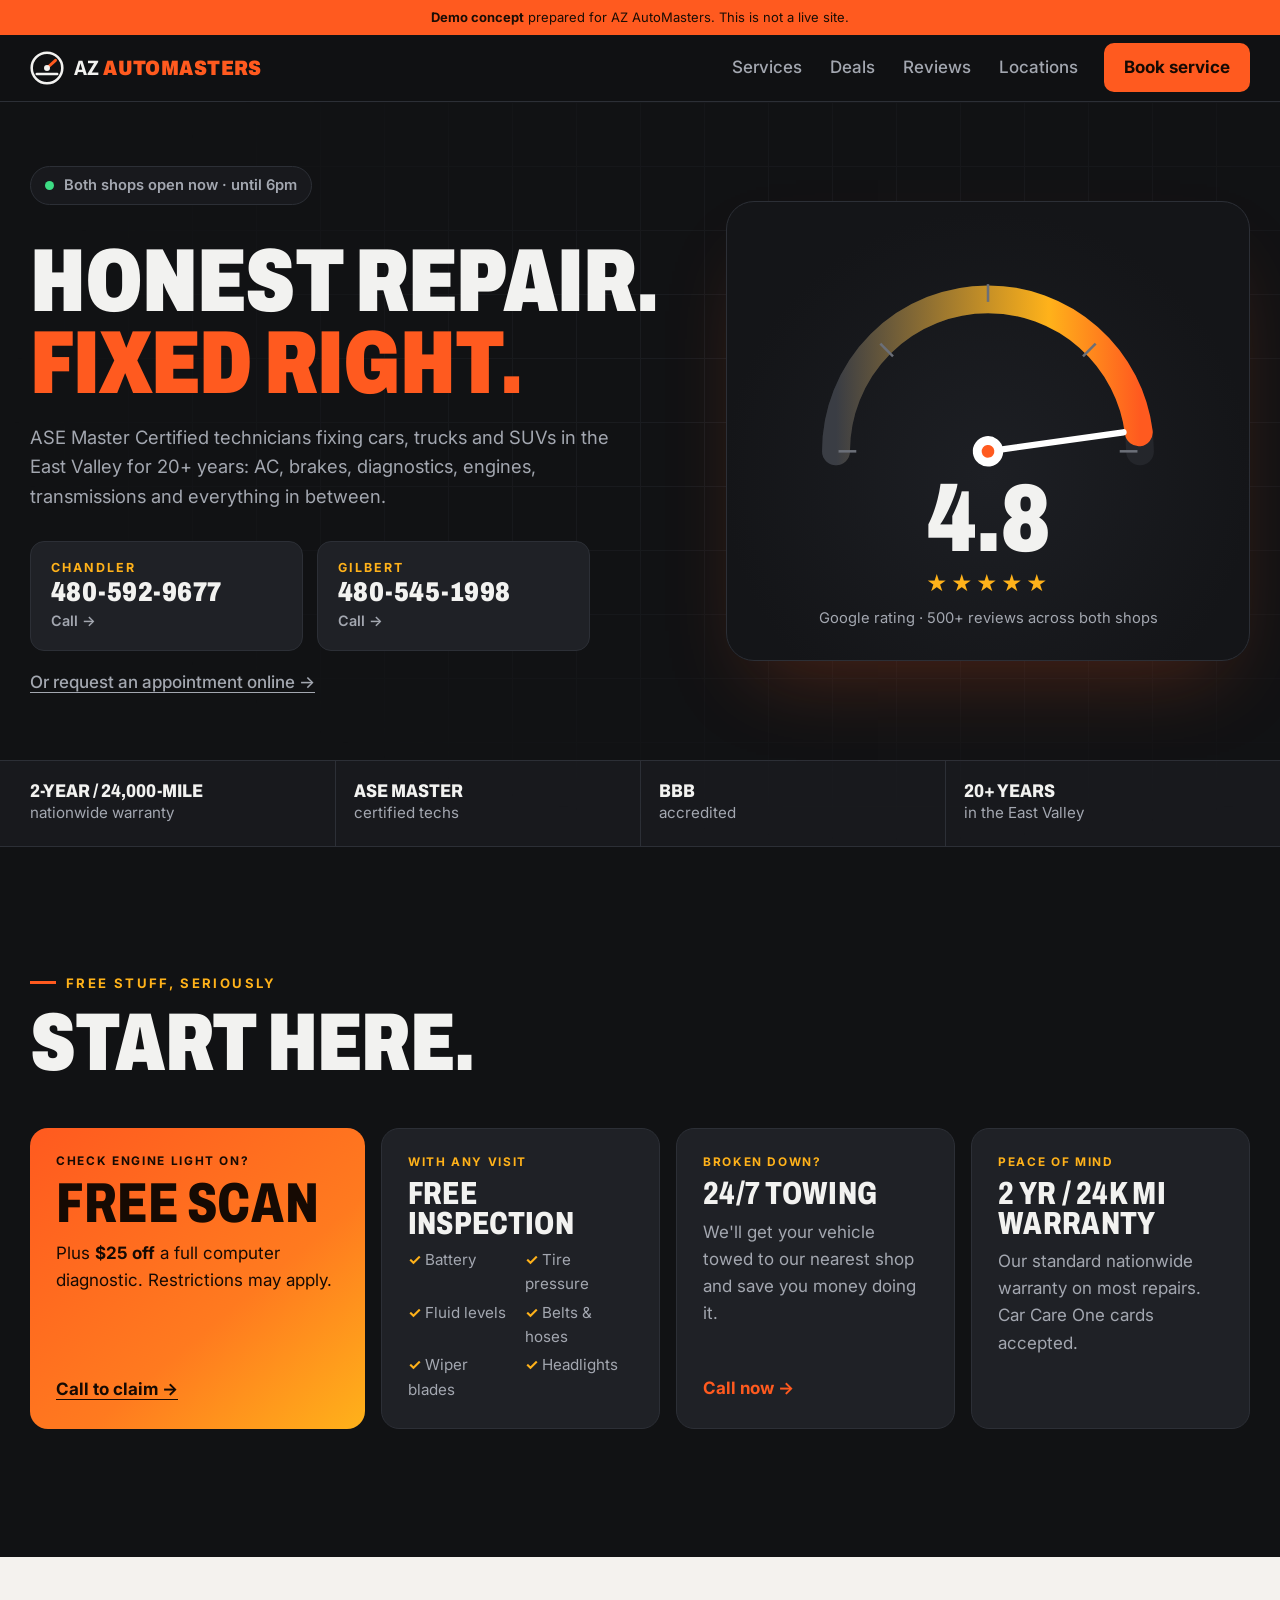
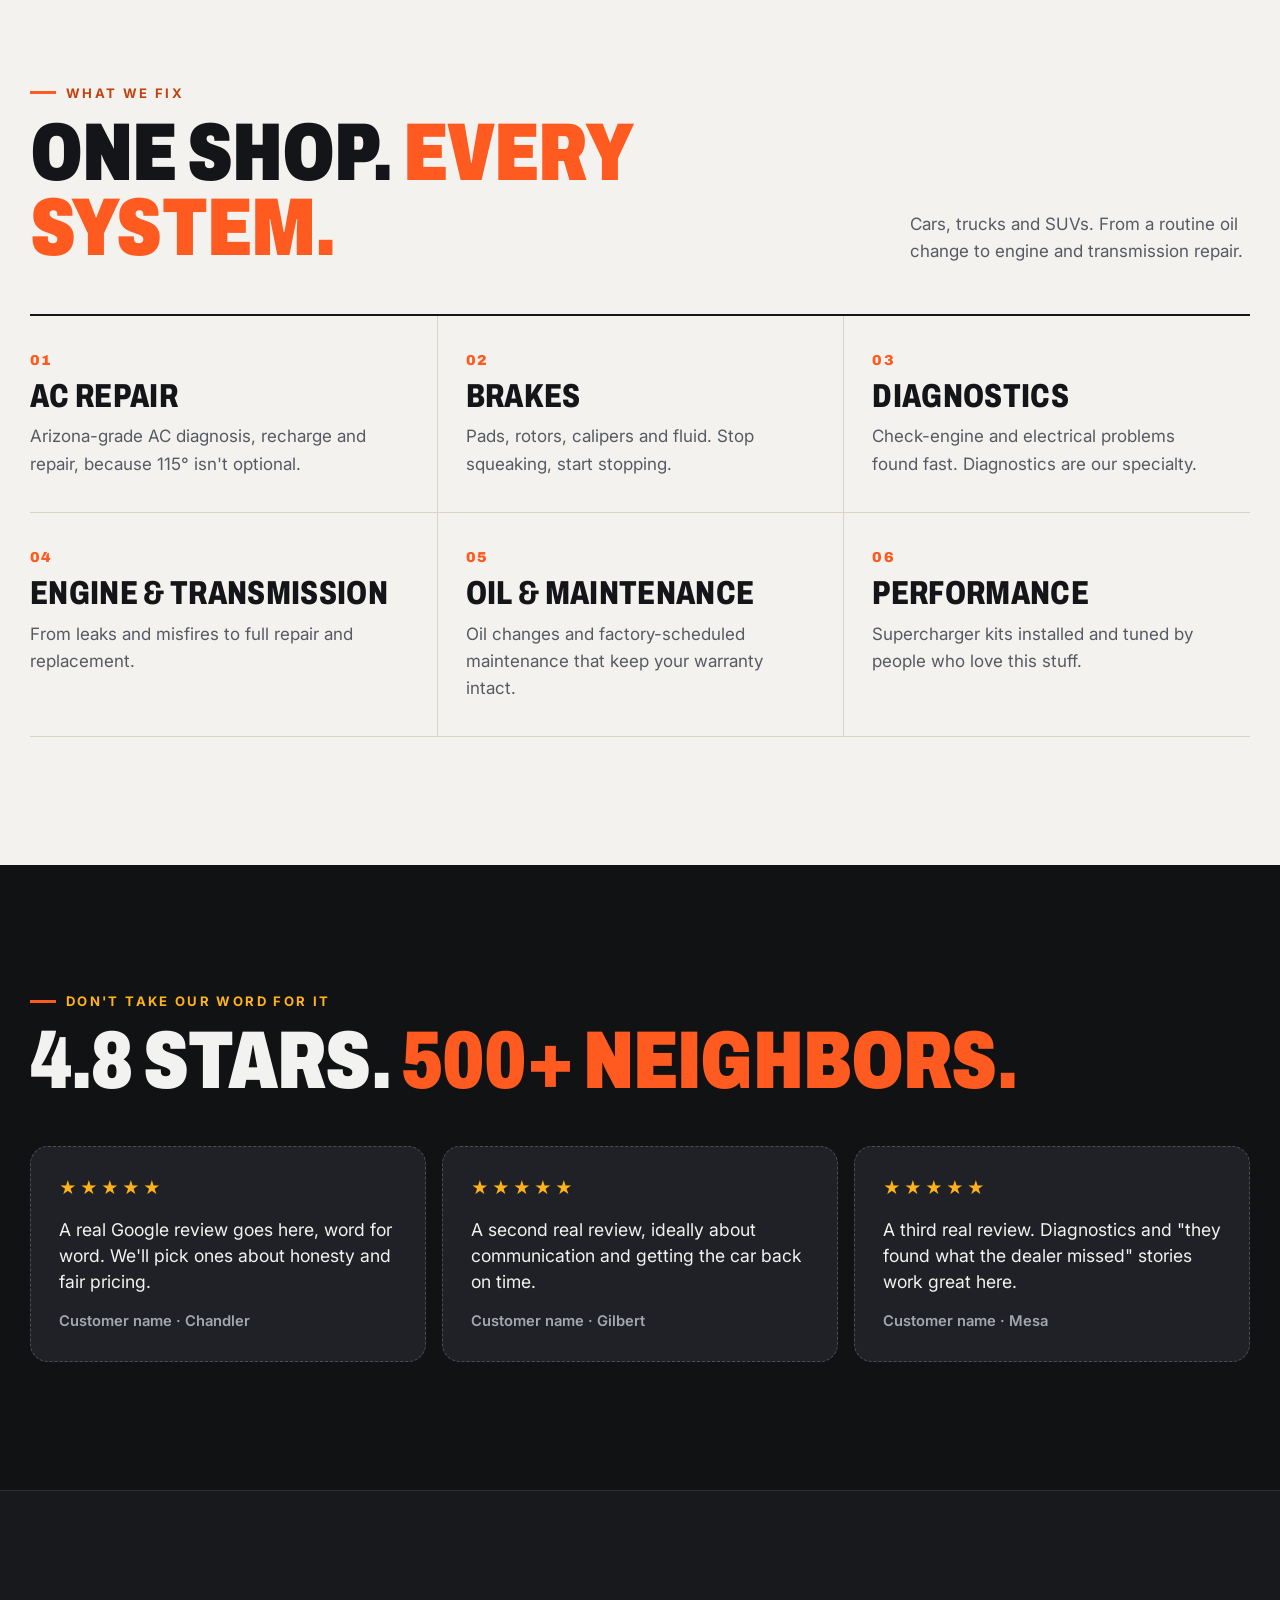
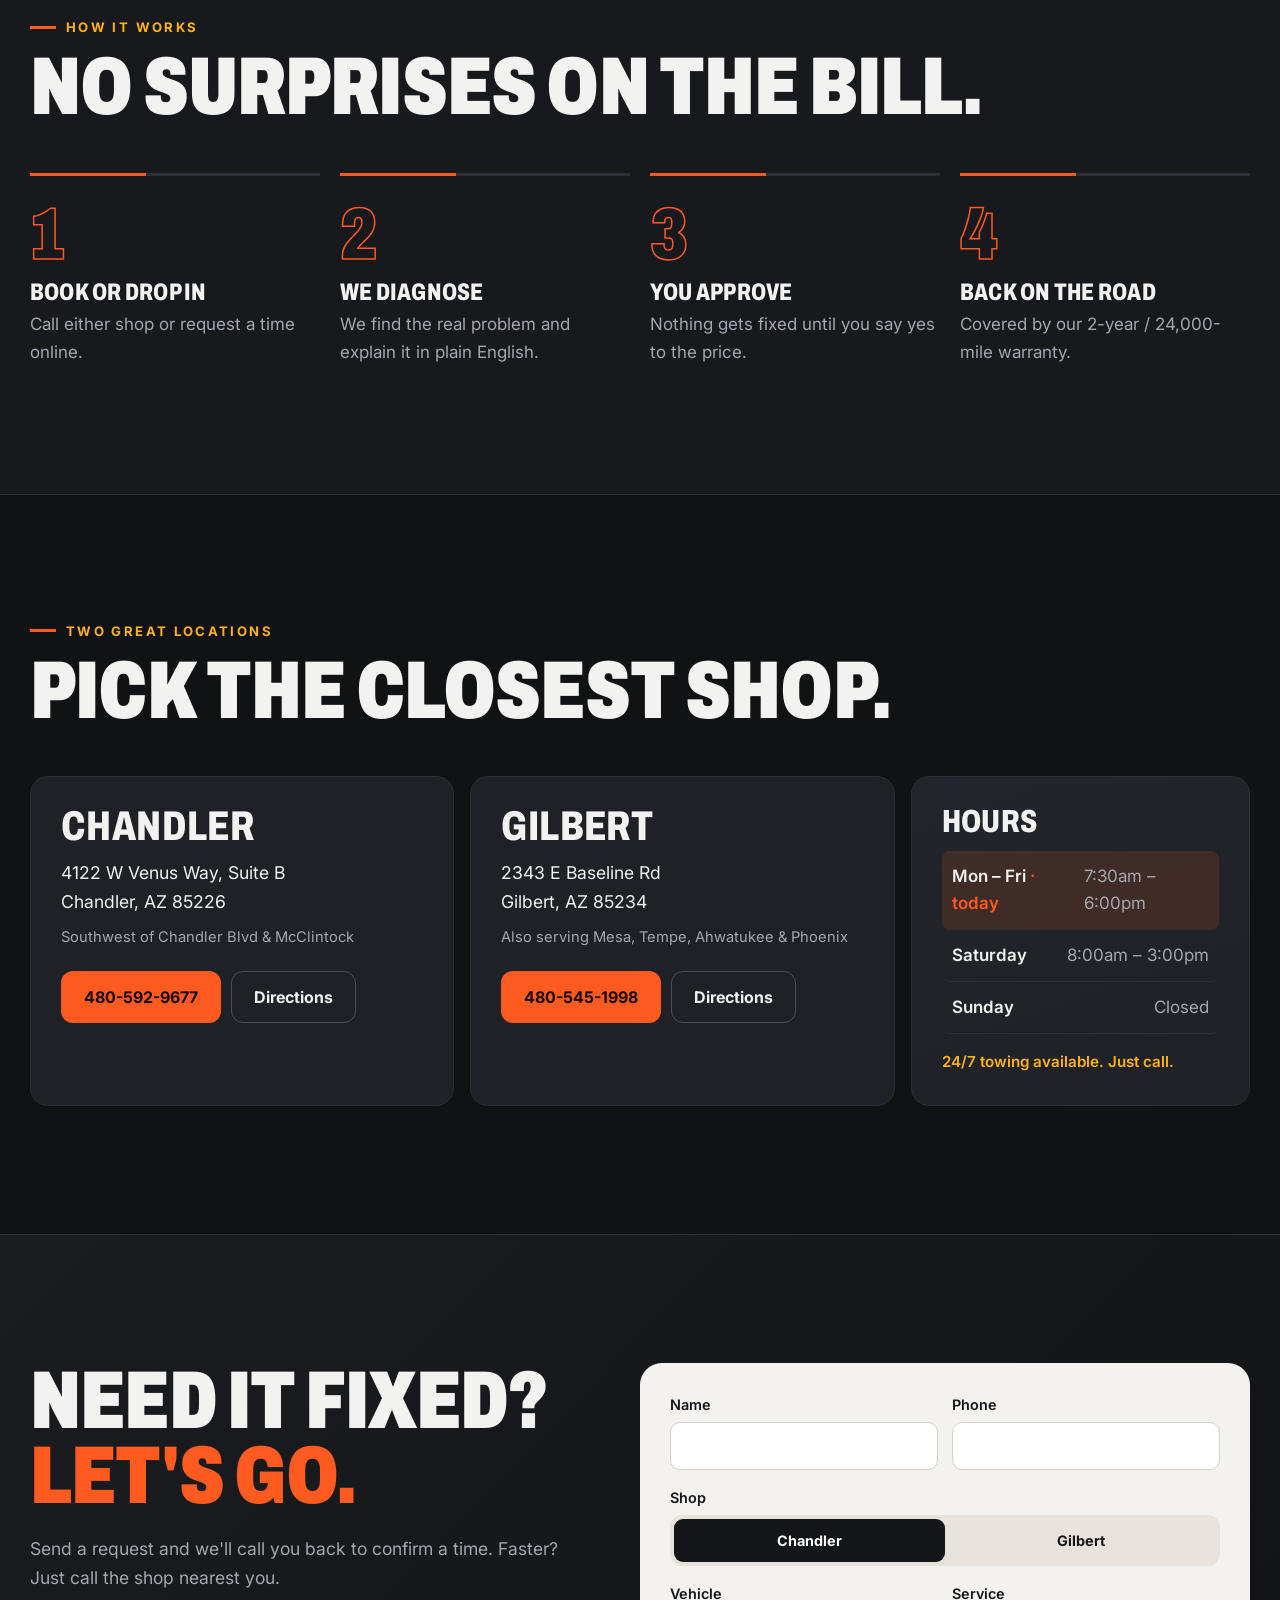
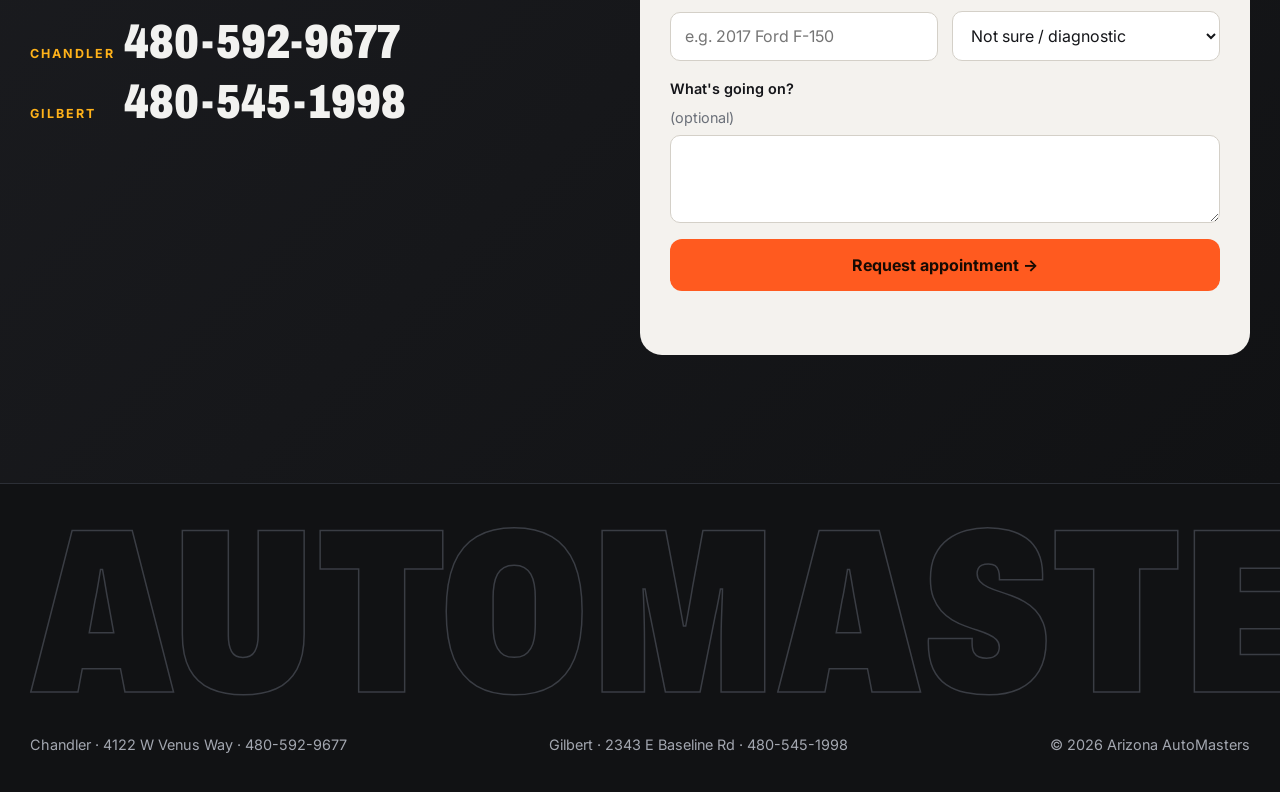
<file: demos/az-automasters/index.html>
<!doctype html>
<html lang="en">
<head>
  <meta charset="utf-8">
  <meta name="viewport" content="width=device-width, initial-scale=1">
  <!-- DEMO ONLY: remove the noindex line when this goes live on the client's domain -->
  <meta name="robots" content="noindex, nofollow">
  <title>AZ AutoMasters | Auto Repair in Chandler &amp; Gilbert, AZ</title>
  <meta name="description" content="ASE Master Certified auto repair in Chandler and Gilbert for 20+ years. AC, brakes, diagnostics, engine and transmission. 2-year/24,000-mile warranty. Free check-engine scan.">
  <meta name="theme-color" content="#111214">
  <link rel="icon" href="favicon.svg" type="image/svg+xml">
  <link rel="preconnect" href="https://fonts.googleapis.com">
  <link rel="preconnect" href="https://fonts.gstatic.com" crossorigin>
  <link href="https://fonts.googleapis.com/css2?family=Archivo:wdth,wght@62..125,500;62..125,700;62..125,800;62..125,900&family=Inter:wght@400;500;600&display=swap" rel="stylesheet">
  <link rel="stylesheet" href="styles.css">
  <script>document.documentElement.classList.add('js');</script>
  <script type="application/ld+json">
  [
    {"@context": "https://schema.org", "@type": "AutoRepair", "name": "AZ AutoMasters Chandler", "telephone": "+1-480-592-9677",
     "address": {"@type": "PostalAddress", "streetAddress": "4122 W Venus Way", "addressLocality": "Chandler", "addressRegion": "AZ", "postalCode": "85226", "addressCountry": "US"},
     "openingHours": ["Mo-Fr 07:30-18:00", "Sa 08:00-15:00"], "url": "https://www.azautomasters.com/"},
    {"@context": "https://schema.org", "@type": "AutoRepair", "name": "AZ AutoMasters Gilbert", "telephone": "+1-480-545-1998",
     "address": {"@type": "PostalAddress", "streetAddress": "2343 E Baseline Rd", "addressLocality": "Gilbert", "addressRegion": "AZ", "postalCode": "85234", "addressCountry": "US"},
     "openingHours": ["Mo-Fr 07:30-18:00", "Sa 08:00-15:00"], "url": "https://www.azautomasters.com/"}
  ]
  </script>
</head>
<body>

  <div class="demo-banner" role="note"><strong>Demo concept</strong> prepared for AZ AutoMasters. This is not a live site.</div>

  <header class="site-header">
    <div class="wrap header-inner">
      <a href="#top" class="logo" aria-label="AZ AutoMasters, home">
        <svg viewBox="0 0 40 40" aria-hidden="true"><circle cx="20" cy="20" r="18" fill="none" stroke="currentColor" stroke-width="3"/><path d="M20 20 L30 11" stroke="var(--hot)" stroke-width="3.5" stroke-linecap="round"/><circle cx="20" cy="20" r="3.5" fill="currentColor"/><path d="M8 27h24" stroke="currentColor" stroke-width="3" stroke-linecap="round"/></svg>
        <span>AZ <b>AutoMasters</b></span>
      </a>
      <nav class="nav" aria-label="Main">
        <a href="#services">Services</a>
        <a href="#deals">Deals</a>
        <a href="#reviews">Reviews</a>
        <a href="#locations">Locations</a>
      </nav>
      <a class="header-cta" href="#book">Book service</a>
    </div>
  </header>

  <main id="top">

    <!-- HERO -->
    <section class="hero">
      <div class="grid-bg" aria-hidden="true"></div>
      <div class="wrap hero-grid">
        <div class="hero-copy">
          <p class="eyebrow reveal"><span class="live"></span><span id="status-line">Chandler &amp; Gilbert · Open Mon–Sat</span></p>
          <h1 class="reveal">Honest repair.<br><span class="hot">Fixed right.</span></h1>
          <p class="lede reveal">ASE Master Certified technicians fixing cars, trucks and SUVs in the East Valley for 20+ years: AC, brakes, diagnostics, engines, transmissions and everything in between.</p>
          <div class="call-cards reveal">
            <a class="call-card" href="tel:+14805929677">
              <span class="cc-label">Chandler</span>
              <span class="cc-num">480-592-9677</span>
              <span class="cc-go" aria-hidden="true">Call →</span>
            </a>
            <a class="call-card" href="tel:+14805451998">
              <span class="cc-label">Gilbert</span>
              <span class="cc-num">480-545-1998</span>
              <span class="cc-go" aria-hidden="true">Call →</span>
            </a>
          </div>
          <a class="text-link reveal" href="#book">Or request an appointment online →</a>
        </div>

        <div class="gauge-wrap reveal" aria-label="Rated 4.8 out of 5 stars on Google">
          <svg class="gauge" viewBox="0 0 300 200" aria-hidden="true">
            <defs>
              <linearGradient id="arc" x1="0" x2="1"><stop offset="0" stop-color="#3a3d44"/><stop offset=".7" stop-color="#ffb21a"/><stop offset="1" stop-color="#ff5a1f"/></linearGradient>
            </defs>
            <path d="M30 170 A120 120 0 0 1 270 170" fill="none" stroke="#24262b" stroke-width="22" stroke-linecap="round"/>
            <path class="gauge-arc" d="M30 170 A120 120 0 0 1 270 170" fill="none" stroke="url(#arc)" stroke-width="22" stroke-linecap="round" pathLength="100"/>
            <g class="ticks" stroke="#6b6f78" stroke-width="2">
              <line x1="150" y1="38" x2="150" y2="52"/><line x1="65" y1="85" x2="75" y2="95"/><line x1="235" y1="85" x2="225" y2="95"/><line x1="32" y1="170" x2="46" y2="170"/><line x1="268" y1="170" x2="254" y2="170"/>
            </g>
            <g class="needle"><line x1="150" y1="170" x2="150" y2="62" stroke="#fff" stroke-width="5" stroke-linecap="round"/><circle cx="150" cy="170" r="12" fill="#fff"/><circle cx="150" cy="170" r="5" fill="#ff5a1f"/></g>
          </svg>
          <div class="gauge-read">
            <span class="g-num">4.8</span>
            <span class="g-stars" aria-hidden="true">★★★★★</span>
            <span class="g-sub">Google rating · 500+ reviews across both shops</span>
          </div>
        </div>
      </div>

      <div class="trust-strip">
        <div class="wrap trust-inner">
          <span><b>2-year / 24,000-mile</b> nationwide warranty</span>
          <span><b>ASE Master</b> certified techs</span>
          <span><b>BBB</b> accredited</span>
          <span><b>20+ years</b> in the East Valley</span>
        </div>
      </div>
    </section>

    <!-- DEALS -->
    <section id="deals" class="section deals">
      <div class="wrap">
        <div class="head reveal">
          <p class="kicker">Free stuff, seriously</p>
          <h2>Start here.</h2>
        </div>
        <div class="deal-grid">
          <article class="deal deal-hot reveal">
            <span class="deal-tag">Check engine light on?</span>
            <h3>Free scan</h3>
            <p>Plus <b>$25 off</b> a full computer diagnostic. Restrictions may apply.</p>
            <a href="tel:+14805929677">Call to claim →</a>
          </article>
          <article class="deal reveal">
            <span class="deal-tag">With any visit</span>
            <h3>Free inspection</h3>
            <ul><li>Battery</li><li>Tire pressure</li><li>Fluid levels</li><li>Belts &amp; hoses</li><li>Wiper blades</li><li>Headlights</li></ul>
          </article>
          <article class="deal reveal">
            <span class="deal-tag">Broken down?</span>
            <h3>24/7 towing</h3>
            <p>We'll get your vehicle towed to our nearest shop and save you money doing it.</p>
            <a href="tel:+14805451998">Call now →</a>
          </article>
          <article class="deal reveal">
            <span class="deal-tag">Peace of mind</span>
            <h3>2 yr / 24k mi warranty</h3>
            <p>Our standard nationwide warranty on most repairs. Car Care One cards accepted.</p>
          </article>
        </div>
      </div>
    </section>

    <!-- SERVICES -->
    <section id="services" class="section services">
      <div class="wrap">
        <div class="head head-row reveal">
          <div>
            <p class="kicker">What we fix</p>
            <h2>One shop. <span class="hot">Every system.</span></h2>
          </div>
          <p class="head-note">Cars, trucks and SUVs. From a routine oil change to engine and transmission repair.</p>
        </div>
        <div class="svc-grid">
          <article class="svc reveal"><span class="svc-n">01</span><h3>AC repair</h3><p>Arizona-grade AC diagnosis, recharge and repair, because 115° isn't optional.</p></article>
          <article class="svc reveal"><span class="svc-n">02</span><h3>Brakes</h3><p>Pads, rotors, calipers and fluid. Stop squeaking, start stopping.</p></article>
          <article class="svc reveal"><span class="svc-n">03</span><h3>Diagnostics</h3><p>Check-engine and electrical problems found fast. Diagnostics are our specialty.</p></article>
          <article class="svc reveal"><span class="svc-n">04</span><h3>Engine &amp; transmission</h3><p>From leaks and misfires to full repair and replacement.</p></article>
          <article class="svc reveal"><span class="svc-n">05</span><h3>Oil &amp; maintenance</h3><p>Oil changes and factory-scheduled maintenance that keep your warranty intact.</p></article>
          <article class="svc reveal"><span class="svc-n">06</span><h3>Performance</h3><p>Supercharger kits installed and tuned by people who love this stuff.</p></article>
        </div>
      </div>
    </section>

    <!-- REVIEWS -->
    <section id="reviews" class="section reviews">
      <div class="wrap">
        <div class="head reveal">
          <p class="kicker">Don't take our word for it</p>
          <h2>4.8 stars. <span class="hot">500+ neighbors.</span></h2>
        </div>
        <div class="rev-grid">
          <figure class="rev reveal"><span class="stars" aria-hidden="true">★★★★★</span><blockquote>A real Google review goes here, word for word. We'll pick ones about honesty and fair pricing.</blockquote><figcaption>Customer name · Chandler</figcaption></figure>
          <figure class="rev reveal"><span class="stars" aria-hidden="true">★★★★★</span><blockquote>A second real review, ideally about communication and getting the car back on time.</blockquote><figcaption>Customer name · Gilbert</figcaption></figure>
          <figure class="rev reveal"><span class="stars" aria-hidden="true">★★★★★</span><blockquote>A third real review. Diagnostics and "they found what the dealer missed" stories work great here.</blockquote><figcaption>Customer name · Mesa</figcaption></figure>
        </div>
      </div>
    </section>

    <!-- HOW -->
    <section class="section how">
      <div class="wrap">
        <div class="head reveal">
          <p class="kicker">How it works</p>
          <h2>No surprises on the bill.</h2>
        </div>
        <ol class="steps">
          <li class="reveal"><span>1</span><h3>Book or drop in</h3><p>Call either shop or request a time online.</p></li>
          <li class="reveal"><span>2</span><h3>We diagnose</h3><p>We find the real problem and explain it in plain English.</p></li>
          <li class="reveal"><span>3</span><h3>You approve</h3><p>Nothing gets fixed until you say yes to the price.</p></li>
          <li class="reveal"><span>4</span><h3>Back on the road</h3><p>Covered by our 2-year / 24,000-mile warranty.</p></li>
        </ol>
      </div>
    </section>

    <!-- LOCATIONS -->
    <section id="locations" class="section locations">
      <div class="wrap">
        <div class="head reveal">
          <p class="kicker">Two great locations</p>
          <h2>Pick the closest shop.</h2>
        </div>
        <div class="loc-grid">
          <article class="loc reveal">
            <h3>Chandler</h3>
            <address>4122 W Venus Way, Suite B<br>Chandler, AZ 85226</address>
            <p class="loc-note">Southwest of Chandler Blvd &amp; McClintock</p>
            <div class="loc-actions">
              <a class="btn btn-hot" href="tel:+14805929677">480-592-9677</a>
              <a class="btn btn-ghost" href="https://www.google.com/maps/search/?api=1&amp;query=4122+W+Venus+Way+Chandler+AZ+85226" target="_blank" rel="noopener">Directions</a>
            </div>
          </article>
          <article class="loc reveal">
            <h3>Gilbert</h3>
            <address>2343 E Baseline Rd<br>Gilbert, AZ 85234</address>
            <p class="loc-note">Also serving Mesa, Tempe, Ahwatukee &amp; Phoenix</p>
            <div class="loc-actions">
              <a class="btn btn-hot" href="tel:+14805451998">480-545-1998</a>
              <a class="btn btn-ghost" href="https://www.google.com/maps/search/?api=1&amp;query=2343+E+Baseline+Rd+Gilbert+AZ+85234" target="_blank" rel="noopener">Directions</a>
            </div>
          </article>
          <div class="hours reveal">
            <h3>Hours</h3>
            <dl>
              <div data-days="1,2,3,4,5"><dt>Mon – Fri</dt><dd>7:30am – 6:00pm</dd></div>
              <div data-days="6"><dt>Saturday</dt><dd>8:00am – 3:00pm</dd></div>
              <div data-days="0"><dt>Sunday</dt><dd>Closed</dd></div>
            </dl>
            <p class="hours-note">24/7 towing available. Just call.</p>
          </div>
        </div>
      </div>
    </section>

    <!-- BOOK -->
    <section id="book" class="section book">
      <div class="wrap book-grid">
        <div class="book-copy reveal">
          <h2>Need it fixed? <span class="hot">Let's go.</span></h2>
          <p>Send a request and we'll call you back to confirm a time. Faster? Just call the shop nearest you.</p>
          <div class="book-calls">
            <a href="tel:+14805929677"><small>Chandler</small>480-592-9677</a>
            <a href="tel:+14805451998"><small>Gilbert</small>480-545-1998</a>
          </div>
        </div>
        <form class="form reveal" id="book-form">
          <div class="row">
            <label>Name<input name="name" autocomplete="name" required></label>
            <label>Phone<input name="phone" type="tel" autocomplete="tel" required></label>
          </div>
          <fieldset>
            <legend>Shop</legend>
            <div class="seg">
              <label><input type="radio" name="shop" value="Chandler" checked><span>Chandler</span></label>
              <label><input type="radio" name="shop" value="Gilbert"><span>Gilbert</span></label>
            </div>
          </fieldset>
          <div class="row">
            <label>Vehicle<input name="vehicle" placeholder="e.g. 2017 Ford F-150"></label>
            <label>Service
              <select name="service"><option>Not sure / diagnostic</option><option>AC</option><option>Brakes</option><option>Check engine light</option><option>Oil change / maintenance</option><option>Engine / transmission</option><option>Performance</option></select>
            </label>
          </div>
          <label>What's going on? <span class="opt">(optional)</span><textarea name="message" rows="3"></textarea></label>
          <button class="btn btn-hot" type="submit">Request appointment →</button>
          <p class="form-note" id="form-note" role="status"></p>
        </form>
      </div>
    </section>

  </main>

  <footer class="footer">
    <div class="wrap">
      <p class="footer-mark" aria-hidden="true">AutoMasters</p>
      <div class="footer-row">
        <span>Chandler · 4122 W Venus Way · 480-592-9677</span>
        <span>Gilbert · 2343 E Baseline Rd · 480-545-1998</span>
        <span>© <span id="year">2026</span> Arizona AutoMasters</span>
      </div>
    </div>
  </footer>

  <div class="mobile-bar">
    <a href="tel:+14805929677">Call Chandler</a>
    <a href="tel:+14805451998">Call Gilbert</a>
  </div>

  <script src="script.js" defer></script>
</body>
</html>
</file>
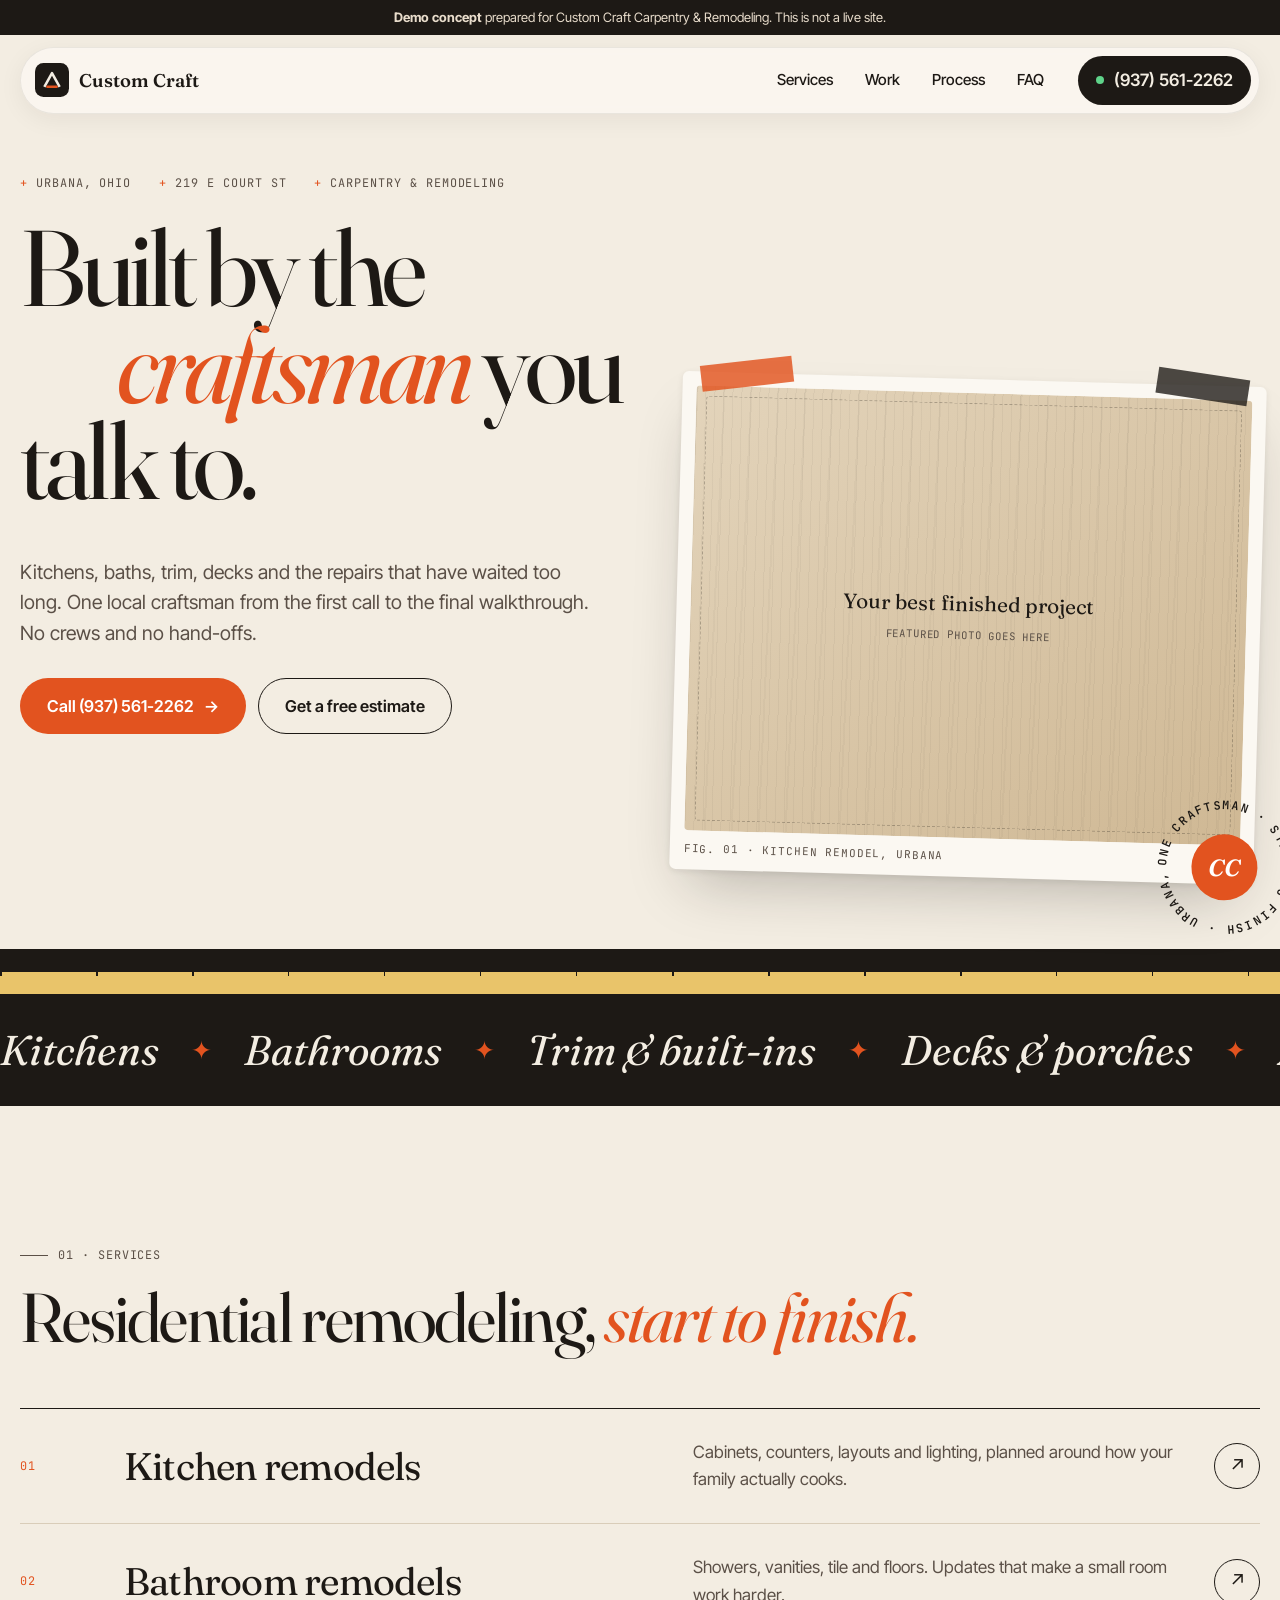
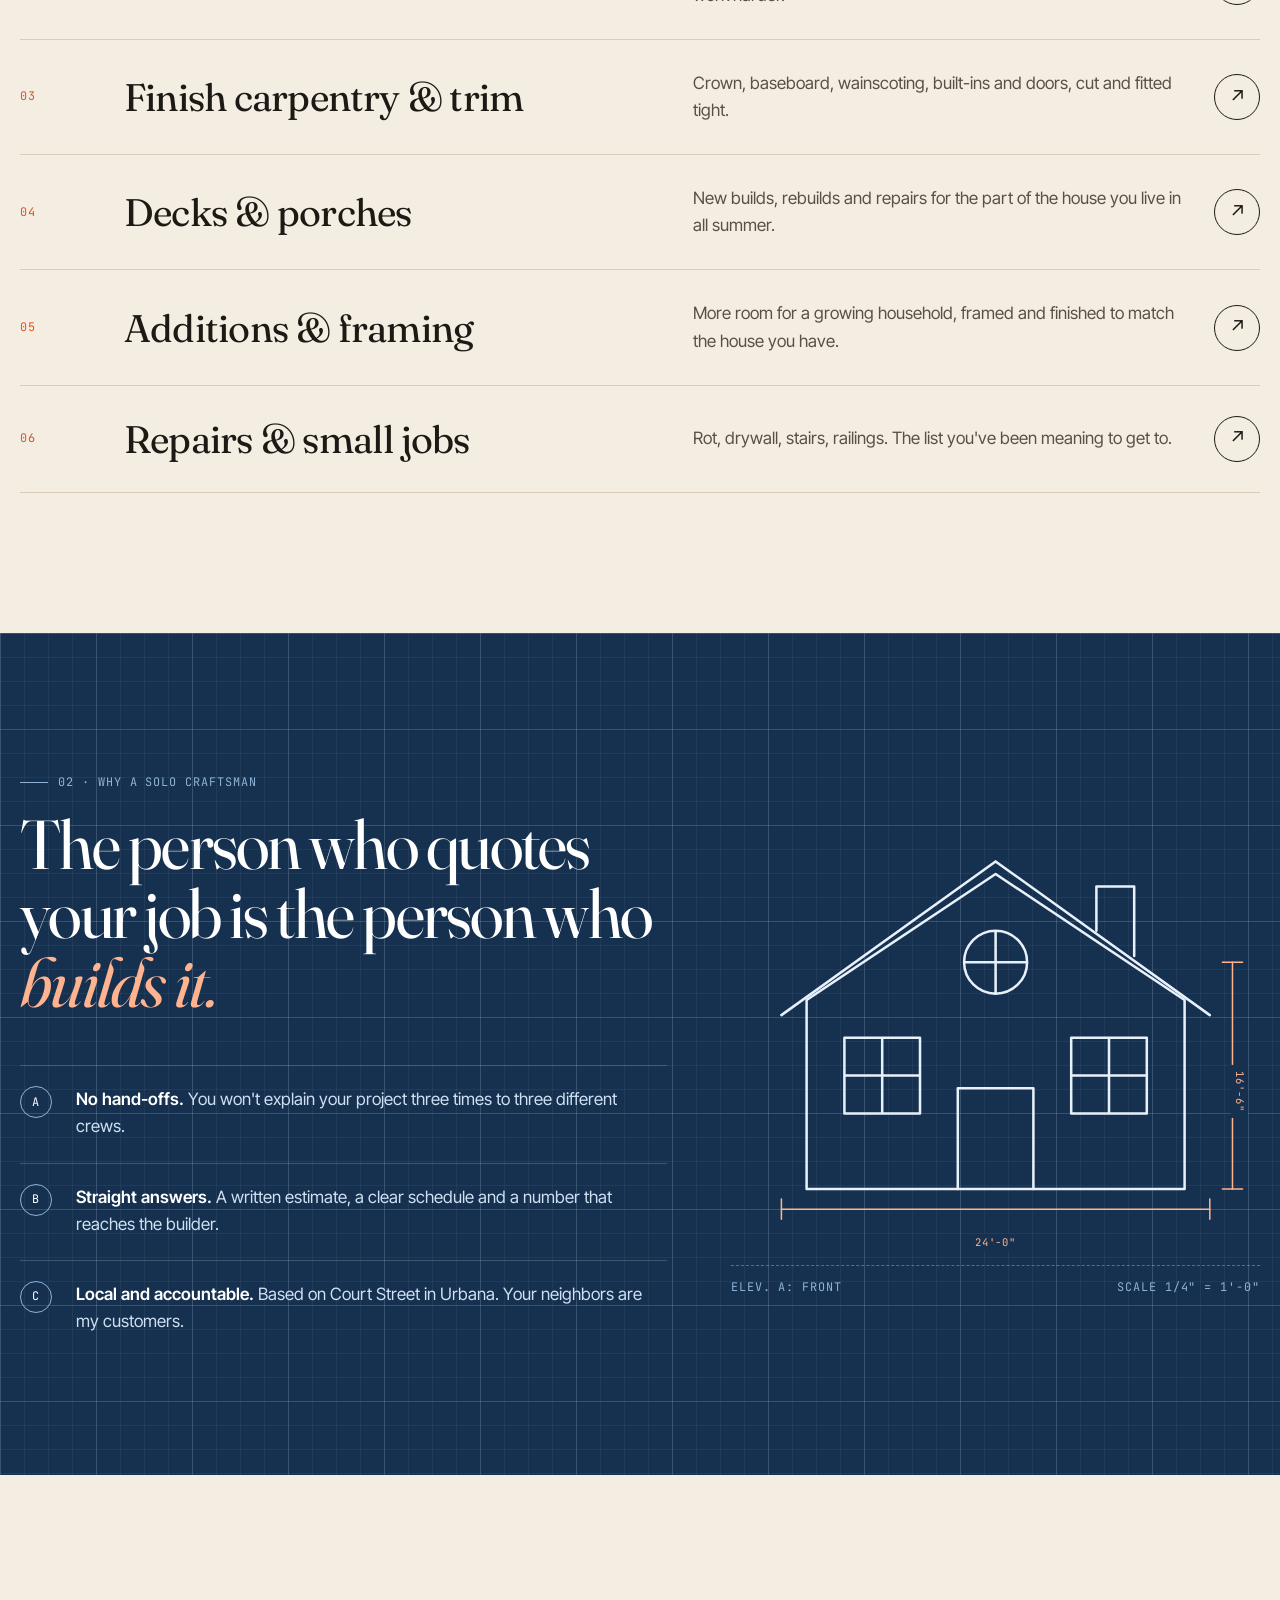
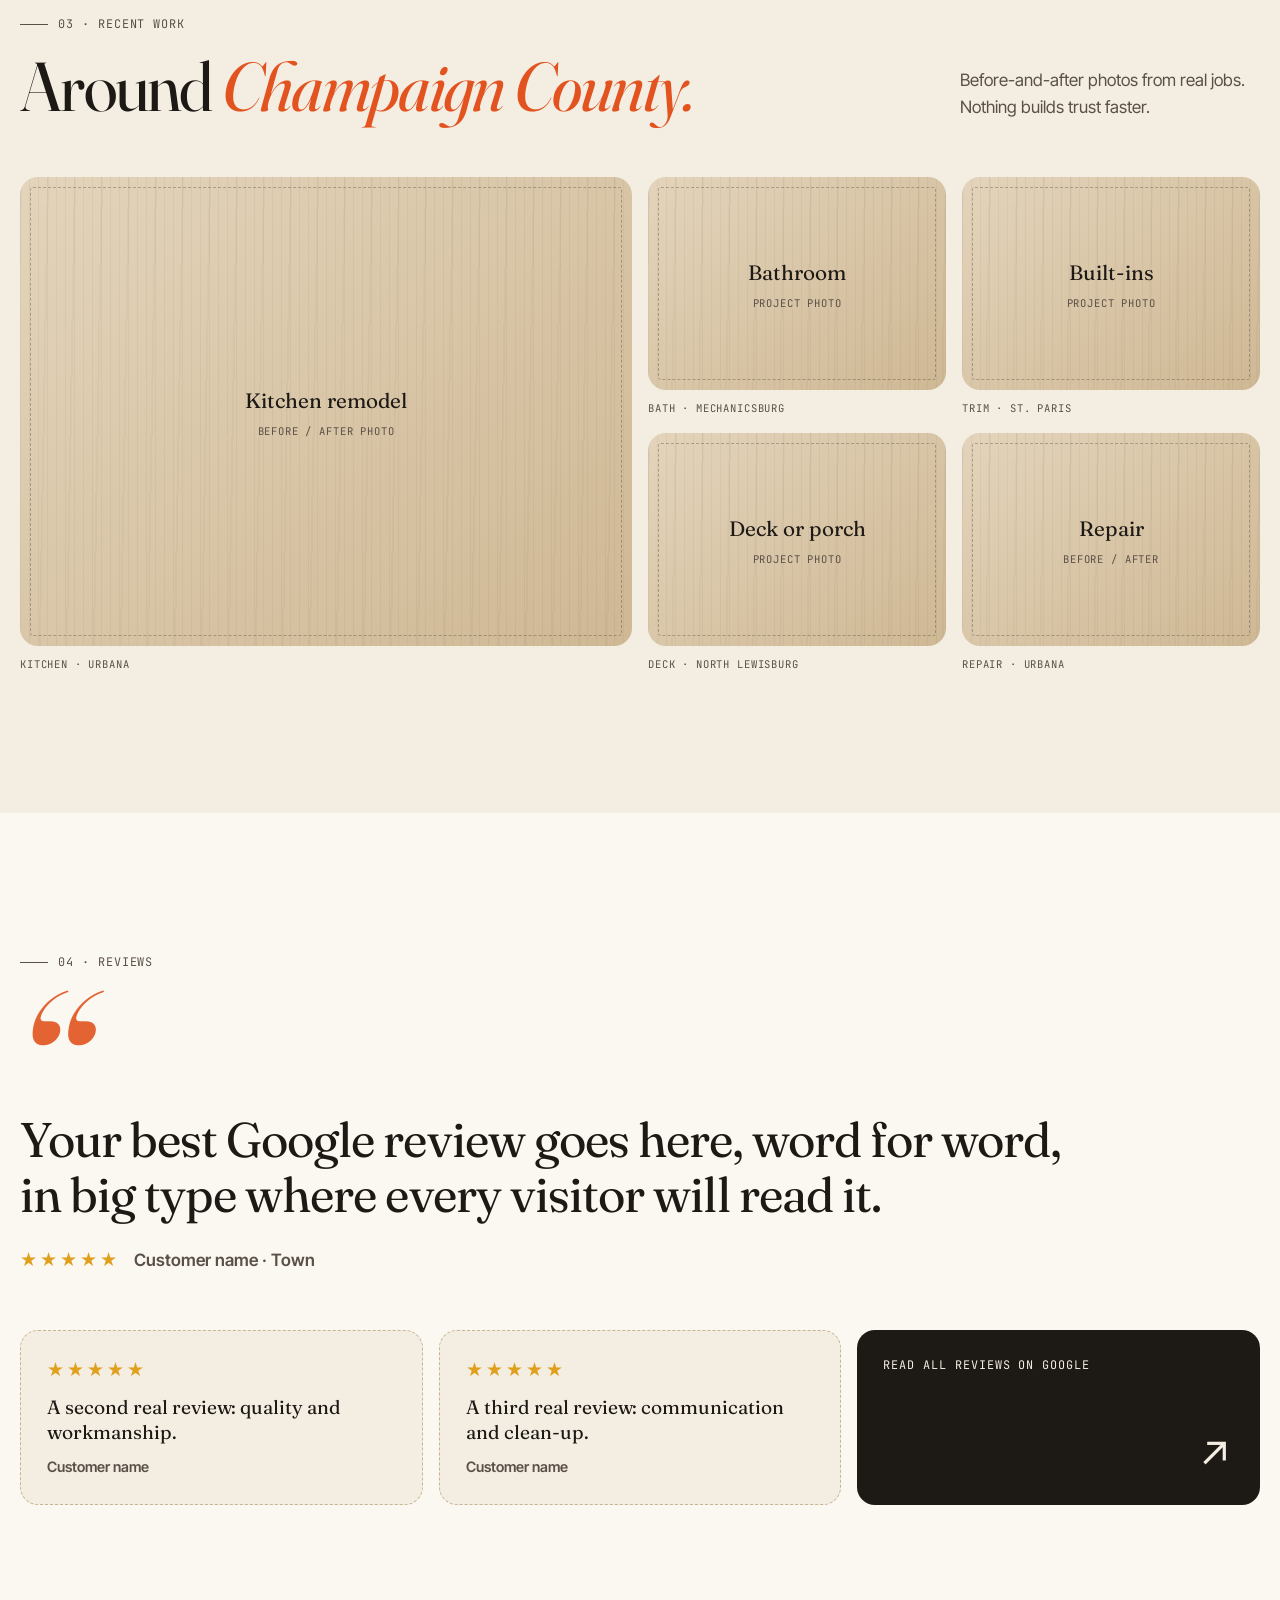
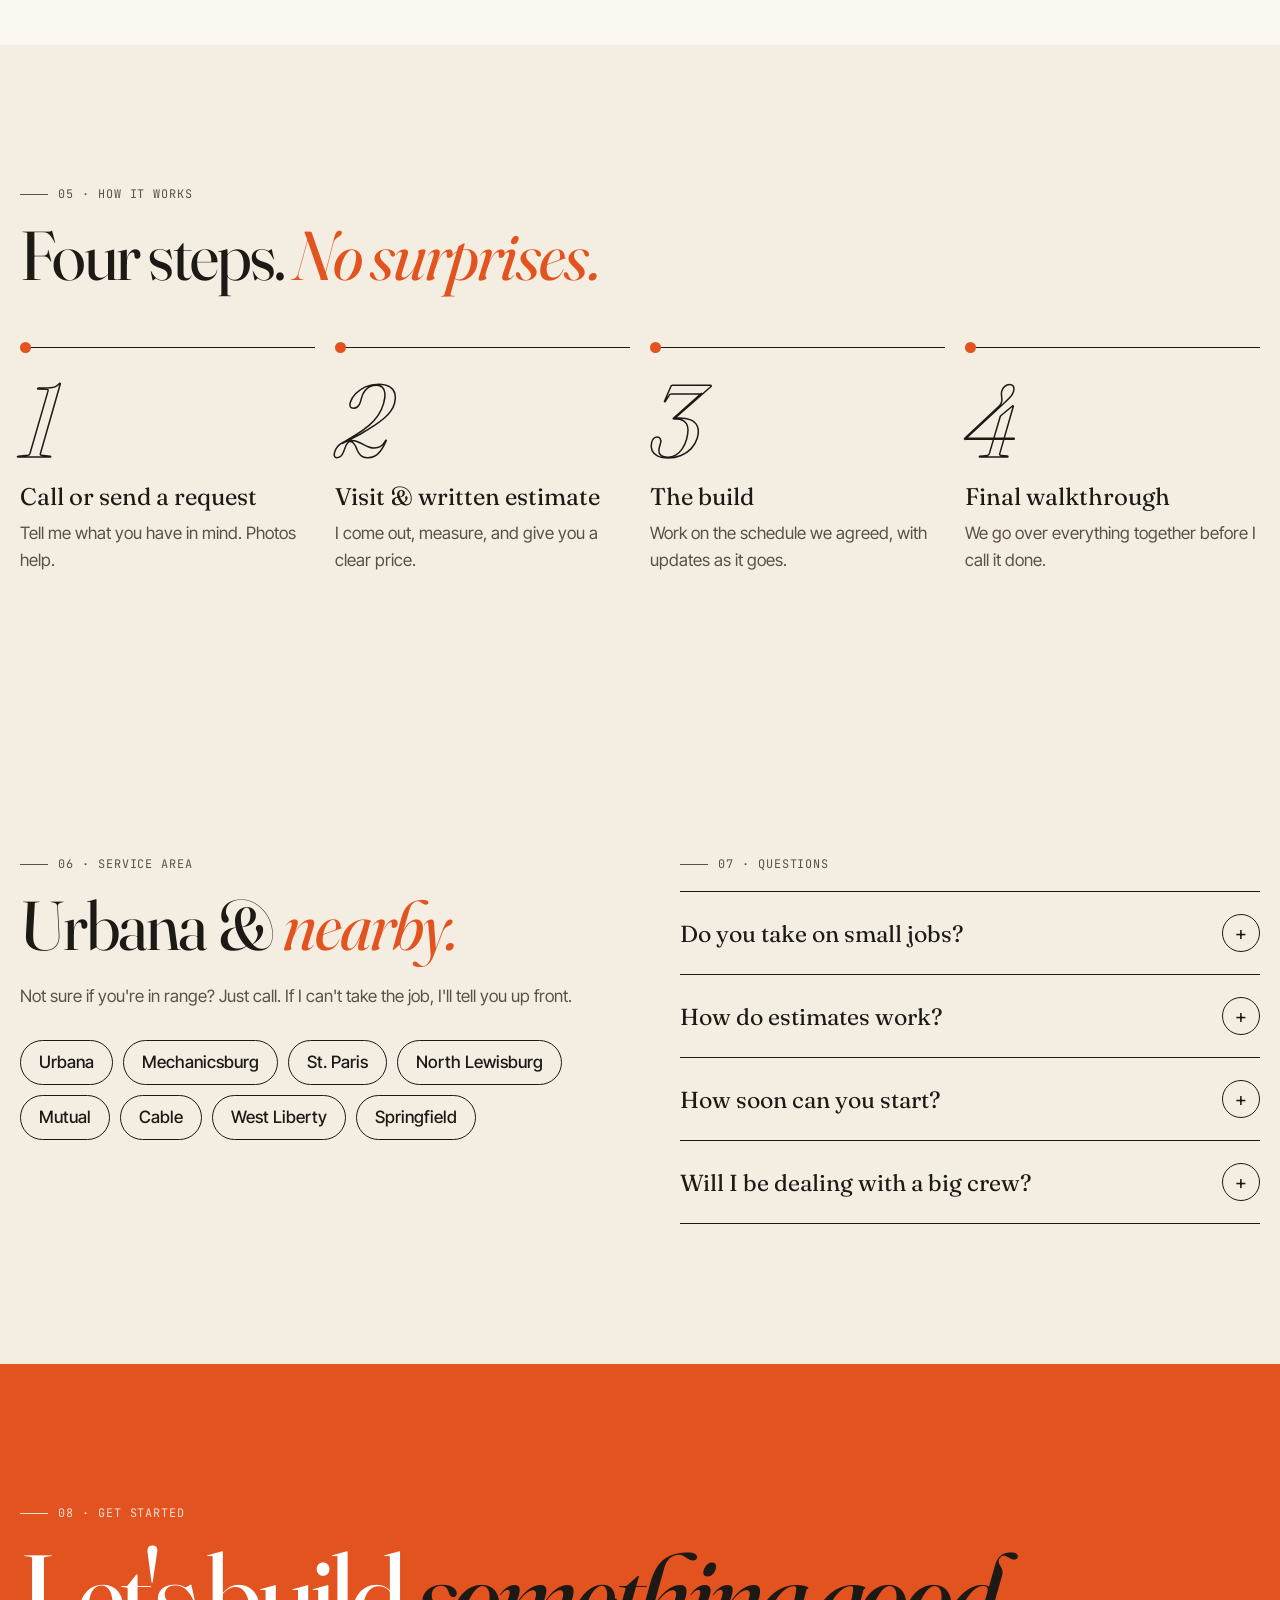
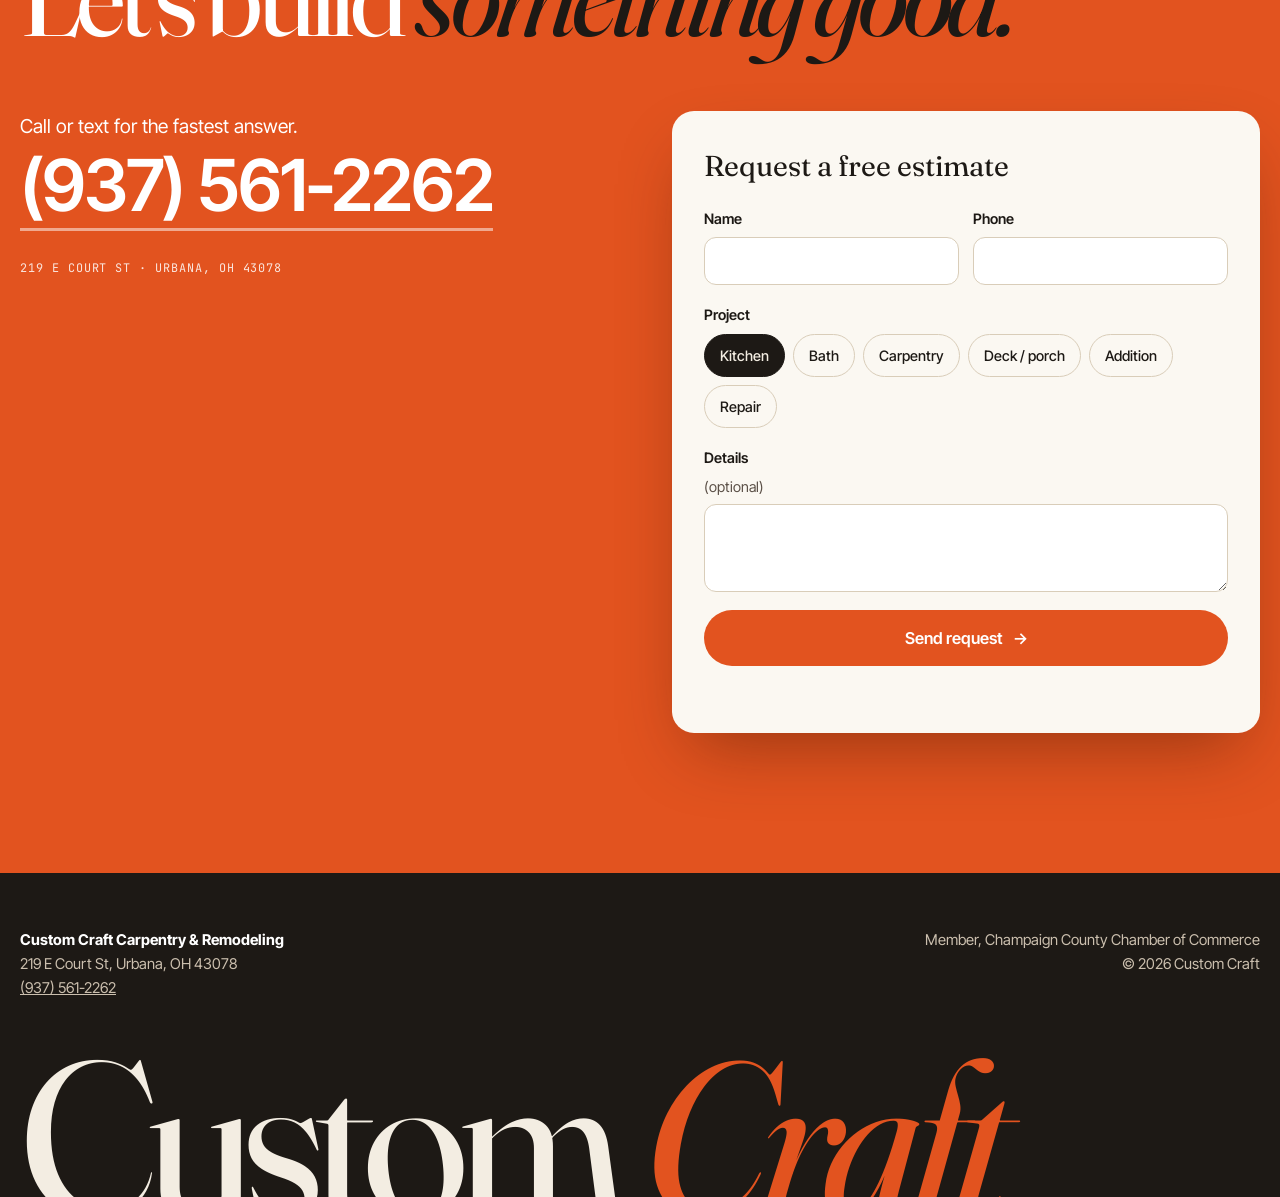
<file: demos/custom-craft/index.html>
<!doctype html>
<html lang="en">
<head>
  <meta charset="utf-8">
  <meta name="viewport" content="width=device-width, initial-scale=1">
  <!-- DEMO ONLY: remove the noindex line when this goes live on the client's domain -->
  <meta name="robots" content="noindex, nofollow">
  <title>Custom Craft Carpentry &amp; Remodeling | Urbana, OH</title>
  <meta name="description" content="Kitchen and bath remodels, finish carpentry, decks and repairs in Urbana and Champaign County, Ohio. Work directly with the craftsman. Call (937) 561-2262.">
  <meta name="theme-color" content="#f3ede2">
  <link rel="icon" href="favicon.svg" type="image/svg+xml">
  <link rel="preconnect" href="https://fonts.googleapis.com">
  <link rel="preconnect" href="https://fonts.gstatic.com" crossorigin>
  <link href="https://fonts.googleapis.com/css2?family=Fraunces:ital,opsz,wght@0,9..144,400;0,9..144,600;1,9..144,400;1,9..144,600&family=Inter+Tight:wght@400;500;600;700&family=JetBrains+Mono:wght@500&display=swap" rel="stylesheet">
  <link rel="stylesheet" href="styles.css">
  <script>document.documentElement.classList.add('js');</script>
  <script type="application/ld+json">
  {
    "@context": "https://schema.org",
    "@type": "HomeAndConstructionBusiness",
    "name": "Custom Craft Carpentry and Remodeling",
    "telephone": "+1-937-561-2262",
    "address": {"@type": "PostalAddress", "streetAddress": "219 E Court St", "addressLocality": "Urbana", "addressRegion": "OH", "postalCode": "43078", "addressCountry": "US"},
    "areaServed": ["Urbana", "Champaign County", "Mechanicsburg", "St. Paris", "North Lewisburg", "Mutual", "Cable", "West Liberty", "Springfield"],
    "url": "https://www.customcraftremodel.com/"
  }
  </script>
</head>
<body>

  <div class="demo-banner" role="note"><strong>Demo concept</strong> prepared for Custom Craft Carpentry &amp; Remodeling. This is not a live site.</div>

  <header class="site-header">
    <div class="wrap header-inner">
      <a href="#top" class="logo" aria-label="Custom Craft, home">
        <svg viewBox="0 0 40 40" aria-hidden="true"><rect width="40" height="40" rx="10" fill="var(--ink)"/><path d="M11 28 20 12l9 16" fill="none" stroke="var(--cream)" stroke-width="3" stroke-linejoin="round"/><path d="M14.5 28h11" stroke="var(--accent)" stroke-width="3" stroke-linecap="round"/></svg>
        <span>Custom Craft</span>
      </a>
      <nav class="nav" aria-label="Main">
        <a href="#services">Services</a>
        <a href="#work">Work</a>
        <a href="#process">Process</a>
        <a href="#faq">FAQ</a>
      </nav>
      <a class="pill-phone" href="tel:+19375612262">
        <span class="live-dot" aria-hidden="true"></span>
        <span class="pill-label">(937) 561-2262</span>
        <span class="pill-short">Call</span>
      </a>
    </div>
  </header>

  <main id="top">

    <!-- HERO -->
    <section class="hero">
      <div class="wrap">
        <p class="mono hero-meta reveal"><span>Urbana, Ohio</span><span>219 E Court St</span><span>Carpentry &amp; Remodeling</span></p>
        <h1 class="hero-title">
          <span class="line reveal">Built by the</span>
          <span class="line reveal"><em>craftsman</em> you</span>
          <span class="line reveal">talk to.</span>
        </h1>

        <div class="hero-grid">
          <div class="hero-copy reveal">
            <p class="lede">Kitchens, baths, trim, decks and the repairs that have waited too long. One local craftsman from the first call to the final walkthrough. No crews and no hand-offs.</p>
            <div class="actions">
              <a class="btn btn-accent" href="tel:+19375612262">Call (937) 561-2262 <span aria-hidden="true">→</span></a>
              <a class="btn btn-line" href="#estimate">Get a free estimate</a>
            </div>
          </div>

          <figure class="hero-frame reveal" aria-label="Placeholder for a featured project photo">
            <span class="tape tape-l" aria-hidden="true"></span><span class="tape tape-r" aria-hidden="true"></span>
            <div class="slot">
              <span class="slot-title">Your best finished project</span>
              <span class="mono slot-sub">Featured photo goes here</span>
            </div>
            <figcaption class="mono">Fig. 01 · Kitchen remodel, Urbana</figcaption>
            <div class="badge" aria-hidden="true">
              <svg viewBox="0 0 200 200">
                <defs><path id="circ" d="M100,100 m-78,0 a78,78 0 1,1 156,0 a78,78 0 1,1 -156,0"/></defs>
                <text><textPath href="#circ">ONE CRAFTSMAN · START TO FINISH · URBANA, OHIO · </textPath></text>
              </svg>
              <span class="badge-core">CC</span>
            </div>
          </figure>
        </div>
      </div>

      <div class="ruler" aria-hidden="true"><div class="ruler-track"></div></div>
    </section>

    <!-- MARQUEE -->
    <div class="marquee" aria-label="Services: kitchens, bathrooms, trim and built-ins, decks and porches, additions, repairs">
      <div class="marquee-track" aria-hidden="true">
        <span>Kitchens</span><i>✦</i><span>Bathrooms</span><i>✦</i><span>Trim &amp; built-ins</span><i>✦</i><span>Decks &amp; porches</span><i>✦</i><span>Additions</span><i>✦</i><span>Repairs</span><i>✦</i>
        <span>Kitchens</span><i>✦</i><span>Bathrooms</span><i>✦</i><span>Trim &amp; built-ins</span><i>✦</i><span>Decks &amp; porches</span><i>✦</i><span>Additions</span><i>✦</i><span>Repairs</span><i>✦</i>
      </div>
    </div>

    <!-- SERVICES -->
    <section id="services" class="section">
      <div class="wrap">
        <div class="head reveal">
          <p class="mono kicker">01 · Services</p>
          <h2>Residential remodeling, <em>start to finish.</em></h2>
        </div>
        <ol class="svc-list">
          <li class="svc reveal"><span class="mono svc-n">01</span><h3>Kitchen remodels</h3><p>Cabinets, counters, layouts and lighting, planned around how your family actually cooks.</p><span class="svc-arrow" aria-hidden="true">↗</span></li>
          <li class="svc reveal"><span class="mono svc-n">02</span><h3>Bathroom remodels</h3><p>Showers, vanities, tile and floors. Updates that make a small room work harder.</p><span class="svc-arrow" aria-hidden="true">↗</span></li>
          <li class="svc reveal"><span class="mono svc-n">03</span><h3>Finish carpentry &amp; trim</h3><p>Crown, baseboard, wainscoting, built-ins and doors, cut and fitted tight.</p><span class="svc-arrow" aria-hidden="true">↗</span></li>
          <li class="svc reveal"><span class="mono svc-n">04</span><h3>Decks &amp; porches</h3><p>New builds, rebuilds and repairs for the part of the house you live in all summer.</p><span class="svc-arrow" aria-hidden="true">↗</span></li>
          <li class="svc reveal"><span class="mono svc-n">05</span><h3>Additions &amp; framing</h3><p>More room for a growing household, framed and finished to match the house you have.</p><span class="svc-arrow" aria-hidden="true">↗</span></li>
          <li class="svc reveal"><span class="mono svc-n">06</span><h3>Repairs &amp; small jobs</h3><p>Rot, drywall, stairs, railings. The list you've been meaning to get to.</p><span class="svc-arrow" aria-hidden="true">↗</span></li>
        </ol>
      </div>
    </section>

    <!-- BLUEPRINT -->
    <section class="blueprint">
      <div class="wrap bp-grid">
        <div class="bp-copy">
          <p class="mono kicker reveal">02 · Why a solo craftsman</p>
          <h2 class="reveal">The person who quotes your job is the person who <em>builds it.</em></h2>
          <ul class="bp-points">
            <li class="reveal"><span class="mono">A</span><div><strong>No hand-offs.</strong> You won't explain your project three times to three different crews.</div></li>
            <li class="reveal"><span class="mono">B</span><div><strong>Straight answers.</strong> A written estimate, a clear schedule and a number that reaches the builder.</div></li>
            <li class="reveal"><span class="mono">C</span><div><strong>Local and accountable.</strong> Based on Court Street in Urbana. Your neighbors are my customers.</div></li>
          </ul>
        </div>
        <figure class="bp-drawing" aria-hidden="true">
          <svg viewBox="0 0 420 340" class="draw">
            <g class="dim">
              <path d="M40 316 H380"/><path d="M40 308 v16 M380 308 v16"/>
              <path d="M398 120 V300"/><path d="M390 120 h16 M390 300 h16"/>
            </g>
            <g class="house">
              <path d="M60 300 V150 L210 50 L360 150 V300 Z"/>
              <path d="M40 162 L210 40 L380 162"/>
              <path d="M180 300 V220 H240 V300"/>
              <path d="M90 180 H150 V240 H90 Z M120 180 V240 M90 210 H150"/>
              <path d="M270 180 H330 V240 H270 Z M300 180 V240 M270 210 H330"/>
              <path d="M185 120 a25 25 0 1 1 50 0 a25 25 0 1 1 -50 0 M210 95 V145 M185 120 H235"/>
              <path d="M290 95 V60 H320 V115"/>
            </g>
          </svg>
          <figcaption class="mono"><span>Elev. A: Front</span><span>Scale 1/4" = 1'-0"</span></figcaption>
          <span class="mono dim-label dim-w">24'-0"</span>
          <span class="mono dim-label dim-h">16'-6"</span>
        </figure>
      </div>
    </section>

    <!-- WORK -->
    <section id="work" class="section">
      <div class="wrap">
        <div class="head head-row reveal">
          <div>
            <p class="mono kicker">03 · Recent work</p>
            <h2>Around <em>Champaign County.</em></h2>
          </div>
          <p class="head-note">Before-and-after photos from real jobs. Nothing builds trust faster.</p>
        </div>
        <div class="bento">
          <figure class="tile t-big reveal"><div class="slot"><span class="slot-title">Kitchen remodel</span><span class="mono slot-sub">Before / after photo</span></div><figcaption class="mono">Kitchen · Urbana</figcaption></figure>
          <figure class="tile reveal"><div class="slot"><span class="slot-title">Bathroom</span><span class="mono slot-sub">Project photo</span></div><figcaption class="mono">Bath · Mechanicsburg</figcaption></figure>
          <figure class="tile reveal"><div class="slot"><span class="slot-title">Built-ins</span><span class="mono slot-sub">Project photo</span></div><figcaption class="mono">Trim · St. Paris</figcaption></figure>
          <figure class="tile reveal"><div class="slot"><span class="slot-title">Deck or porch</span><span class="mono slot-sub">Project photo</span></div><figcaption class="mono">Deck · North Lewisburg</figcaption></figure>
          <figure class="tile reveal"><div class="slot"><span class="slot-title">Repair</span><span class="mono slot-sub">Before / after</span></div><figcaption class="mono">Repair · Urbana</figcaption></figure>
        </div>
      </div>
    </section>

    <!-- REVIEWS -->
    <section class="section reviews-sec">
      <div class="wrap">
        <p class="mono kicker reveal">04 · Reviews</p>
        <figure class="big-quote reveal">
          <span class="qmark" aria-hidden="true">“</span>
          <blockquote>Your best Google review goes here, word for word, in big type where every visitor will read it.</blockquote>
          <figcaption><span class="stars" aria-hidden="true">★★★★★</span> Customer name · Town</figcaption>
        </figure>
        <div class="mini-reviews">
          <figure class="mini reveal"><span class="stars" aria-hidden="true">★★★★★</span><blockquote>A second real review: quality and workmanship.</blockquote><figcaption>Customer name</figcaption></figure>
          <figure class="mini reveal"><span class="stars" aria-hidden="true">★★★★★</span><blockquote>A third real review: communication and clean-up.</blockquote><figcaption>Customer name</figcaption></figure>
          <a class="mini mini-link reveal" href="#"><span class="mono">Read all reviews on Google</span><span class="arrow" aria-hidden="true">↗</span></a>
        </div>
      </div>
    </section>

    <!-- PROCESS -->
    <section id="process" class="section process">
      <div class="wrap">
        <div class="head reveal">
          <p class="mono kicker">05 · How it works</p>
          <h2>Four steps. <em>No surprises.</em></h2>
        </div>
        <ol class="steps">
          <li class="reveal"><span class="step-n">1</span><h3>Call or send a request</h3><p>Tell me what you have in mind. Photos help.</p></li>
          <li class="reveal"><span class="step-n">2</span><h3>Visit &amp; written estimate</h3><p>I come out, measure, and give you a clear price.</p></li>
          <li class="reveal"><span class="step-n">3</span><h3>The build</h3><p>Work on the schedule we agreed, with updates as it goes.</p></li>
          <li class="reveal"><span class="step-n">4</span><h3>Final walkthrough</h3><p>We go over everything together before I call it done.</p></li>
        </ol>
      </div>
    </section>

    <!-- AREA + FAQ -->
    <section id="faq" class="section">
      <div class="wrap two-col">
        <div class="reveal">
          <p class="mono kicker">06 · Service area</p>
          <h2>Urbana &amp; <em>nearby.</em></h2>
          <p class="muted">Not sure if you're in range? Just call. If I can't take the job, I'll tell you up front.</p>
          <ul class="chips">
            <li>Urbana</li><li>Mechanicsburg</li><li>St. Paris</li><li>North Lewisburg</li><li>Mutual</li><li>Cable</li><li>West Liberty</li><li>Springfield</li>
          </ul>
        </div>
        <div class="faq reveal">
          <p class="mono kicker">07 · Questions</p>
          <details><summary>Do you take on small jobs?</summary><p>Yes. Repairs and small carpentry jobs are welcome. Call and describe the job, and I'll tell you honestly whether it's a fit.</p></details>
          <details><summary>How do estimates work?</summary><p>I visit, look at the space and talk through what you want. Then you get a written estimate before any work starts.</p></details>
          <details><summary>How soon can you start?</summary><p>It depends on the season and the size of the job. Call for the current schedule and you'll get a realistic date, not a guess.</p></details>
          <details><summary>Will I be dealing with a big crew?</summary><p>No. Custom Craft is a solo operation, so you work with the same person from estimate to walkthrough.</p></details>
        </div>
      </div>
    </section>

    <!-- CTA -->
    <section id="estimate" class="cta">
      <div class="wrap">
        <p class="mono kicker reveal">08 · Get started</p>
        <h2 class="cta-title reveal">Let's build <em>something good.</em></h2>
        <div class="cta-grid">
          <div class="cta-call reveal">
            <p>Call or text for the fastest answer.</p>
            <a class="big-phone" href="tel:+19375612262">(937) 561&#8209;2262</a>
            <address class="mono">219 E Court St · Urbana, OH 43078</address>
          </div>
          <form class="form reveal" id="estimate-form">
            <h3>Request a free estimate</h3>
            <div class="row">
              <label>Name<input name="name" autocomplete="name" required></label>
              <label>Phone<input name="phone" type="tel" autocomplete="tel" required></label>
            </div>
            <fieldset>
              <legend>Project</legend>
              <div class="choice">
                <label><input type="radio" name="type" value="Kitchen" checked><span>Kitchen</span></label>
                <label><input type="radio" name="type" value="Bath"><span>Bath</span></label>
                <label><input type="radio" name="type" value="Carpentry"><span>Carpentry</span></label>
                <label><input type="radio" name="type" value="Deck"><span>Deck / porch</span></label>
                <label><input type="radio" name="type" value="Addition"><span>Addition</span></label>
                <label><input type="radio" name="type" value="Repair"><span>Repair</span></label>
              </div>
            </fieldset>
            <label>Details <span class="opt">(optional)</span><textarea name="message" rows="3"></textarea></label>
            <button class="btn btn-accent" type="submit">Send request <span aria-hidden="true">→</span></button>
            <p class="form-note" id="form-note" role="status"></p>
          </form>
        </div>
      </div>
    </section>

  </main>

  <footer class="footer">
    <div class="wrap">
      <div class="footer-top">
        <div><strong>Custom Craft Carpentry &amp; Remodeling</strong><br>219 E Court St, Urbana, OH 43078<br><a href="tel:+19375612262">(937) 561-2262</a></div>
        <div class="footer-meta">Member, Champaign County Chamber of Commerce<br>© <span id="year">2026</span> Custom Craft</div>
      </div>
      <p class="footer-mark" aria-hidden="true">Custom <em>Craft</em></p>
    </div>
  </footer>

  <div class="mobile-bar">
    <a href="tel:+19375612262" class="mb-call">Call now</a>
    <a href="#estimate" class="mb-est">Free estimate</a>
  </div>

  <script src="script.js" defer></script>
</body>
</html>
</file>
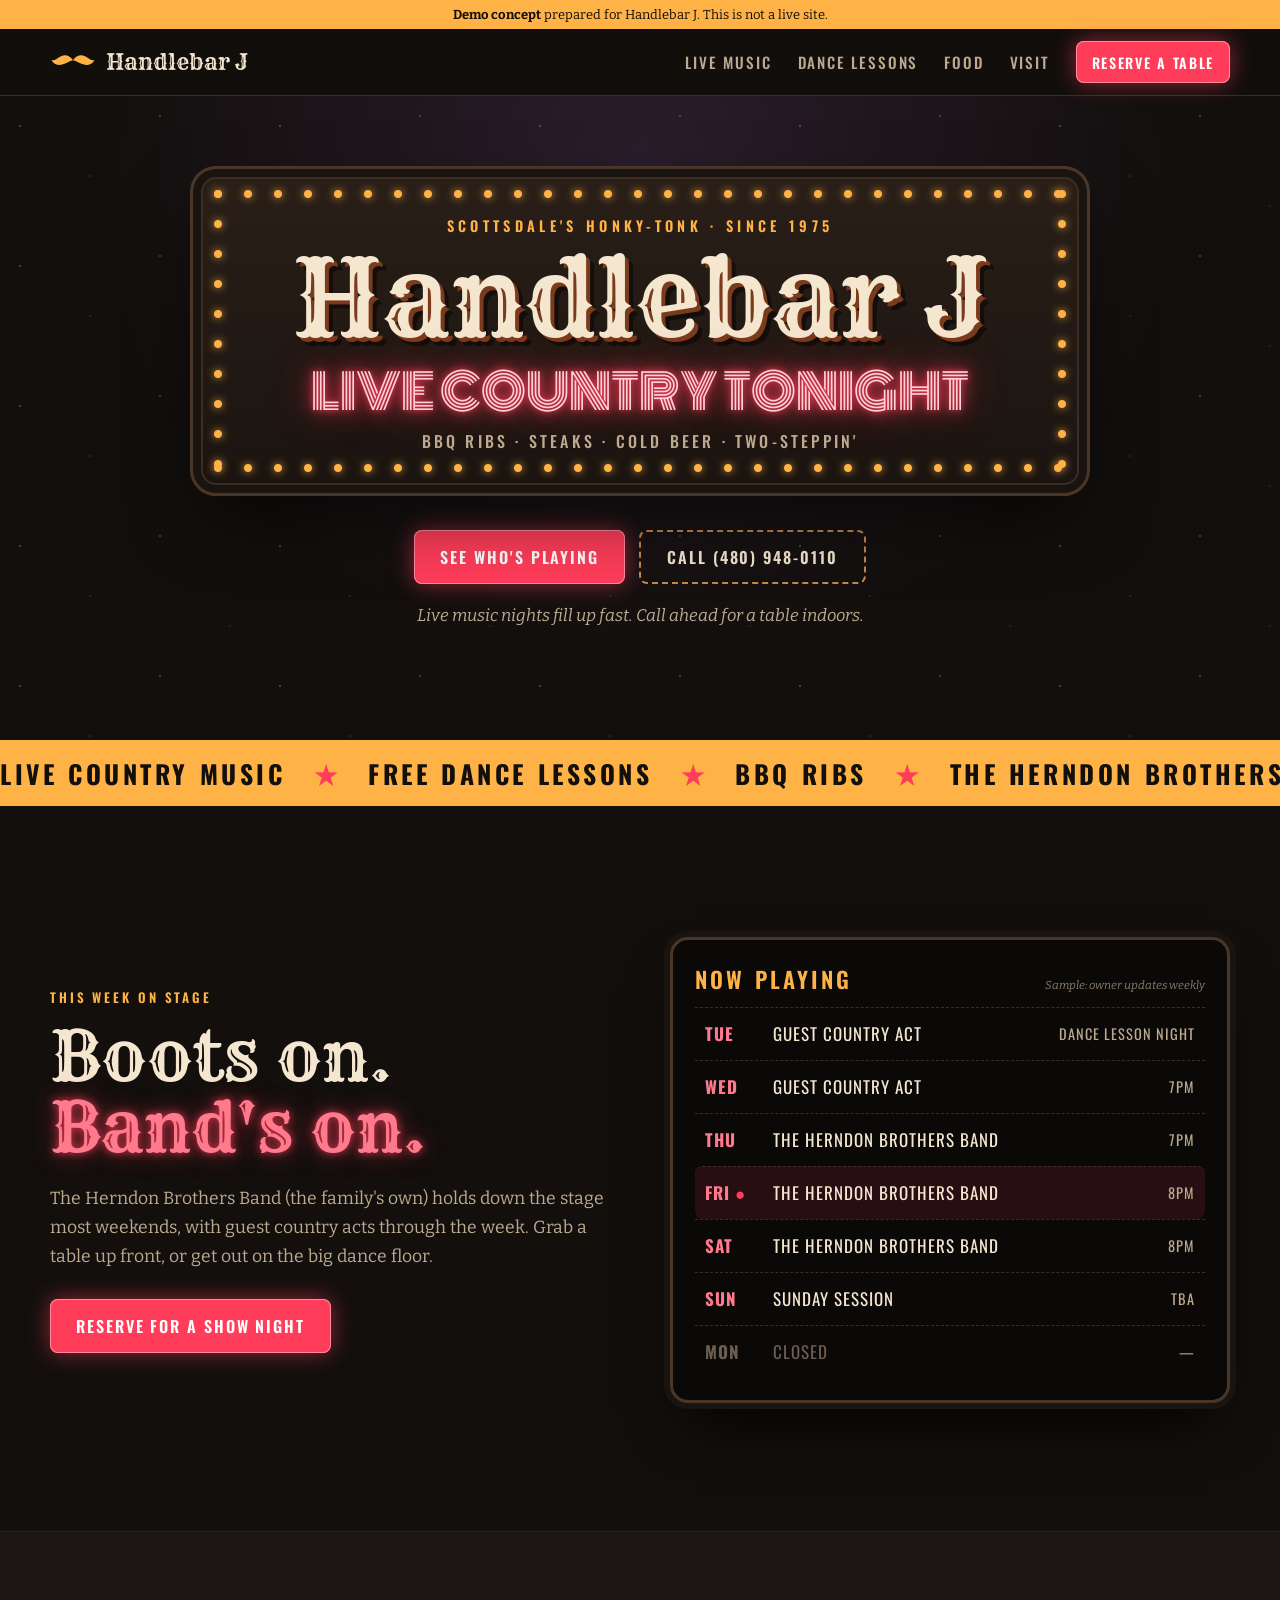
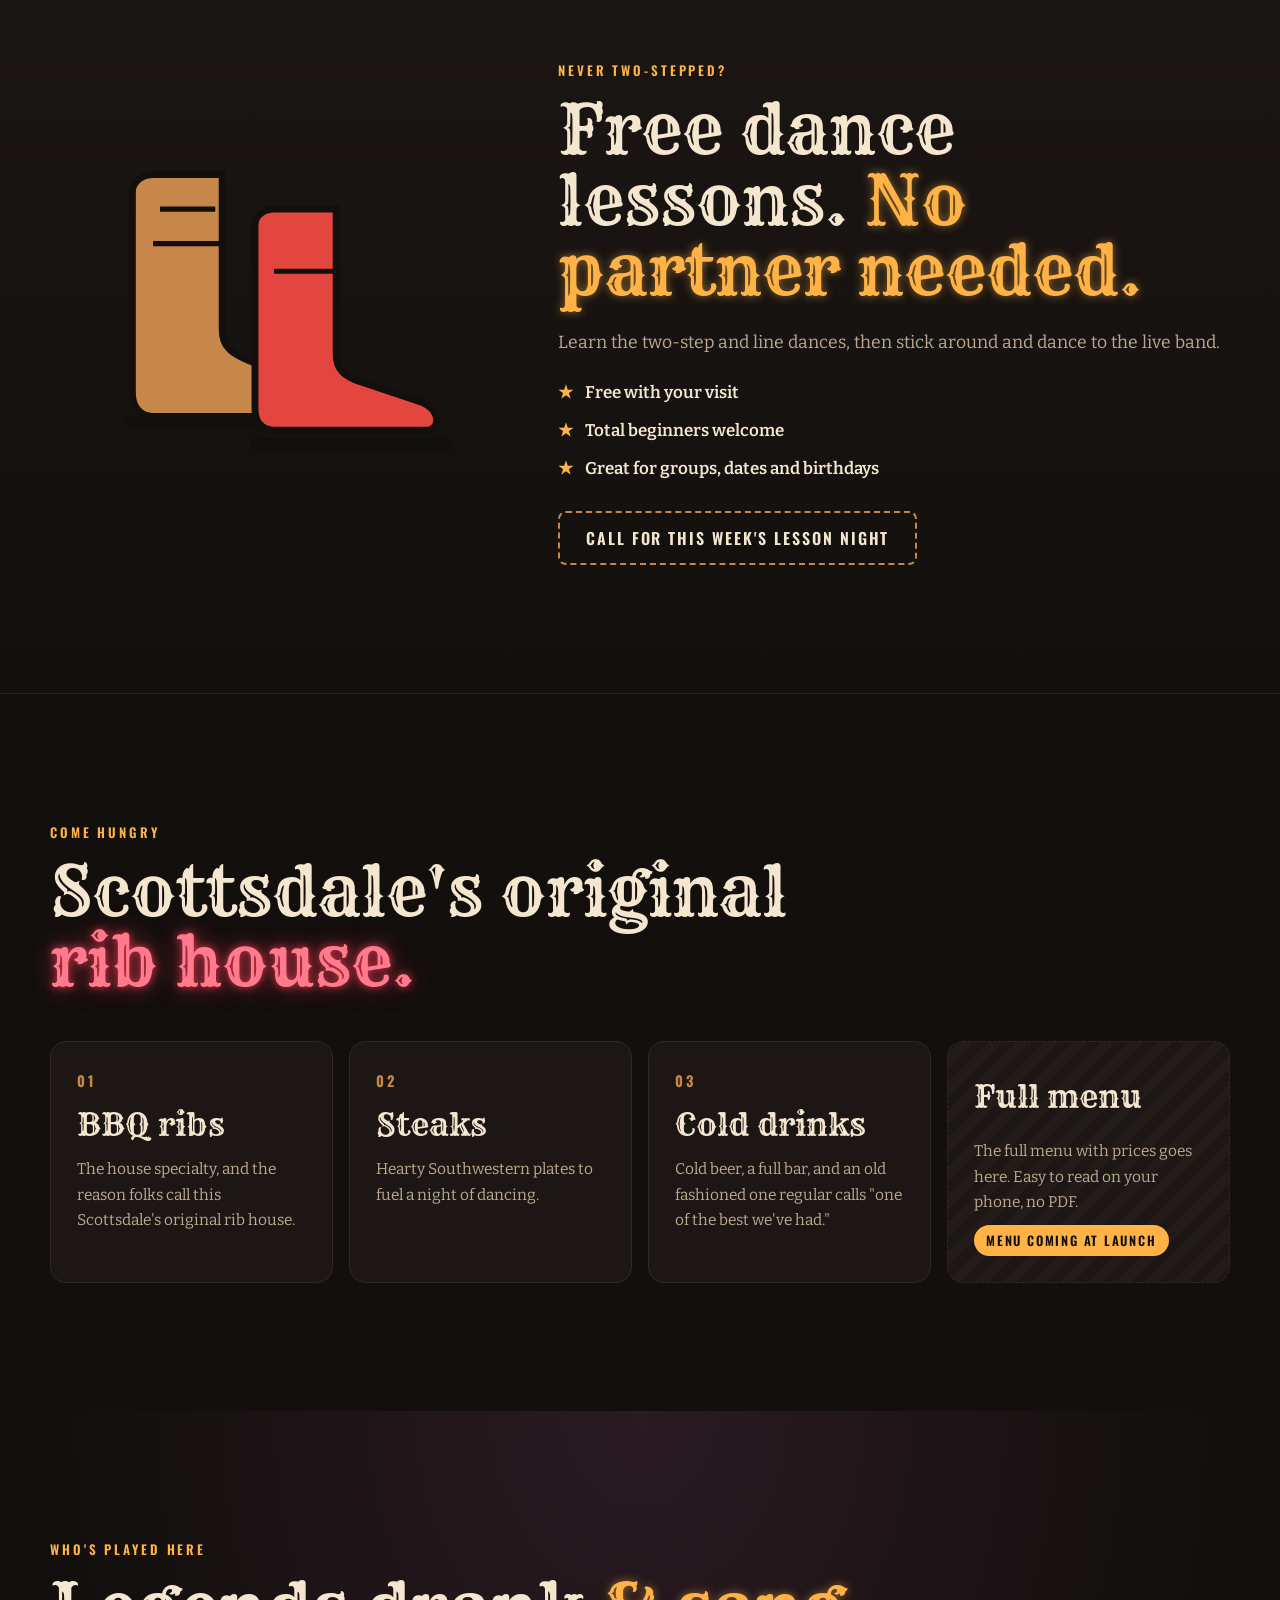
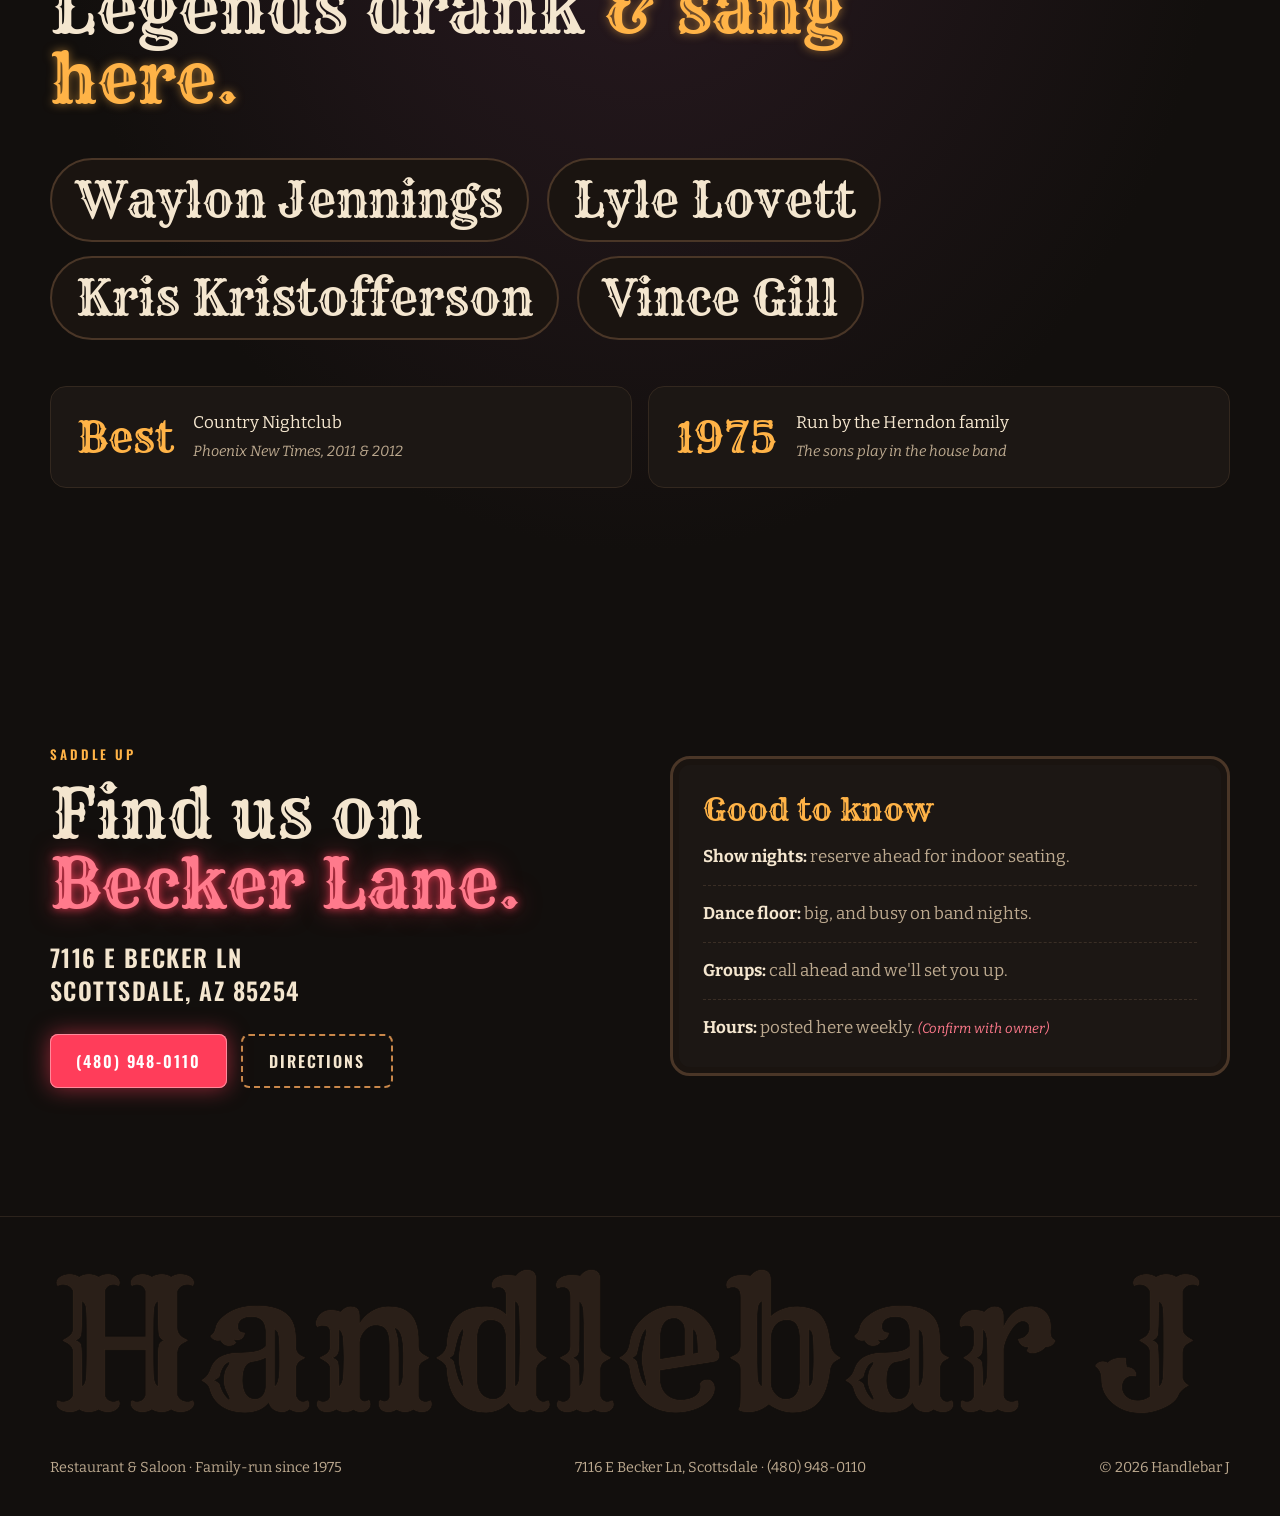
<file: demos/handlebar-j/index.html>
<!doctype html>
<html lang="en">
<head>
  <meta charset="utf-8">
  <meta name="viewport" content="width=device-width, initial-scale=1">
  <!-- DEMO ONLY: remove the noindex line when this goes live on the client's domain -->
  <meta name="robots" content="noindex, nofollow">
  <title>Handlebar J | Live Country Music, BBQ Ribs &amp; Dancing in Scottsdale</title>
  <meta name="description" content="Scottsdale's honky-tonk, run by the Herndon family since 1975. Live country music, free dance lessons, BBQ ribs and steaks. 7116 E Becker Ln. Call (480) 948-0110.">
  <meta name="theme-color" content="#120f0d">
  <link rel="icon" href="favicon.svg" type="image/svg+xml">
  <link rel="preconnect" href="https://fonts.googleapis.com">
  <link rel="preconnect" href="https://fonts.gstatic.com" crossorigin>
  <link href="https://fonts.googleapis.com/css2?family=Rye&family=Oswald:wght@500;600;700&family=Bitter:ital,wght@0,400;0,600;1,400&family=Monoton&display=swap" rel="stylesheet">
  <link rel="stylesheet" href="styles.css">
  <script>document.documentElement.classList.add('js');</script>
  <script type="application/ld+json">
  {"@context":"https://schema.org","@type":["BarOrPub","Restaurant"],"name":"Handlebar J Restaurant & Saloon","telephone":"+1-480-948-0110","servesCuisine":["Barbecue","Steakhouse"],
   "address":{"@type":"PostalAddress","streetAddress":"7116 E Becker Ln","addressLocality":"Scottsdale","addressRegion":"AZ","postalCode":"85254","addressCountry":"US"},"url":"https://www.handlebarj.com/"}
  </script>
</head>
<body>

  <div class="demo-banner" role="note"><strong>Demo concept</strong> prepared for Handlebar J. This is not a live site.</div>

  <header class="site-header">
    <div class="wrap header-inner">
      <a href="#top" class="logo" aria-label="Handlebar J, home">
        <svg viewBox="0 0 64 24" aria-hidden="true"><path d="M32 10c-4-6-10-8-16-6-5 2-9 7-14 6 3 5 9 8 15 6 6-2 10-5 15-6 5 1 9 4 15 6 6 2 12-1 15-6-5 1-9-4-14-6-6-2-12 0-16 6z" fill="currentColor"/></svg>
        <span>Handlebar J</span>
      </a>
      <nav class="nav" aria-label="Main">
        <a href="#tonight">Live music</a>
        <a href="#dance">Dance lessons</a>
        <a href="#eat">Food</a>
        <a href="#visit">Visit</a>
      </nav>
      <a class="btn btn-neon btn-sm" href="tel:+14809480110">Reserve a table</a>
    </div>
  </header>

  <main id="top">

    <!-- HERO -->
    <section class="hero">
      <div class="stars" aria-hidden="true"></div>
      <div class="wrap hero-inner">
        <div class="sign reveal">
          <span class="bulbs" aria-hidden="true"></span>
          <p class="sign-top">Scottsdale's honky-tonk · Since 1975</p>
          <h1>Handlebar&nbsp;J</h1>
          <p class="neon" aria-label="Live country music tonight"><span class="flick">Live</span> country tonight</p>
          <p class="sign-sub">BBQ ribs · Steaks · Cold beer · Two-steppin'</p>
        </div>
        <div class="hero-actions reveal">
          <a class="btn btn-neon" href="#tonight">See who's playing</a>
          <a class="btn btn-rope" href="tel:+14809480110">Call (480) 948-0110</a>
        </div>
        <p class="hero-note reveal">Live music nights fill up fast. Call ahead for a table indoors.</p>
      </div>
    </section>

    <!-- MARQUEE -->
    <div class="marquee" aria-label="Live country music, free dance lessons, BBQ ribs, the Herndon Brothers Band, family-run since 1975">
      <div class="marquee-track" aria-hidden="true">
        <span>Live country music</span><i>★</i><span>Free dance lessons</span><i>★</i><span>BBQ ribs</span><i>★</i><span>The Herndon Brothers Band</span><i>★</i><span>Family-run since 1975</span><i>★</i>
        <span>Live country music</span><i>★</i><span>Free dance lessons</span><i>★</i><span>BBQ ribs</span><i>★</i><span>The Herndon Brothers Band</span><i>★</i><span>Family-run since 1975</span><i>★</i>
      </div>
    </div>

    <!-- TONIGHT -->
    <section id="tonight" class="section tonight">
      <div class="wrap tonight-grid">
        <div class="tonight-copy">
          <p class="kicker reveal">This week on stage</p>
          <h2 class="reveal">Boots on. <span class="glow">Band's on.</span></h2>
          <p class="reveal">The Herndon Brothers Band (the family's own) holds down the stage most weekends, with guest country acts through the week. Grab a table up front, or get out on the big dance floor.</p>
          <a class="btn btn-neon reveal" href="tel:+14809480110">Reserve for a show night</a>
        </div>
        <div class="board reveal" aria-label="Sample weekly lineup">
          <div class="board-head"><span>Now playing</span><span class="board-tag">Sample: owner updates weekly</span></div>
          <ul>
            <li data-day="2"><b>Tue</b><span>Guest country act</span><em>Dance lesson night</em></li>
            <li data-day="3"><b>Wed</b><span>Guest country act</span><em>7pm</em></li>
            <li data-day="4"><b>Thu</b><span>The Herndon Brothers Band</span><em>7pm</em></li>
            <li data-day="5"><b>Fri</b><span>The Herndon Brothers Band</span><em>8pm</em></li>
            <li data-day="6"><b>Sat</b><span>The Herndon Brothers Band</span><em>8pm</em></li>
            <li data-day="0"><b>Sun</b><span>Sunday session</span><em>TBA</em></li>
            <li data-day="1" class="dark"><b>Mon</b><span>Closed</span><em>—</em></li>
          </ul>
        </div>
      </div>
    </section>

    <!-- DANCE -->
    <section id="dance" class="section dance">
      <div class="wrap dance-grid">
        <div class="boots reveal" aria-hidden="true">
          <svg viewBox="0 0 220 200">
            <g class="boot boot-l"><path d="M40 20h40v90c0 10 6 14 16 18l40 14c10 4 12 14 4 18H40c-8 0-12-6-12-14V30c0-6 6-10 12-10z" fill="#c8874a" stroke="#120f0d" stroke-width="4"/><path d="M40 60h40M44 40l32 0" stroke="#120f0d" stroke-width="3"/><path d="M28 164h120" stroke="#120f0d" stroke-width="8" stroke-linecap="round"/></g>
            <g class="boot boot-r"><path d="M110 40h36v84c0 9 5 13 14 16l36 12c9 4 11 13 4 16h-90c-7 0-11-5-11-12V49c0-5 5-9 11-9z" fill="#e2463f" stroke="#120f0d" stroke-width="4"/><path d="M110 76h36" stroke="#120f0d" stroke-width="3"/><path d="M100 176h110" stroke="#120f0d" stroke-width="8" stroke-linecap="round"/></g>
          </svg>
        </div>
        <div>
          <p class="kicker reveal">Never two-stepped?</p>
          <h2 class="reveal">Free dance lessons. <span class="glow-amber">No partner needed.</span></h2>
          <p class="reveal">Learn the two-step and line dances, then stick around and dance to the live band.</p>
          <ul class="ticks reveal">
            <li>Free with your visit</li>
            <li>Total beginners welcome</li>
            <li>Great for groups, dates and birthdays</li>
          </ul>
          <a class="btn btn-rope reveal" href="tel:+14809480110">Call for this week's lesson night</a>
        </div>
      </div>
    </section>

    <!-- EAT -->
    <section id="eat" class="section eat">
      <div class="wrap">
        <div class="head reveal">
          <p class="kicker">Come hungry</p>
          <h2>Scottsdale's original <span class="glow">rib house.</span></h2>
        </div>
        <div class="eat-grid">
          <article class="dish reveal"><span class="dish-n">01</span><h3>BBQ ribs</h3><p>The house specialty, and the reason folks call this Scottsdale's original rib house.</p></article>
          <article class="dish reveal"><span class="dish-n">02</span><h3>Steaks</h3><p>Hearty Southwestern plates to fuel a night of dancing.</p></article>
          <article class="dish reveal"><span class="dish-n">03</span><h3>Cold drinks</h3><p>Cold beer, a full bar, and an old fashioned one regular calls "one of the best we've had."</p></article>
          <div class="dish dish-cta reveal"><h3>Full menu</h3><p>The full menu with prices goes here. Easy to read on your phone, no PDF.</p><span class="pill">Menu coming at launch</span></div>
        </div>
      </div>
    </section>

    <!-- LEGENDS -->
    <section class="section legends">
      <div class="wrap">
        <div class="head reveal">
          <p class="kicker">Who's played here</p>
          <h2>Legends drank <span class="glow-amber">&amp; sang here.</span></h2>
        </div>
        <div class="legend-wall">
          <span class="legend reveal">Waylon Jennings</span>
          <span class="legend reveal">Lyle Lovett</span>
          <span class="legend reveal">Kris Kristofferson</span>
          <span class="legend reveal">Vince Gill</span>
        </div>
        <div class="awards reveal">
          <div class="award"><span class="aw-big">Best</span><span>Country Nightclub<br><em>Phoenix New Times, 2011 &amp; 2012</em></span></div>
          <div class="award"><span class="aw-big">1975</span><span>Run by the Herndon family<br><em>The sons play in the house band</em></span></div>
        </div>
      </div>
    </section>

    <!-- VISIT -->
    <section id="visit" class="section visit">
      <div class="wrap visit-grid">
        <div>
          <p class="kicker reveal">Saddle up</p>
          <h2 class="reveal">Find us on <span class="glow">Becker Lane.</span></h2>
          <address class="reveal">7116 E Becker Ln<br>Scottsdale, AZ 85254</address>
          <div class="hero-actions reveal">
            <a class="btn btn-neon" href="tel:+14809480110">(480) 948-0110</a>
            <a class="btn btn-rope" href="https://www.google.com/maps/search/?api=1&amp;query=Handlebar+J+7116+E+Becker+Ln+Scottsdale+AZ" target="_blank" rel="noopener">Directions</a>
          </div>
        </div>
        <div class="visit-card reveal">
          <h3>Good to know</h3>
          <ul>
            <li><b>Show nights:</b> reserve ahead for indoor seating.</li>
            <li><b>Dance floor:</b> big, and busy on band nights.</li>
            <li><b>Groups:</b> call ahead and we'll set you up.</li>
            <li><b>Hours:</b> posted here weekly. <span class="todo">(Confirm with owner)</span></li>
          </ul>
        </div>
      </div>
    </section>

  </main>

  <footer class="footer">
    <div class="wrap">
      <p class="footer-mark" aria-hidden="true">Handlebar J</p>
      <div class="footer-row">
        <span>Restaurant &amp; Saloon · Family-run since 1975</span>
        <span>7116 E Becker Ln, Scottsdale · (480) 948-0110</span>
        <span>© <span id="year">2026</span> Handlebar J</span>
      </div>
    </div>
  </footer>

  <div class="mobile-bar">
    <a href="tel:+14809480110">Call</a>
    <a href="#tonight" class="mb-alt">Who's playing</a>
  </div>

  <script src="script.js" defer></script>
</body>
</html>
</file>
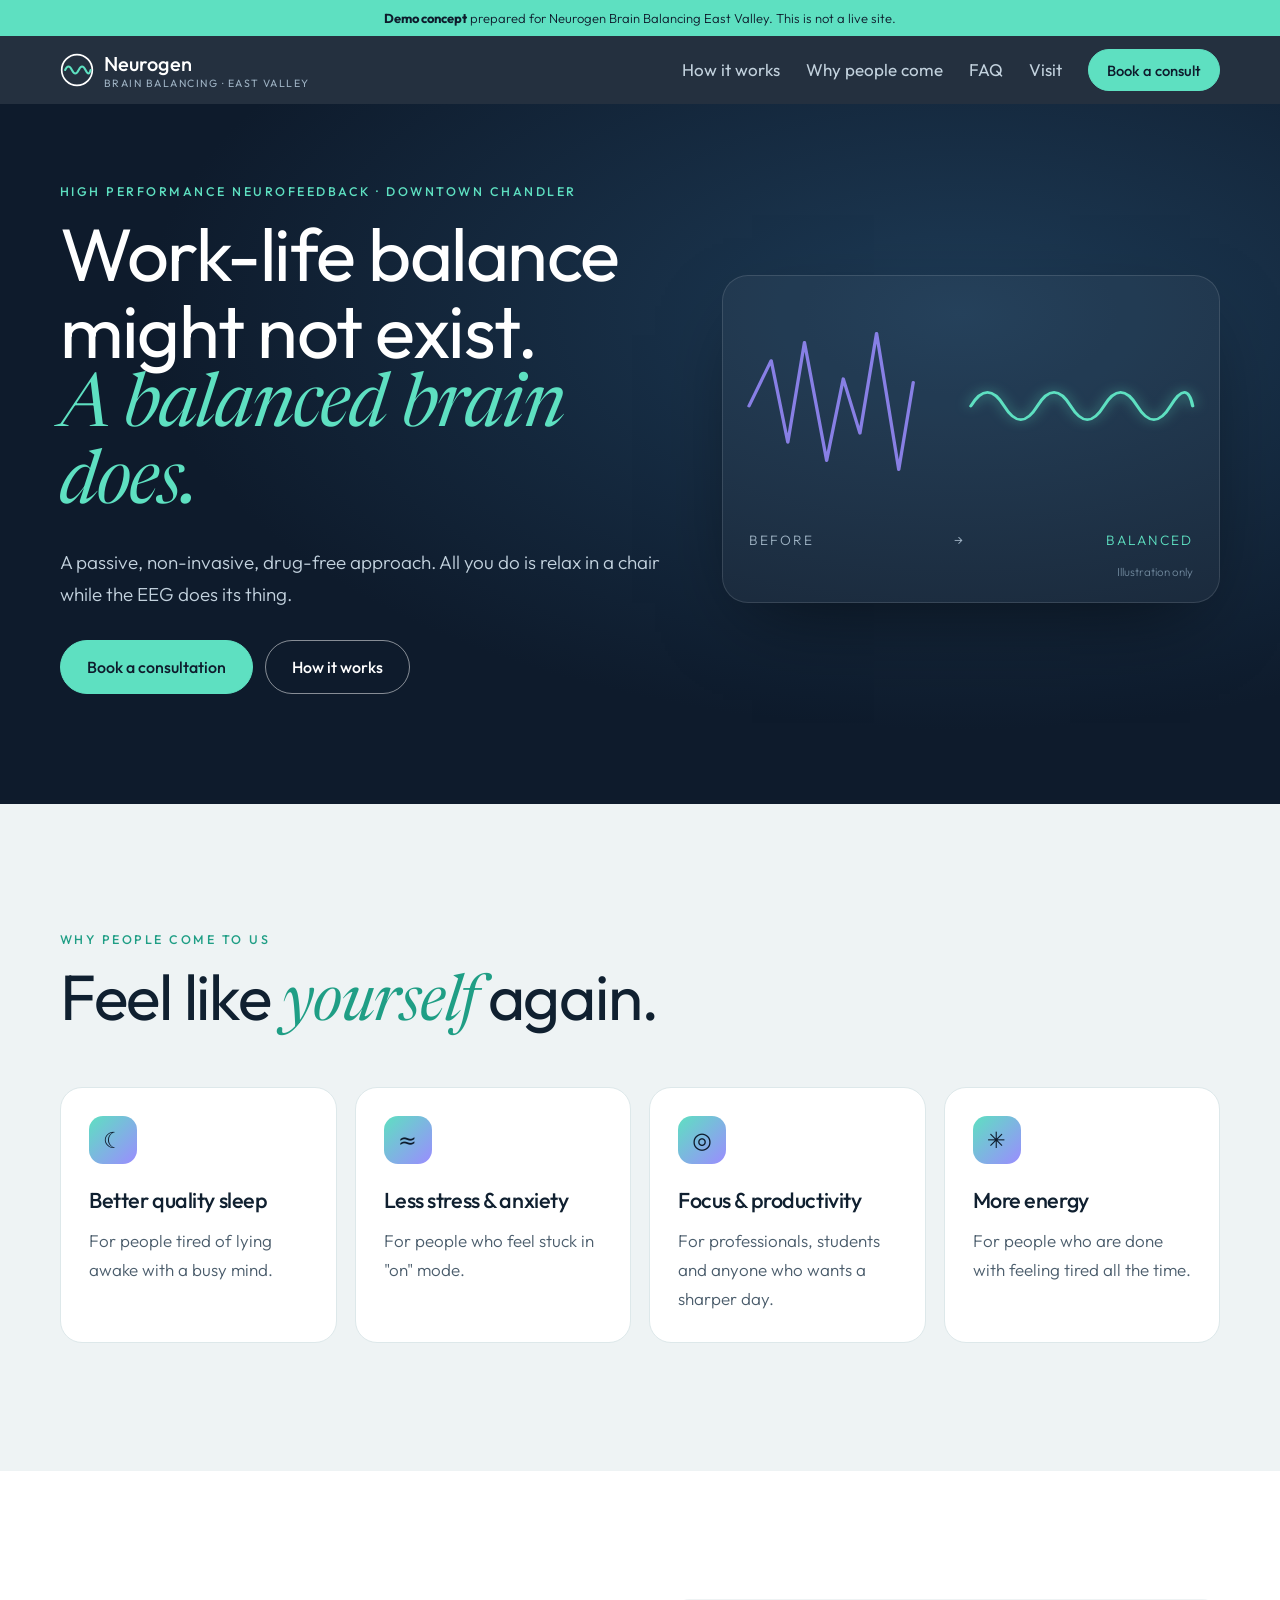
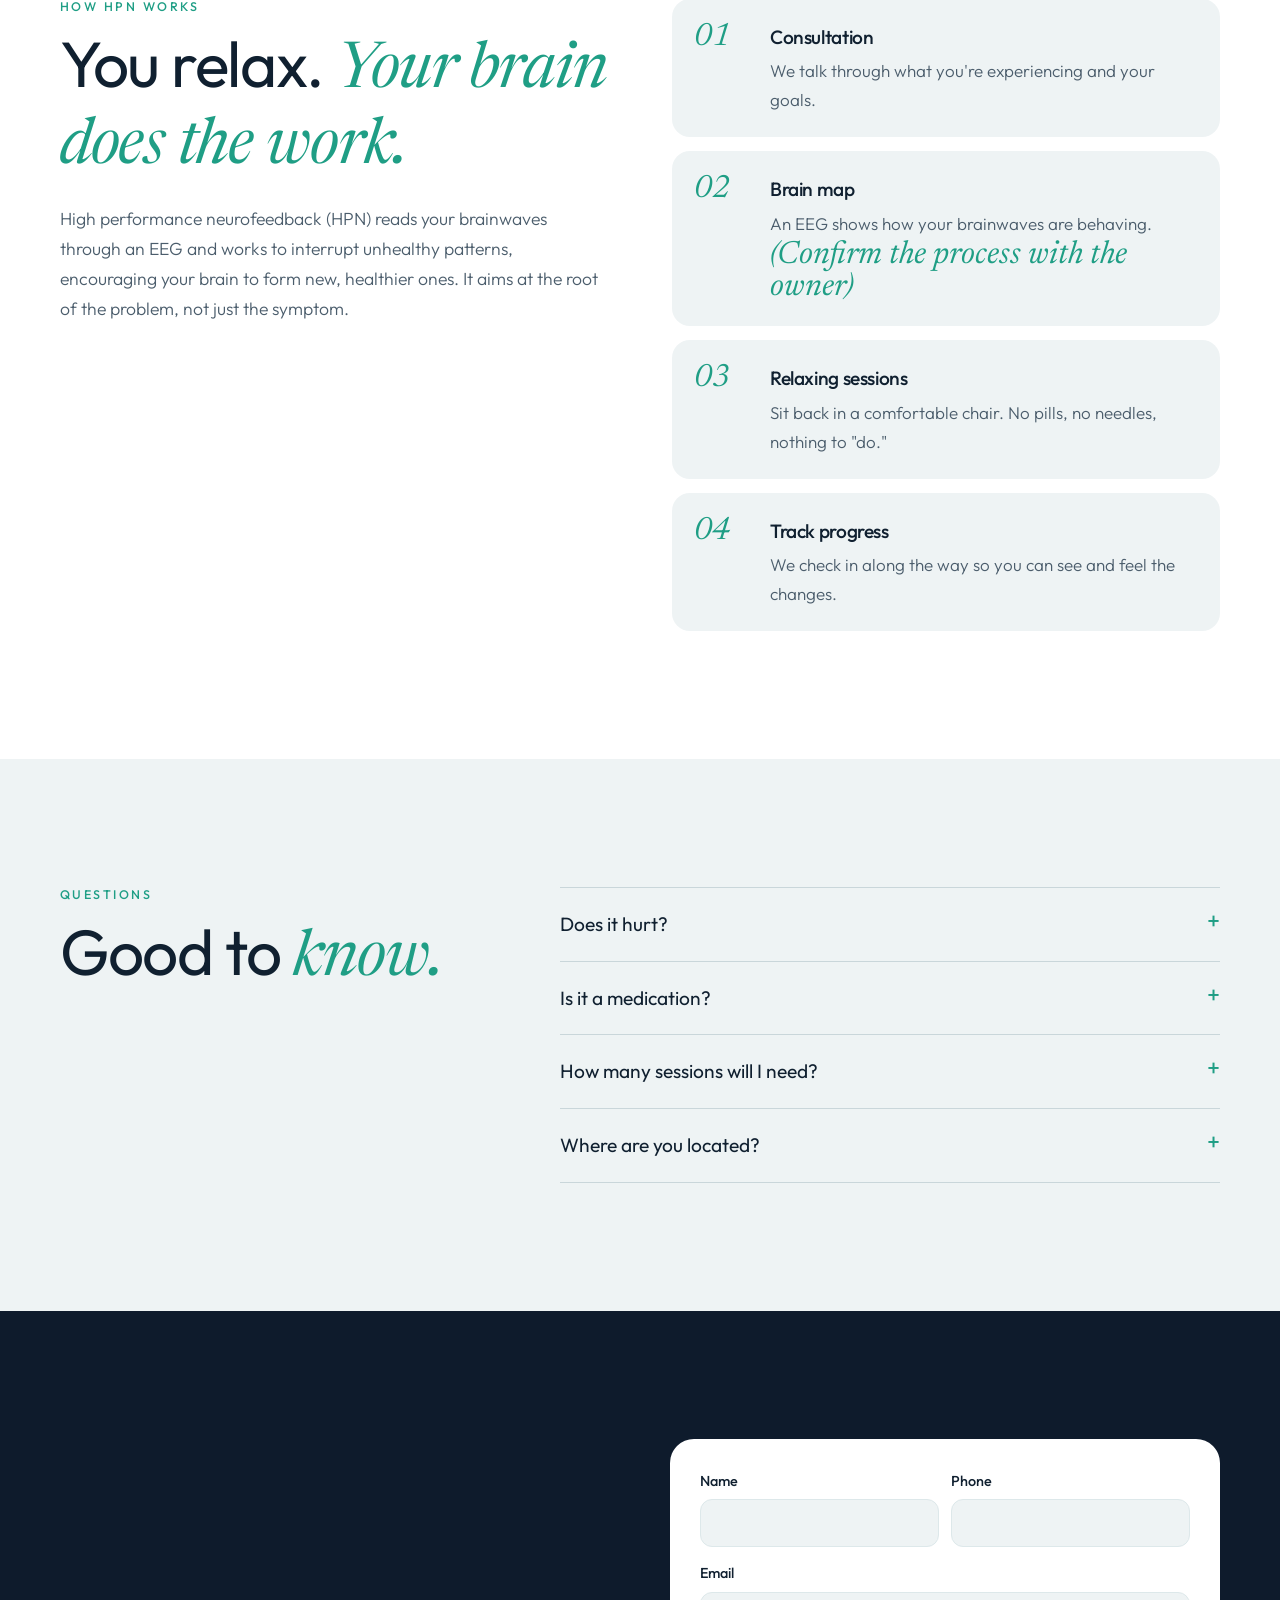
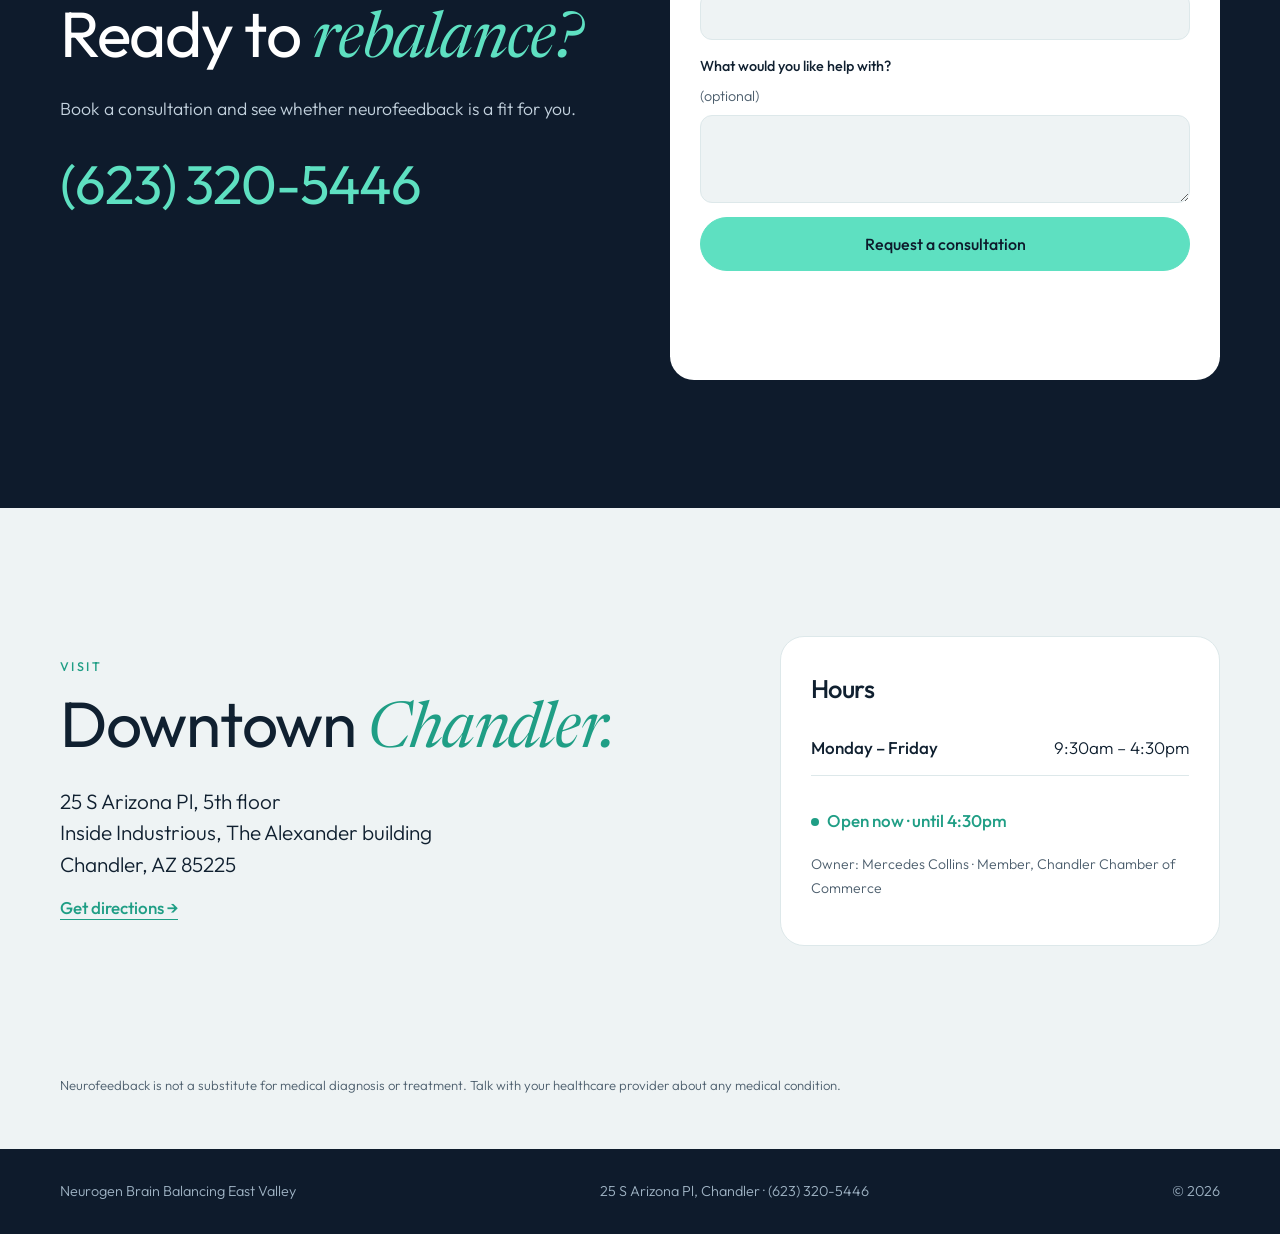
<file: demos/neurogen/index.html>
<!doctype html>
<html lang="en">
<head>
  <meta charset="utf-8">
  <meta name="viewport" content="width=device-width, initial-scale=1">
  <!-- DEMO ONLY: remove the noindex line when this goes live on the client's domain -->
  <meta name="robots" content="noindex, nofollow">
  <title>Neurogen Brain Balancing East Valley | Neurofeedback in Downtown Chandler</title>
  <meta name="description" content="High performance neurofeedback (HPN) in Downtown Chandler. Passive, non-invasive and drug-free. Relax in a chair while the EEG does its thing. Book a consultation: (623) 320-5446.">
  <meta name="theme-color" content="#0e1b2c">
  <link rel="icon" href="favicon.svg" type="image/svg+xml">
  <link rel="preconnect" href="https://fonts.googleapis.com">
  <link rel="preconnect" href="https://fonts.gstatic.com" crossorigin>
  <link href="https://fonts.googleapis.com/css2?family=Outfit:wght@300;400;500;600&family=Newsreader:ital,opsz,wght@0,6..72,400;1,6..72,400&display=swap" rel="stylesheet">
  <link rel="stylesheet" href="styles.css">
  <script>document.documentElement.classList.add('js');</script>
  <script type="application/ld+json">
  {"@context":"https://schema.org","@type":"HealthAndBeautyBusiness","name":"Neurogen Brain Balancing East Valley","telephone":"+1-623-320-5446","openingHours":"Mo-Fr 09:30-16:30",
   "address":{"@type":"PostalAddress","streetAddress":"25 S Arizona Pl, 5th Floor","addressLocality":"Chandler","addressRegion":"AZ","postalCode":"85225","addressCountry":"US"}}
  </script>
</head>
<body>

  <div class="demo-banner" role="note"><strong>Demo concept</strong> prepared for Neurogen Brain Balancing East Valley. This is not a live site.</div>

  <header class="site-header">
    <div class="wrap header-inner">
      <a href="#top" class="logo" aria-label="Neurogen Brain Balancing East Valley, home">
        <svg viewBox="0 0 40 40" aria-hidden="true"><circle cx="20" cy="20" r="18" fill="none" stroke="currentColor" stroke-width="2"/><path d="M6 20 Q10 12 14 20 T22 20 T30 20 T36 20" fill="none" stroke="#5ee0c1" stroke-width="2.4" stroke-linecap="round"/></svg>
        <span>Neurogen<small>Brain Balancing · East Valley</small></span>
      </a>
      <nav class="nav" aria-label="Main">
        <a href="#how">How it works</a>
        <a href="#why">Why people come</a>
        <a href="#faq">FAQ</a>
        <a href="#visit">Visit</a>
      </nav>
      <a class="btn btn-sm" href="#book">Book a consult</a>
    </div>
  </header>

  <main id="top">

    <section class="hero">
      <div class="wrap hero-grid">
        <div>
          <p class="eyebrow reveal">High performance neurofeedback · Downtown Chandler</p>
          <h1 class="reveal">Work-life balance might not exist. <em>A balanced brain does.</em></h1>
          <p class="lede reveal">A passive, non-invasive, drug-free approach. All you do is relax in a chair while the EEG does its thing.</p>
          <div class="actions reveal">
            <a class="btn" href="#book">Book a consultation</a>
            <a class="btn btn-ghost" href="#how">How it works</a>
          </div>
        </div>
        <figure class="wave-card reveal" aria-label="Illustration of brainwaves moving from irregular to smooth">
          <svg class="waves" viewBox="0 0 400 220" preserveAspectRatio="none" aria-hidden="true">
            <path class="w-chaos" d="M0 110 L20 60 L35 150 L50 40 L70 170 L85 80 L100 140 L115 30 L135 180 L150 70 L170 150 L185 50 L200 110"/>
            <path class="w-calm" d="M200 110 Q215 80 230 110 T260 110 T290 110 T320 110 T350 110 T380 110 T400 110"/>
          </svg>
          <figcaption><span>Before</span><span class="arrow">→</span><span class="calm">Balanced</span></figcaption>
          <p class="wave-note">Illustration only</p>
        </figure>
      </div>
    </section>

    <section id="why" class="section why">
      <div class="wrap">
        <div class="head reveal">
          <p class="eyebrow">Why people come to us</p>
          <h2>Feel like <em>yourself</em> again.</h2>
        </div>
        <div class="why-grid">
          <article class="why-card reveal"><span class="ico">☾</span><h3>Better quality sleep</h3><p>For people tired of lying awake with a busy mind.</p></article>
          <article class="why-card reveal"><span class="ico">≈</span><h3>Less stress &amp; anxiety</h3><p>For people who feel stuck in "on" mode.</p></article>
          <article class="why-card reveal"><span class="ico">◎</span><h3>Focus &amp; productivity</h3><p>For professionals, students and anyone who wants a sharper day.</p></article>
          <article class="why-card reveal"><span class="ico">✳</span><h3>More energy</h3><p>For people who are done with feeling tired all the time.</p></article>
        </div>
      </div>
    </section>

    <section id="how" class="section how">
      <div class="wrap how-grid">
        <div>
          <p class="eyebrow reveal">How HPN works</p>
          <h2 class="reveal">You relax. <em>Your brain does the work.</em></h2>
          <p class="reveal">High performance neurofeedback (HPN) reads your brainwaves through an EEG and works to interrupt unhealthy patterns, encouraging your brain to form new, healthier ones. It aims at the root of the problem, not just the symptom.</p>
        </div>
        <ol class="steps">
          <li class="reveal"><span>01</span><div><h3>Consultation</h3><p>We talk through what you're experiencing and your goals.</p></div></li>
          <li class="reveal"><span>02</span><div><h3>Brain map</h3><p>An EEG shows how your brainwaves are behaving. <span class="todo">(Confirm the process with the owner)</span></p></div></li>
          <li class="reveal"><span>03</span><div><h3>Relaxing sessions</h3><p>Sit back in a comfortable chair. No pills, no needles, nothing to "do."</p></div></li>
          <li class="reveal"><span>04</span><div><h3>Track progress</h3><p>We check in along the way so you can see and feel the changes.</p></div></li>
        </ol>
      </div>
    </section>

    <section id="faq" class="section faq">
      <div class="wrap faq-grid">
        <div class="reveal">
          <p class="eyebrow">Questions</p>
          <h2>Good to <em>know.</em></h2>
        </div>
        <div class="reveal">
          <details><summary>Does it hurt?</summary><p>No. Neurofeedback is non-invasive. Sensors rest on your scalp and you simply relax.</p></details>
          <details><summary>Is it a medication?</summary><p>No. HPN is a drug-free approach.</p></details>
          <details><summary>How many sessions will I need?</summary><p>It varies from person to person. We'll talk about a plan at your consultation. <span class="todo">(Add details from the owner)</span></p></details>
          <details><summary>Where are you located?</summary><p>Inside Industrious on the 5th floor of The Alexander building in Downtown Chandler.</p></details>
        </div>
      </div>
    </section>

    <section id="book" class="section book">
      <div class="wrap book-grid">
        <div class="reveal">
          <h2>Ready to <em>rebalance?</em></h2>
          <p>Book a consultation and see whether neurofeedback is a fit for you.</p>
          <a class="big-phone" href="tel:+16233205446">(623) 320-5446</a>
        </div>
        <form class="form reveal" id="book-form">
          <div class="row">
            <label>Name<input name="name" autocomplete="name" required></label>
            <label>Phone<input name="phone" type="tel" autocomplete="tel" required></label>
          </div>
          <label>Email<input name="email" type="email" autocomplete="email"></label>
          <label>What would you like help with? <span class="opt">(optional)</span><textarea name="message" rows="3"></textarea></label>
          <button class="btn" type="submit">Request a consultation</button>
          <p class="form-note" id="form-note" role="status"></p>
        </form>
      </div>
    </section>

    <section id="visit" class="section visit">
      <div class="wrap visit-grid">
        <div class="reveal">
          <p class="eyebrow">Visit</p>
          <h2>Downtown <em>Chandler.</em></h2>
          <address>25 S Arizona Pl, 5th floor<br>Inside Industrious, The Alexander building<br>Chandler, AZ 85225</address>
          <a class="text-link" href="https://www.google.com/maps/search/?api=1&amp;query=25+S+Arizona+Pl+Chandler+AZ+85225" target="_blank" rel="noopener">Get directions →</a>
        </div>
        <div class="hours-card reveal">
          <h3>Hours</h3>
          <p class="hrs"><b>Monday – Friday</b><span>9:30am – 4:30pm</span></p>
          <p class="open" id="open-line">By appointment</p>
          <p class="small">Owner: Mercedes Collins · Member, Chandler Chamber of Commerce</p>
        </div>
      </div>
    </section>

    <p class="disclaimer wrap">Neurofeedback is not a substitute for medical diagnosis or treatment. Talk with your healthcare provider about any medical condition.</p>

  </main>

  <footer class="footer">
    <div class="wrap footer-row">
      <span>Neurogen Brain Balancing East Valley</span>
      <span>25 S Arizona Pl, Chandler · (623) 320-5446</span>
      <span>© <span id="year">2026</span></span>
    </div>
  </footer>

  <div class="mobile-bar">
    <a href="tel:+16233205446">Call</a>
    <a href="#book" class="mb-alt">Book a consult</a>
  </div>

  <script src="script.js" defer></script>
</body>
</html>
</file>
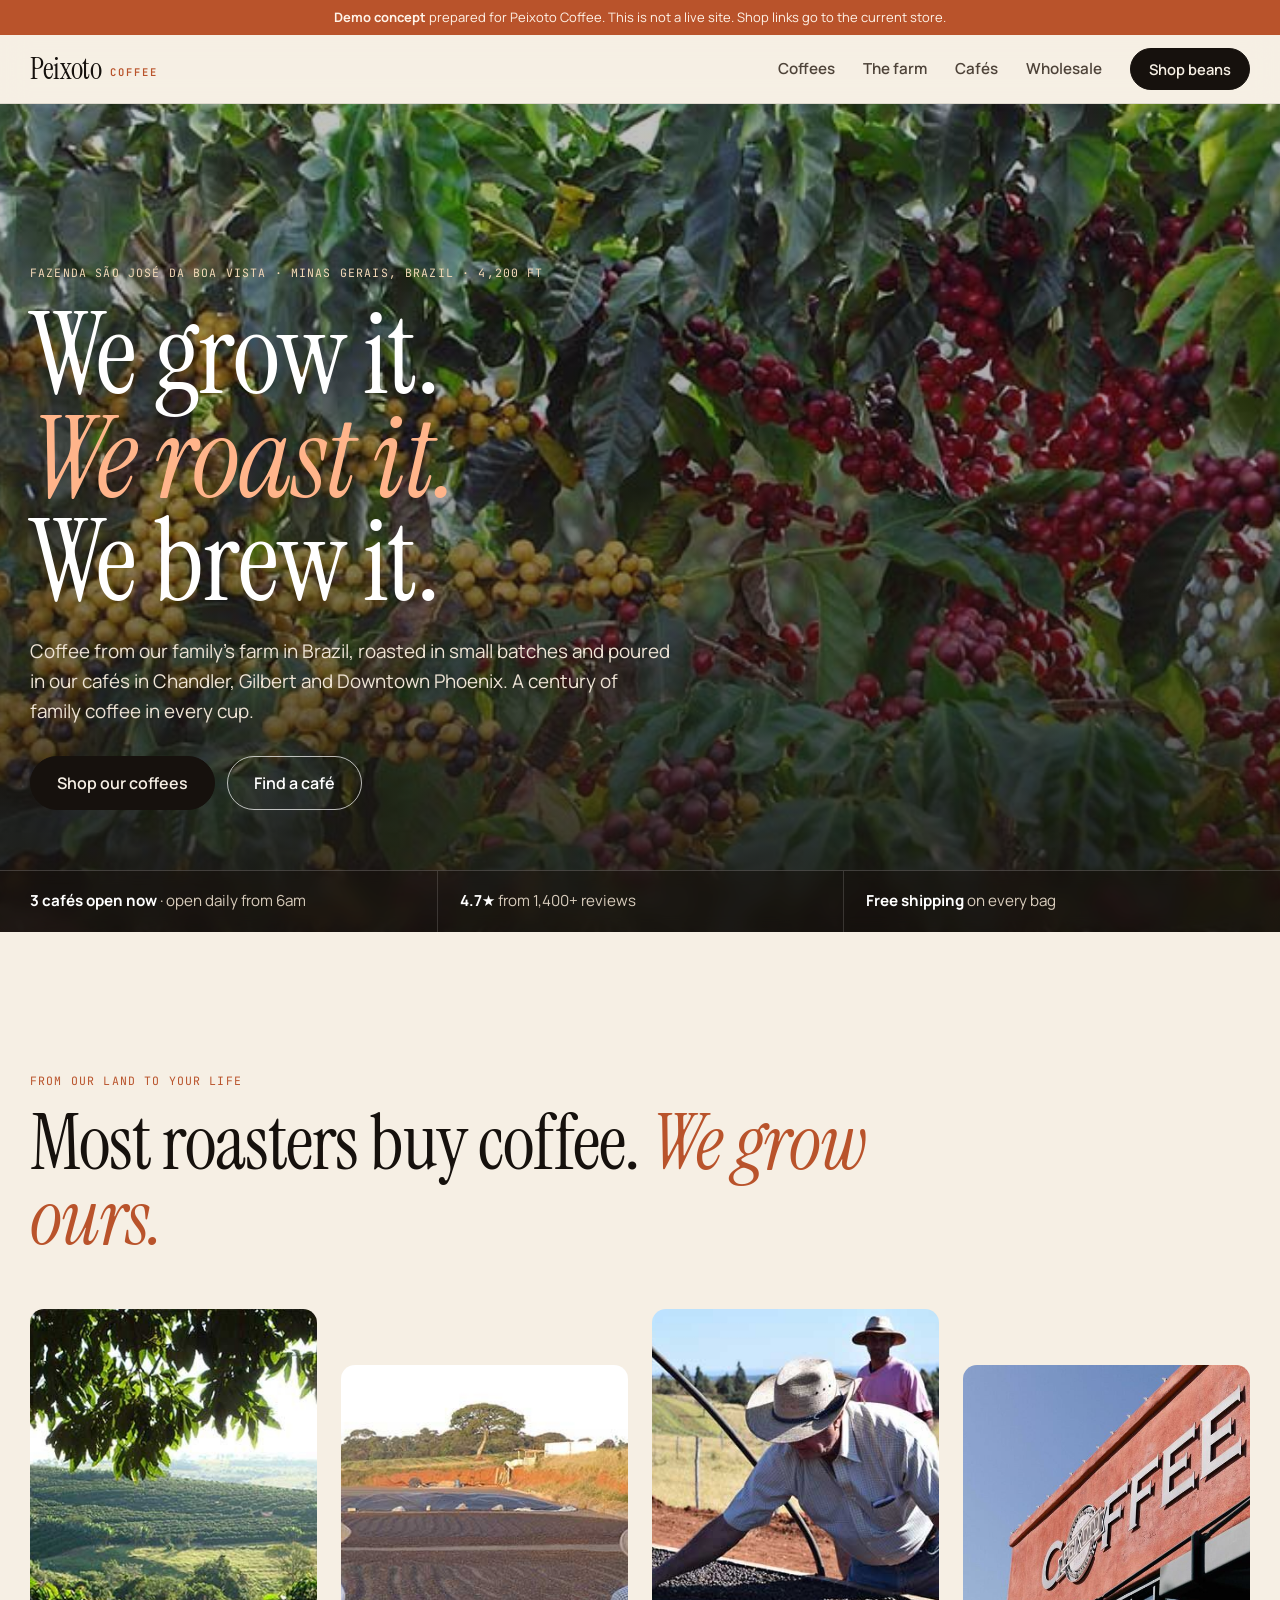
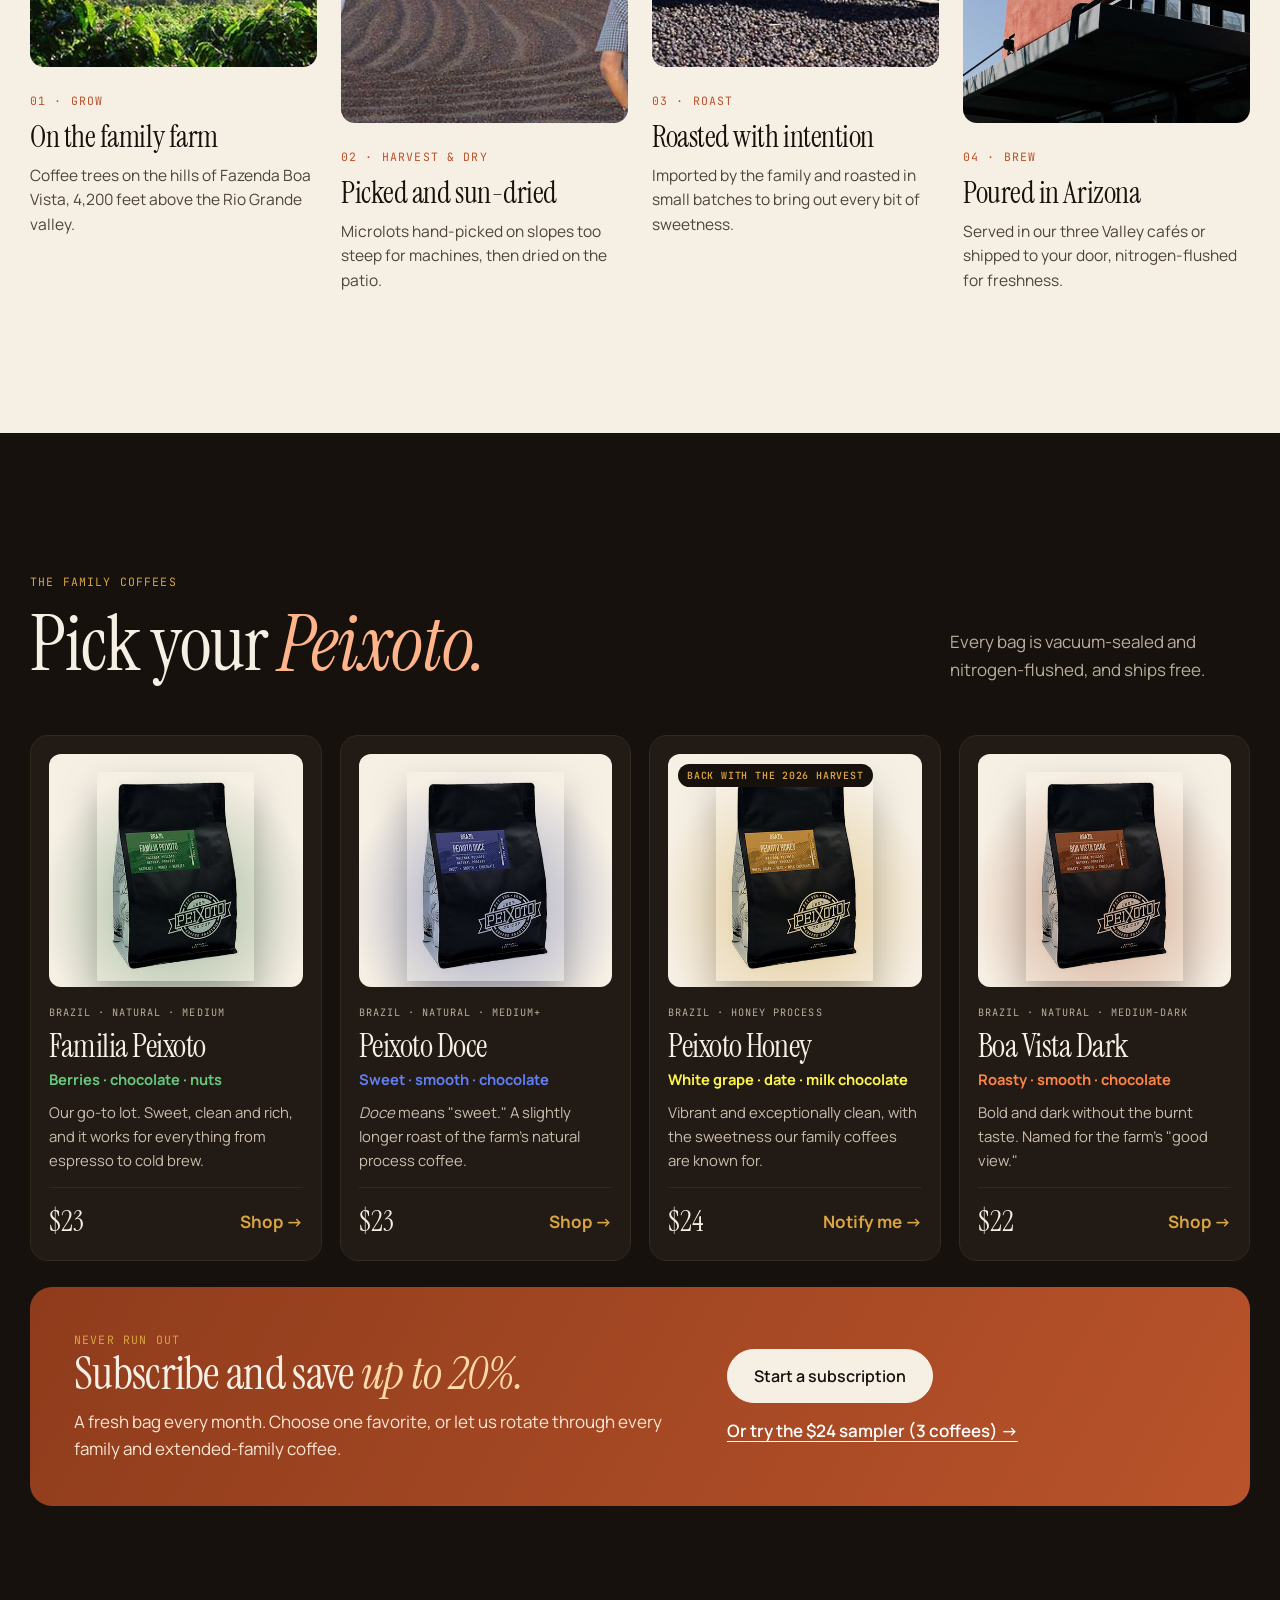
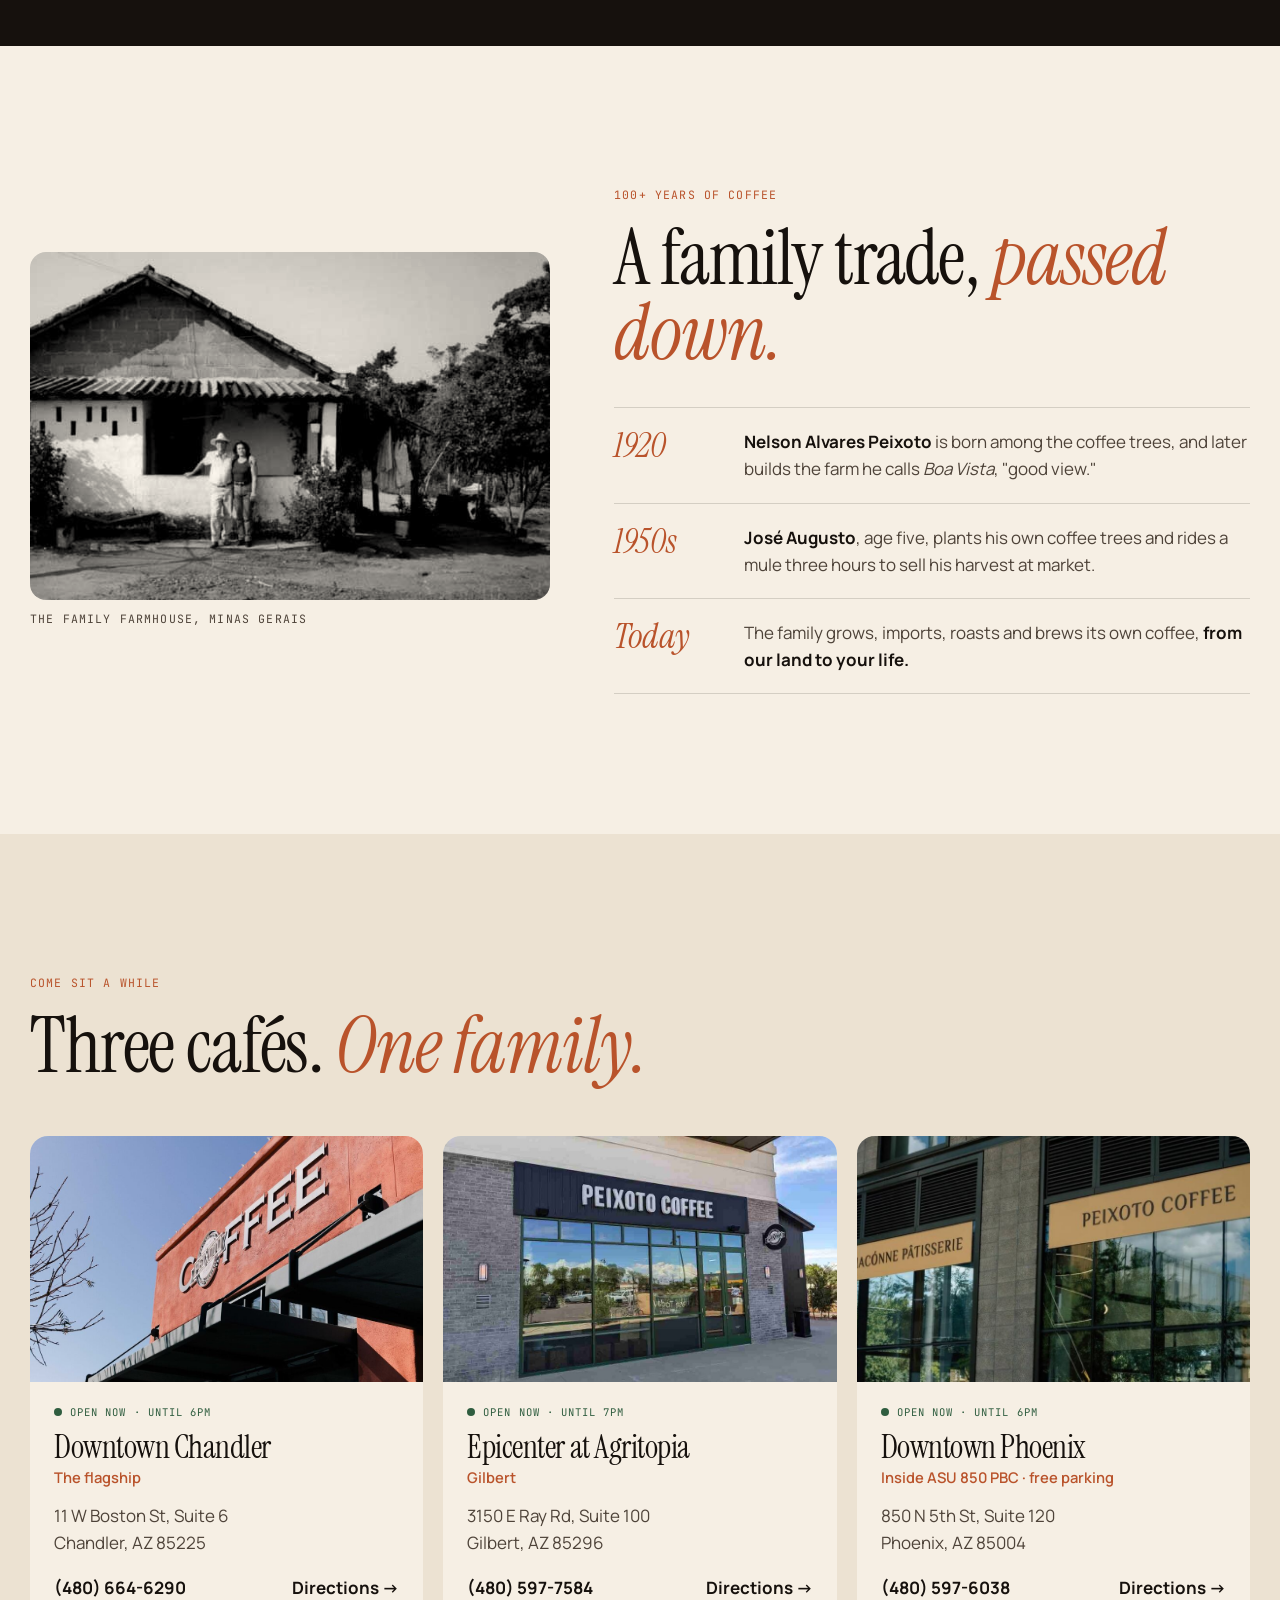
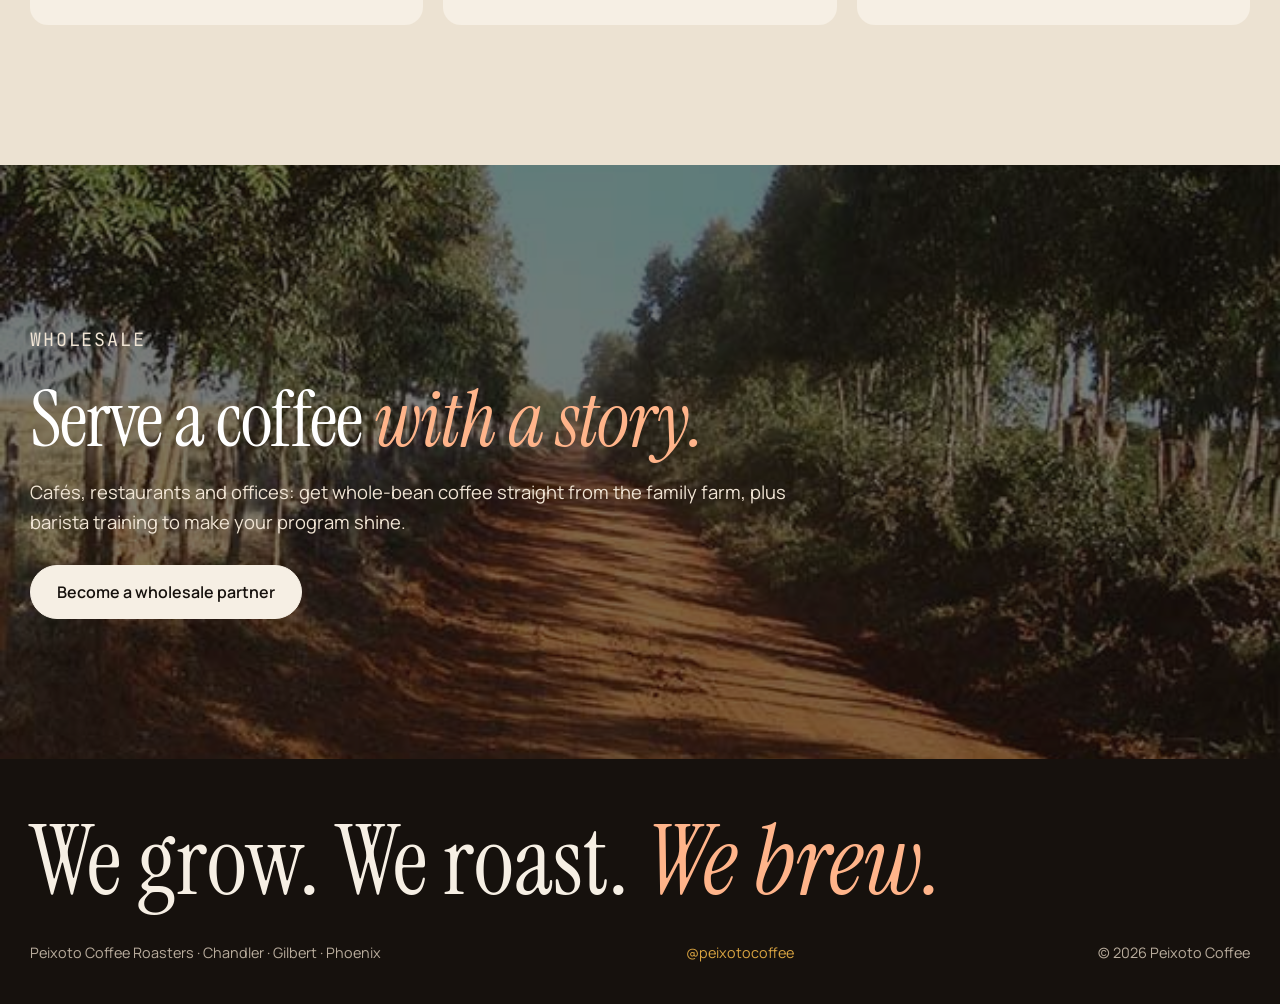
<file: demos/peixoto/index.html>
<!doctype html>
<html lang="en">
<head>
  <meta charset="utf-8">
  <meta name="viewport" content="width=device-width, initial-scale=1">
  <!-- DEMO ONLY: remove the noindex line when this goes live on the client's domain -->
  <meta name="robots" content="noindex, nofollow">
  <title>Peixoto Coffee | We grow it. We roast it. We brew it.</title>
  <meta name="description" content="Specialty coffee grown on the Peixoto family farm in Minas Gerais, Brazil, roasted in small batches and served in Chandler, Gilbert and Downtown Phoenix. Shop beans and subscriptions.">
  <meta name="theme-color" content="#16110d">
  <link rel="icon" href="favicon.svg" type="image/svg+xml">
  <link rel="preconnect" href="https://fonts.googleapis.com">
  <link rel="preconnect" href="https://fonts.gstatic.com" crossorigin>
  <link href="https://fonts.googleapis.com/css2?family=Instrument+Serif:ital@0;1&family=Manrope:wght@400;500;600;700&family=JetBrains+Mono:wght@500&display=swap" rel="stylesheet">
  <link rel="stylesheet" href="styles.css">
  <script>document.documentElement.classList.add('js');</script>
  <script type="application/ld+json">
  [
    {"@context":"https://schema.org","@type":"CafeOrCoffeeShop","name":"Peixoto Coffee – Downtown Chandler","telephone":"+1-480-664-6290","address":{"@type":"PostalAddress","streetAddress":"11 W Boston St, Suite 6","addressLocality":"Chandler","addressRegion":"AZ","postalCode":"85225","addressCountry":"US"},"openingHours":"Mo-Su 06:00-18:00"},
    {"@context":"https://schema.org","@type":"CafeOrCoffeeShop","name":"Peixoto Coffee – Epicenter at Agritopia","telephone":"+1-480-597-7584","address":{"@type":"PostalAddress","streetAddress":"3150 E Ray Rd, Suite 100","addressLocality":"Gilbert","addressRegion":"AZ","postalCode":"85296","addressCountry":"US"},"openingHours":["Su-Th 06:00-18:00","Fr-Sa 06:00-19:00"]},
    {"@context":"https://schema.org","@type":"CafeOrCoffeeShop","name":"Peixoto Coffee – Downtown Phoenix","telephone":"+1-480-597-6038","address":{"@type":"PostalAddress","streetAddress":"850 N 5th St, Suite 120","addressLocality":"Phoenix","addressRegion":"AZ","postalCode":"85004","addressCountry":"US"},"openingHours":"Mo-Su 06:00-18:00"}
  ]
  </script>
</head>
<body>

  <div class="demo-banner" role="note"><strong>Demo concept</strong> prepared for Peixoto Coffee. This is not a live site. Shop links go to the current store.</div>

  <header class="site-header">
    <div class="wrap header-inner">
      <a href="#top" class="logo" aria-label="Peixoto Coffee, home">Peixoto<span>Coffee</span></a>
      <nav class="nav" aria-label="Main">
        <a href="#coffees">Coffees</a>
        <a href="#farm">The farm</a>
        <a href="#cafes">Cafés</a>
        <a href="#wholesale">Wholesale</a>
      </nav>
      <a class="btn btn-sm" href="#coffees">Shop beans</a>
    </div>
  </header>

  <main id="top">

    <!-- HERO -->
    <section class="hero">
      <img class="hero-img" src="img/cherries.jpg" alt="Ripe red and yellow coffee cherries on the Peixoto family farm" width="722" height="481" fetchpriority="high">
      <div class="hero-shade" aria-hidden="true"></div>
      <div class="wrap hero-inner">
        <p class="mono coords reveal">Fazenda São José da Boa Vista · Minas Gerais, Brazil · 4,200 ft</p>
        <h1 class="reveal">
          <span>We grow it.</span>
          <span><em>We roast it.</em></span>
          <span>We brew it.</span>
        </h1>
        <p class="lede reveal">Coffee from our family's farm in Brazil, roasted in small batches and poured in our cafés in Chandler, Gilbert and Downtown Phoenix. A century of family coffee in every cup.</p>
        <div class="actions reveal">
          <a class="btn" href="#coffees">Shop our coffees</a>
          <a class="btn btn-ghost" href="#cafes">Find a café</a>
        </div>
      </div>
      <div class="hero-foot">
        <div class="wrap hero-foot-inner">
          <span><b id="open-count">3 Valley cafés</b> · open daily from 6am</span>
          <span><b>4.7★</b> from 1,400+ reviews</span>
          <span><b>Free shipping</b> on every bag</span>
        </div>
      </div>
    </section>

    <!-- JOURNEY -->
    <section class="section journey" id="farm">
      <div class="wrap">
        <div class="head reveal">
          <p class="mono kicker">From our land to your life</p>
          <h2>Most roasters buy coffee. <em>We grow ours.</em></h2>
        </div>
        <ol class="steps">
          <li class="step reveal">
            <figure><img src="img/farm-view.jpg" alt="Rows of coffee trees on the Boa Vista farm" loading="lazy" width="600" height="400"></figure>
            <span class="mono step-n">01 · Grow</span>
            <h3>On the family farm</h3>
            <p>Coffee trees on the hills of Fazenda Boa Vista, 4,200 feet above the Rio Grande valley.</p>
          </li>
          <li class="step reveal">
            <figure><img src="img/sun-drying.jpg" alt="Coffee drying in the sun on the patio at the farm" loading="lazy" width="600" height="400"></figure>
            <span class="mono step-n">02 · Harvest &amp; dry</span>
            <h3>Picked and sun-dried</h3>
            <p>Microlots hand-picked on slopes too steep for machines, then dried on the patio.</p>
          </li>
          <li class="step reveal">
            <figure><img src="img/jose.jpg" alt="José Augusto Peixoto examining drying coffee beans" loading="lazy" width="600" height="400"></figure>
            <span class="mono step-n">03 · Roast</span>
            <h3>Roasted with intention</h3>
            <p>Imported by the family and roasted in small batches to bring out every bit of sweetness.</p>
          </li>
          <li class="step reveal">
            <figure><img src="img/chandler.jpg" alt="Peixoto Coffee's café sign in Downtown Chandler" loading="lazy" width="1000" height="667"></figure>
            <span class="mono step-n">04 · Brew</span>
            <h3>Poured in Arizona</h3>
            <p>Served in our three Valley cafés or shipped to your door, nitrogen-flushed for freshness.</p>
          </li>
        </ol>
      </div>
    </section>

    <!-- COFFEES -->
    <section class="section coffees" id="coffees">
      <div class="wrap">
        <div class="head head-row reveal">
          <div>
            <p class="mono kicker">The family coffees</p>
            <h2>Pick your <em>Peixoto.</em></h2>
          </div>
          <p class="head-note">Every bag is vacuum-sealed and nitrogen-flushed, and ships free.</p>
        </div>
        <div class="bags">
          <article class="bag reveal" style="--tag:#3f7d4e">
            <div class="bag-img"><img src="img/bag-familia-peixoto.jpg" alt="Familia Peixoto coffee bag" loading="lazy" width="300" height="400"></div>
            <span class="mono bag-meta">Brazil · Natural · Medium</span>
            <h3>Familia Peixoto</h3>
            <p class="notes">Berries · chocolate · nuts</p>
            <p>Our go-to lot. Sweet, clean and rich, and it works for everything from espresso to cold brew.</p>
            <div class="bag-foot"><span class="price">$23</span><a href="https://peixotocoffee.com/product/familia-peixoto/" target="_blank" rel="noopener">Shop →</a></div>
          </article>
          <article class="bag reveal" style="--tag:#3d4f9a">
            <div class="bag-img"><img src="img/bag-peixoto-doce.jpg" alt="Peixoto Doce coffee bag" loading="lazy" width="300" height="400"></div>
            <span class="mono bag-meta">Brazil · Natural · Medium+</span>
            <h3>Peixoto Doce</h3>
            <p class="notes">Sweet · smooth · chocolate</p>
            <p><i>Doce</i> means "sweet." A slightly longer roast of the farm's natural process coffee.</p>
            <div class="bag-foot"><span class="price">$23</span><a href="https://peixotocoffee.com/product/peixoto-doce/" target="_blank" rel="noopener">Shop →</a></div>
          </article>
          <article class="bag reveal" style="--tag:#c99a2e">
            <div class="bag-img"><img src="img/bag-peixoto-honey.jpg" alt="Peixoto Honey coffee bag" loading="lazy" width="300" height="400"><span class="soon">Back with the 2026 harvest</span></div>
            <span class="mono bag-meta">Brazil · Honey process</span>
            <h3>Peixoto Honey</h3>
            <p class="notes">White grape · date · milk chocolate</p>
            <p>Vibrant and exceptionally clean, with the sweetness our family coffees are known for.</p>
            <div class="bag-foot"><span class="price">$24</span><a href="https://peixotocoffee.com/product/peixoto-honey/" target="_blank" rel="noopener">Notify me →</a></div>
          </article>
          <article class="bag reveal" style="--tag:#a5532c">
            <div class="bag-img"><img src="img/bag-boa-vista.jpg" alt="Boa Vista Dark Roast coffee bag" loading="lazy" width="300" height="400"></div>
            <span class="mono bag-meta">Brazil · Natural · Medium-dark</span>
            <h3>Boa Vista Dark</h3>
            <p class="notes">Roasty · smooth · chocolate</p>
            <p>Bold and dark without the burnt taste. Named for the farm's "good view."</p>
            <div class="bag-foot"><span class="price">$22</span><a href="https://peixotocoffee.com/product/peixoto-boa-vista-dark-roast/" target="_blank" rel="noopener">Shop →</a></div>
          </article>
        </div>

        <div class="subscribe reveal">
          <div>
            <p class="mono kicker kicker-light">Never run out</p>
            <h3>Subscribe and save <em>up to 20%.</em></h3>
            <p>A fresh bag every month. Choose one favorite, or let us rotate through every family and extended-family coffee.</p>
          </div>
          <div class="sub-actions">
            <a class="btn btn-cream" href="https://peixotocoffee.com/product/all-coffees-subscription/" target="_blank" rel="noopener">Start a subscription</a>
            <a class="text-link" href="https://peixotocoffee.com/product/roasters-choice-sampler/" target="_blank" rel="noopener">Or try the $24 sampler (3 coffees) →</a>
          </div>
        </div>
      </div>
    </section>

    <!-- STORY -->
    <section class="section story">
      <div class="wrap story-grid">
        <figure class="story-photo reveal">
          <img src="img/our-past.jpg" alt="Black and white photo of the Peixoto family farmhouse in Brazil" loading="lazy" width="600" height="401">
          <figcaption class="mono">The family farmhouse, Minas Gerais</figcaption>
        </figure>
        <div>
          <p class="mono kicker reveal">100+ years of coffee</p>
          <h2 class="reveal">A family trade, <em>passed down.</em></h2>
          <ol class="timeline">
            <li class="reveal"><span class="yr">1920</span><p><b>Nelson Alvares Peixoto</b> is born among the coffee trees, and later builds the farm he calls <i>Boa Vista</i>, "good view."</p></li>
            <li class="reveal"><span class="yr">1950s</span><p><b>José Augusto</b>, age five, plants his own coffee trees and rides a mule three hours to sell his harvest at market.</p></li>
            <li class="reveal"><span class="yr">Today</span><p>The family grows, imports, roasts and brews its own coffee, <b>from our land to your life.</b></p></li>
          </ol>
        </div>
      </div>
    </section>

    <!-- CAFES -->
    <section class="section cafes" id="cafes">
      <div class="wrap">
        <div class="head reveal">
          <p class="mono kicker">Come sit a while</p>
          <h2>Three cafés. <em>One family.</em></h2>
        </div>
        <div class="cafe-grid">
          <article class="cafe reveal" data-close="18,18,18,18,18,18,18">
            <figure><img src="img/chandler.jpg" alt="Peixoto Coffee Downtown Chandler" loading="lazy" width="1000" height="667"></figure>
            <div class="cafe-body">
              <span class="status mono">Open daily 6am – 6pm</span>
              <h3>Downtown Chandler</h3>
              <p class="tag">The flagship</p>
              <address>11 W Boston St, Suite 6<br>Chandler, AZ 85225</address>
              <div class="cafe-actions"><a href="tel:+14806646290">(480) 664-6290</a><a href="https://www.google.com/maps/search/?api=1&amp;query=Peixoto+Coffee+11+W+Boston+St+Chandler+AZ" target="_blank" rel="noopener">Directions →</a></div>
            </div>
          </article>
          <article class="cafe reveal" data-close="18,18,18,18,18,19,19">
            <figure><img src="img/gilbert.jpg" alt="Peixoto Coffee at Epicenter at Agritopia in Gilbert" loading="lazy" width="900" height="675"></figure>
            <div class="cafe-body">
              <span class="status mono">Open daily from 6am</span>
              <h3>Epicenter at Agritopia</h3>
              <p class="tag">Gilbert</p>
              <address>3150 E Ray Rd, Suite 100<br>Gilbert, AZ 85296</address>
              <div class="cafe-actions"><a href="tel:+14805977584">(480) 597-7584</a><a href="https://www.google.com/maps/search/?api=1&amp;query=Peixoto+Coffee+3150+E+Ray+Rd+Gilbert+AZ" target="_blank" rel="noopener">Directions →</a></div>
            </div>
          </article>
          <article class="cafe reveal" data-close="18,18,18,18,18,18,18">
            <figure><img src="img/phoenix.jpg" alt="Peixoto Coffee in Downtown Phoenix" loading="lazy" width="900" height="506"></figure>
            <div class="cafe-body">
              <span class="status mono">Open daily 6am – 6pm</span>
              <h3>Downtown Phoenix</h3>
              <p class="tag">Inside ASU 850 PBC · free parking</p>
              <address>850 N 5th St, Suite 120<br>Phoenix, AZ 85004</address>
              <div class="cafe-actions"><a href="tel:+14805976038">(480) 597-6038</a><a href="https://www.google.com/maps/search/?api=1&amp;query=Peixoto+Coffee+850+N+5th+St+Phoenix+AZ" target="_blank" rel="noopener">Directions →</a></div>
            </div>
          </article>
        </div>
      </div>
    </section>

    <!-- WHOLESALE -->
    <section class="section wholesale" id="wholesale">
      <img class="ws-img" src="img/road.jpg" alt="" aria-hidden="true" loading="lazy" width="600" height="400">
      <div class="wrap ws-inner reveal">
        <p class="mono kicker kicker-light">Wholesale</p>
        <h2>Serve a coffee <em>with a story.</em></h2>
        <p>Cafés, restaurants and offices: get whole-bean coffee straight from the family farm, plus barista training to make your program shine.</p>
        <a class="btn btn-cream" href="https://peixotocoffee.com/wholesale/" target="_blank" rel="noopener">Become a wholesale partner</a>
      </div>
    </section>

  </main>

  <footer class="footer">
    <div class="wrap">
      <p class="footer-mark" aria-hidden="true">We grow. We roast. <em>We brew.</em></p>
      <div class="footer-row">
        <span>Peixoto Coffee Roasters · Chandler · Gilbert · Phoenix</span>
        <a href="https://www.instagram.com/peixotocoffee/" target="_blank" rel="noopener">@peixotocoffee</a>
        <span>© <span id="year">2026</span> Peixoto Coffee</span>
      </div>
    </div>
  </footer>

  <div class="mobile-bar">
    <a href="#coffees">Shop coffee</a>
    <a href="#cafes" class="mb-alt">Find a café</a>
  </div>

  <script src="script.js" defer></script>
</body>
</html>
</file>
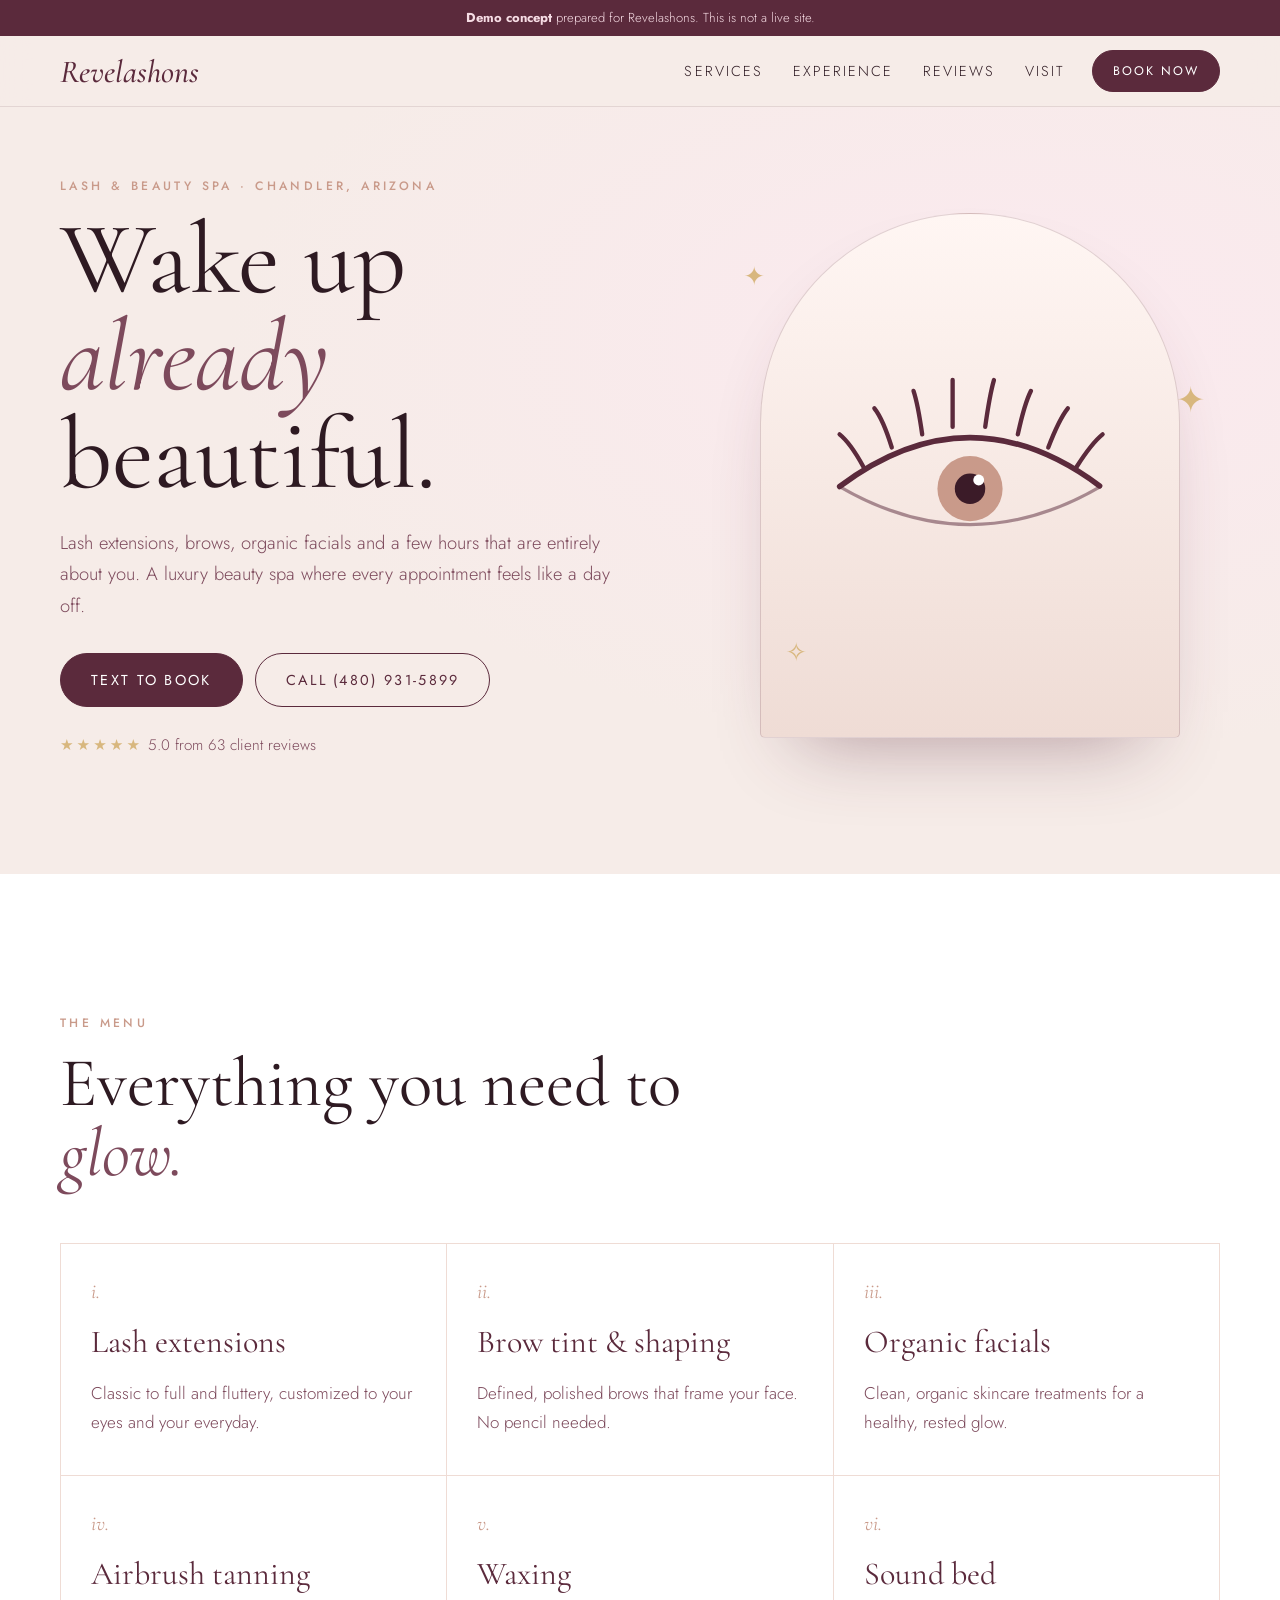
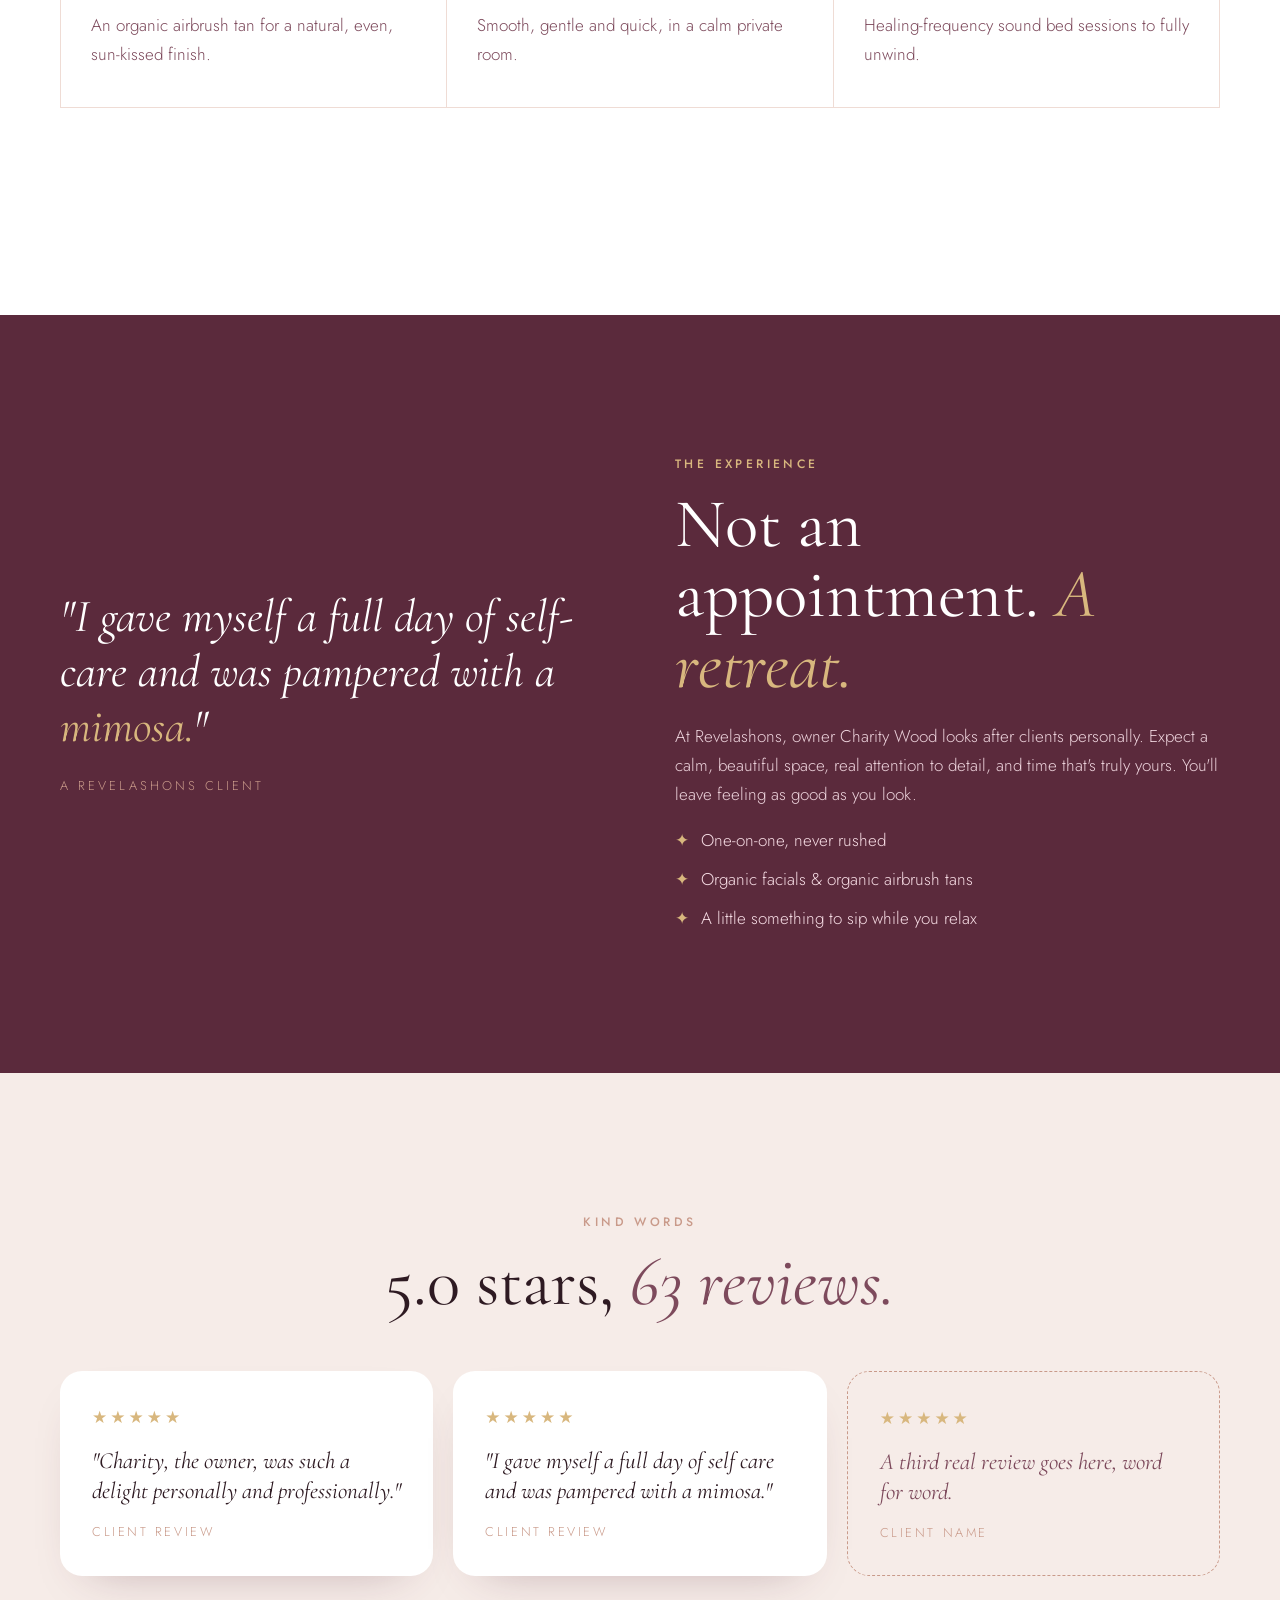
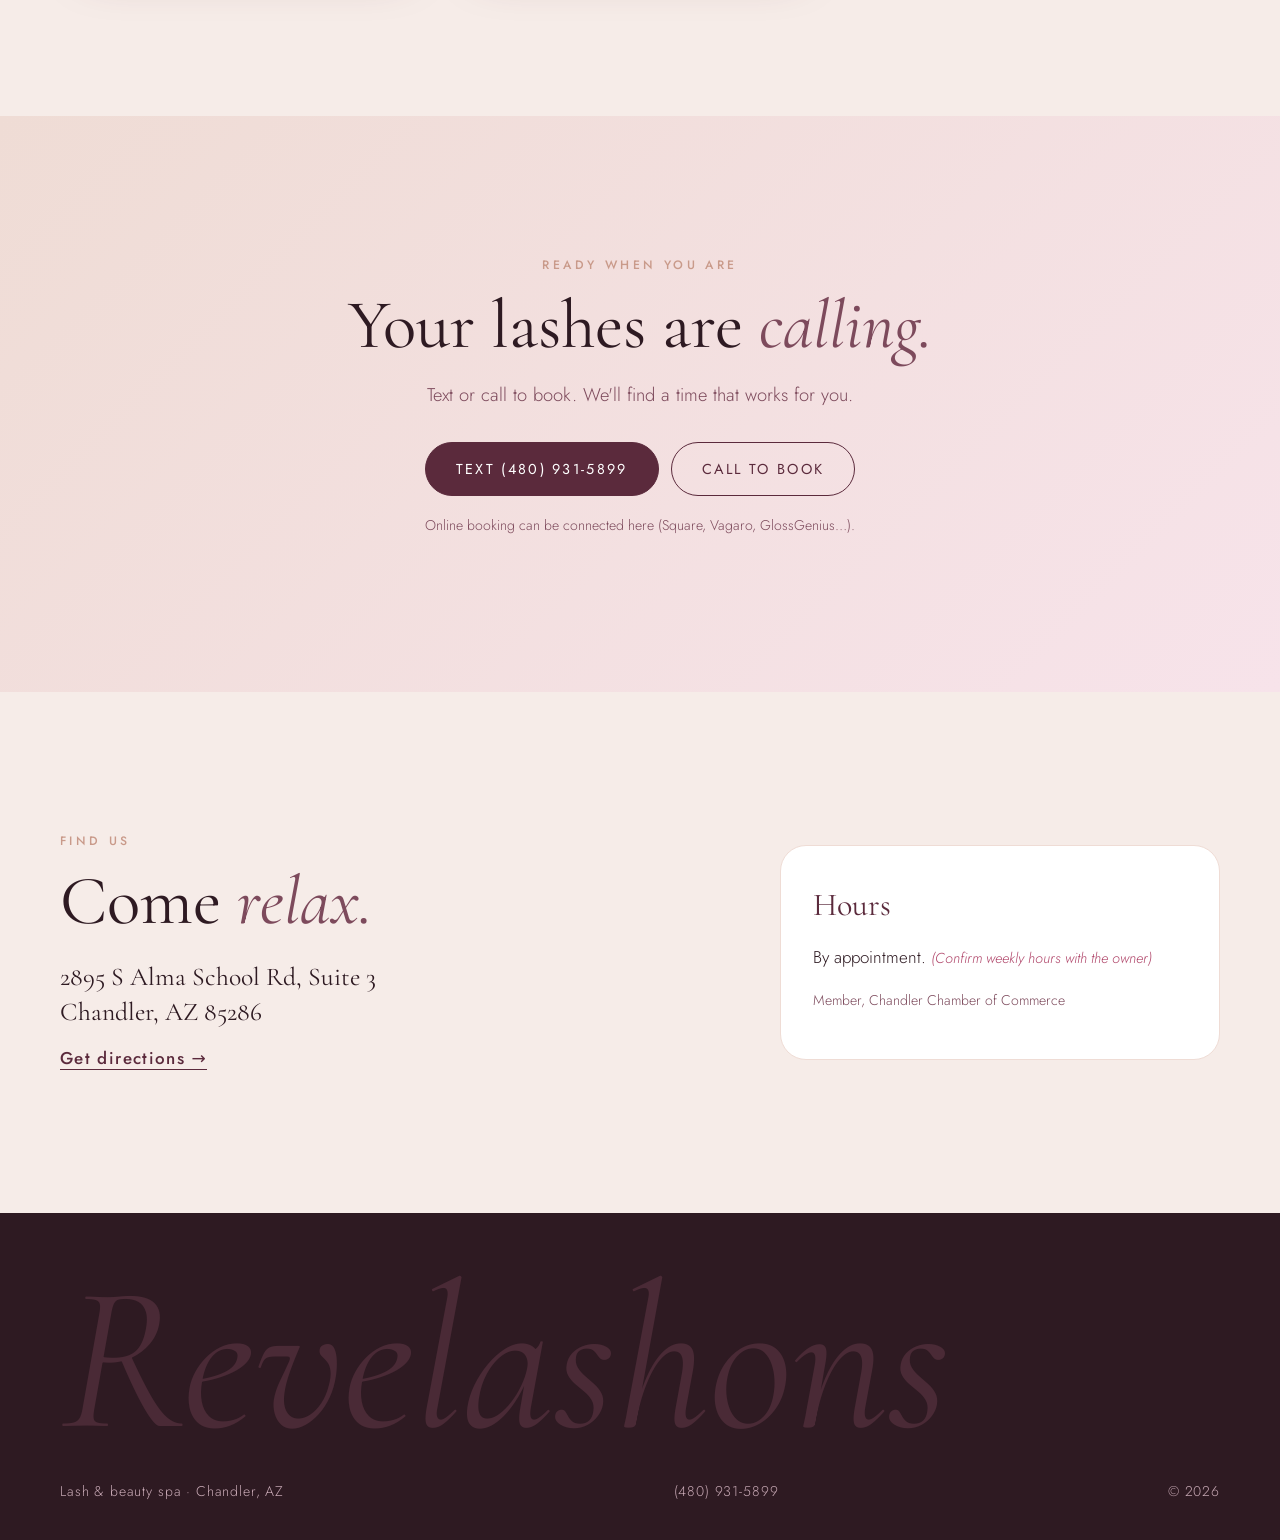
<file: demos/revelashons/index.html>
<!doctype html>
<html lang="en">
<head>
  <meta charset="utf-8">
  <meta name="viewport" content="width=device-width, initial-scale=1">
  <!-- DEMO ONLY: remove the noindex line when this goes live on the client's domain -->
  <meta name="robots" content="noindex, nofollow">
  <title>Revelashons | Lash &amp; Beauty Spa in Chandler, AZ</title>
  <meta name="description" content="Luxury lash and beauty spa in Chandler: lash extensions, brow tint and shaping, organic facials, airbrush tanning, waxing and sound-bed relaxation. Call or text (480) 931-5899.">
  <meta name="theme-color" content="#f6ece8">
  <link rel="icon" href="favicon.svg" type="image/svg+xml">
  <link rel="preconnect" href="https://fonts.googleapis.com">
  <link rel="preconnect" href="https://fonts.gstatic.com" crossorigin>
  <link href="https://fonts.googleapis.com/css2?family=Cormorant+Garamond:ital,wght@0,400;0,500;1,400;1,500&family=Jost:wght@300;400;500&display=swap" rel="stylesheet">
  <link rel="stylesheet" href="styles.css">
  <script>document.documentElement.classList.add('js');</script>
  <script type="application/ld+json">
  {"@context":"https://schema.org","@type":"BeautySalon","name":"Revelashons","telephone":"+1-480-931-5899",
   "address":{"@type":"PostalAddress","streetAddress":"2895 S Alma School Rd #3","addressLocality":"Chandler","addressRegion":"AZ","postalCode":"85286","addressCountry":"US"}}
  </script>
</head>
<body>

  <div class="demo-banner" role="note"><strong>Demo concept</strong> prepared for Revelashons. This is not a live site.</div>

  <header class="site-header">
    <div class="wrap header-inner">
      <a href="#top" class="logo" aria-label="Revelashons, home">Revelashons</a>
      <nav class="nav" aria-label="Main">
        <a href="#services">Services</a>
        <a href="#experience">Experience</a>
        <a href="#love">Reviews</a>
        <a href="#visit">Visit</a>
      </nav>
      <a class="btn btn-sm" href="#book">Book now</a>
    </div>
  </header>

  <main id="top">

    <section class="hero">
      <div class="wrap hero-grid">
        <div class="hero-copy">
          <p class="eyebrow reveal">Lash &amp; beauty spa · Chandler, Arizona</p>
          <h1 class="reveal">Wake up <em>already</em><br>beautiful.</h1>
          <p class="lede reveal">Lash extensions, brows, organic facials and a few hours that are entirely about you. A luxury beauty spa where every appointment feels like a day off.</p>
          <div class="actions reveal">
            <a class="btn" href="sms:+14809315899">Text to book</a>
            <a class="btn btn-ghost" href="tel:+14809315899">Call (480) 931-5899</a>
          </div>
          <p class="rating reveal"><span class="stars" aria-hidden="true">★★★★★</span> 5.0 from 63 client reviews</p>
        </div>
        <div class="hero-art reveal" aria-hidden="true">
          <div class="arch">
            <svg class="eye" viewBox="0 0 300 200">
              <path class="lid" d="M30 110 Q150 20 270 110" fill="none" stroke="#5b2a3c" stroke-width="5" stroke-linecap="round"/>
              <g class="lashes" stroke="#5b2a3c" stroke-width="4" stroke-linecap="round" fill="none">
                <path d="M52 92 Q40 70 30 62"/><path d="M78 74 Q70 48 62 38"/><path d="M106 62 Q102 34 98 22"/><path d="M134 55 Q134 26 134 12"/><path d="M164 55 Q168 26 172 12"/><path d="M194 62 Q200 34 206 22"/><path d="M222 74 Q232 48 240 38"/><path d="M248 92 Q262 70 272 62"/>
              </g>
              <path d="M30 110 Q150 180 270 110" fill="none" stroke="#5b2a3c" stroke-width="3" stroke-linecap="round" opacity=".5"/>
              <circle cx="150" cy="112" r="30" fill="#c99a8a"/><circle cx="150" cy="112" r="14" fill="#3b1b28"/><circle cx="158" cy="104" r="5" fill="#fff"/>
            </svg>
          </div>
          <span class="sparkle s1">✦</span><span class="sparkle s2">✦</span><span class="sparkle s3">✧</span>
        </div>
      </div>
    </section>

    <section id="services" class="section services">
      <div class="wrap">
        <div class="head reveal">
          <p class="eyebrow">The menu</p>
          <h2>Everything you need to <em>glow.</em></h2>
        </div>
        <div class="svc-grid">
          <article class="svc reveal"><span class="svc-n">i.</span><h3>Lash extensions</h3><p>Classic to full and fluttery, customized to your eyes and your everyday.</p></article>
          <article class="svc reveal"><span class="svc-n">ii.</span><h3>Brow tint &amp; shaping</h3><p>Defined, polished brows that frame your face. No pencil needed.</p></article>
          <article class="svc reveal"><span class="svc-n">iii.</span><h3>Organic facials</h3><p>Clean, organic skincare treatments for a healthy, rested glow.</p></article>
          <article class="svc reveal"><span class="svc-n">iv.</span><h3>Airbrush tanning</h3><p>An organic airbrush tan for a natural, even, sun-kissed finish.</p></article>
          <article class="svc reveal"><span class="svc-n">v.</span><h3>Waxing</h3><p>Smooth, gentle and quick, in a calm private room.</p></article>
          <article class="svc reveal"><span class="svc-n">vi.</span><h3>Sound bed</h3><p>Healing-frequency sound bed sessions to fully unwind.</p></article>
        </div>
        <p class="price-note reveal">Service prices and durations will be listed here. <span class="todo">(Add the price list at launch)</span></p>
      </div>
    </section>

    <section id="experience" class="section experience">
      <div class="wrap exp-grid">
        <div class="exp-quote reveal">
          <p class="big-quote">"I gave myself a full day of self-care and was pampered with a <em>mimosa.</em>"</p>
          <span class="who">A Revelashons client</span>
        </div>
        <div class="exp-copy">
          <p class="eyebrow reveal">The experience</p>
          <h2 class="reveal">Not an appointment. <em>A retreat.</em></h2>
          <p class="reveal">At Revelashons, owner Charity Wood looks after clients personally. Expect a calm, beautiful space, real attention to detail, and time that's truly yours. You'll leave feeling as good as you look.</p>
          <ul class="perks reveal">
            <li>One-on-one, never rushed</li>
            <li>Organic facials &amp; organic airbrush tans</li>
            <li>A little something to sip while you relax</li>
          </ul>
        </div>
      </div>
    </section>

    <section id="love" class="section love">
      <div class="wrap">
        <div class="head center reveal">
          <p class="eyebrow">Kind words</p>
          <h2>5.0 stars, <em>63 reviews.</em></h2>
        </div>
        <div class="love-grid">
          <figure class="review reveal"><span class="stars" aria-hidden="true">★★★★★</span><blockquote>"Charity, the owner, was such a delight personally and professionally."</blockquote><figcaption>Client review</figcaption></figure>
          <figure class="review reveal"><span class="stars" aria-hidden="true">★★★★★</span><blockquote>"I gave myself a full day of self care and was pampered with a mimosa."</blockquote><figcaption>Client review</figcaption></figure>
          <figure class="review review-slot reveal"><span class="stars" aria-hidden="true">★★★★★</span><blockquote>A third real review goes here, word for word.</blockquote><figcaption>Client name</figcaption></figure>
        </div>
      </div>
    </section>

    <section id="book" class="section book">
      <div class="wrap book-inner reveal">
        <p class="eyebrow">Ready when you are</p>
        <h2>Your lashes are <em>calling.</em></h2>
        <p>Text or call to book. We'll find a time that works for you.</p>
        <div class="actions center">
          <a class="btn" href="sms:+14809315899">Text (480) 931-5899</a>
          <a class="btn btn-ghost" href="tel:+14809315899">Call to book</a>
        </div>
        <p class="small">Online booking can be connected here (Square, Vagaro, GlossGenius…).</p>
      </div>
    </section>

    <section id="visit" class="section visit">
      <div class="wrap visit-grid">
        <div class="reveal">
          <p class="eyebrow">Find us</p>
          <h2>Come <em>relax.</em></h2>
          <address>2895 S Alma School Rd, Suite 3<br>Chandler, AZ 85286</address>
          <a class="text-link" href="https://www.google.com/maps/search/?api=1&amp;query=2895+S+Alma+School+Rd+%233+Chandler+AZ+85286" target="_blank" rel="noopener">Get directions →</a>
        </div>
        <div class="hours reveal">
          <h3>Hours</h3>
          <p>By appointment. <span class="todo">(Confirm weekly hours with the owner)</span></p>
          <p class="small">Member, Chandler Chamber of Commerce</p>
        </div>
      </div>
    </section>

  </main>

  <footer class="footer">
    <div class="wrap">
      <p class="footer-mark" aria-hidden="true">Revelashons</p>
      <div class="footer-row"><span>Lash &amp; beauty spa · Chandler, AZ</span><span>(480) 931-5899</span><span>© <span id="year">2026</span></span></div>
    </div>
  </footer>

  <div class="mobile-bar">
    <a href="sms:+14809315899">Text to book</a>
    <a href="tel:+14809315899" class="mb-alt">Call</a>
  </div>

  <script src="script.js" defer></script>
</body>
</html>
</file>
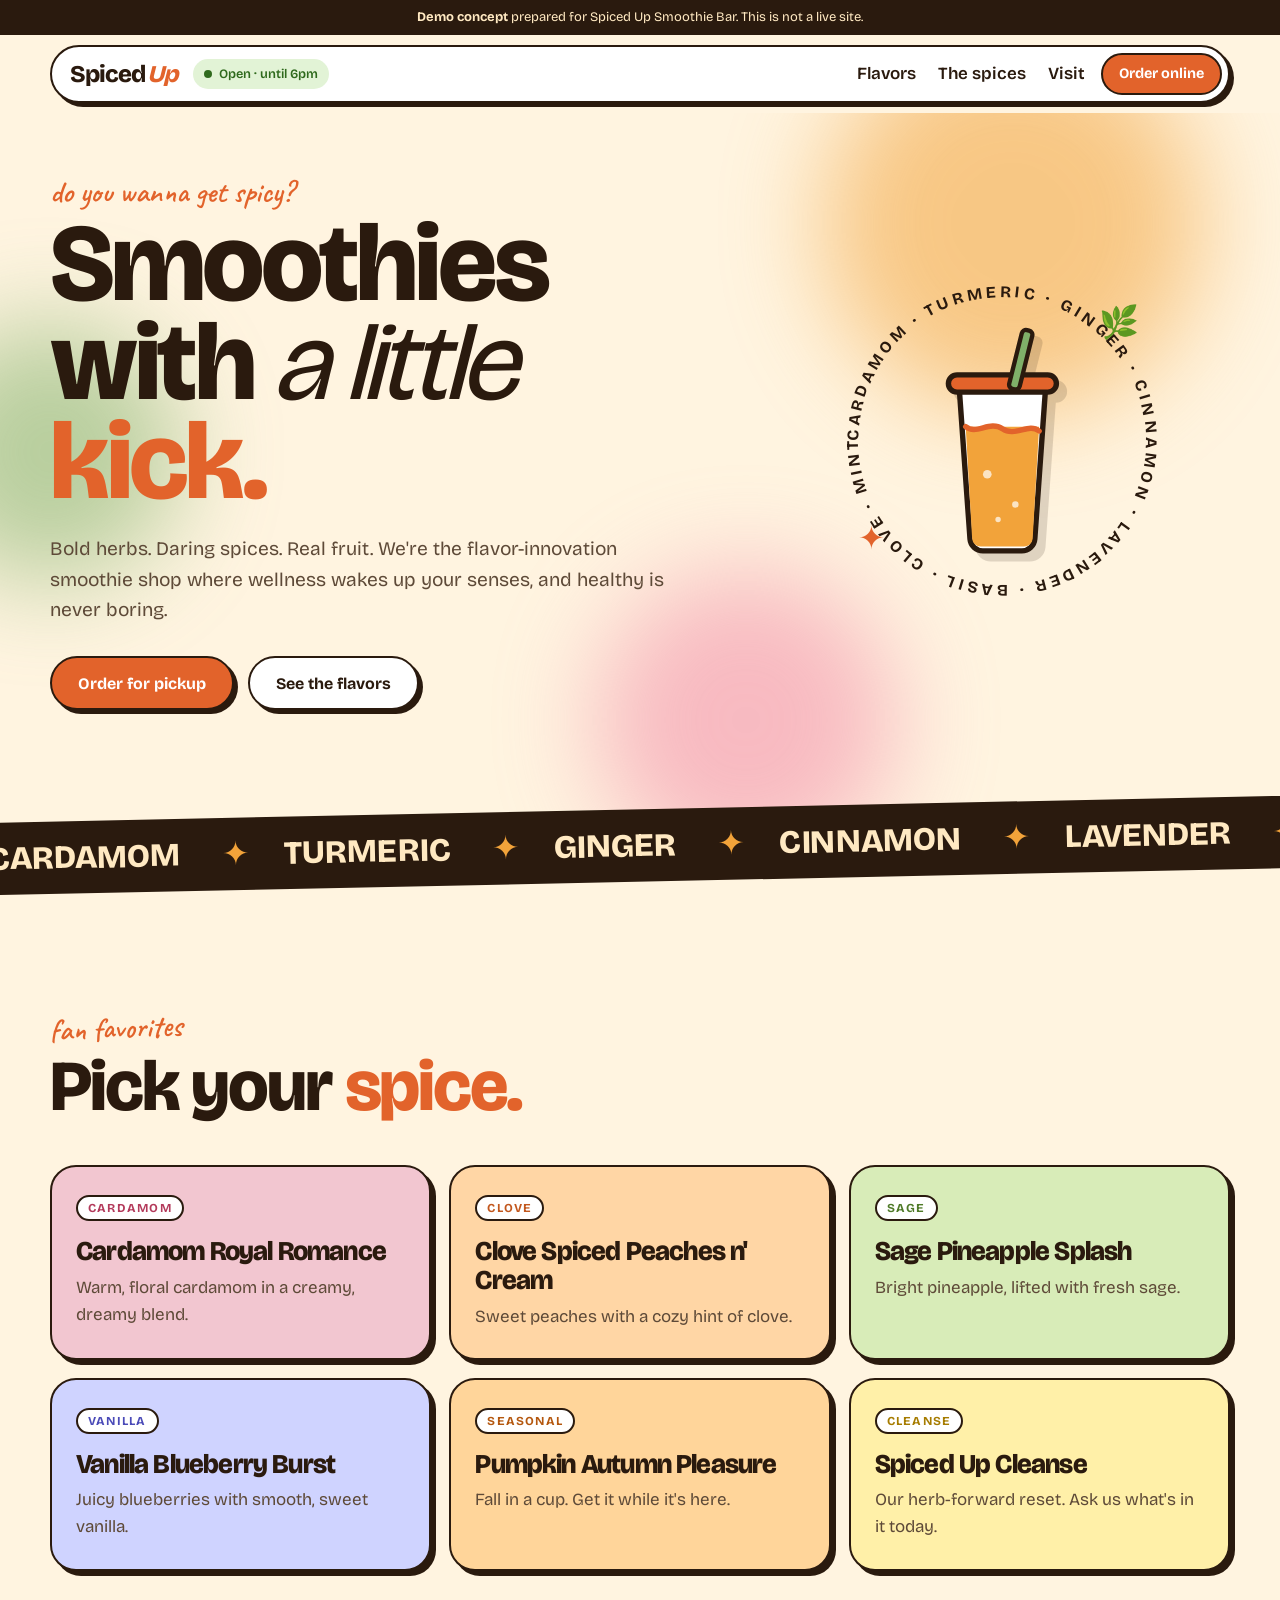
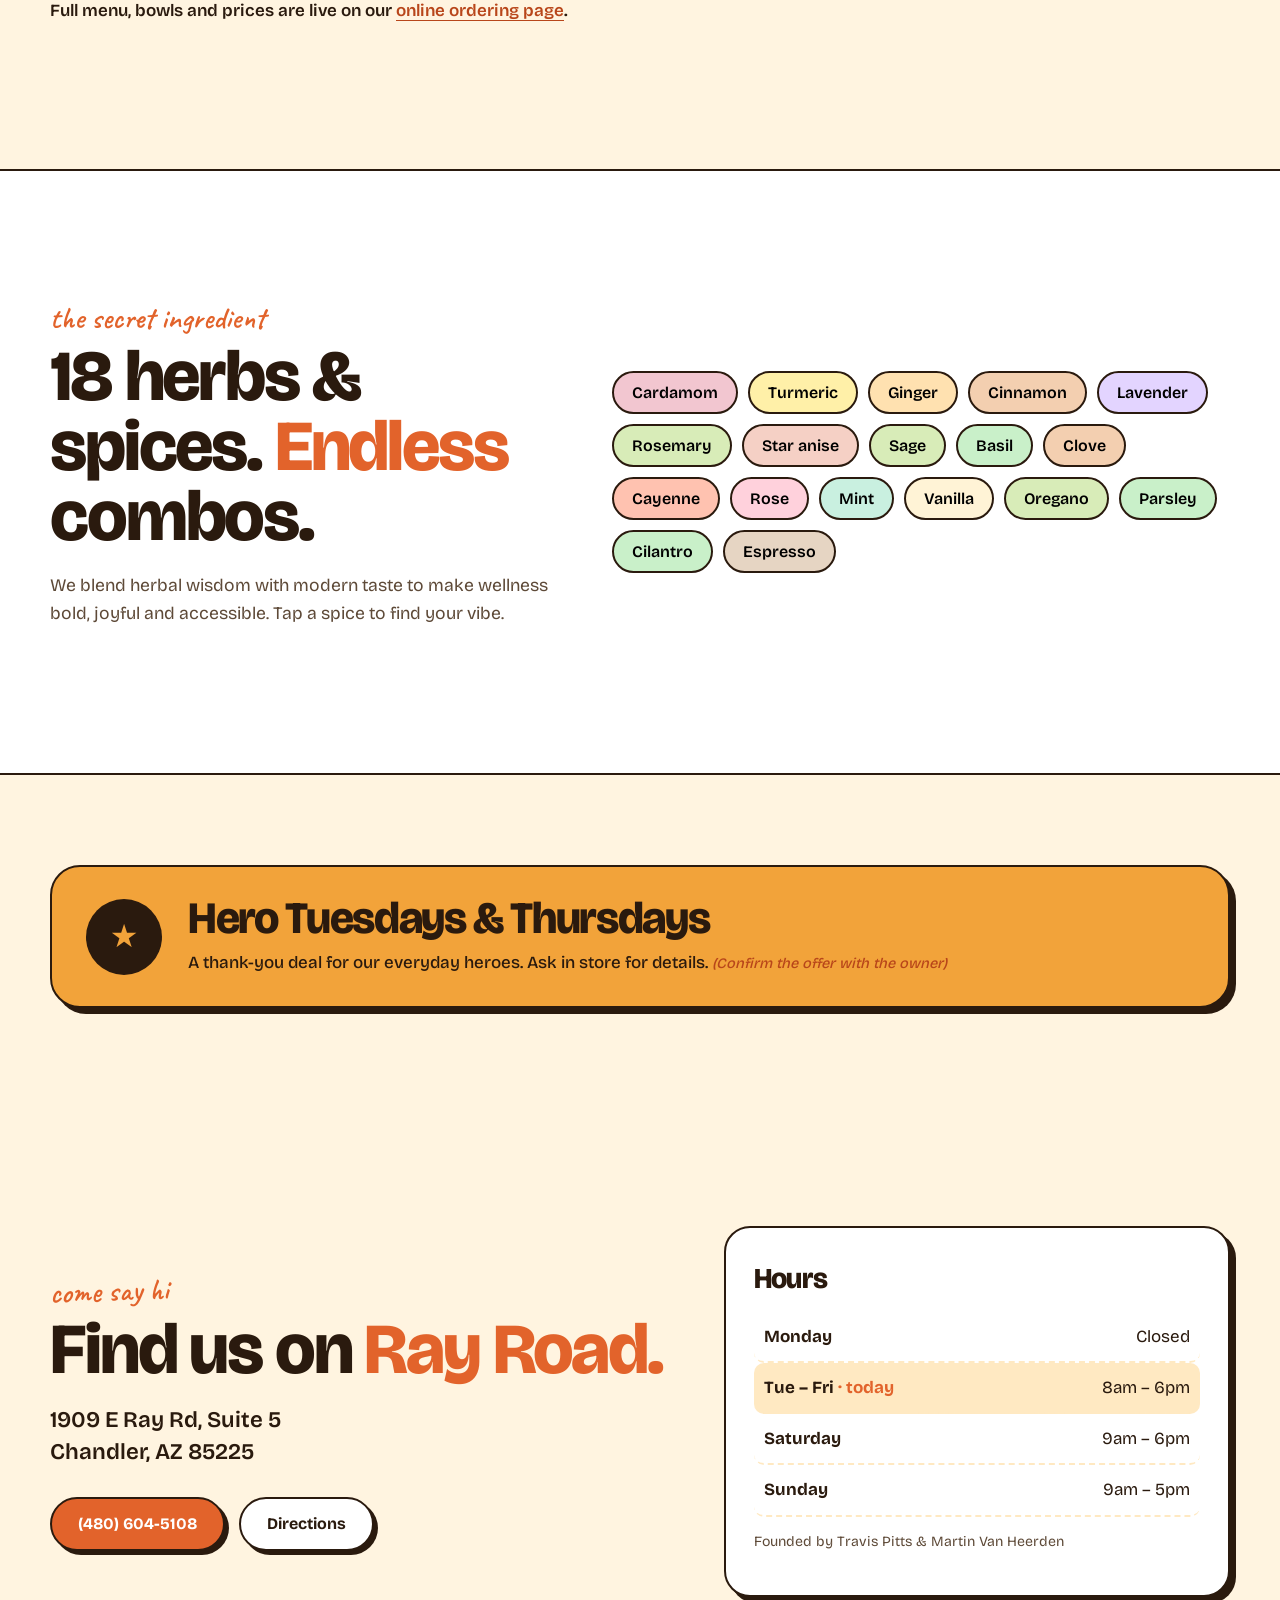
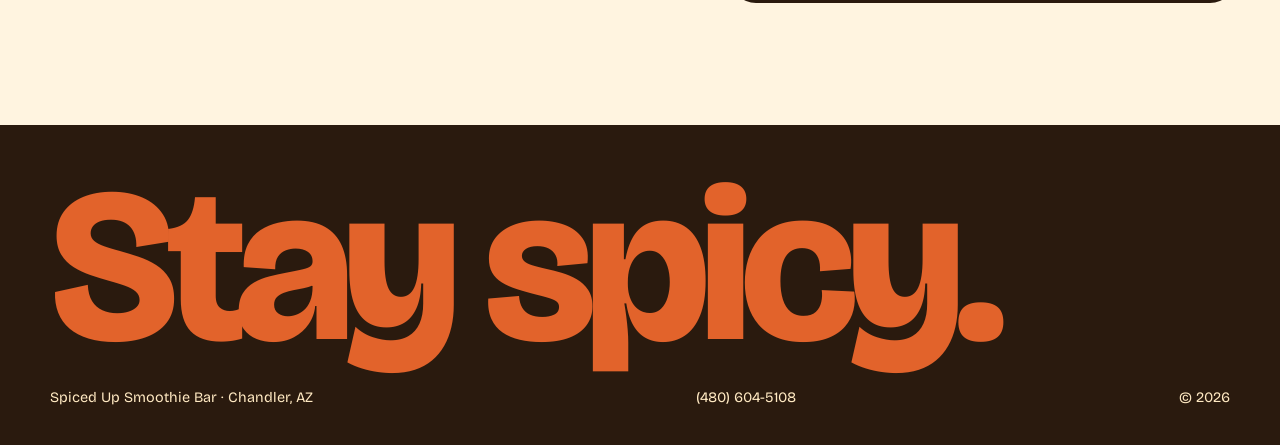
<file: demos/spiced-up/index.html>
<!doctype html>
<html lang="en">
<head>
  <meta charset="utf-8">
  <meta name="viewport" content="width=device-width, initial-scale=1">
  <!-- DEMO ONLY: remove the noindex line when this goes live on the client's domain -->
  <meta name="robots" content="noindex, nofollow">
  <title>Spiced Up Smoothie Bar | Herb &amp; Spice Smoothies in Chandler</title>
  <meta name="description" content="The flavor-innovation smoothie shop in Chandler: herb-powered, spice-driven smoothies and bowls. 1909 E Ray Rd #5. Order online or call (480) 604-5108.">
  <meta name="theme-color" content="#fff4e0">
  <link rel="icon" href="favicon.svg" type="image/svg+xml">
  <link rel="preconnect" href="https://fonts.googleapis.com">
  <link rel="preconnect" href="https://fonts.gstatic.com" crossorigin>
  <link href="https://fonts.googleapis.com/css2?family=Bricolage+Grotesque:opsz,wght@12..96,400;12..96,600;12..96,800&family=Caveat:wght@600&display=swap" rel="stylesheet">
  <link rel="stylesheet" href="styles.css">
  <script>document.documentElement.classList.add('js');</script>
  <script type="application/ld+json">
  {"@context":"https://schema.org","@type":"Restaurant","servesCuisine":["Smoothies","Juice"],"name":"Spiced Up Smoothie Bar","telephone":"+1-480-604-5108",
   "address":{"@type":"PostalAddress","streetAddress":"1909 E Ray Rd #5","addressLocality":"Chandler","addressRegion":"AZ","postalCode":"85225","addressCountry":"US"},
   "openingHours":["Tu-Fr 08:00-18:00","Sa 09:00-18:00","Su 09:00-17:00"]}
  </script>
</head>
<body>

  <div class="demo-banner" role="note"><strong>Demo concept</strong> prepared for Spiced Up Smoothie Bar. This is not a live site.</div>

  <header class="site-header">
    <div class="wrap header-inner">
      <a href="#top" class="logo" aria-label="Spiced Up Smoothie Bar, home">Spiced<span>Up</span></a>
      <span class="open-pill" id="open-pill"><span class="dot"></span><span id="open-text">Open Tue–Sun</span></span>
      <nav class="nav" aria-label="Main">
        <a href="#flavors">Flavors</a>
        <a href="#spices">The spices</a>
        <a href="#visit">Visit</a>
      </nav>
      <a class="btn btn-sm" href="https://toast.app/r/spiced-up-smoothie-bar-llc-1909-east-ray-road/order" target="_blank" rel="noopener">Order online</a>
    </div>
  </header>

  <main id="top">

    <section class="hero">
      <div class="blob b1" aria-hidden="true"></div><div class="blob b2" aria-hidden="true"></div><div class="blob b3" aria-hidden="true"></div>
      <div class="wrap hero-grid">
        <div>
          <p class="script reveal">do you wanna get spicy?</p>
          <h1 class="reveal">Smoothies with <span class="pop">a little</span> <span class="kick">kick.</span></h1>
          <p class="lede reveal">Bold herbs. Daring spices. Real fruit. We're the flavor-innovation smoothie shop where wellness wakes up your senses, and healthy is never boring.</p>
          <div class="actions reveal">
            <a class="btn" href="https://toast.app/r/spiced-up-smoothie-bar-llc-1909-east-ray-road/order" target="_blank" rel="noopener">Order for pickup</a>
            <a class="btn btn-ghost" href="#flavors">See the flavors</a>
          </div>
        </div>
        <div class="cup-wrap reveal" aria-hidden="true">
          <div class="ring">
            <svg viewBox="0 0 300 300"><defs><path id="ring" d="M150,150 m-120,0 a120,120 0 1,1 240,0 a120,120 0 1,1 -240,0"/></defs>
              <text><textPath href="#ring">CARDAMOM · TURMERIC · GINGER · CINNAMON · LAVENDER · BASIL · CLOVE · MINT · </textPath></text></svg>
          </div>
          <svg class="cup" viewBox="0 0 160 220">
            <path d="M40 60h80l-10 140a12 12 0 0 1-12 11H62a12 12 0 0 1-12-11z" fill="#fff" stroke="#2a1a0e" stroke-width="5" stroke-linejoin="round"/>
            <path class="fill" d="M46 96h68l-6 104a8 8 0 0 1-8 7H60a8 8 0 0 1-8-7z" fill="#f2a33a"/>
            <path d="M46 96c10 8 22 -6 34 2s24 -6 34 2" fill="none" stroke="#e2632b" stroke-width="5" stroke-linecap="round"/>
            <rect x="30" y="48" width="100" height="16" rx="8" fill="#e2632b" stroke="#2a1a0e" stroke-width="5"/>
            <rect class="straw" x="92" y="6" width="10" height="56" rx="4" fill="#7fb069" stroke="#2a1a0e" stroke-width="4" transform="rotate(14 97 34)"/>
            <circle cx="66" cy="140" r="4" fill="#fff" opacity=".7"/><circle cx="92" cy="168" r="3" fill="#fff" opacity=".7"/><circle cx="76" cy="182" r="2.5" fill="#fff" opacity=".7"/>
          </svg>
          <span class="leaf l1">🌿</span><span class="leaf l2">✦</span>
        </div>
      </div>
    </section>

    <div class="marquee" aria-hidden="true"><div class="marquee-track">
      <span>Cardamom</span><span>Turmeric</span><span>Ginger</span><span>Cinnamon</span><span>Lavender</span><span>Rosemary</span><span>Star anise</span><span>Sage</span><span>Basil</span><span>Clove</span><span>Cayenne</span><span>Rose</span><span>Mint</span><span>Vanilla</span>
      <span>Cardamom</span><span>Turmeric</span><span>Ginger</span><span>Cinnamon</span><span>Lavender</span><span>Rosemary</span><span>Star anise</span><span>Sage</span><span>Basil</span><span>Clove</span><span>Cayenne</span><span>Rose</span><span>Mint</span><span>Vanilla</span>
    </div></div>

    <section id="flavors" class="section flavors">
      <div class="wrap">
        <div class="head reveal">
          <p class="script">fan favorites</p>
          <h2>Pick your <span class="kick">spice.</span></h2>
        </div>
        <div class="flavor-grid">
          <article class="flavor reveal" style="--c:#f2c6d0;--d:#b33a5b"><span class="spice-tag">Cardamom</span><h3>Cardamom Royal Romance</h3><p>Warm, floral cardamom in a creamy, dreamy blend.</p></article>
          <article class="flavor reveal" style="--c:#ffd6a5;--d:#c2571d"><span class="spice-tag">Clove</span><h3>Clove Spiced Peaches n' Cream</h3><p>Sweet peaches with a cozy hint of clove.</p></article>
          <article class="flavor reveal" style="--c:#d8ecb8;--d:#4f7a28"><span class="spice-tag">Sage</span><h3>Sage Pineapple Splash</h3><p>Bright pineapple, lifted with fresh sage.</p></article>
          <article class="flavor reveal" style="--c:#cfd3ff;--d:#4b4bb8"><span class="spice-tag">Vanilla</span><h3>Vanilla Blueberry Burst</h3><p>Juicy blueberries with smooth, sweet vanilla.</p></article>
          <article class="flavor reveal" style="--c:#ffd59a;--d:#b4570e"><span class="spice-tag">Seasonal</span><h3>Pumpkin Autumn Pleasure</h3><p>Fall in a cup. Get it while it's here.</p></article>
          <article class="flavor reveal" style="--c:#fff0a8;--d:#a67c00"><span class="spice-tag">Cleanse</span><h3>Spiced Up Cleanse</h3><p>Our herb-forward reset. Ask us what's in it today.</p></article>
        </div>
        <p class="menu-note reveal">Full menu, bowls and prices are live on our <a href="https://toast.app/r/spiced-up-smoothie-bar-llc-1909-east-ray-road/order" target="_blank" rel="noopener">online ordering page</a>.</p>
      </div>
    </section>

    <section id="spices" class="section spices">
      <div class="wrap spice-grid">
        <div>
          <p class="script reveal">the secret ingredient</p>
          <h2 class="reveal">18 herbs &amp; spices. <span class="kick">Endless</span> combos.</h2>
          <p class="reveal">We blend herbal wisdom with modern taste to make wellness bold, joyful and accessible. Tap a spice to find your vibe.</p>
        </div>
        <div class="chips reveal" role="list">
          <button role="listitem" style="--c:#f2c6d0">Cardamom</button><button role="listitem" style="--c:#fff0a8">Turmeric</button><button role="listitem" style="--c:#ffe1b0">Ginger</button>
          <button role="listitem" style="--c:#f3cfb0">Cinnamon</button><button role="listitem" style="--c:#e3d4ff">Lavender</button><button role="listitem" style="--c:#d8ecb8">Rosemary</button>
          <button role="listitem" style="--c:#f5d0c5">Star anise</button><button role="listitem" style="--c:#d8ecb8">Sage</button><button role="listitem" style="--c:#c9f0c9">Basil</button>
          <button role="listitem" style="--c:#f3cfb0">Clove</button><button role="listitem" style="--c:#ffc2b0">Cayenne</button><button role="listitem" style="--c:#ffd1dc">Rose</button>
          <button role="listitem" style="--c:#c9f0e0">Mint</button><button role="listitem" style="--c:#fff3d6">Vanilla</button><button role="listitem" style="--c:#d8ecb8">Oregano</button>
          <button role="listitem" style="--c:#c9f0c9">Parsley</button><button role="listitem" style="--c:#c9f0c9">Cilantro</button><button role="listitem" style="--c:#e6d5c3">Espresso</button>
        </div>
      </div>
    </section>

    <section class="section heroes">
      <div class="wrap hero-deal reveal">
        <span class="badge">★</span>
        <div>
          <h2>Hero Tuesdays &amp; Thursdays</h2>
          <p>A thank-you deal for our everyday heroes. Ask in store for details. <span class="todo">(Confirm the offer with the owner)</span></p>
        </div>
      </div>
    </section>

    <section id="visit" class="section visit">
      <div class="wrap visit-grid">
        <div class="reveal">
          <p class="script">come say hi</p>
          <h2>Find us on <span class="kick">Ray Road.</span></h2>
          <address>1909 E Ray Rd, Suite 5<br>Chandler, AZ 85225</address>
          <div class="actions">
            <a class="btn" href="tel:+14806045108">(480) 604-5108</a>
            <a class="btn btn-ghost" href="https://www.google.com/maps/search/?api=1&amp;query=Spiced+Up+Smoothie+Bar+1909+E+Ray+Rd+Chandler+AZ" target="_blank" rel="noopener">Directions</a>
          </div>
        </div>
        <div class="hours reveal">
          <h3>Hours</h3>
          <dl>
            <div data-d="1"><dt>Monday</dt><dd>Closed</dd></div>
            <div data-d="2,3,4,5"><dt>Tue – Fri</dt><dd>8am – 6pm</dd></div>
            <div data-d="6"><dt>Saturday</dt><dd>9am – 6pm</dd></div>
            <div data-d="0"><dt>Sunday</dt><dd>9am – 5pm</dd></div>
          </dl>
          <p class="small">Founded by Travis Pitts &amp; Martin Van Heerden</p>
        </div>
      </div>
    </section>

  </main>

  <footer class="footer">
    <div class="wrap">
      <p class="footer-mark" aria-hidden="true">Stay spicy.</p>
      <div class="footer-row"><span>Spiced Up Smoothie Bar · Chandler, AZ</span><span>(480) 604-5108</span><span>© <span id="year">2026</span></span></div>
    </div>
  </footer>

  <div class="mobile-bar">
    <a href="https://toast.app/r/spiced-up-smoothie-bar-llc-1909-east-ray-road/order" target="_blank" rel="noopener">Order online</a>
    <a href="tel:+14806045108" class="mb-alt">Call</a>
  </div>

  <script src="script.js" defer></script>
</body>
</html>
</file>
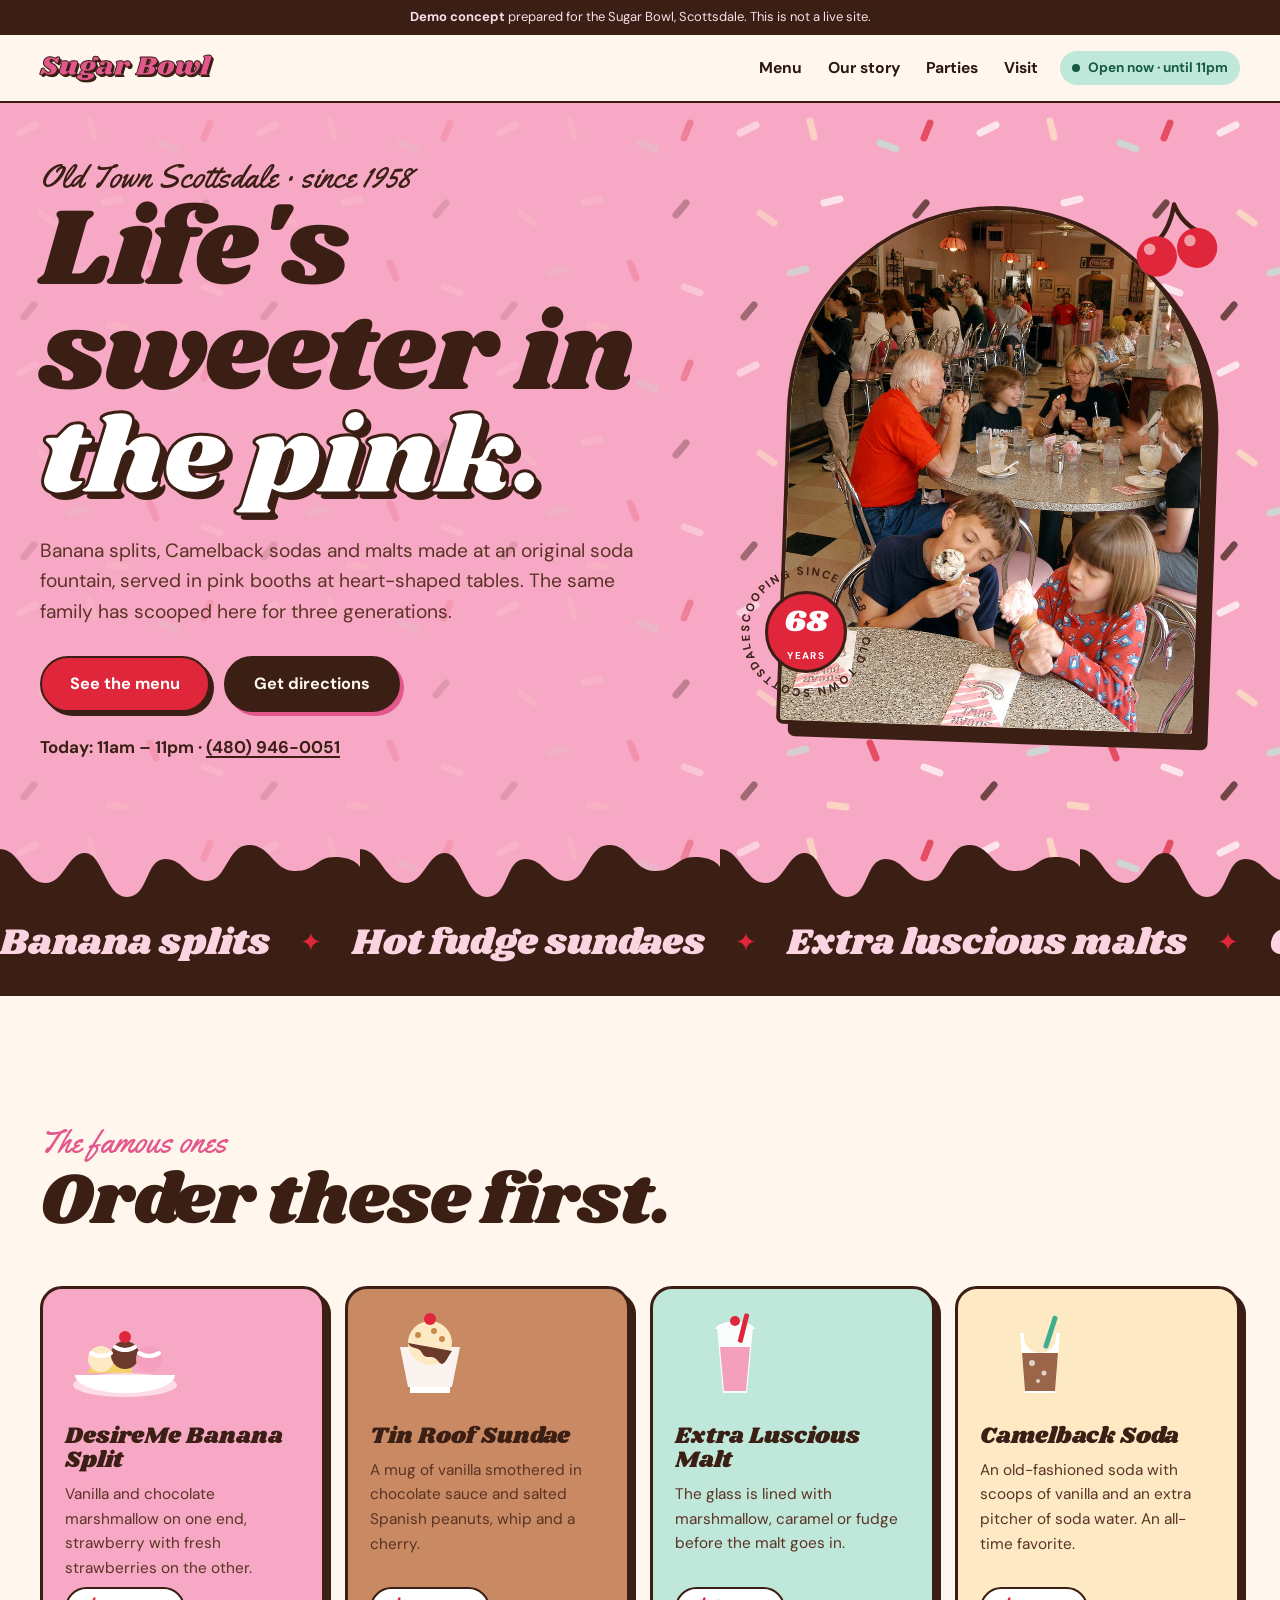
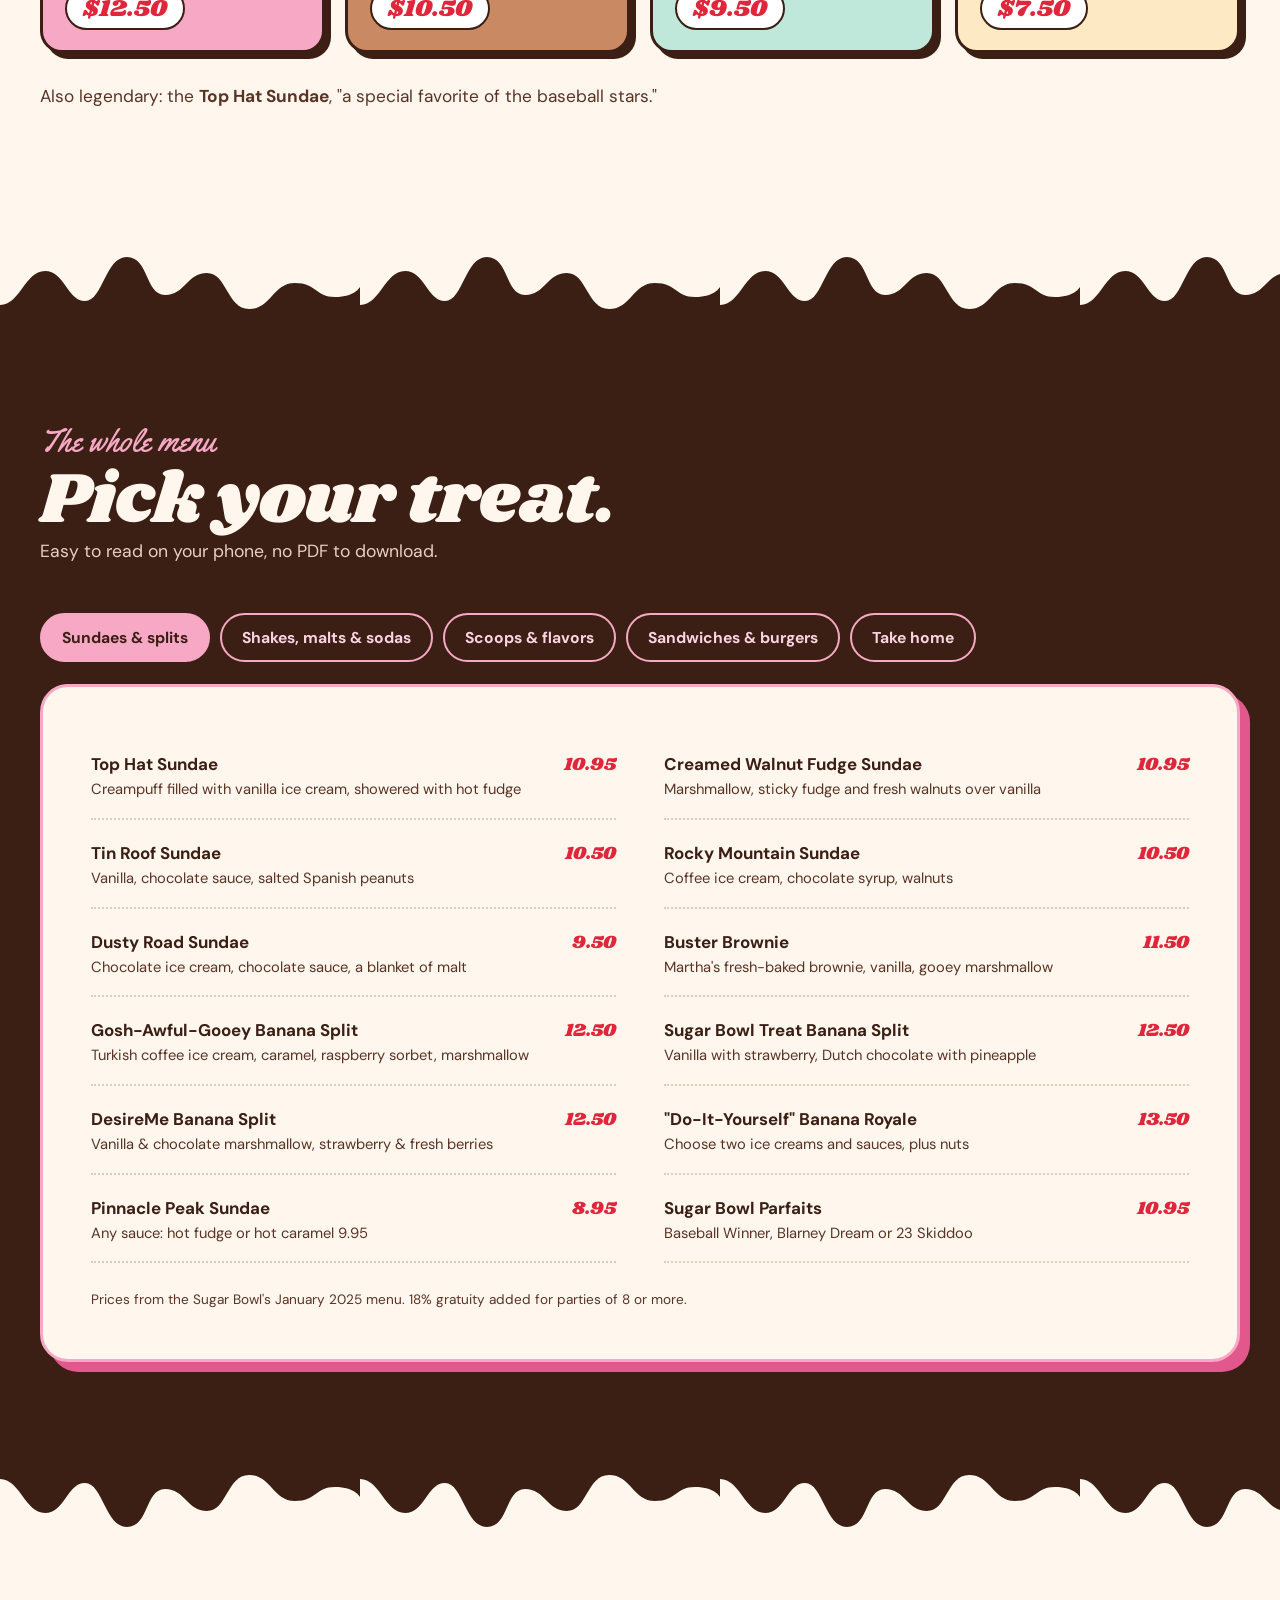
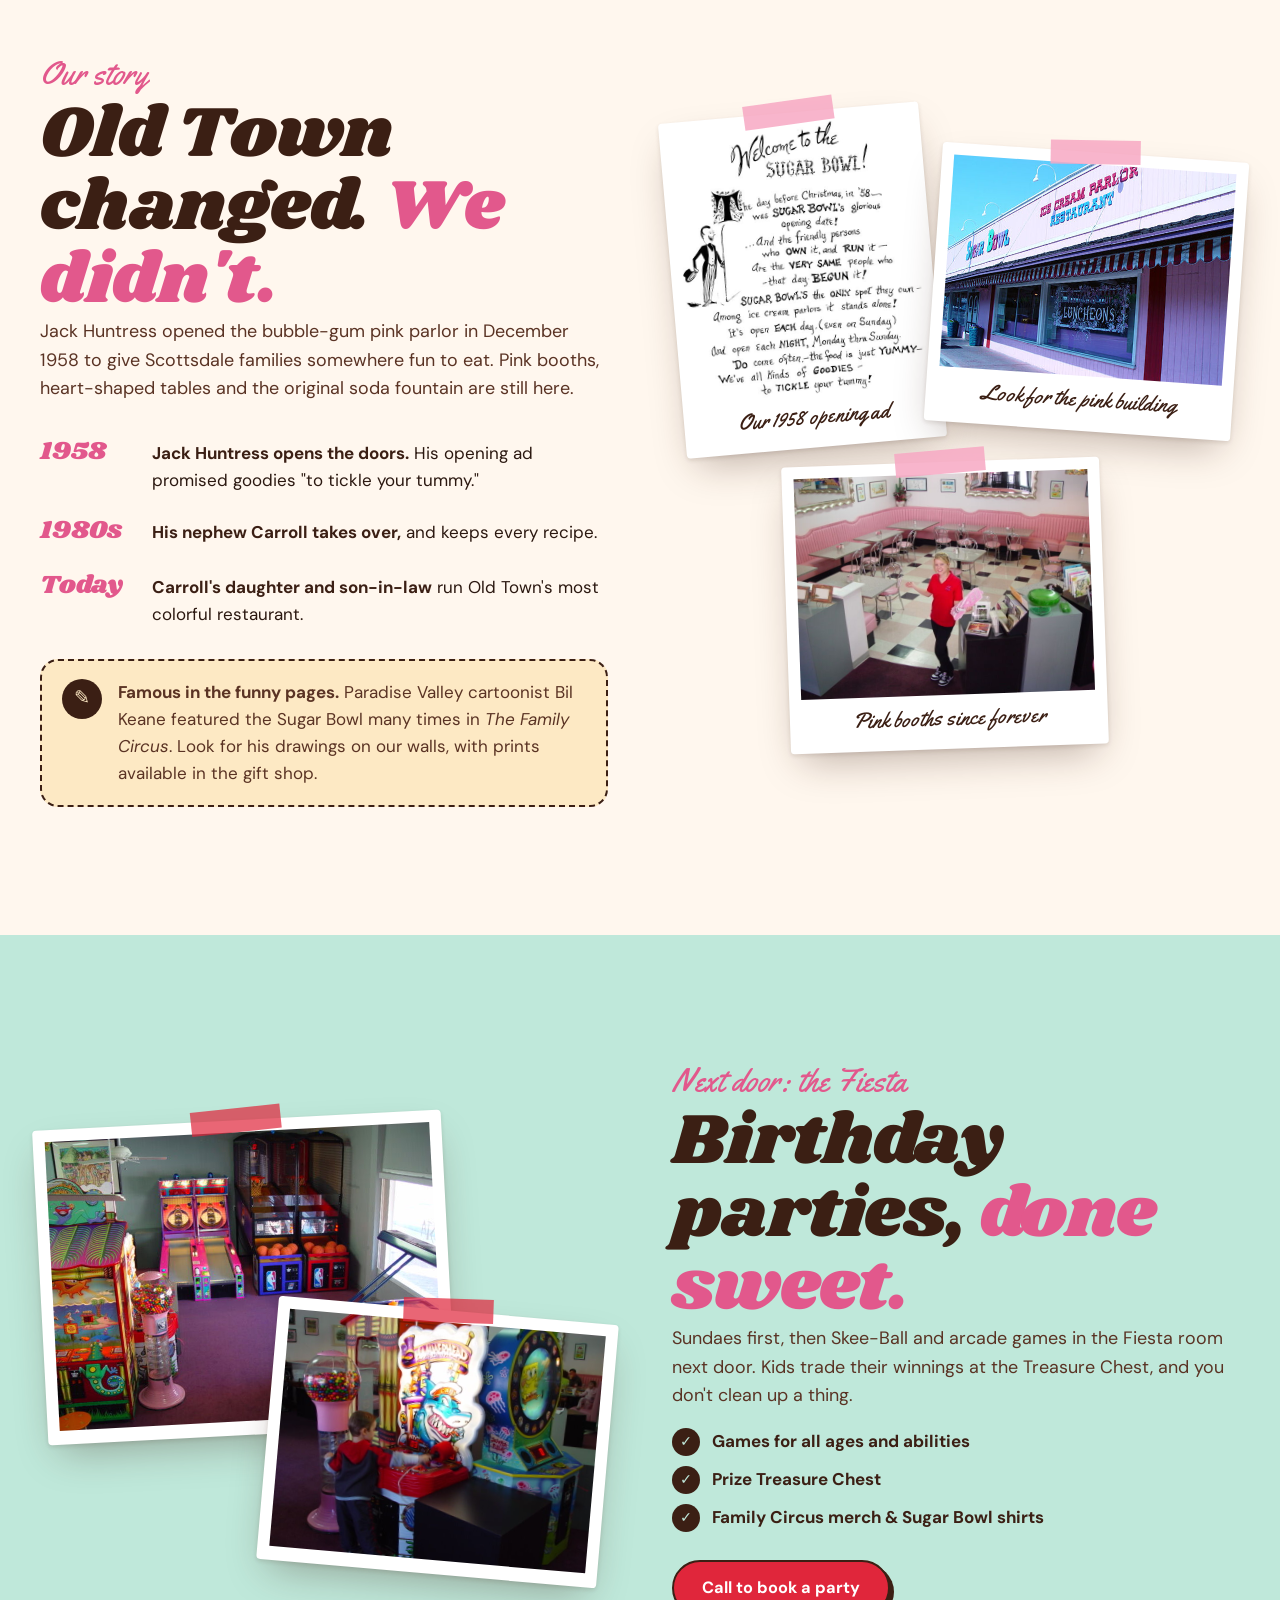
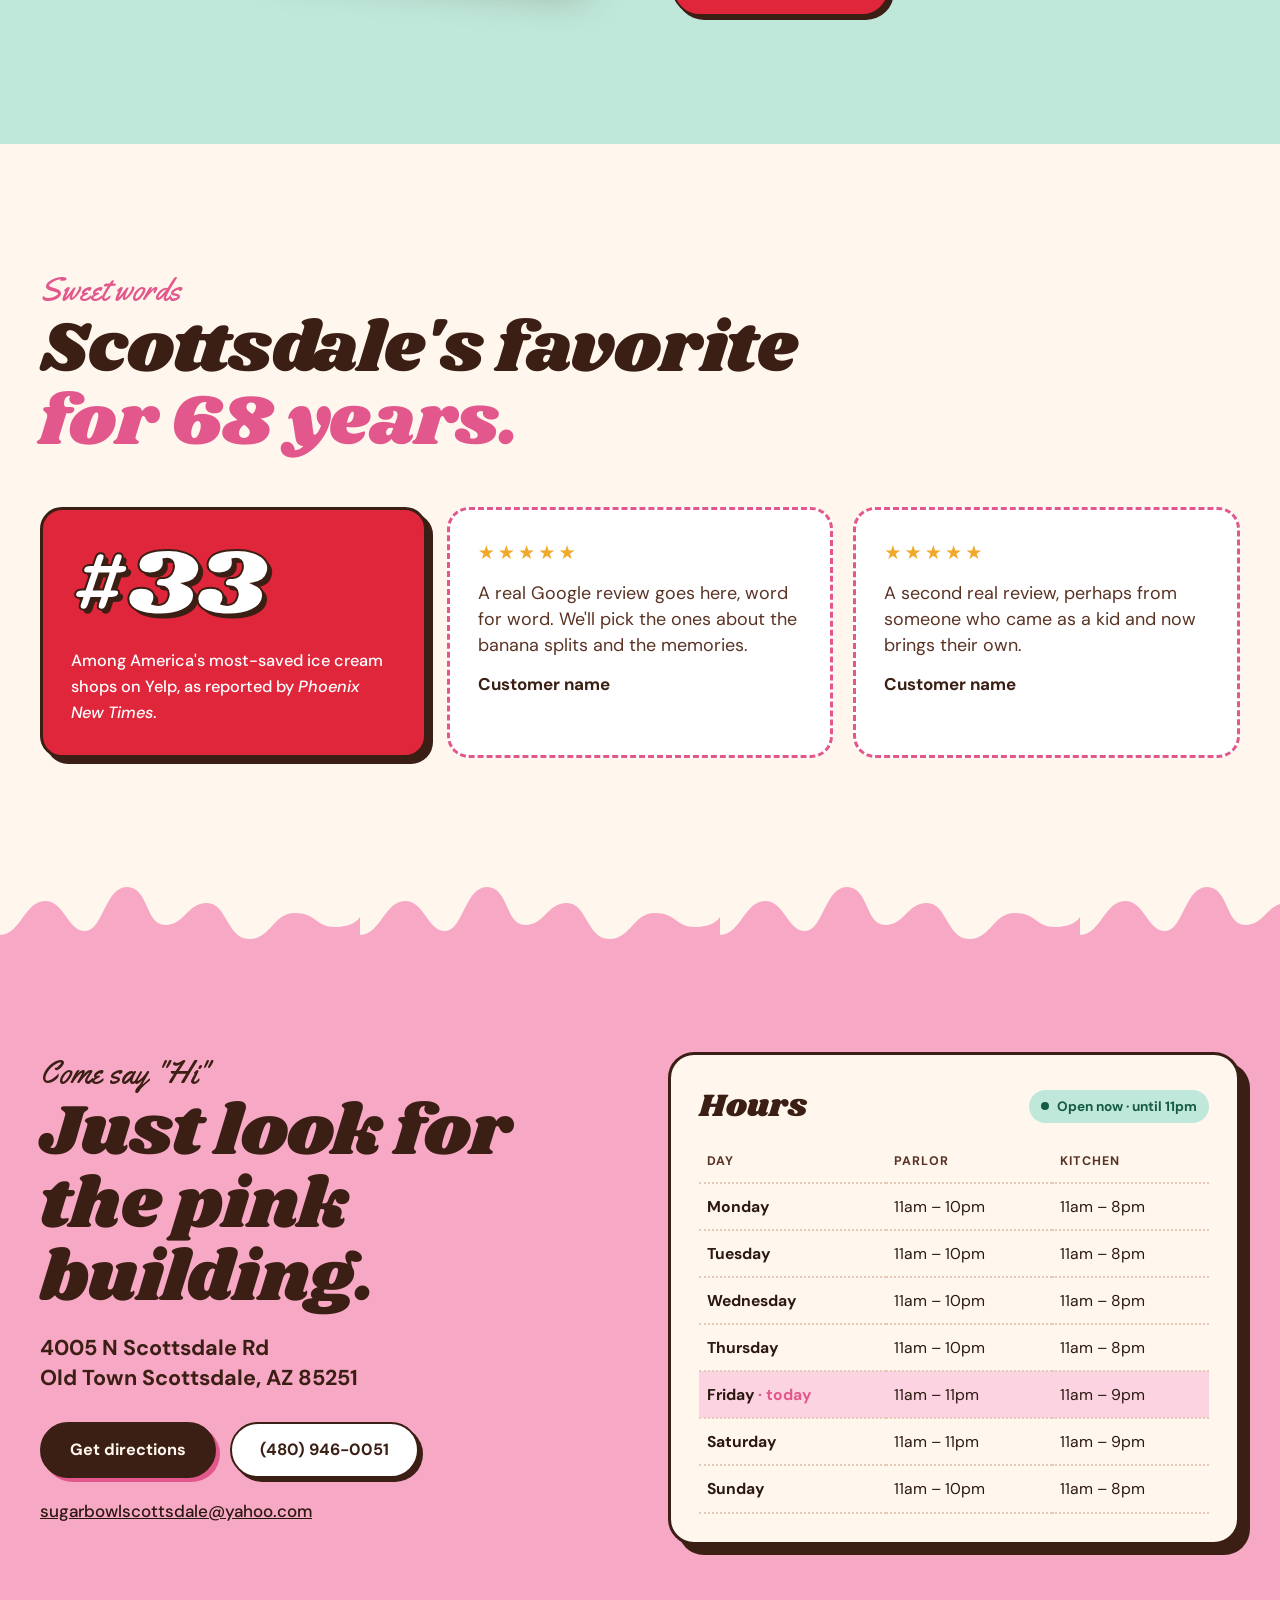
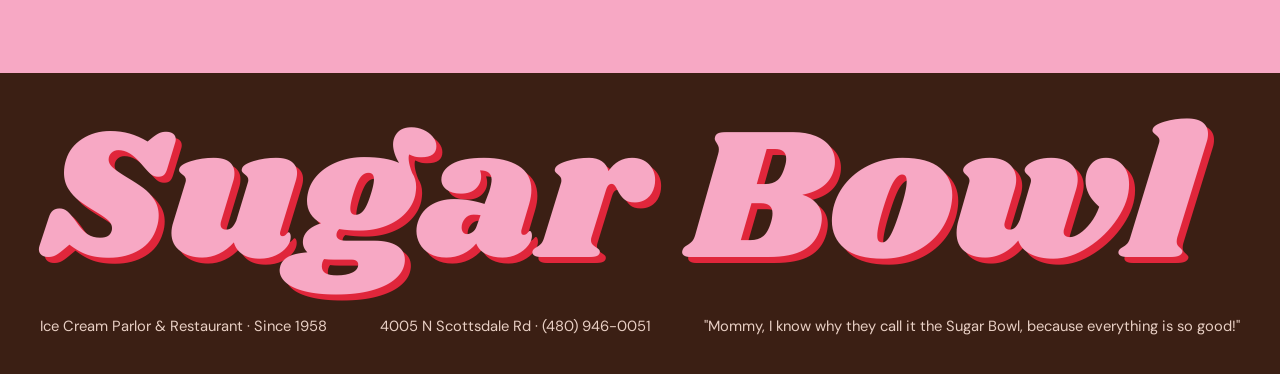
<file: demos/sugar-bowl/index.html>
<!doctype html>
<html lang="en">
<head>
  <meta charset="utf-8">
  <meta name="viewport" content="width=device-width, initial-scale=1">
  <!-- DEMO ONLY: remove the noindex line when this goes live on the client's domain -->
  <meta name="robots" content="noindex, nofollow">
  <title>Sugar Bowl | Ice Cream Parlor &amp; Restaurant in Old Town Scottsdale since 1958</title>
  <meta name="description" content="Old Town Scottsdale's pink ice cream parlor since 1958. Banana splits, sundaes, malts, Camelback sodas and lunch. 4005 N Scottsdale Rd. Call (480) 946-0051.">
  <meta name="theme-color" content="#f7a8c4">
  <link rel="icon" href="favicon.svg" type="image/svg+xml">
  <link rel="preconnect" href="https://fonts.googleapis.com">
  <link rel="preconnect" href="https://fonts.gstatic.com" crossorigin>
  <link href="https://fonts.googleapis.com/css2?family=Shrikhand&family=Yellowtail&family=DM+Sans:opsz,wght@9..40,400;9..40,500;9..40,700&display=swap" rel="stylesheet">
  <link rel="stylesheet" href="styles.css">
  <script>document.documentElement.classList.add('js');</script>
  <script type="application/ld+json">
  {
    "@context": "https://schema.org",
    "@type": "IceCreamShop",
    "name": "Sugar Bowl Ice Cream Parlor & Restaurant",
    "foundingDate": "1958",
    "telephone": "+1-480-946-0051",
    "email": "sugarbowlscottsdale@yahoo.com",
    "address": {"@type": "PostalAddress", "streetAddress": "4005 N Scottsdale Rd", "addressLocality": "Scottsdale", "addressRegion": "AZ", "postalCode": "85251", "addressCountry": "US"},
    "openingHoursSpecification": [
      {"@type": "OpeningHoursSpecification", "dayOfWeek": ["Sunday","Monday","Tuesday","Wednesday","Thursday"], "opens": "11:00", "closes": "22:00"},
      {"@type": "OpeningHoursSpecification", "dayOfWeek": ["Friday","Saturday"], "opens": "11:00", "closes": "23:00"}
    ],
    "servesCuisine": ["Ice Cream", "American", "Sandwiches"],
    "url": "https://www.sugarbowlscottsdale.com/"
  }
  </script>
</head>
<body>

  <div class="demo-banner" role="note"><strong>Demo concept</strong> prepared for the Sugar Bowl, Scottsdale. This is not a live site.</div>

  <header class="site-header">
    <div class="wrap header-inner">
      <a href="#top" class="logo" aria-label="Sugar Bowl, home">Sugar Bowl</a>
      <nav class="nav" aria-label="Main">
        <a href="#menu">Menu</a>
        <a href="#story">Our story</a>
        <a href="#fiesta">Parties</a>
        <a href="#visit">Visit</a>
      </nav>
      <span class="open-pill" id="open-pill" aria-live="polite"><span class="dot"></span><span class="open-text">Open daily 11am</span></span>
      <a class="header-call" href="tel:+14809460051">Call</a>
    </div>
  </header>

  <main id="top">

    <!-- HERO -->
    <section class="hero">
      <div class="sprinkles" aria-hidden="true"></div>
      <div class="wrap hero-grid">
        <div class="hero-copy">
          <p class="script reveal">Old Town Scottsdale · since 1958</p>
          <h1 class="hero-title reveal">
            <span>Life's</span>
            <span>sweeter in</span>
            <span class="pink-word">the pink.</span>
          </h1>
          <p class="lede reveal">Banana splits, Camelback sodas and malts made at an original soda fountain, served in pink booths at heart-shaped tables. The same family has scooped here for three generations.</p>
          <div class="actions reveal">
            <a class="btn btn-cherry" href="#menu">See the menu</a>
            <a class="btn btn-choc" href="https://www.google.com/maps/search/?api=1&amp;query=Sugar+Bowl+4005+N+Scottsdale+Rd+Scottsdale+AZ" target="_blank" rel="noopener">Get directions</a>
          </div>
          <p class="hero-hours reveal"><span id="today-hours">Open every day from 11am</span> · <a href="tel:+14809460051">(480) 946-0051</a></p>
        </div>

        <div class="hero-art reveal">
          <figure class="scoop-frame">
            <img src="img/families.jpg" alt="Families enjoying sundaes at the Sugar Bowl's round tables" width="786" height="1100" fetchpriority="high">
          </figure>
          <div class="badge" aria-hidden="true">
            <svg viewBox="0 0 200 200">
              <defs><path id="circ" d="M100,100 m-76,0 a76,76 0 1,1 152,0 a76,76 0 1,1 -152,0"/></defs>
              <text><textPath href="#circ">SCOOPING SINCE 1958 ✦ OLD TOWN SCOTTSDALE ✦ </textPath></text>
            </svg>
            <span class="badge-core">68<small>years</small></span>
          </div>
          <span class="sticker sticker-cherry" aria-hidden="true">
            <svg viewBox="0 0 64 64"><path d="M30 6c4 10 10 16 20 20" fill="none" stroke="#3b1f14" stroke-width="3" stroke-linecap="round"/><path d="M30 6c-2 12-6 20-12 26" fill="none" stroke="#3b1f14" stroke-width="3" stroke-linecap="round"/><circle cx="18" cy="42" r="14" fill="#e0263b"/><circle cx="46" cy="36" r="14" fill="#e0263b"/><circle cx="13" cy="37" r="4" fill="#fff" opacity=".55"/><circle cx="41" cy="31" r="4" fill="#fff" opacity=".55"/></svg>
          </span>
        </div>
      </div>
      <div class="drip drip-down" aria-hidden="true"></div>
    </section>

    <!-- MARQUEE -->
    <div class="marquee" aria-label="Favorites: banana splits, hot fudge sundaes, extra luscious malts, Camelback sodas, root beer floats, Tin Roof sundae">
      <div class="marquee-track" aria-hidden="true">
        <span>Banana splits</span><i>✦</i><span>Hot fudge sundaes</span><i>✦</i><span>Extra luscious malts</span><i>✦</i><span>Camelback sodas</span><i>✦</i><span>Root beer floats</span><i>✦</i><span>Tin Roof Sundae</span><i>✦</i>
        <span>Banana splits</span><i>✦</i><span>Hot fudge sundaes</span><i>✦</i><span>Extra luscious malts</span><i>✦</i><span>Camelback sodas</span><i>✦</i><span>Root beer floats</span><i>✦</i><span>Tin Roof Sundae</span><i>✦</i>
      </div>
    </div>

    <!-- FAVORITES -->
    <section class="section favorites">
      <div class="wrap">
        <div class="head reveal">
          <p class="script">The famous ones</p>
          <h2>Order these first.</h2>
        </div>
        <div class="fav-grid">
          <article class="fav fav-pink reveal">
            <svg class="fav-ill" viewBox="0 0 120 90" aria-hidden="true"><ellipse cx="60" cy="72" rx="52" ry="12" fill="#fff" opacity=".6"/><path d="M10 62c0 10 22 18 50 18s50-8 50-18z" fill="#fff"/><path d="M22 60c4-10 18-10 30-10s14 2 16 10z" fill="#f3d26b"/><circle cx="36" cy="46" r="13" fill="#fde9c4"/><circle cx="60" cy="42" r="14" fill="#6b3a2a"/><circle cx="84" cy="46" r="13" fill="#f59fbf"/><path d="M26 40c6 4 14 4 20 0M50 34c6 4 14 4 20 0M74 40c6 4 14 4 20 0" stroke="#fff" stroke-width="4" stroke-linecap="round" fill="none"/><circle cx="60" cy="24" r="6" fill="#e0263b"/></svg>
            <h3>DesireMe Banana Split</h3>
            <p>Vanilla and chocolate marshmallow on one end, strawberry with fresh strawberries on the other.</p>
            <span class="price">$12.50</span>
          </article>
          <article class="fav fav-choc reveal">
            <svg class="fav-ill" viewBox="0 0 120 90" aria-hidden="true"><path d="M30 34h60l-8 40H38z" fill="#fff" opacity=".9"/><path d="M40 74h40v6H40z" fill="#fff"/><circle cx="60" cy="30" r="22" fill="#fde9c4"/><path d="M38 30c4 8 10 2 14 10s10 0 16 8 8-2 14-10" fill="#6b3a2a"/><circle cx="48" cy="22" r="3" fill="#c98a4b"/><circle cx="64" cy="18" r="3" fill="#c98a4b"/><circle cx="72" cy="26" r="3" fill="#c98a4b"/><circle cx="60" cy="6" r="6" fill="#e0263b"/></svg>
            <h3>Tin Roof Sundae</h3>
            <p>A mug of vanilla smothered in chocolate sauce and salted Spanish peanuts, whip and a cherry.</p>
            <span class="price">$10.50</span>
          </article>
          <article class="fav fav-mint reveal">
            <svg class="fav-ill" viewBox="0 0 120 90" aria-hidden="true"><path d="M42 14h36l-6 66H48z" fill="#fff" opacity=".9"/><path d="M45 34h30l-4 44H49z" fill="#f59fbf"/><path d="M40 16c4-10 36-10 40 0z" fill="#fff"/><rect x="66" y="0" width="5" height="30" rx="2" transform="rotate(14 68 15)" fill="#e0263b"/><circle cx="60" cy="8" r="5" fill="#e0263b"/></svg>
            <h3>Extra Luscious Malt</h3>
            <p>The glass is lined with marshmallow, caramel or fudge before the malt goes in.</p>
            <span class="price">$9.50</span>
          </article>
          <article class="fav fav-cream reveal">
            <svg class="fav-ill" viewBox="0 0 120 90" aria-hidden="true"><path d="M40 20h40l-5 60H45z" fill="#fff"/><path d="M42 40h36l-3 38H45z" fill="#8a4b2a" opacity=".85"/><circle cx="52" cy="50" r="3" fill="#fff" opacity=".7"/><circle cx="64" cy="60" r="2.5" fill="#fff" opacity=".7"/><circle cx="58" cy="68" r="2" fill="#fff" opacity=".7"/><circle cx="60" cy="24" r="16" fill="#fde9c4"/><rect x="68" y="2" width="5" height="34" rx="2" transform="rotate(18 70 19)" fill="#3fae8f"/></svg>
            <h3>Camelback Soda</h3>
            <p>An old-fashioned soda with scoops of vanilla and an extra pitcher of soda water. An all-time favorite.</p>
            <span class="price">$7.50</span>
          </article>
        </div>
        <p class="fav-note reveal">Also legendary: the <strong>Top Hat Sundae</strong>, "a special favorite of the baseball stars."</p>
      </div>
    </section>

    <!-- MENU -->
    <section id="menu" class="section menu-sec">
      <div class="drip drip-up" aria-hidden="true"></div>
      <div class="wrap">
        <div class="head head-light reveal">
          <p class="script">The whole menu</p>
          <h2>Pick your treat.</h2>
          <p>Easy to read on your phone, no PDF to download.</p>
        </div>

        <div class="tabs reveal" role="tablist" aria-label="Menu sections">
          <button role="tab" aria-selected="true" aria-controls="t-sundaes" id="b-sundaes">Sundaes &amp; splits</button>
          <button role="tab" aria-selected="false" aria-controls="t-shakes" id="b-shakes">Shakes, malts &amp; sodas</button>
          <button role="tab" aria-selected="false" aria-controls="t-scoops" id="b-scoops">Scoops &amp; flavors</button>
          <button role="tab" aria-selected="false" aria-controls="t-lunch" id="b-lunch">Sandwiches &amp; burgers</button>
          <button role="tab" aria-selected="false" aria-controls="t-takehome" id="b-takehome">Take home</button>
        </div>

        <div class="menu-card">
          <div class="panel" role="tabpanel" id="t-sundaes" aria-labelledby="b-sundaes">
            <ul class="items">
              <li><span class="n">Top Hat Sundae</span><span class="d">Creampuff filled with vanilla ice cream, showered with hot fudge</span><span class="p">10.95</span></li>
              <li><span class="n">Creamed Walnut Fudge Sundae</span><span class="d">Marshmallow, sticky fudge and fresh walnuts over vanilla</span><span class="p">10.95</span></li>
              <li><span class="n">Tin Roof Sundae</span><span class="d">Vanilla, chocolate sauce, salted Spanish peanuts</span><span class="p">10.50</span></li>
              <li><span class="n">Rocky Mountain Sundae</span><span class="d">Coffee ice cream, chocolate syrup, walnuts</span><span class="p">10.50</span></li>
              <li><span class="n">Dusty Road Sundae</span><span class="d">Chocolate ice cream, chocolate sauce, a blanket of malt</span><span class="p">9.50</span></li>
              <li><span class="n">Buster Brownie</span><span class="d">Martha's fresh-baked brownie, vanilla, gooey marshmallow</span><span class="p">11.50</span></li>
              <li><span class="n">Gosh-Awful-Gooey Banana Split</span><span class="d">Turkish coffee ice cream, caramel, raspberry sorbet, marshmallow</span><span class="p">12.50</span></li>
              <li><span class="n">Sugar Bowl Treat Banana Split</span><span class="d">Vanilla with strawberry, Dutch chocolate with pineapple</span><span class="p">12.50</span></li>
              <li><span class="n">DesireMe Banana Split</span><span class="d">Vanilla &amp; chocolate marshmallow, strawberry &amp; fresh berries</span><span class="p">12.50</span></li>
              <li><span class="n">"Do-It-Yourself" Banana Royale</span><span class="d">Choose two ice creams and sauces, plus nuts</span><span class="p">13.50</span></li>
              <li><span class="n">Pinnacle Peak Sundae</span><span class="d">Any sauce: hot fudge or hot caramel 9.95</span><span class="p">8.95</span></li>
              <li><span class="n">Sugar Bowl Parfaits</span><span class="d">Baseball Winner, Blarney Dream or 23 Skiddoo</span><span class="p">10.95</span></li>
            </ul>
          </div>
          <div class="panel" role="tabpanel" id="t-shakes" aria-labelledby="b-shakes" hidden>
            <ul class="items">
              <li><span class="n">Creamy shake</span><span class="d">Vanilla, strawberry, black raspberry, cherry, mint, chocolates, coffee, pineapple, peanut butter</span><span class="p">6.95</span></li>
              <li><span class="n">Creamy malt</span><span class="d">Any shake flavor, malted</span><span class="p">7.95</span></li>
              <li><span class="n">Extra luscious shake</span><span class="d">Glass lined with marshmallow, caramel or fudge</span><span class="p">8.50</span></li>
              <li><span class="n">Extra luscious malt</span><span class="d">The house legend</span><span class="p">9.50</span></li>
              <li><span class="n">Camelback Soda</span><span class="d">Scoops of vanilla plus an extra pitcher of soda water</span><span class="p">7.50</span></li>
              <li><span class="n">Super Soda</span><span class="d">Smothered in marshmallow, caramel or fudge</span><span class="p">8.50</span></li>
              <li><span class="n">Triple Soda</span><span class="d">Made with three scoops</span><span class="p">10.50</span></li>
              <li><span class="n">Root Beer Float</span><span class="d">Vanilla ice cream floating in root beer</span><span class="p">6.95</span></li>
              <li><span class="n">Orange Raft</span><span class="d">Orange sherbet floating in Sprite</span><span class="p">6.95</span></li>
              <li><span class="n">Raspberry Glacier</span><span class="d">Sprite with raspberry sorbet</span><span class="p">7.50</span></li>
              <li><span class="n">Golden Nugget</span><span class="d">Arizona orange sherbet, vanilla and Sprite, whipped</span><span class="p">7.50</span></li>
            </ul>
          </div>
          <div class="panel" role="tabpanel" id="t-scoops" aria-labelledby="b-scoops" hidden>
            <div class="flavors">
              <span>Creamy Homemade Vanilla</span><span>Strawberry</span><span>Butter Pecan</span><span>Rocky Road</span><span>Cookies 'n Cream</span><span>Chocolate Chip</span><span>Pecan Praline</span><span>Cookie Dough</span><span>Old Dutch Chocolate</span><span>Mint Chocolate Chip</span><span>Coffee</span><span>Chocolate PB Overload</span><span>Raspberry sherbet</span><span>Arizona Orange sherbet</span><span class="flavor-special">+ Treat of the Month</span>
            </div>
            <ul class="items">
              <li><span class="n">One scoop</span><span class="d">Ice cream or sherbet</span><span class="p">4.50</span></li>
              <li><span class="n">Two scoops</span><span class="d">Ice cream or sherbet</span><span class="p">6.50</span></li>
              <li><span class="n">Delicious pie</span><span class="d">À la mode +3.00</span><span class="p">5.50</span></li>
              <li><span class="n">Cheesecake</span><span class="d">Strawberries or caramel</span><span class="p">5.95</span></li>
            </ul>
          </div>
          <div class="panel" role="tabpanel" id="t-lunch" aria-labelledby="b-lunch" hidden>
            <ul class="items">
              <li><span class="n">Deluxe! Burger</span><span class="d">With chips, cole slaw and sliced tomato. Cheese +1.00</span><span class="p">12.95</span></li>
              <li><span class="n">Bacon on a burger</span><span class="d">Deluxe topped with crisp bacon</span><span class="p">13.95</span></li>
              <li><span class="n">Patty melt</span><span class="d">Grilled onions, cheese, tomato, cole slaw</span><span class="p">13.95</span></li>
              <li><span class="n">Chili burger</span><span class="d">Smothered with chili and beans</span><span class="p">13.95</span></li>
              <li><span class="n">Double deckers</span><span class="d">Three toasted club-style favorites</span><span class="p">14.95</span></li>
              <li><span class="n">Tuna melt</span><span class="d">Grilled</span><span class="p">11.95</span></li>
              <li><span class="n">Meat loaf sandwich</span><span class="d">Fresh-baked, with potato salad</span><span class="p">13.50</span></li>
              <li><span class="n">Reuben</span><span class="d">Grilled on marble rye</span><span class="p">13.50</span></li>
              <li><span class="n">Sugar Bowl soup</span><span class="d">With tea sandwiches and crackers</span><span class="p">11.95</span></li>
              <li><span class="n">Elegante! salad</span><span class="d">Turkey, avocado and bacon on garden lettuce</span><span class="p">16.95</span></li>
              <li><span class="n">Peanut butter &amp; jelly</span><span class="d">A Sugar Bowl classic</span><span class="p">7.50</span></li>
              <li><span class="n">Grilled hot dog</span><span class="d">On a grilled bun</span><span class="p">8.50</span></li>
            </ul>
          </div>
          <div class="panel" role="tabpanel" id="t-takehome" aria-labelledby="b-takehome" hidden>
            <ul class="items">
              <li><span class="n">Hand-packed pint</span><span class="d">Any ice cream or sherbet</span><span class="p">8.50</span></li>
              <li><span class="n">Hand-packed quart</span><span class="d">Any ice cream or sherbet</span><span class="p">13.95</span></li>
              <li><span class="n">Fudge &amp; toppings</span><span class="d">12 oz.</span><span class="p">11.95</span></li>
              <li><span class="n">Banana nut bread</span><span class="d">Half loaf 10.95</span><span class="p">18.95</span></li>
              <li><span class="n">Meat loaf, very popular</span><span class="d">Half loaf 14.00</span><span class="p">23.95</span></li>
              <li><span class="n">Turkey salad</span><span class="d">White breast meat. Pint 18.95</span><span class="p">29.95</span></li>
              <li><span class="n">Finger sandwiches</span><span class="d">Assorted dozen. Order ahead.</span><span class="p">17.95</span></li>
            </ul>
            <p class="menu-tip">Phone ahead to make sure it's ready: <a href="tel:+14809460051">(480) 946-0051</a></p>
          </div>
          <p class="menu-foot">Prices from the Sugar Bowl's January 2025 menu. 18% gratuity added for parties of 8 or more.</p>
        </div>
      </div>
      <div class="drip drip-down drip-from-choc" aria-hidden="true"></div>
    </section>

    <!-- STORY -->
    <section id="story" class="section story">
      <div class="wrap story-grid">
        <div class="story-copy">
          <p class="script reveal">Our story</p>
          <h2 class="reveal">Old Town changed. <span class="pink-word">We didn't.</span></h2>
          <p class="reveal">Jack Huntress opened the bubble-gum pink parlor in December 1958 to give Scottsdale families somewhere fun to eat. Pink booths, heart-shaped tables and the original soda fountain are still here.</p>
          <ol class="timeline">
            <li class="reveal"><span class="yr">1958</span><div><strong>Jack Huntress opens the doors.</strong> His opening ad promised goodies "to tickle your tummy."</div></li>
            <li class="reveal"><span class="yr">1980s</span><div><strong>His nephew Carroll takes over,</strong> and keeps every recipe.</div></li>
            <li class="reveal"><span class="yr">Today</span><div><strong>Carroll's daughter and son-in-law</strong> run Old Town's most colorful restaurant.</div></li>
          </ol>
          <div class="fc-note reveal">
            <span class="fc-icon" aria-hidden="true">✎</span>
            <p><strong>Famous in the funny pages.</strong> Paradise Valley cartoonist Bil Keane featured the Sugar Bowl many times in <em>The Family Circus</em>. Look for his drawings on our walls, with prints available in the gift shop.</p>
          </div>
        </div>
        <div class="scrapbook">
          <figure class="snap snap-1 reveal"><img src="img/1958-ad.jpg" alt="The Sugar Bowl's original 1958 opening advertisement" loading="lazy" width="500" height="568"><figcaption>Our 1958 opening ad</figcaption></figure>
          <figure class="snap snap-2 reveal"><img src="img/storefront.jpg" alt="The pink Sugar Bowl storefront on Scottsdale Road" loading="lazy" width="500" height="375"><figcaption>Look for the pink building</figcaption></figure>
          <figure class="snap snap-3 reveal"><img src="img/dining-room.jpg" alt="Pink booths and checkered floor in the Sugar Bowl dining room" loading="lazy" width="640" height="480"><figcaption>Pink booths since forever</figcaption></figure>
        </div>
      </div>
    </section>

    <!-- FIESTA -->
    <section id="fiesta" class="section fiesta">
      <div class="wrap fiesta-grid">
        <div class="fiesta-photos">
          <figure class="snap snap-4 reveal"><img src="img/fiesta-arcade.jpg" alt="Arcade games in the Sugar Bowl Fiesta room" loading="lazy" width="640" height="480"></figure>
          <figure class="snap snap-5 reveal"><img src="img/fiesta-games.jpg" alt="A child playing a game in the Fiesta arcade" loading="lazy" width="640" height="480"></figure>
        </div>
        <div class="fiesta-copy">
          <p class="script reveal">Next door: the Fiesta</p>
          <h2 class="reveal">Birthday parties, <span class="pink-word">done sweet.</span></h2>
          <p class="reveal">Sundaes first, then Skee-Ball and arcade games in the Fiesta room next door. Kids trade their winnings at the Treasure Chest, and you don't clean up a thing.</p>
          <ul class="checks reveal">
            <li>Games for all ages and abilities</li>
            <li>Prize Treasure Chest</li>
            <li>Family Circus merch &amp; Sugar Bowl shirts</li>
          </ul>
          <a class="btn btn-cherry reveal" href="tel:+14809460051">Call to book a party</a>
        </div>
      </div>
    </section>

    <!-- LOVE -->
    <section class="section love">
      <div class="wrap">
        <div class="head reveal">
          <p class="script">Sweet words</p>
          <h2>Scottsdale's favorite <span class="pink-word">for 68 years.</span></h2>
        </div>
        <div class="love-grid">
          <figure class="press reveal">
            <span class="press-big">#33</span>
            <figcaption>Among America's most-saved ice cream shops on Yelp, as reported by <em>Phoenix New Times</em>.</figcaption>
          </figure>
          <figure class="review-slot reveal">
            <span class="stars" aria-hidden="true">★★★★★</span>
            <blockquote>A real Google review goes here, word for word. We'll pick the ones about the banana splits and the memories.</blockquote>
            <figcaption>Customer name</figcaption>
          </figure>
          <figure class="review-slot reveal">
            <span class="stars" aria-hidden="true">★★★★★</span>
            <blockquote>A second real review, perhaps from someone who came as a kid and now brings their own.</blockquote>
            <figcaption>Customer name</figcaption>
          </figure>
        </div>
      </div>
    </section>

    <!-- VISIT -->
    <section id="visit" class="section visit">
      <div class="drip drip-up drip-pink" aria-hidden="true"></div>
      <div class="wrap visit-grid">
        <div class="visit-copy">
          <p class="script reveal">Come say "Hi"</p>
          <h2 class="reveal">Just look for the pink building.</h2>
          <address class="reveal">4005 N Scottsdale Rd<br>Old Town Scottsdale, AZ 85251</address>
          <div class="actions reveal">
            <a class="btn btn-choc" href="https://www.google.com/maps/search/?api=1&amp;query=Sugar+Bowl+4005+N+Scottsdale+Rd+Scottsdale+AZ" target="_blank" rel="noopener">Get directions</a>
            <a class="btn btn-white" href="tel:+14809460051">(480) 946-0051</a>
          </div>
          <p class="visit-email reveal"><a href="mailto:sugarbowlscottsdale@yahoo.com">sugarbowlscottsdale@yahoo.com</a></p>
        </div>
        <div class="hours-card reveal">
          <div class="hours-head">
            <h3>Hours</h3>
            <span class="open-pill open-pill-lg" id="open-pill-2"><span class="dot"></span><span class="open-text">Open daily</span></span>
          </div>
          <table class="hours">
            <thead><tr><th scope="col">Day</th><th scope="col">Parlor</th><th scope="col">Kitchen</th></tr></thead>
            <tbody>
              <tr data-day="1"><th scope="row">Monday</th><td>11am – 10pm</td><td>11am – 8pm</td></tr>
              <tr data-day="2"><th scope="row">Tuesday</th><td>11am – 10pm</td><td>11am – 8pm</td></tr>
              <tr data-day="3"><th scope="row">Wednesday</th><td>11am – 10pm</td><td>11am – 8pm</td></tr>
              <tr data-day="4"><th scope="row">Thursday</th><td>11am – 10pm</td><td>11am – 8pm</td></tr>
              <tr data-day="5"><th scope="row">Friday</th><td>11am – 11pm</td><td>11am – 9pm</td></tr>
              <tr data-day="6"><th scope="row">Saturday</th><td>11am – 11pm</td><td>11am – 9pm</td></tr>
              <tr data-day="0"><th scope="row">Sunday</th><td>11am – 10pm</td><td>11am – 8pm</td></tr>
            </tbody>
          </table>
        </div>
      </div>
    </section>

  </main>

  <footer class="footer">
    <div class="wrap">
      <p class="footer-mark" aria-hidden="true">Sugar Bowl</p>
      <div class="footer-row">
        <span>Ice Cream Parlor &amp; Restaurant · Since 1958</span>
        <span>4005 N Scottsdale Rd · (480) 946-0051</span>
        <span>"Mommy, I know why they call it the Sugar Bowl, because everything is so good!"</span>
      </div>
    </div>
  </footer>

  <div class="mobile-bar">
    <a href="tel:+14809460051">Call</a>
    <a href="#menu" class="mb-menu">Menu</a>
    <a href="https://www.google.com/maps/search/?api=1&amp;query=Sugar+Bowl+4005+N+Scottsdale+Rd+Scottsdale+AZ" target="_blank" rel="noopener">Directions</a>
  </div>

  <script src="script.js" defer></script>
</body>
</html>
</file>
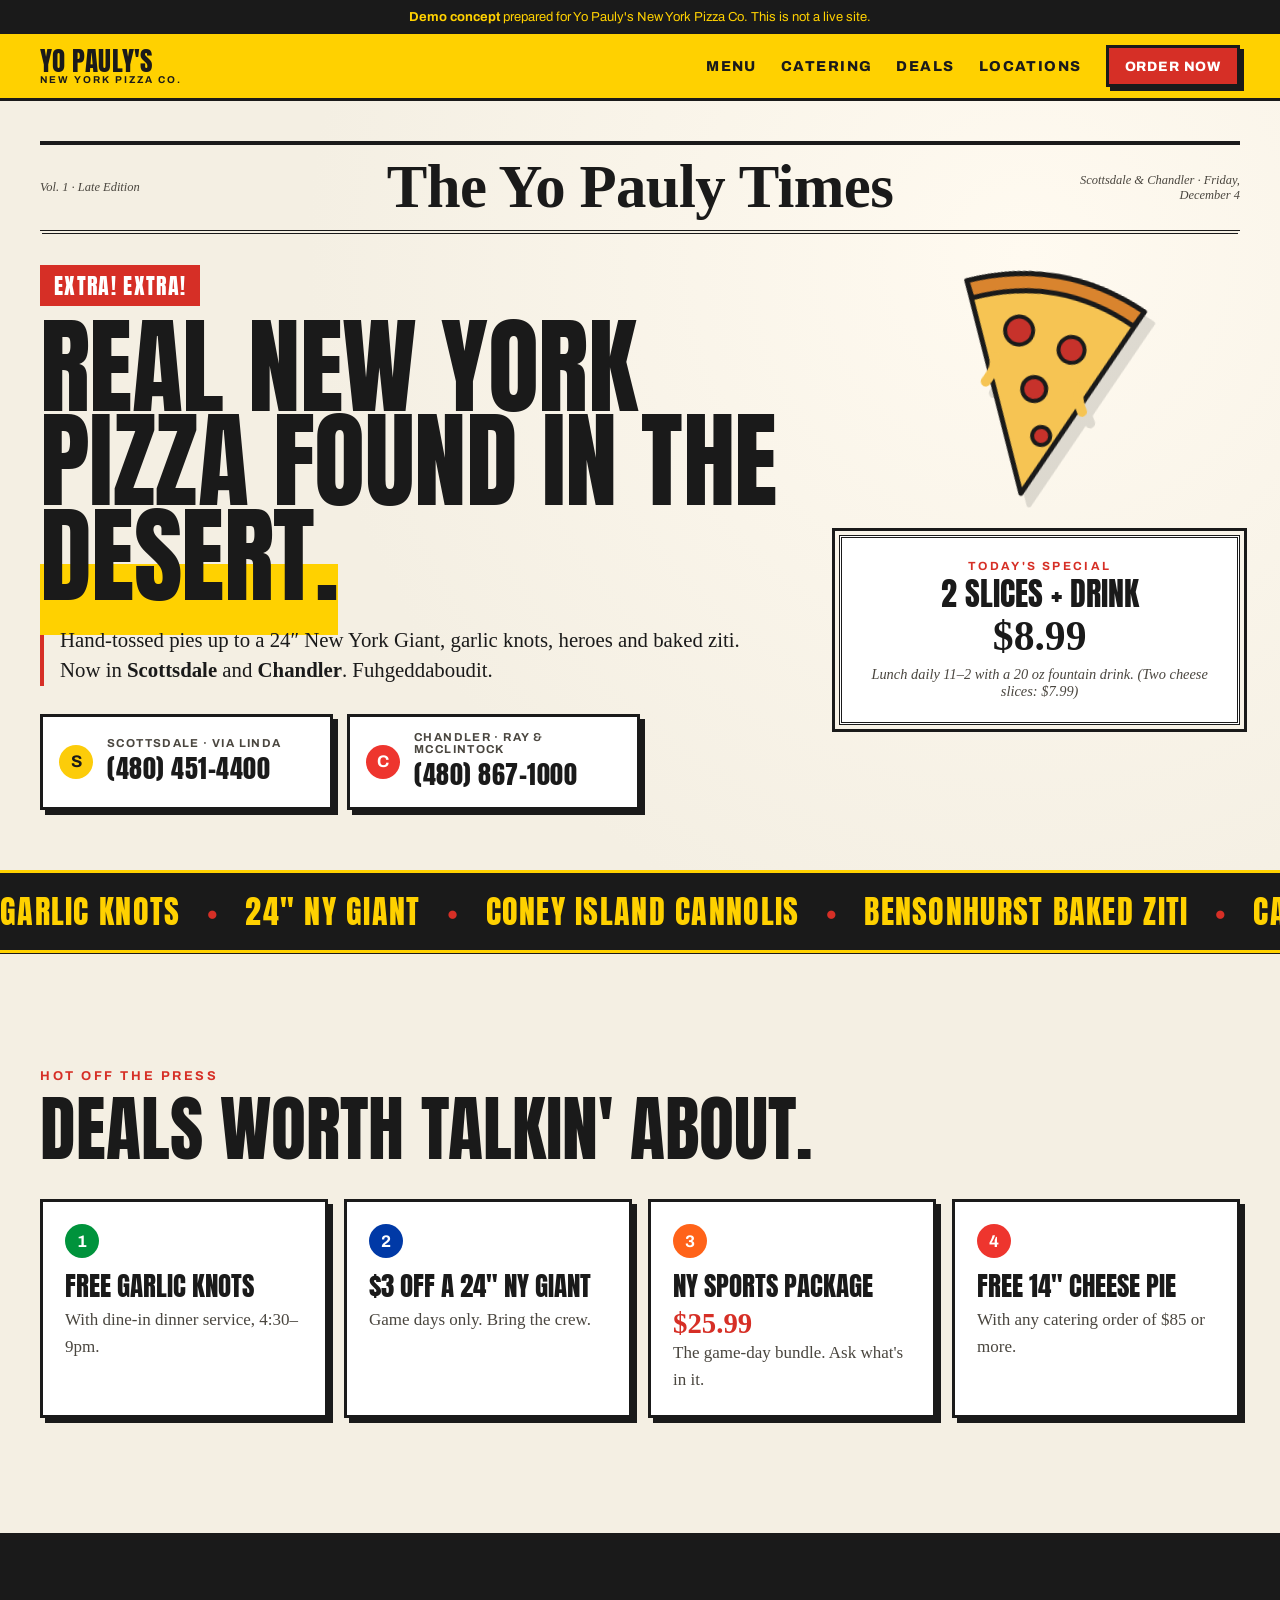
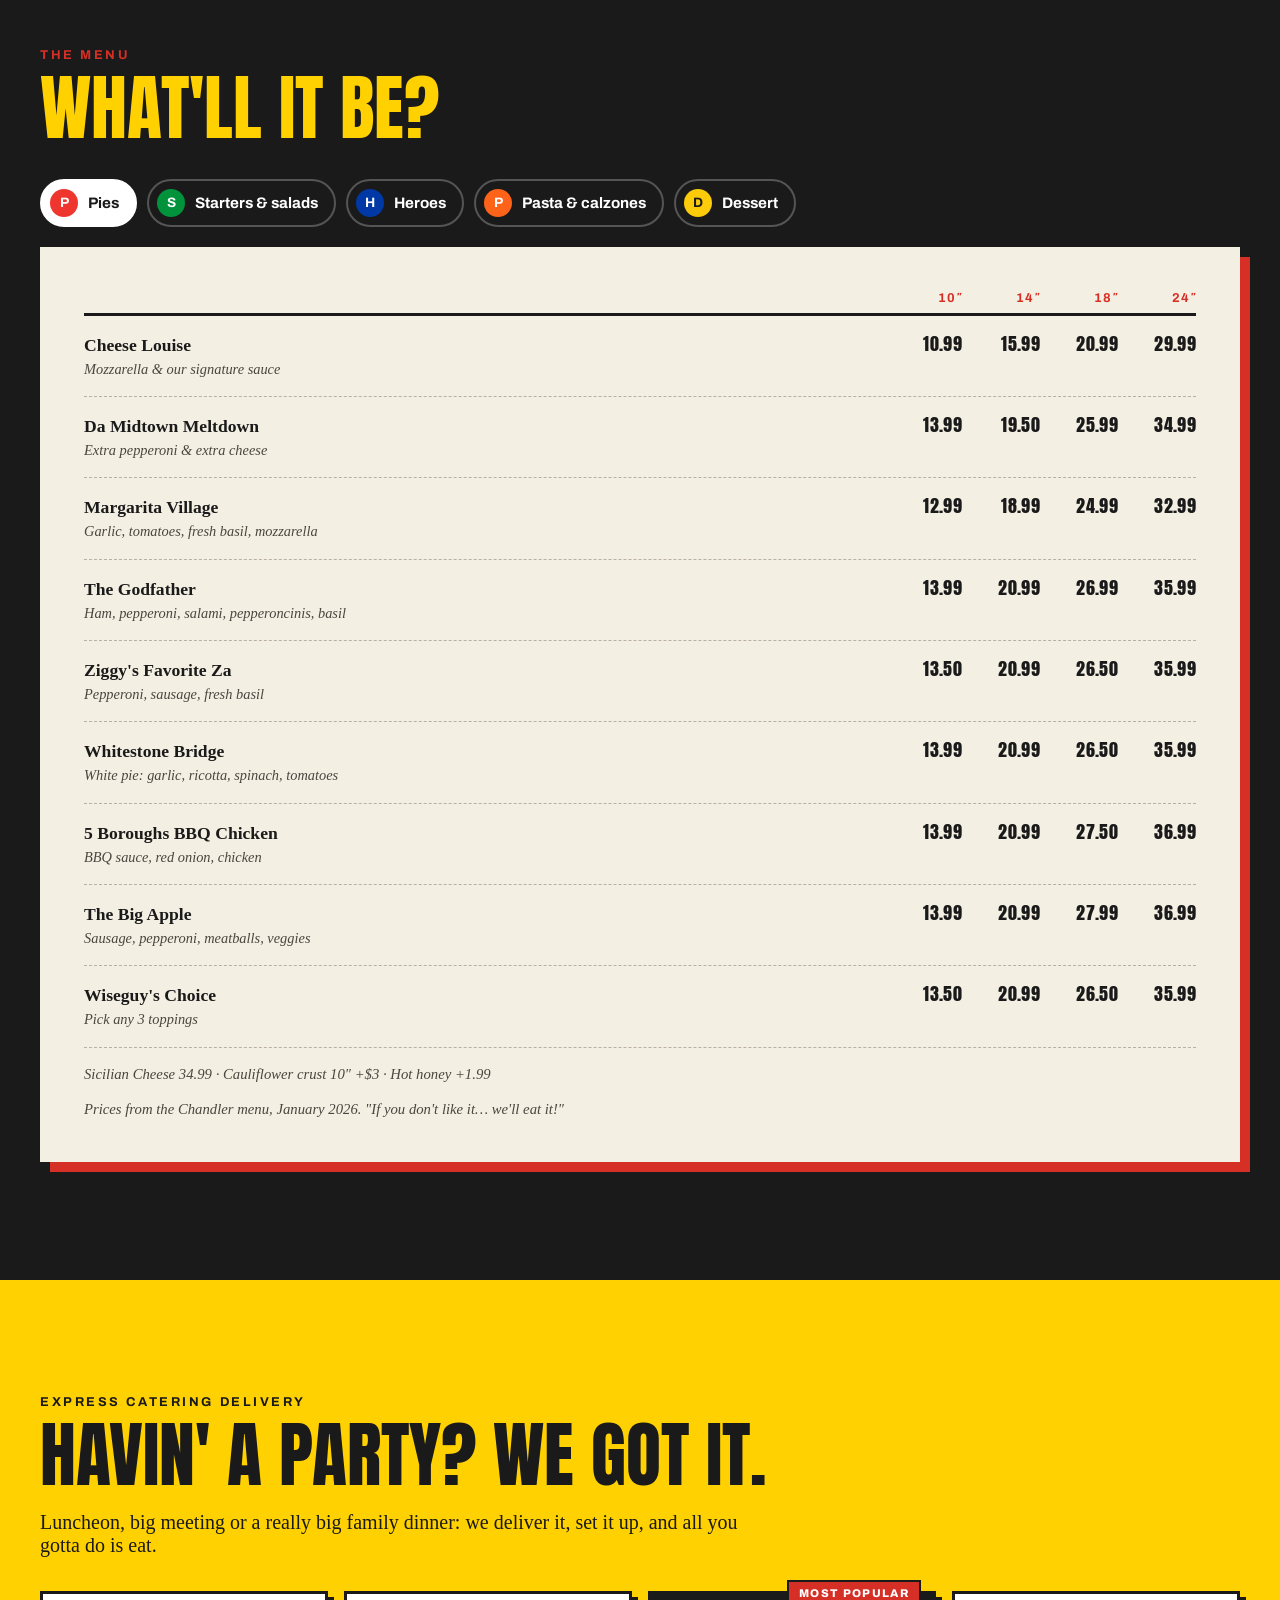
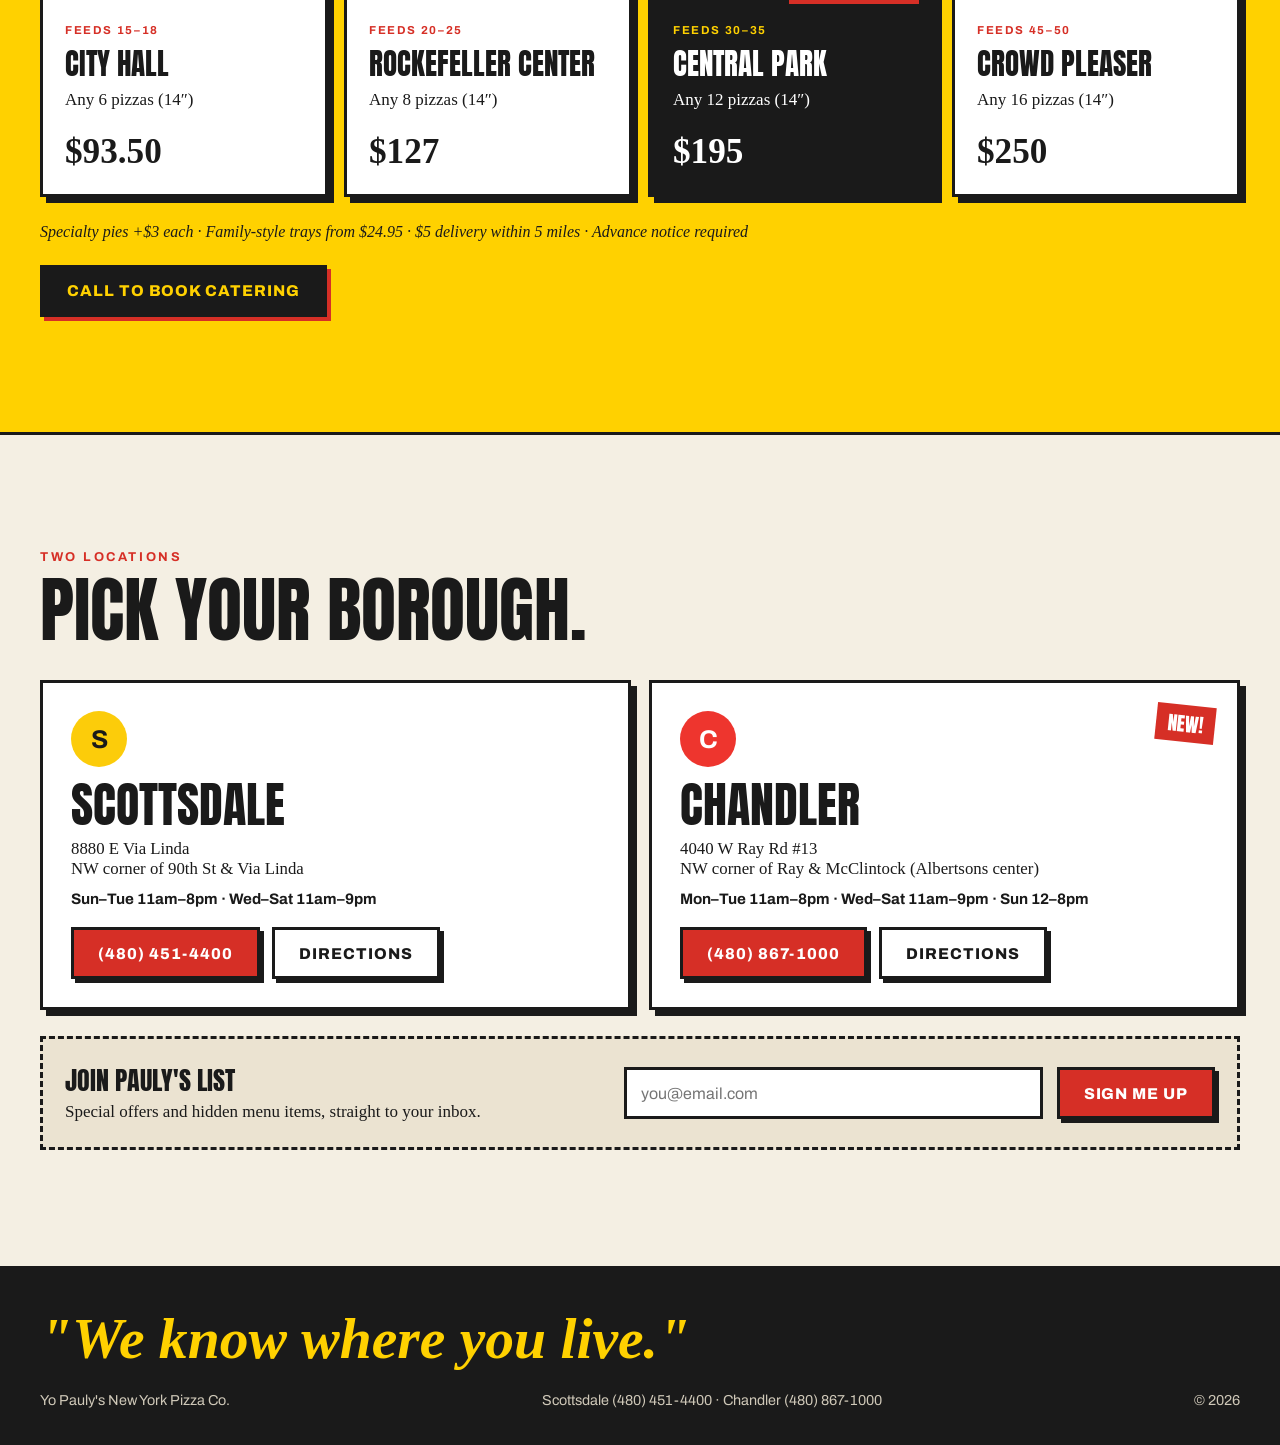
<file: demos/yo-paulys/index.html>
<!doctype html>
<html lang="en">
<head>
  <meta charset="utf-8">
  <meta name="viewport" content="width=device-width, initial-scale=1">
  <!-- DEMO ONLY: remove the noindex line when this goes live on the client's domain -->
  <meta name="robots" content="noindex, nofollow">
  <title>Yo Pauly's New York Pizza Co. | Scottsdale &amp; Chandler</title>
  <meta name="description" content="Authentic New York-style pizza, heroes, pasta and catering in Scottsdale and Chandler. Order: Scottsdale (480) 451-4400 · Chandler (480) 867-1000.">
  <meta name="theme-color" content="#ffd100">
  <link rel="icon" href="favicon.svg" type="image/svg+xml">
  <link rel="preconnect" href="https://fonts.googleapis.com">
  <link rel="preconnect" href="https://fonts.gstatic.com" crossorigin>
  <link href="https://fonts.googleapis.com/css2?family=Anton&family=Old+Standard+TT:ital,wght@0,400;0,700;1,400&family=Archivo:wght@400;500;700;800&display=swap" rel="stylesheet">
  <link rel="stylesheet" href="styles.css">
  <script>document.documentElement.classList.add('js');</script>
  <script type="application/ld+json">
  [
    {"@context":"https://schema.org","@type":"Restaurant","name":"Yo Pauly's New York Pizza Co. – Scottsdale","servesCuisine":["Pizza","Italian"],"telephone":"+1-480-451-4400","address":{"@type":"PostalAddress","streetAddress":"8880 E Via Linda","addressLocality":"Scottsdale","addressRegion":"AZ","postalCode":"85258","addressCountry":"US"}},
    {"@context":"https://schema.org","@type":"Restaurant","name":"Yo Pauly's New York Pizza Co. – Chandler","servesCuisine":["Pizza","Italian"],"telephone":"+1-480-867-1000","address":{"@type":"PostalAddress","streetAddress":"4040 W Ray Rd #13","addressLocality":"Chandler","addressRegion":"AZ","postalCode":"85226","addressCountry":"US"}}
  ]
  </script>
</head>
<body>

  <div class="demo-banner" role="note"><strong>Demo concept</strong> prepared for Yo Pauly's New York Pizza Co. This is not a live site.</div>

  <header class="site-header">
    <div class="wrap header-inner">
      <a href="#top" class="logo" aria-label="Yo Pauly's, home">Yo Pauly's<small>New York Pizza Co.</small></a>
      <nav class="nav" aria-label="Main">
        <a href="#menu">Menu</a>
        <a href="#catering">Catering</a>
        <a href="#deals">Deals</a>
        <a href="#locations">Locations</a>
      </nav>
      <a class="btn btn-red btn-sm" href="#order">Order now</a>
    </div>
  </header>

  <main id="top">

    <!-- FRONT PAGE -->
    <section class="front">
      <div class="wrap">
        <div class="masthead reveal">
          <span class="mh-meta">Vol. 1 · Late Edition</span>
          <p class="mh-title">The Yo Pauly Times</p>
          <span class="mh-meta">Scottsdale &amp; Chandler · <span id="today">Today</span></span>
        </div>
        <div class="front-grid">
          <div class="front-main">
            <p class="extra reveal">Extra! Extra!</p>
            <h1 class="reveal">Real New York pizza found in the <span class="hl">desert.</span></h1>
            <p class="deck reveal">Hand-tossed pies up to a 24″ New York Giant, garlic knots, heroes and baked ziti. Now in <b>Scottsdale</b> and <b>Chandler</b>. Fuhgeddaboudit.</p>
            <div class="order-cards reveal" id="order">
              <a class="order-card" href="tel:+14804514400"><span class="line line-y">S</span><span><small>Scottsdale · Via Linda</small><b>(480) 451-4400</b></span></a>
              <a class="order-card" href="tel:+14808671000"><span class="line line-r">C</span><span><small>Chandler · Ray &amp; McClintock</small><b>(480) 867-1000</b></span></a>
            </div>
          </div>
          <aside class="front-side">
            <div class="slice reveal" aria-hidden="true">
              <svg viewBox="0 0 220 240">
                <path d="M20 30 Q110 -10 200 30 L110 230 Z" fill="#f6c453" stroke="#1a1a1a" stroke-width="5" stroke-linejoin="round"/>
                <path d="M20 30 Q110 -10 200 30 L192 46 Q110 8 28 46 Z" fill="#d9842e" stroke="#1a1a1a" stroke-width="5" stroke-linejoin="round"/>
                <circle cx="80" cy="70" r="14" fill="#c7322b" stroke="#1a1a1a" stroke-width="4"/>
                <circle cx="135" cy="80" r="13" fill="#c7322b" stroke="#1a1a1a" stroke-width="4"/>
                <circle cx="105" cy="125" r="12" fill="#c7322b" stroke="#1a1a1a" stroke-width="4"/>
                <circle cx="120" cy="170" r="9" fill="#c7322b" stroke="#1a1a1a" stroke-width="4"/>
                <path d="M60 100c4 10 0 18-4 26M150 115c-2 10 2 18 6 24" stroke="#f6c453" stroke-width="10" stroke-linecap="round" fill="none"/>
              </svg>
            </div>
            <div class="box reveal">
              <p class="box-k">Today's special</p>
              <p class="box-big">2 slices + drink</p>
              <p class="box-p">$8.99</p>
              <p class="box-s">Lunch daily 11–2 with a 20 oz fountain drink. (Two cheese slices: $7.99)</p>
            </div>
          </aside>
        </div>
      </div>
    </section>

    <div class="ticker" aria-label="Garlic knots, 24 inch NY Giant, cannolis, baked ziti, catering for 50">
      <div class="ticker-track" aria-hidden="true">
        <span>Garlic knots</span><i>●</i><span>24″ NY Giant</span><i>●</i><span>Coney Island cannolis</span><i>●</i><span>Bensonhurst baked ziti</span><i>●</i><span>Catering for 50</span><i>●</i>
        <span>Garlic knots</span><i>●</i><span>24″ NY Giant</span><i>●</i><span>Coney Island cannolis</span><i>●</i><span>Bensonhurst baked ziti</span><i>●</i><span>Catering for 50</span><i>●</i>
      </div>
    </div>

    <!-- DEALS -->
    <section id="deals" class="section deals">
      <div class="wrap">
        <h2 class="reveal"><span class="kicker">Hot off the press</span>Deals worth talkin' about.</h2>
        <div class="deal-grid">
          <article class="deal reveal"><span class="line line-g">1</span><h3>Free garlic knots</h3><p>With dine-in dinner service, 4:30–9pm.</p></article>
          <article class="deal reveal"><span class="line line-b">2</span><h3>$3 off a 24″ NY Giant</h3><p>Game days only. Bring the crew.</p></article>
          <article class="deal reveal"><span class="line line-o">3</span><h3>NY Sports Package</h3><p class="deal-price">$25.99</p><p>The game-day bundle. Ask what's in it.</p></article>
          <article class="deal reveal"><span class="line line-r">4</span><h3>Free 14″ cheese pie</h3><p>With any catering order of $85 or more.</p></article>
        </div>
      </div>
    </section>

    <!-- MENU -->
    <section id="menu" class="section menu">
      <div class="wrap">
        <h2 class="reveal"><span class="kicker">The menu</span>What'll it be?</h2>
        <div class="tabs reveal" role="tablist" aria-label="Menu sections">
          <button role="tab" aria-selected="true" aria-controls="p-pies" id="t-pies"><span class="line line-r">P</span>Pies</button>
          <button role="tab" aria-selected="false" aria-controls="p-starters" id="t-starters"><span class="line line-g">S</span>Starters &amp; salads</button>
          <button role="tab" aria-selected="false" aria-controls="p-heroes" id="t-heroes"><span class="line line-b">H</span>Heroes</button>
          <button role="tab" aria-selected="false" aria-controls="p-pasta" id="t-pasta"><span class="line line-o">P</span>Pasta &amp; calzones</button>
          <button role="tab" aria-selected="false" aria-controls="p-sweets" id="t-sweets"><span class="line line-y">D</span>Dessert</button>
        </div>
        <div class="paper">
          <div class="panel" role="tabpanel" id="p-pies" aria-labelledby="t-pies">
            <p class="sizes"><span></span><span>10″</span><span>14″</span><span>18″</span><span>24″</span></p>
            <ul class="pies">
              <li><div><b>Cheese Louise</b><em>Mozzarella &amp; our signature sauce</em></div><span>10.99</span><span>15.99</span><span>20.99</span><span>29.99</span></li>
              <li><div><b>Da Midtown Meltdown</b><em>Extra pepperoni &amp; extra cheese</em></div><span>13.99</span><span>19.50</span><span>25.99</span><span>34.99</span></li>
              <li><div><b>Margarita Village</b><em>Garlic, tomatoes, fresh basil, mozzarella</em></div><span>12.99</span><span>18.99</span><span>24.99</span><span>32.99</span></li>
              <li><div><b>The Godfather</b><em>Ham, pepperoni, salami, pepperoncinis, basil</em></div><span>13.99</span><span>20.99</span><span>26.99</span><span>35.99</span></li>
              <li><div><b>Ziggy's Favorite Za</b><em>Pepperoni, sausage, fresh basil</em></div><span>13.50</span><span>20.99</span><span>26.50</span><span>35.99</span></li>
              <li><div><b>Whitestone Bridge</b><em>White pie: garlic, ricotta, spinach, tomatoes</em></div><span>13.99</span><span>20.99</span><span>26.50</span><span>35.99</span></li>
              <li><div><b>5 Boroughs BBQ Chicken</b><em>BBQ sauce, red onion, chicken</em></div><span>13.99</span><span>20.99</span><span>27.50</span><span>36.99</span></li>
              <li><div><b>The Big Apple</b><em>Sausage, pepperoni, meatballs, veggies</em></div><span>13.99</span><span>20.99</span><span>27.99</span><span>36.99</span></li>
              <li><div><b>Wiseguy's Choice</b><em>Pick any 3 toppings</em></div><span>13.50</span><span>20.99</span><span>26.50</span><span>35.99</span></li>
            </ul>
            <p class="note">Sicilian Cheese 34.99 · Cauliflower crust 10″ +$3 · Hot honey +1.99</p>
          </div>
          <div class="panel" role="tabpanel" id="p-starters" aria-labelledby="t-starters" hidden>
            <ul class="items">
              <li><b>Cheese slice</b><span>3.49</span></li>
              <li><b>Old School Garlic Knots</b><em>6 / 12</em><span>3.50 / 5.99</span></li>
              <li><b>Totally Cheesy Knots</b><em>6 / 12</em><span>4.99 / 8.99</span></li>
              <li><b>Manhattan Meatballs</b><em>3 meatballs, marinara, parm</em><span>7.50</span></li>
              <li><b>Fried Ravioli</b><em>6 / 12</em><span>5.99 / 11.99</span></li>
              <li><b>Mozzarella Sticks</b><em>6 / 12</em><span>7.99 / 13.99</span></li>
              <li><b>Standard Antipasto</b><em>sm / lg</em><span>7.99 / 13.99</span></li>
              <li><b>Jimmy the Greek</b><em>sm / lg</em><span>7.99 / 13.99</span></li>
              <li><b>Chop Salad</b><em>Balsamic ranch, bacon, feta</em><span>7.99 / 13.99</span></li>
              <li><b>Hail Caesar</b><em>sm / lg</em><span>5.99 / 10.99</span></li>
            </ul>
          </div>
          <div class="panel" role="tabpanel" id="p-heroes" aria-labelledby="t-heroes" hidden>
            <ul class="items">
              <li><b>The Mayor's Meatball Parmesan</b><span>12.99</span></li>
              <li><b>Chelsea Chicken Parmesan</b><span>13.99</span></li>
              <li><b>Goodfella's Eggplant Parmesan</b><span>13.99</span></li>
              <li><b>The Italian Job</b><em>Salami, ham, pepperoni, provolone, da works</em><span>12.99</span></li>
              <li><b>City Hall Chicken</b><em>Crispy cutlet, mayo, da works</em><span>13.99</span></li>
              <li><b>Steve-O-Rino</b><em>Half meatball parm, half chicken parm</em><span>13.99</span></li>
              <li><b>Long Island BLT</b><span>11.99</span></li>
            </ul>
          </div>
          <div class="panel" role="tabpanel" id="p-pasta" aria-labelledby="t-pasta" hidden>
            <ul class="items">
              <li><b>Sonny's Spaghetti</b><em>Meatballs &amp; marinara</em><span>13.99</span></li>
              <li><b>Bensonhurst Baked Ziti</b><span>14.99</span></li>
              <li><b>Grandma's Chicken Parmesan</b><em>With penne</em><span>16.99</span></li>
              <li><b>Mama Leone's Eggplant</b><em>With penne</em><span>16.99</span></li>
              <li><b>Ravioli &amp; Meatballs</b><span>13.99</span></li>
              <li><b>Little Italy Calzone</b><em>Pepperoni &amp; sausage</em><span>13.99</span></li>
              <li><b>Daily News Stromboli</b><em>Rolled up like the daily paper</em><span>13.99</span></li>
              <li><b>Cheese Calzone</b><span>10.99</span></li>
            </ul>
          </div>
          <div class="panel" role="tabpanel" id="p-sweets" aria-labelledby="t-sweets" hidden>
            <ul class="items">
              <li><b>N.Y. Cheesecake</b><span>5.75</span></li>
              <li><b>Coney Island Cannolis</b><em>Six minis with chocolate chips</em><span>13.99</span></li>
              <li><b>1 Cannoli</b><span>3.49</span></li>
              <li><b>Brownie</b><span>3.99</span></li>
            </ul>
            <p class="quote">"Leave the gun… grab da cannolis."</p>
          </div>
          <p class="menu-foot">Prices from the Chandler menu, January 2026. "If you don't like it… we'll eat it!"</p>
        </div>
      </div>
    </section>

    <!-- CATERING -->
    <section id="catering" class="section catering">
      <div class="wrap">
        <h2 class="reveal"><span class="kicker kicker-dark">Express catering delivery</span>Havin' a party? We got it.</h2>
        <p class="cat-lede reveal">Luncheon, big meeting or a really big family dinner: we deliver it, set it up, and all you gotta do is eat.</p>
        <div class="cat-grid">
          <article class="pkg reveal"><span class="pkg-feeds">Feeds 15–18</span><h3>City Hall</h3><p>Any 6 pizzas (14″)</p><span class="pkg-price">$93.50</span></article>
          <article class="pkg reveal"><span class="pkg-feeds">Feeds 20–25</span><h3>Rockefeller Center</h3><p>Any 8 pizzas (14″)</p><span class="pkg-price">$127</span></article>
          <article class="pkg pkg-hot reveal"><span class="pkg-feeds">Feeds 30–35</span><h3>Central Park</h3><p>Any 12 pizzas (14″)</p><span class="pkg-price">$195</span></article>
          <article class="pkg reveal"><span class="pkg-feeds">Feeds 45–50</span><h3>Crowd Pleaser</h3><p>Any 16 pizzas (14″)</p><span class="pkg-price">$250</span></article>
        </div>
        <p class="cat-note reveal">Specialty pies +$3 each · Family-style trays from $24.95 · $5 delivery within 5 miles · Advance notice required</p>
        <a class="btn btn-black reveal" href="tel:+14808671000">Call to book catering</a>
      </div>
    </section>

    <!-- LOCATIONS -->
    <section id="locations" class="section locations">
      <div class="wrap">
        <h2 class="reveal"><span class="kicker">Two locations</span>Pick your borough.</h2>
        <div class="loc-grid">
          <article class="loc reveal">
            <span class="line line-y line-lg">S</span>
            <h3>Scottsdale</h3>
            <address>8880 E Via Linda<br>NW corner of 90th St &amp; Via Linda</address>
            <p class="hrs">Sun–Tue 11am–8pm · Wed–Sat 11am–9pm</p>
            <div class="loc-actions"><a class="btn btn-red" href="tel:+14804514400">(480) 451-4400</a><a class="btn btn-line" href="https://www.google.com/maps/search/?api=1&amp;query=Yo+Paulys+8880+E+Via+Linda+Scottsdale+AZ" target="_blank" rel="noopener">Directions</a></div>
          </article>
          <article class="loc reveal">
            <span class="line line-r line-lg">C</span>
            <span class="new-badge">New!</span>
            <h3>Chandler</h3>
            <address>4040 W Ray Rd #13<br>NW corner of Ray &amp; McClintock (Albertsons center)</address>
            <p class="hrs">Mon–Tue 11am–8pm · Wed–Sat 11am–9pm · Sun 12–8pm</p>
            <div class="loc-actions"><a class="btn btn-red" href="tel:+14808671000">(480) 867-1000</a><a class="btn btn-line" href="https://www.google.com/maps/search/?api=1&amp;query=Yo+Paulys+4040+W+Ray+Rd+Chandler+AZ" target="_blank" rel="noopener">Directions</a></div>
          </article>
        </div>
        <form class="club reveal" id="club-form">
          <div><h3>Join Pauly's list</h3><p>Special offers and hidden menu items, straight to your inbox.</p></div>
          <label class="sr" for="club-email">Email</label>
          <input id="club-email" type="email" placeholder="you@email.com" required>
          <button class="btn btn-red" type="submit">Sign me up</button>
          <p class="form-note" id="club-note" role="status"></p>
        </form>
      </div>
    </section>

  </main>

  <footer class="footer">
    <div class="wrap">
      <p class="footer-mark" aria-hidden="true">"We know where you live."</p>
      <div class="footer-row">
        <span>Yo Pauly's New York Pizza Co.</span>
        <span>Scottsdale (480) 451-4400 · Chandler (480) 867-1000</span>
        <span>© <span id="year">2026</span></span>
      </div>
    </div>
  </footer>

  <div class="mobile-bar">
    <a href="tel:+14804514400">Call Scottsdale</a>
    <a href="tel:+14808671000" class="mb-alt">Call Chandler</a>
  </div>

  <script src="script.js" defer></script>
</body>
</html>
</file>
<file: demos/az-automasters/styles.css>
:root {
  --bg: #111214;
  --bg-2: #18191d;
  --panel: #1f2126;
  --line: #2c2f36;
  --text: #f2f2f0;
  --muted: #a3a7b0;
  --hot: #ff5a1f;
  --hot-2: #ffb21a;
  --light: #f4f2ee;
  --ink: #141519;
  --r: 18px;
  --head: "Archivo", "Arial Narrow", system-ui, sans-serif;
  --sans: "Inter", system-ui, -apple-system, "Segoe UI", sans-serif;
  --ease: cubic-bezier(.2, .7, .2, 1);
}

* { box-sizing: border-box; }
html { scroll-behavior: smooth; -webkit-text-size-adjust: 100%; }
body { margin: 0; background: var(--bg); color: var(--text); font: 400 17px/1.6 var(--sans); -webkit-font-smoothing: antialiased; overflow-x: hidden; }
a { color: inherit; }
h1, h2, h3 { margin: 0; font-family: var(--head); font-stretch: 75%; font-weight: 900; text-transform: uppercase; line-height: .92; letter-spacing: -.01em; }
h2 { font-size: clamp(2.6rem, 6.4vw, 5.4rem); }
h3 { font-size: 1.5rem; font-weight: 800; letter-spacing: .01em; }
p { margin: 0 0 1em; }
.wrap { width: min(1220px, 100% - 40px); margin-inline: auto; }
.hot { color: var(--hot); }
.kicker { font: 700 .82rem var(--sans); letter-spacing: .18em; text-transform: uppercase; color: var(--hot-2); margin-bottom: 14px; display: flex; align-items: center; gap: 10px; }
.kicker::before { content: ""; width: 26px; height: 3px; background: var(--hot); }

.js .reveal { opacity: 0; transform: translateY(24px); transition: opacity .7s var(--ease), transform .7s var(--ease); }
.js .reveal.in { opacity: 1; transform: none; }

.demo-banner { background: var(--hot); color: #1a0d05; font-size: 13px; text-align: center; padding: 7px 16px; }

/* Header */
.site-header { position: sticky; top: 0; z-index: 30; background: rgba(17, 18, 20, .86); backdrop-filter: blur(12px); border-bottom: 1px solid var(--line); }
.header-inner { display: flex; align-items: center; gap: 26px; height: 66px; }
.logo { display: flex; align-items: center; gap: 10px; text-decoration: none; font: 700 1.3rem var(--head); font-stretch: 85%; text-transform: uppercase; letter-spacing: .02em; }
.logo b { font-weight: 900; color: var(--hot); }
.logo svg { width: 34px; height: 34px; }
.nav { display: flex; gap: 28px; margin-left: auto; }
.nav a { text-decoration: none; font-weight: 500; color: var(--muted); transition: color .2s; }
.nav a:hover { color: var(--text); }
.header-cta { background: var(--hot); color: #160a03; font-weight: 700; text-decoration: none; padding: 11px 20px; border-radius: 10px; transition: background .2s, transform .2s; }
.header-cta:hover { background: var(--hot-2); transform: translateY(-1px); }

/* Hero */
.hero { position: relative; padding: 64px 0 0; overflow: hidden; }
.grid-bg { position: absolute; inset: 0; pointer-events: none; opacity: .5;
  background-image: linear-gradient(var(--line) 1px, transparent 1px), linear-gradient(90deg, var(--line) 1px, transparent 1px);
  background-size: 64px 64px; -webkit-mask-image: radial-gradient(ellipse at 70% 40%, #000 0%, transparent 70%); mask-image: radial-gradient(ellipse at 70% 40%, #000 0%, transparent 70%); }
.hero-grid { position: relative; display: grid; grid-template-columns: 1.1fr .9fr; gap: 56px; align-items: center; padding-bottom: 64px; }
.eyebrow { display: inline-flex; align-items: center; gap: 10px; font-weight: 600; font-size: .92rem; color: var(--muted); border: 1px solid var(--line); background: var(--bg-2); padding: 7px 14px; border-radius: 999px; }
.live { width: 9px; height: 9px; border-radius: 50%; background: #3ddc84; box-shadow: 0 0 0 0 rgba(61, 220, 132, .6); animation: pulse 2s infinite; }
.live.closed { background: #ff5a5a; animation: none; }
@keyframes pulse { 70% { box-shadow: 0 0 0 9px rgba(61, 220, 132, 0); } 100% { box-shadow: 0 0 0 0 rgba(61, 220, 132, 0); } }
.hero h1 { font-size: clamp(3.4rem, 7vw, 6.4rem); margin: 20px 0 18px; }
.lede { font-size: 1.15rem; color: var(--muted); max-width: 33em; }
.call-cards { display: grid; grid-template-columns: 1fr 1fr; gap: 14px; margin-top: 30px; max-width: 560px; }
.call-card { position: relative; display: grid; gap: 2px; padding: 18px 20px; border-radius: 14px; background: var(--panel); border: 1px solid var(--line); text-decoration: none; overflow: hidden; transition: border-color .2s, transform .25s var(--ease); }
.call-card::before { content: ""; position: absolute; inset: 0; background: linear-gradient(120deg, var(--hot), var(--hot-2)); opacity: 0; transition: opacity .3s; }
.call-card > * { position: relative; }
.call-card:hover { transform: translateY(-3px); border-color: var(--hot); }
.call-card:hover::before { opacity: 1; }
.call-card:hover .cc-label, .call-card:hover .cc-go { color: #160a03; }
.call-card:hover .cc-num { color: #160a03; }
.cc-label { font: 700 .78rem var(--sans); letter-spacing: .16em; text-transform: uppercase; color: var(--hot-2); }
.cc-num { font: 900 1.7rem var(--head); font-stretch: 80%; letter-spacing: .01em; }
.cc-go { font-weight: 600; font-size: .9rem; color: var(--muted); }
.text-link { display: inline-block; margin-top: 18px; color: var(--muted); font-weight: 500; text-underline-offset: 4px; }
.text-link:hover { color: var(--text); }

/* Gauge */
.gauge-wrap { position: relative; background: radial-gradient(circle at 50% 60%, #1d1f24, #141518 70%); border: 1px solid var(--line); border-radius: 28px; padding: 34px 30px 30px; text-align: center; box-shadow: 0 40px 80px -30px rgba(255, 90, 31, .25); }
.gauge { width: 100%; max-width: 380px; margin: 0 auto; display: block; overflow: visible; }
.gauge-arc { stroke-dasharray: 100; stroke-dashoffset: 100; }
.needle { transform-origin: 150px 170px; transform: rotate(-90deg); }
.gauge-wrap.in .gauge-arc { stroke-dashoffset: 4; transition: stroke-dashoffset 1.8s var(--ease) .2s; }
.gauge-wrap.in .needle { transform: rotate(82deg); transition: transform 1.8s cubic-bezier(.3, 1.4, .5, 1) .2s; }
.gauge-read { margin-top: -18px; }
.g-num { display: block; font: 900 clamp(4rem, 8vw, 6rem) / 1 var(--head); font-stretch: 75%; }
.g-stars { color: var(--hot-2); letter-spacing: 4px; font-size: 1.3rem; }
.g-sub { display: block; color: var(--muted); font-size: .92rem; margin-top: 6px; }

/* Trust strip */
.trust-strip { border-top: 1px solid var(--line); border-bottom: 1px solid var(--line); background: var(--bg-2); }
.trust-inner { display: grid; grid-template-columns: repeat(4, 1fr); }
.trust-inner span { padding: 20px 18px; color: var(--muted); font-size: .95rem; border-left: 1px solid var(--line); }
.trust-inner span:first-child { border-left: 0; padding-left: 0; }
.trust-inner b { display: block; color: var(--text); font: 800 1.15rem var(--head); font-stretch: 85%; text-transform: uppercase; }

/* Sections */
.section { padding: clamp(80px, 10vw, 130px) 0; }
.head { margin-bottom: 48px; }
.head-row { display: flex; justify-content: space-between; align-items: end; gap: 40px; }
.head-note { max-width: 340px; color: var(--muted); margin: 0; }

/* Deals */
.deal-grid { display: grid; grid-template-columns: 1.2fr 1fr 1fr 1fr; gap: 16px; }
.deal { position: relative; background: var(--panel); border: 1px solid var(--line); border-radius: var(--r); padding: 26px; display: flex; flex-direction: column; gap: 10px; transition: transform .3s var(--ease), border-color .3s; }
.deal:hover { transform: translateY(-4px); border-color: #4a4e57; }
.deal h3 { font-size: 2rem; }
.deal p { color: var(--muted); margin: 0; }
.deal b { color: var(--text); }
.deal ul { margin: 0; padding: 0; list-style: none; display: grid; grid-template-columns: 1fr 1fr; gap: 4px 10px; color: var(--muted); font-size: .95rem; }
.deal li::before { content: "✓ "; color: var(--hot-2); font-weight: 700; }
.deal a { margin-top: auto; padding-top: 8px; font-weight: 700; color: var(--hot); text-decoration: none; }
.deal-tag { font: 700 .74rem var(--sans); letter-spacing: .14em; text-transform: uppercase; color: var(--hot-2); }
.deal-hot { background: linear-gradient(140deg, var(--hot), #ff7a1f 60%, var(--hot-2)); border: 0; color: #160a03; }
.deal-hot h3 { font-size: clamp(2.6rem, 4.4vw, 3.6rem); }
.deal-hot p, .deal-hot b, .deal-hot .deal-tag, .deal-hot a { color: #160a03; }
.deal-hot a { text-decoration: underline; text-underline-offset: 4px; }

/* Services */
.services { background: var(--light); color: var(--ink); }
.services .head-note { color: #555a63; }
.services .kicker { color: #c2410c; }
.svc-grid { display: grid; grid-template-columns: repeat(3, 1fr); border-top: 2px solid var(--ink); }
.svc { position: relative; padding: 30px 28px 34px 0; border-bottom: 1px solid #d8d4cc; overflow: hidden; }
.svc:not(:nth-child(3n+1)) { padding-left: 28px; border-left: 1px solid #d8d4cc; }
.svc::after { content: ""; position: absolute; left: 0; bottom: 0; height: 4px; width: 100%; background: var(--hot); transform: scaleX(0); transform-origin: left; transition: transform .45s var(--ease); }
.svc:hover::after { transform: scaleX(1); }
.svc-n { font: 900 .9rem var(--head); color: var(--hot); letter-spacing: .1em; }
.svc h3 { font-size: clamp(1.8rem, 2.6vw, 2.4rem); margin: 8px 0 12px; }
.svc p { color: #555a63; margin: 0; }

/* Reviews */
.rev-grid { display: grid; grid-template-columns: repeat(3, 1fr); gap: 16px; }
.rev { margin: 0; background: var(--panel); border: 1px dashed #4a4e57; border-radius: var(--r); padding: 28px; display: flex; flex-direction: column; gap: 14px; }
.stars { color: var(--hot-2); letter-spacing: 3px; }
.rev blockquote { margin: 0; font-size: 1.1rem; line-height: 1.5; }
.rev figcaption { color: var(--muted); font-weight: 600; font-size: .92rem; }

/* How */
.how { background: var(--bg-2); border-top: 1px solid var(--line); border-bottom: 1px solid var(--line); }
.steps { list-style: none; margin: 0; padding: 0; display: grid; grid-template-columns: repeat(4, 1fr); gap: 20px; counter-reset: s; }
.steps li { padding-top: 22px; border-top: 3px solid var(--line); position: relative; }
.steps li::before { content: ""; position: absolute; top: -3px; left: 0; width: 40%; height: 3px; background: var(--hot); }
.steps span { font: 900 4.6rem/1 var(--head); font-stretch: 75%; color: transparent; -webkit-text-stroke: 1.5px var(--hot); }
.steps h3 { margin: 10px 0 8px; }
.steps p { color: var(--muted); margin: 0; }

/* Locations */
.loc-grid { display: grid; grid-template-columns: 1fr 1fr .8fr; gap: 16px; }
.loc, .hours { background: var(--panel); border: 1px solid var(--line); border-radius: var(--r); padding: 30px; }
.loc h3 { font-size: 2.6rem; margin-bottom: 14px; }
.loc address { font-style: normal; font-size: 1.1rem; }
.loc-note { color: var(--muted); font-size: .92rem; margin: 10px 0 22px; }
.loc-actions { display: flex; flex-wrap: wrap; gap: 10px; }
.btn { display: inline-flex; align-items: center; justify-content: center; min-height: 52px; padding: 0 22px; border-radius: 12px; font: 700 1rem var(--sans); text-decoration: none; border: 1.5px solid transparent; cursor: pointer; transition: transform .2s var(--ease), background .2s; }
.btn:hover { transform: translateY(-2px); }
.btn-hot { background: var(--hot); color: #160a03; }
.btn-hot:hover { background: var(--hot-2); }
.btn-ghost { border-color: #4a4e57; color: var(--text); }
.btn-ghost:hover { border-color: var(--text); }
.hours { background: linear-gradient(160deg, #22252b, var(--panel)); }
.hours h3 { font-size: 2rem; margin-bottom: 14px; }
.hours dl { margin: 0; }
.hours dl div { display: flex; justify-content: space-between; gap: 12px; padding: 12px 10px; border-bottom: 1px solid var(--line); border-radius: 8px; }
.hours dt { font-weight: 600; }
.hours dd { margin: 0; color: var(--muted); }
.hours dl div.today { background: rgba(255, 90, 31, .14); }
.hours dl div.today dt::after { content: " · today"; color: var(--hot); }
.hours-note { margin: 16px 0 0; color: var(--hot-2); font-weight: 600; font-size: .95rem; }

/* Book */
.book { background: linear-gradient(135deg, #1b1c20, #111214); border-top: 1px solid var(--line); }
.book-grid { display: grid; grid-template-columns: 1fr 1.1fr; gap: 56px; align-items: start; }
.book-copy p { color: var(--muted); font-size: 1.1rem; margin-top: 22px; }
.book-calls { display: grid; gap: 12px; margin-top: 26px; }
.book-calls a { font: 900 clamp(2rem, 4vw, 3rem) / 1 var(--head); font-stretch: 75%; text-decoration: none; display: flex; align-items: baseline; gap: 14px; }
.book-calls a:hover { color: var(--hot); }
.book-calls small { font: 700 .78rem var(--sans); letter-spacing: .16em; text-transform: uppercase; color: var(--hot-2); width: 80px; }
.form { background: var(--light); color: var(--ink); border-radius: 22px; padding: 30px; display: grid; gap: 16px; }
.form .row { display: grid; grid-template-columns: 1fr 1fr; gap: 14px; }
.form label { display: grid; gap: 6px; font-weight: 600; font-size: .9rem; }
.opt { font-weight: 400; color: #6b7079; }
.form input:not([type=radio]), .form select, .form textarea { font: 400 1rem var(--sans); padding: 13px 14px; border-radius: 10px; border: 1.5px solid #d4d0c8; background: #fff; color: var(--ink); width: 100%; }
.form input:focus, .form select:focus, .form textarea:focus { outline: none; border-color: var(--hot); }
fieldset { border: 0; margin: 0; padding: 0; }
legend { font-weight: 600; font-size: .9rem; margin-bottom: 6px; padding: 0; }
.seg { display: grid; grid-template-columns: 1fr 1fr; background: #e7e3db; border-radius: 12px; padding: 4px; }
.seg input { position: absolute; opacity: 0; pointer-events: none; }
.seg span { display: block; text-align: center; padding: 10px; border-radius: 9px; font-weight: 700; cursor: pointer; transition: background .2s, color .2s; }
.seg input:checked + span { background: var(--ink); color: #fff; }
.seg input:focus-visible + span { outline: 2px solid var(--hot); }
.form .btn { width: 100%; }
.form-note { margin: 0; color: #c2410c; font-size: .92rem; min-height: 1.2em; }

/* Footer */
.footer { border-top: 1px solid var(--line); padding: 30px 0 36px; overflow: hidden; }
.footer-mark { font: 900 calc(min(1220px, 100vw - 32px) / 5.2) / .85 var(--head); font-stretch: 75%; text-transform: uppercase; color: transparent; -webkit-text-stroke: 1.5px #3a3d44; margin: 0 0 20px; white-space: nowrap; }
.footer-row { display: flex; flex-wrap: wrap; justify-content: space-between; gap: 10px 24px; color: var(--muted); font-size: .9rem; }

.mobile-bar { display: none; }

@media (max-width: 1000px) {
  .nav { display: none; }
  .header-cta { margin-left: auto; }
  .hero-grid, .book-grid { grid-template-columns: 1fr; }
  .gauge-wrap { max-width: 460px; }
  .trust-inner { grid-template-columns: 1fr 1fr; }
  .trust-inner span:nth-child(3) { border-left: 0; padding-left: 0; }
  .deal-grid { grid-template-columns: 1fr 1fr; }
  .svc-grid { grid-template-columns: 1fr 1fr; }
  .svc:not(:nth-child(3n+1)) { padding-left: 0; border-left: 0; }
  .svc:nth-child(even) { padding-left: 24px; border-left: 1px solid #d8d4cc; }
  .rev-grid { grid-template-columns: 1fr; }
  .steps { grid-template-columns: 1fr 1fr; row-gap: 36px; }
  .loc-grid { grid-template-columns: 1fr 1fr; }
  .hours { grid-column: span 2; }
  .head-row { flex-direction: column; align-items: start; }
}

@media (max-width: 640px) {
  body { font-size: 16px; }
  .wrap { width: calc(100% - 32px); }
  .header-inner { height: 58px; }
  .logo { font-size: 1.1rem; }
  .logo svg { width: 28px; height: 28px; }
  .header-cta { padding: 9px 14px; font-size: .92rem; }
  .hero { padding-top: 36px; }
  .hero h1 { font-size: clamp(3rem, 15vw, 4.4rem); }
  .lede { font-size: 1.05rem; }
  .call-cards { grid-template-columns: 1fr; }
  .gauge-wrap { padding: 24px 18px; }
  .trust-inner span { padding: 16px 12px 16px 0; font-size: .88rem; }
  .trust-inner span:nth-child(even) { padding-left: 12px; }
  .deal-grid { grid-template-columns: 1fr; }
  .svc-grid { grid-template-columns: 1fr; }
  .svc:nth-child(n) { padding: 26px 0; border-left: 0; }
  .steps { grid-template-columns: 1fr; }
  .loc-grid { grid-template-columns: 1fr; }
  .hours { grid-column: auto; }
  .form { padding: 22px; }
  .form .row { grid-template-columns: 1fr; }
  .footer { padding-bottom: 96px; }
  .mobile-bar { display: grid; grid-template-columns: 1fr 1fr; gap: 8px; position: fixed; left: 0; right: 0; bottom: 0; z-index: 40; padding: 10px 12px calc(10px + env(safe-area-inset-bottom)); background: rgba(17, 18, 20, .94); backdrop-filter: blur(10px); border-top: 1px solid var(--line); }
  .mobile-bar a { display: flex; align-items: center; justify-content: center; min-height: 50px; border-radius: 12px; font-weight: 700; text-decoration: none; background: var(--hot); color: #160a03; }
  .mobile-bar a + a { background: var(--light); color: var(--ink); }
}

@media (prefers-reduced-motion: reduce) {
  *, *::before, *::after { animation: none !important; transition: none !important; }
  .js .reveal { opacity: 1; transform: none; }
  .gauge-arc { stroke-dashoffset: 4; }
  .needle { transform: rotate(82deg); }
}
</file>
<file: demos/custom-craft/styles.css>
:root {
  --cream: #f3ede2;
  --cream-2: #eae1d1;
  --paper: #fbf8f2;
  --ink: #1d1915;
  --ink-2: #5b5047;
  --line: #d9cdb9;
  --accent: #e2531f;
  --accent-dark: #b9400f;
  --bp: #16314f;
  --bp-line: rgba(196, 220, 245, .14);
  --bp-ink: #cfe0f2;
  --r: 18px;
  --serif: "Fraunces", Georgia, serif;
  --sans: "Inter Tight", system-ui, -apple-system, "Segoe UI", sans-serif;
  --mono: "JetBrains Mono", ui-monospace, Menlo, monospace;
  --ease: cubic-bezier(.2, .7, .2, 1);
}

* { box-sizing: border-box; }
html { scroll-behavior: smooth; -webkit-text-size-adjust: 100%; }
body { margin: 0; background: var(--cream); color: var(--ink); font: 400 17px/1.6 var(--sans); -webkit-font-smoothing: antialiased; overflow-x: hidden; }
a { color: inherit; }
h1, h2, h3 { margin: 0; font-weight: 400; }
h2 { font-family: var(--serif); font-size: clamp(2.2rem, 5.4vw, 4.4rem); line-height: 1; letter-spacing: -.025em; font-variation-settings: "opsz" 144; }
h2 em, h1 em, .cta-title em, .footer-mark em { font-style: italic; color: var(--accent); }
p { margin: 0 0 1em; }
.wrap { width: min(1240px, 100% - 40px); margin-inline: auto; }
.mono { font-family: var(--mono); font-size: .74rem; letter-spacing: .08em; text-transform: uppercase; }
.kicker { color: var(--ink-2); margin-bottom: 18px; display: flex; align-items: center; gap: 10px; }
.kicker::before { content: ""; width: 28px; height: 1px; background: currentColor; }
.muted { color: var(--ink-2); }

/* Reveal on scroll (only when JS is running) */
.js .reveal { opacity: 0; transform: translateY(28px); transition: opacity .9s var(--ease), transform .9s var(--ease); }
.js .reveal.in { opacity: 1; transform: none; }

/* Demo banner */
.demo-banner { background: var(--ink); color: #e8dccb; font-size: 13px; text-align: center; padding: 7px 16px; }

/* Header */
.site-header { position: sticky; top: 0; z-index: 30; padding: 12px 0; }
.header-inner {
  display: flex; align-items: center; gap: 20px;
  background: rgba(251, 248, 242, .78); backdrop-filter: blur(14px) saturate(1.3);
  border: 1px solid rgba(29, 25, 21, .08); border-radius: 999px; padding: 8px 8px 8px 14px;
  box-shadow: 0 6px 24px rgba(29, 25, 21, .06);
}
.logo { display: flex; align-items: center; gap: 10px; text-decoration: none; font-family: var(--serif); font-weight: 600; font-size: 1.15rem; }
.logo svg { width: 34px; height: 34px; }
.nav { display: flex; gap: 4px; margin-left: auto; }
.nav a { text-decoration: none; font-weight: 500; font-size: .95rem; padding: 8px 14px; border-radius: 999px; transition: background .2s; }
.nav a:hover { background: var(--cream-2); }
.pill-phone { display: inline-flex; align-items: center; gap: 10px; background: var(--ink); color: var(--cream); text-decoration: none; font-weight: 600; padding: 11px 18px; border-radius: 999px; transition: background .2s; }
.pill-phone:hover { background: var(--accent); }
.pill-short { display: none; }
.live-dot { width: 8px; height: 8px; border-radius: 50%; background: #5fd38a; box-shadow: 0 0 0 0 rgba(95, 211, 138, .6); animation: pulse 2.2s infinite; }
@keyframes pulse { 70% { box-shadow: 0 0 0 8px rgba(95, 211, 138, 0); } 100% { box-shadow: 0 0 0 0 rgba(95, 211, 138, 0); } }

/* Buttons */
.btn { display: inline-flex; align-items: center; justify-content: center; gap: 10px; min-height: 56px; padding: 0 26px; border-radius: 999px; font: 600 1.02rem var(--sans); text-decoration: none; cursor: pointer; border: 1.5px solid transparent; transition: transform .25s var(--ease), background .2s, color .2s; }
.btn:hover { transform: translateY(-2px); }
.btn-accent { background: var(--accent); color: #fff; }
.btn-accent:hover { background: var(--accent-dark); }
.btn-line { border-color: var(--ink); color: var(--ink); }
.btn-line:hover { background: var(--ink); color: var(--cream); }

/* Hero */
.hero { position: relative; padding: 48px 0 0; }
.hero-meta { display: flex; flex-wrap: wrap; gap: 8px 28px; color: var(--ink-2); margin-bottom: 26px; }
.hero-meta span::before { content: "+ "; color: var(--accent); }
.hero-title { font-family: var(--serif); font-size: clamp(3.2rem, 8.4vw, 7.4rem); line-height: .9; letter-spacing: -.045em; font-variation-settings: "opsz" 144; }
.hero-title .line { display: block; }
.hero-title .line:nth-child(2) { padding-left: .9em; }
.hero-title .line:nth-child(2).in { transition-delay: .08s; }
.hero-title .line:nth-child(3).in { transition-delay: .16s; }
.hero-grid { position: relative; display: grid; grid-template-columns: 1fr 1fr; gap: 72px; align-items: start; margin-top: 40px; padding-bottom: 72px; }
.hero-copy { padding-top: 8px; }
.lede { font-size: 1.22rem; line-height: 1.55; color: var(--ink-2); max-width: 30em; }
.actions { display: flex; flex-wrap: wrap; gap: 12px; margin-top: 30px; }

/* Framed photo with tape */
.hero-frame { position: relative; margin: -170px 0 0; background: var(--paper); padding: 14px 14px 12px; border-radius: 6px; box-shadow: 0 30px 60px -20px rgba(29, 25, 21, .28), 0 2px 6px rgba(29, 25, 21, .08); transform: rotate(1.6deg); }
.js .hero-frame.reveal { transform: translateY(28px) rotate(1.6deg); }
.js .hero-frame.reveal.in { transform: rotate(1.6deg); }
.hero-frame .slot { aspect-ratio: 5 / 4; }
.hero-frame figcaption { margin-top: 10px; color: var(--ink-2); font-size: .68rem; }
.tape { position: absolute; top: -12px; width: 92px; height: 26px; background: rgba(226, 83, 31, .82); z-index: 2; }
.tape-l { left: 18px; transform: rotate(-8deg); }
.tape-r { right: 18px; transform: rotate(7deg); background: rgba(29, 25, 21, .78); }

/* Placeholder slot */
.slot {
  position: relative; display: flex; flex-direction: column; align-items: center; justify-content: center; gap: 6px; text-align: center; padding: 16px; border-radius: 4px; color: var(--ink-2);
  background:
    repeating-linear-gradient(90deg, rgba(29,25,21,.045) 0 1px, transparent 1px 9px),
    repeating-linear-gradient(91deg, rgba(29,25,21,.03) 0 2px, transparent 2px 27px),
    linear-gradient(140deg, #e3d4bb, #cfb894);
  overflow: hidden;
}
.slot::after { content: ""; position: absolute; inset: 10px; border: 1px dashed rgba(29, 25, 21, .28); border-radius: 3px; pointer-events: none; }
.slot-title { font-family: var(--serif); font-size: 1.3rem; color: var(--ink); }
.slot-sub { font-size: .66rem; }

/* Spinning badge */
.badge { position: absolute; right: -46px; bottom: -58px; width: 150px; height: 150px; display: grid; place-items: center; z-index: 3; }
.badge svg { position: absolute; inset: 0; animation: spin 22s linear infinite; }
.badge text { font: 600 15.5px var(--mono); letter-spacing: 2.4px; fill: var(--ink); }
.badge-core { width: 66px; height: 66px; border-radius: 50%; background: var(--accent); color: #fff; display: grid; place-items: center; font: italic 600 1.5rem var(--serif); }
@keyframes spin { to { transform: rotate(360deg); } }

/* Ruler */
.ruler { height: 46px; border-top: 1.5px solid var(--ink); border-bottom: 1.5px solid var(--ink); background: #e9c46a; overflow: hidden; }
.ruler-track {
  height: 100%; width: calc(100% + 96px);
  background:
    linear-gradient(var(--ink), var(--ink)) 0 0 / 1.5px 22px repeat-x,
    repeating-linear-gradient(90deg, var(--ink) 0 1.5px, transparent 1.5px 12px) 0 0 / 100% 10px no-repeat,
    repeating-linear-gradient(90deg, var(--ink) 0 1.5px, transparent 1.5px 48px) 0 0 / 100% 16px no-repeat,
    repeating-linear-gradient(90deg, var(--ink) 0 1.5px, transparent 1.5px 96px) 0 0 / 100% 26px no-repeat;
  animation: slide 6s linear infinite;
}
@keyframes slide { to { transform: translateX(-96px); } }

/* Marquee */
.marquee { background: var(--ink); color: var(--cream); overflow: hidden; padding: 22px 0; }
.marquee-track { display: flex; gap: 32px; width: max-content; animation: marquee 34s linear infinite; font-family: var(--serif); font-size: clamp(1.6rem, 3.4vw, 2.6rem); font-style: italic; white-space: nowrap; align-items: center; }
.marquee-track i { font-style: normal; color: var(--accent); font-size: .6em; }
@keyframes marquee { to { transform: translateX(-50%); } }

/* Sections */
.section { padding: clamp(80px, 11vw, 140px) 0; }
.head { margin-bottom: 56px; max-width: 900px; }
.head-row { max-width: none; display: flex; justify-content: space-between; align-items: end; gap: 40px; }
.head-note { max-width: 300px; color: var(--ink-2); margin: 0; }

/* Services list */
.svc-list { list-style: none; margin: 0; padding: 0; border-top: 1.5px solid var(--ink); }
.svc { position: relative; display: grid; grid-template-columns: 80px 1.1fr 1fr 48px; gap: 24px; align-items: center; padding: 30px 0; border-bottom: 1px solid var(--line); cursor: default; }
.svc::before { content: ""; position: absolute; inset: 0; background: var(--paper); transform: scaleY(0); transform-origin: bottom; transition: transform .45s var(--ease); z-index: -1; border-radius: 4px; }
.svc:hover::before { transform: scaleY(1); }
.svc-n { color: var(--accent); }
.svc h3 { font-family: var(--serif); font-size: clamp(1.6rem, 3vw, 2.5rem); line-height: 1.05; letter-spacing: -.02em; transition: transform .45s var(--ease); }
.svc:hover h3 { transform: translateX(10px); font-style: italic; }
.svc p { margin: 0; color: var(--ink-2); }
.svc-arrow { justify-self: end; width: 46px; height: 46px; border-radius: 50%; border: 1.5px solid var(--ink); display: grid; place-items: center; font-size: 1.2rem; transition: background .3s, color .3s, transform .45s var(--ease); }
.svc:hover .svc-arrow { background: var(--accent); border-color: var(--accent); color: #fff; transform: rotate(45deg); }

/* Blueprint */
.blueprint {
  background-color: var(--bp); color: var(--bp-ink); padding: clamp(80px, 11vw, 140px) 0;
  background-image: linear-gradient(var(--bp-line) 1px, transparent 1px), linear-gradient(90deg, var(--bp-line) 1px, transparent 1px), linear-gradient(rgba(196,220,245,.06) 1px, transparent 1px), linear-gradient(90deg, rgba(196,220,245,.06) 1px, transparent 1px);
  background-size: 96px 96px, 96px 96px, 24px 24px, 24px 24px;
}
.blueprint .kicker { color: #8fb2d6; }
.blueprint h2 { color: #fff; }
.blueprint h2 em { color: #ffb38f; }
.bp-grid { display: grid; grid-template-columns: 1.1fr .9fr; gap: 64px; align-items: center; }
.bp-points { list-style: none; padding: 0; margin: 48px 0 0; display: grid; gap: 22px; }
.bp-points li { display: grid; grid-template-columns: 40px 1fr; gap: 16px; align-items: start; padding-top: 20px; border-top: 1px solid rgba(207, 224, 242, .2); }
.bp-points .mono { width: 32px; height: 32px; border: 1px solid #8fb2d6; border-radius: 50%; display: grid; place-items: center; color: #fff; }
.bp-points strong { color: #fff; font-weight: 600; }
.bp-drawing { position: relative; margin: 0; }
.draw { width: 100%; height: auto; overflow: visible; }
.draw path { fill: none; stroke: #e8f1fb; stroke-width: 2; stroke-linejoin: round; stroke-linecap: round; }
.draw .dim path { stroke: #ffb38f; stroke-width: 1.2; }
.js .draw path { stroke-dasharray: 1400; stroke-dashoffset: 1400; transition: stroke-dashoffset 2.6s var(--ease); }
.js .draw.in path { stroke-dashoffset: 0; }
.bp-drawing figcaption { display: flex; justify-content: space-between; margin-top: 18px; padding-top: 12px; border-top: 1px dashed rgba(207, 224, 242, .35); color: #8fb2d6; }
.dim-label { position: absolute; color: #ffb38f; font-size: .66rem; }
.dim-w { left: 50%; bottom: 46px; transform: translateX(-50%); background: var(--bp); padding: 0 6px; }
.dim-h { right: -6px; top: 56%; transform: rotate(90deg); background: var(--bp); padding: 0 6px; }

/* Bento */
.bento { display: grid; grid-template-columns: repeat(4, 1fr); grid-auto-rows: 240px; gap: 16px; }
.tile { margin: 0; display: flex; flex-direction: column; gap: 10px; }
.tile .slot { flex: 1; border-radius: var(--r); transition: transform .6s var(--ease); }
.tile:hover .slot { transform: scale(.985); }
.tile figcaption { color: var(--ink-2); font-size: .66rem; }
.t-big { grid-column: span 2; grid-row: span 2; }
.t-wide { grid-column: span 2; }

/* Reviews */
.reviews-sec { background: var(--paper); }
.big-quote { position: relative; margin: 40px 0 56px; max-width: 1060px; }
.qmark { position: absolute; left: -.06em; top: -.2em; font: italic 600 clamp(8rem, 16vw, 14rem) / 1 var(--serif); color: var(--accent); opacity: .9; }
.big-quote blockquote { margin: 0; padding-top: clamp(60px, 8vw, 100px); font-family: var(--serif); font-size: clamp(1.8rem, 3.8vw, 3.2rem); line-height: 1.12; letter-spacing: -.02em; }
.big-quote figcaption { margin-top: 26px; font-weight: 600; display: flex; gap: 14px; align-items: center; color: var(--ink-2); }
.stars { color: #e0a01e; letter-spacing: 3px; }
.mini-reviews { display: grid; grid-template-columns: repeat(3, 1fr); gap: 16px; }
.mini { margin: 0; padding: 26px; border-radius: var(--r); background: var(--cream); border: 1px dashed #c8b493; display: flex; flex-direction: column; gap: 10px; }
.mini blockquote { margin: 0; font-family: var(--serif); font-size: 1.2rem; line-height: 1.3; }
.mini figcaption { font-weight: 600; font-size: .9rem; color: var(--ink-2); }
.mini-link { background: var(--ink); color: var(--cream); border: 0; text-decoration: none; justify-content: space-between; transition: background .3s; }
.mini-link:hover { background: var(--accent); }
.mini-link .arrow { font-size: 2.6rem; line-height: 1; align-self: flex-end; }

/* Process */
.steps { list-style: none; margin: 0; padding: 0; display: grid; grid-template-columns: repeat(4, 1fr); gap: 20px; position: relative; }
.steps li { position: relative; padding: 26px 0 0; border-top: 1.5px solid var(--ink); }
.steps li::before { content: ""; position: absolute; top: -6px; left: 0; width: 11px; height: 11px; border-radius: 50%; background: var(--accent); }
.step-n { display: block; font: italic 400 clamp(4.5rem, 8vw, 7rem) / .9 var(--serif); color: transparent; -webkit-text-stroke: 1.5px var(--ink); margin-bottom: 18px; }
.steps h3 { font-family: var(--serif); font-size: 1.5rem; line-height: 1.1; margin-bottom: 10px; }
.steps p { color: var(--ink-2); margin: 0; }
.steps li:nth-child(2).in { transition-delay: .1s; } .steps li:nth-child(3).in { transition-delay: .2s; } .steps li:nth-child(4).in { transition-delay: .3s; }

/* Area + FAQ */
.two-col { display: grid; grid-template-columns: 1fr 1fr; gap: 80px; align-items: start; }
.two-col h2 { margin-bottom: 22px; }
.chips { list-style: none; margin: 30px 0 0; padding: 0; display: flex; flex-wrap: wrap; gap: 10px; }
.chips li { border: 1.5px solid var(--ink); padding: 8px 18px; border-radius: 999px; font-weight: 500; transition: background .2s, color .2s; }
.chips li:hover { background: var(--ink); color: var(--cream); }
details { border-top: 1.5px solid var(--ink); padding: 22px 0; }
details:last-child { border-bottom: 1.5px solid var(--ink); }
summary { cursor: pointer; list-style: none; display: flex; justify-content: space-between; align-items: center; gap: 16px; font-family: var(--serif); font-size: 1.45rem; line-height: 1.2; }
summary::-webkit-details-marker { display: none; }
summary::after { content: "+"; flex: none; width: 36px; height: 36px; border-radius: 50%; border: 1.5px solid var(--ink); display: grid; place-items: center; font: 400 1.2rem var(--sans); transition: transform .35s var(--ease), background .2s; }
details[open] summary::after { transform: rotate(45deg); background: var(--accent); border-color: var(--accent); color: #fff; }
details p { margin: 14px 0 0; color: var(--ink-2); max-width: 36em; }

/* CTA */
.cta { background: var(--accent); color: #fff; padding: clamp(80px, 11vw, 140px) 0; position: relative; overflow: hidden; }
.cta .kicker { color: rgba(255, 255, 255, .8); }
.cta-title { font-family: var(--serif); font-size: clamp(3rem, 9vw, 8.5rem); line-height: .92; letter-spacing: -.045em; margin-bottom: 64px; }
.cta-title em { color: var(--ink); }
.cta-grid { display: grid; grid-template-columns: 1fr 1fr; gap: 64px; align-items: start; }
.cta-call p { font-size: 1.2rem; margin-bottom: 8px; }
.big-phone { display: inline-block; font: 600 clamp(2.4rem, 5.6vw, 4.8rem) / 1 var(--sans); letter-spacing: -.03em; text-decoration: none; border-bottom: 3px solid rgba(255, 255, 255, .5); padding-bottom: 6px; transition: border-color .2s; }
.big-phone:hover { border-color: #fff; }
.cta address { font-style: normal; margin-top: 28px; opacity: .85; }
.form { background: var(--paper); color: var(--ink); border-radius: 22px; padding: 32px; display: grid; gap: 18px; box-shadow: 0 30px 70px -20px rgba(60, 20, 0, .45); }
.form h3 { font-family: var(--serif); font-size: 1.8rem; }
.form .row { display: grid; grid-template-columns: 1fr 1fr; gap: 14px; }
.form label { display: grid; gap: 6px; font-weight: 600; font-size: .9rem; }
.opt { font-weight: 400; color: var(--ink-2); }
.form input:not([type=radio]), .form textarea { font: 400 1rem var(--sans); padding: 13px 14px; border-radius: 12px; border: 1.5px solid var(--line); background: #fff; color: var(--ink); width: 100%; transition: border-color .2s; }
.form input:focus, .form textarea:focus { outline: none; border-color: var(--accent); }
fieldset { border: 0; padding: 0; margin: 0; }
legend { font-weight: 600; font-size: .9rem; margin-bottom: 8px; padding: 0; }
.choice { display: flex; flex-wrap: wrap; gap: 8px; }
.choice label { display: block; }
.choice input { position: absolute; opacity: 0; pointer-events: none; }
.choice span { display: inline-block; padding: 9px 15px; border-radius: 999px; border: 1.5px solid var(--line); font-weight: 500; cursor: pointer; transition: all .2s; }
.choice input:checked + span { background: var(--ink); border-color: var(--ink); color: var(--cream); }
.choice input:focus-visible + span { outline: 2px solid var(--accent); outline-offset: 2px; }
.form-note { margin: 0; font-size: .92rem; color: var(--accent-dark); min-height: 1.2em; }

/* Footer */
.footer { background: var(--ink); color: #cbbfae; padding: 56px 0 0; overflow: hidden; font-size: .93rem; }
.footer strong { color: #fff; }
.footer-top { display: flex; justify-content: space-between; gap: 24px; flex-wrap: wrap; }
.footer-meta { text-align: right; }
.footer-mark { font-family: var(--serif); font-size: clamp(4rem, 17vw, 16rem); line-height: .8; letter-spacing: -.05em; color: var(--cream); margin: 48px 0 -.12em; white-space: nowrap; }

/* Mobile bar */
.mobile-bar { display: none; }

@media (max-width: 1000px) {
  .nav { display: none; }
  .pill-phone { margin-left: auto; }
  .hero-grid, .bp-grid, .two-col, .cta-grid { grid-template-columns: 1fr; gap: 48px; }
  .hero-frame { margin-top: 0; }
  .badge { left: auto; right: -14px; bottom: auto; top: -64px; width: 120px; height: 120px; }
  .badge-core { width: 52px; height: 52px; font-size: 1.2rem; }
  .svc { grid-template-columns: 56px 1fr 46px; }
  .svc p { grid-column: 2 / 3; }
  .svc-arrow { grid-row: 1; grid-column: 3; }
  .steps { grid-template-columns: 1fr 1fr; row-gap: 48px; }
  .head-row { flex-direction: column; align-items: start; }
}

@media (max-width: 640px) {
  body { font-size: 16px; }
  .wrap { width: calc(100% - 32px); }
  .site-header { padding: 8px 0; }
  .pill-label { display: none; }
  .pill-short { display: inline; }
  .hero { padding-top: 28px; }
  .hero-title { font-size: clamp(3rem, 15.5vw, 5rem); }
  .hero-title .line:nth-child(2) { padding-left: 0; }
  .hero-grid { margin-top: 28px; padding-bottom: 56px; }
  .lede { font-size: 1.08rem; }
  .actions .btn { flex: 1 1 100%; }
  .badge { display: none; }
  .svc { grid-template-columns: 1fr 46px; gap: 10px 16px; padding: 24px 0; }
  .svc-n { grid-column: 1 / -1; }
  .svc h3 { grid-column: 1; }
  .svc p { grid-column: 1 / -1; }
  .svc-arrow { grid-row: 2; grid-column: 2; width: 40px; height: 40px; }
  .bento { grid-template-columns: 1fr 1fr; grid-auto-rows: 170px; gap: 10px; }
  .t-big { grid-column: span 2; grid-row: span 2; }
  .t-wide { grid-column: span 2; }
  .slot-title { font-size: 1.05rem; }
  .mini-reviews { grid-template-columns: 1fr; }
  .steps { grid-template-columns: 1fr; row-gap: 36px; }
  .form { padding: 22px; }
  .form .row { grid-template-columns: 1fr; }
  .footer-meta { text-align: left; }
  .footer { padding-bottom: 76px; }
  .dim-h { right: -16px; }
  .mobile-bar {
    display: grid; grid-template-columns: 1fr 1fr; gap: 8px; position: fixed; left: 0; right: 0; bottom: 0; z-index: 40;
    padding: 10px 12px calc(10px + env(safe-area-inset-bottom)); background: rgba(243, 237, 226, .92); backdrop-filter: blur(10px); border-top: 1px solid var(--line);
  }
  .mobile-bar a { display: flex; align-items: center; justify-content: center; min-height: 50px; border-radius: 999px; font-weight: 700; text-decoration: none; }
  .mb-call { background: var(--accent); color: #fff; }
  .mb-est { background: var(--ink); color: var(--cream); }
}

@media (prefers-reduced-motion: reduce) {
  *, *::before, *::after { animation: none !important; transition: none !important; }
  .js .reveal { opacity: 1; transform: none; }
  .js .hero-frame.reveal { transform: rotate(1.6deg); }
  .js .draw path { stroke-dashoffset: 0; }
}
</file>
<file: demos/handlebar-j/styles.css>
:root {
  --night: #120f0d;
  --night-2: #1c1714;
  --wood: #2a1f18;
  --cream: #f4e6cf;
  --muted: #bca98f;
  --neon: #ff3d5a;
  --neon-2: #ff7a8c;
  --amber: #ffb347;
  --rope: #c8874a;
  --r: 16px;
  --western: "Rye", Georgia, serif;
  --cond: "Oswald", "Arial Narrow", sans-serif;
  --body: "Bitter", Georgia, serif;
  --ease: cubic-bezier(.2, .7, .2, 1);
}

* { box-sizing: border-box; }
html { scroll-behavior: smooth; -webkit-text-size-adjust: 100%; }
body { margin: 0; background: var(--night); color: var(--cream); font: 400 17px/1.65 var(--body); -webkit-font-smoothing: antialiased; overflow-x: hidden; }
a { color: inherit; }
h1, h2, h3 { margin: 0; font-weight: 400; }
h2 { font-family: var(--western); font-size: clamp(2.3rem, 5.4vw, 4.4rem); line-height: 1.02; }
p { margin: 0 0 1em; }
.wrap { width: min(1180px, 100% - 40px); margin-inline: auto; }
.kicker { font: 600 .82rem var(--cond); letter-spacing: .22em; text-transform: uppercase; color: var(--amber); margin-bottom: 14px; }
.glow { color: var(--neon-2); text-shadow: 0 0 8px rgba(255, 61, 90, .8), 0 0 24px rgba(255, 61, 90, .5); }
.glow-amber { color: var(--amber); text-shadow: 0 0 10px rgba(255, 179, 71, .55); }

.js .reveal { opacity: 0; transform: translateY(24px); transition: opacity .8s var(--ease), transform .8s var(--ease); }
.js .reveal.in { opacity: 1; transform: none; }

.demo-banner { background: var(--amber); color: var(--night); font: 400 13px var(--body); text-align: center; padding: 7px 16px; }

/* Header */
.site-header { position: sticky; top: 0; z-index: 30; background: rgba(18, 15, 13, .88); backdrop-filter: blur(10px); border-bottom: 1px solid #3a2e25; }
.header-inner { display: flex; align-items: center; gap: 26px; height: 66px; }
.logo { display: flex; align-items: center; gap: 10px; text-decoration: none; font: 400 1.35rem var(--western); color: var(--cream); }
.logo svg { width: 46px; color: var(--amber); }
.nav { display: flex; gap: 26px; margin-left: auto; }
.nav a { font: 500 .95rem var(--cond); letter-spacing: .12em; text-transform: uppercase; text-decoration: none; color: var(--muted); transition: color .2s, text-shadow .2s; }
.nav a:hover { color: var(--neon-2); text-shadow: 0 0 10px rgba(255, 61, 90, .7); }

/* Buttons */
.btn { display: inline-flex; align-items: center; justify-content: center; min-height: 54px; padding: 0 26px; border-radius: 8px; font: 600 1rem var(--cond); letter-spacing: .12em; text-transform: uppercase; text-decoration: none; transition: transform .25s var(--ease), box-shadow .25s, background .25s; }
.btn:hover { transform: translateY(-2px); }
.btn-sm { min-height: 42px; padding: 0 16px; font-size: .88rem; }
.btn-neon { background: var(--neon); color: #fff; box-shadow: 0 0 0 1px #ff8a9b inset, 0 0 22px rgba(255, 61, 90, .55); }
.btn-neon:hover { box-shadow: 0 0 0 1px #ffb3bf inset, 0 0 36px rgba(255, 61, 90, .85); }
.btn-rope { background: transparent; color: var(--cream); border: 2px dashed var(--rope); }
.btn-rope:hover { background: rgba(200, 135, 74, .14); }

/* Hero */
.hero { position: relative; padding: 70px 0 90px; overflow: hidden; background: radial-gradient(ellipse at 50% 10%, #2b1d2b 0%, var(--night) 60%); }
.stars { position: absolute; inset: 0; pointer-events: none; background-image: radial-gradient(1.5px 1.5px at 20px 30px, #fff8, transparent), radial-gradient(1px 1px at 90px 80px, #fff6, transparent), radial-gradient(1.5px 1.5px at 160px 20px, #fff7, transparent), radial-gradient(1px 1px at 230px 110px, #fff5, transparent); background-size: 260px 140px; opacity: .7; animation: twinkle 6s ease-in-out infinite alternate; }
@keyframes twinkle { to { opacity: .35; } }
.hero-inner { position: relative; text-align: center; display: grid; justify-items: center; grid-template-columns: minmax(0, 1fr); }
.sign { position: relative; padding: 46px clamp(22px, 5vw, 70px) 40px; border-radius: 26px; background: linear-gradient(180deg, #2a1f18, #1a1410); border: 3px solid #4a3627; box-shadow: 0 30px 80px -20px rgba(0, 0, 0, .7), inset 0 0 0 8px #1a1410, inset 0 0 0 10px #3d2c20; max-width: 900px; width: 100%; }
.bulbs { position: absolute; inset: 10px; border-radius: 18px; pointer-events: none;
  background:
    radial-gradient(circle, var(--amber) 3.5px, transparent 4.5px) 0 0 / 30px 30px repeat-x,
    radial-gradient(circle, var(--amber) 3.5px, transparent 4.5px) 0 100% / 30px 30px repeat-x,
    radial-gradient(circle, var(--amber) 3.5px, transparent 4.5px) 0 0 / 30px 30px repeat-y,
    radial-gradient(circle, var(--amber) 3.5px, transparent 4.5px) 100% 0 / 30px 30px repeat-y;
  filter: drop-shadow(0 0 4px rgba(255, 179, 71, .9)); animation: chase 1.2s steps(2) infinite; }
@keyframes chase { 50% { filter: drop-shadow(0 0 1px rgba(255, 179, 71, .3)) brightness(.65); } }
.sign-top { font: 600 .9rem var(--cond); letter-spacing: .3em; text-transform: uppercase; color: var(--amber); margin-bottom: 10px; }
.sign h1 { font: 400 clamp(3rem, 8.4vw, 7rem) / .95 var(--western); color: var(--cream); text-shadow: 4px 4px 0 #7a3b1c, 8px 8px 0 rgba(0, 0, 0, .45); }
.neon { font: 400 clamp(1.6rem, 4.4vw, 3rem) / 1.1 "Monoton", var(--cond); color: #ffd1d8; text-transform: uppercase; margin: 18px 0 10px; text-shadow: 0 0 6px #ff3d5a, 0 0 18px #ff3d5a, 0 0 40px rgba(255, 61, 90, .7); }
.flick { animation: flicker 4s infinite; }
@keyframes flicker { 0%, 18%, 22%, 25%, 53%, 57%, 100% { opacity: 1; } 20%, 24%, 55% { opacity: .25; text-shadow: none; } }
.sign-sub { font: 500 1rem var(--cond); letter-spacing: .2em; text-transform: uppercase; color: var(--muted); margin: 0; }
.hero-actions { display: flex; flex-wrap: wrap; gap: 14px; justify-content: center; margin-top: 34px; }
.hero-note { margin-top: 18px; color: var(--muted); font-style: italic; }

/* Marquee */
.marquee { background: var(--amber); color: var(--night); overflow: hidden; padding: 14px 0; border-top: 3px solid var(--night); border-bottom: 3px solid var(--night); }
.marquee-track { display: flex; gap: 28px; width: max-content; animation: marquee 34s linear infinite; font: 700 clamp(1.1rem, 2.4vw, 1.6rem) var(--cond); letter-spacing: .14em; text-transform: uppercase; white-space: nowrap; align-items: center; }
.marquee-track i { font-style: normal; color: var(--neon); }
@keyframes marquee { to { transform: translateX(-50%); } }

/* Sections */
.section { padding: clamp(80px, 10vw, 130px) 0; }
.head { margin-bottom: 44px; max-width: 820px; }

/* Tonight */
.tonight-grid { display: grid; grid-template-columns: 1fr 1fr; gap: 60px; align-items: center; }
.tonight-copy p:not(.kicker) { color: var(--muted); font-size: 1.1rem; margin: 22px 0 28px; }
.board { background: #0b0908; border: 3px solid #4a3627; border-radius: 18px; padding: 22px; box-shadow: 0 0 0 6px #1a1410, 0 30px 60px -20px #000; }
.board-head { display: flex; justify-content: space-between; align-items: baseline; gap: 10px; margin-bottom: 12px; font: 600 1.4rem var(--cond); letter-spacing: .14em; text-transform: uppercase; color: var(--amber); }
.board-tag { font: 400 .72rem var(--body); letter-spacing: 0; text-transform: none; color: #8a7a66; font-style: italic; }
.board ul { list-style: none; margin: 0; padding: 0; }
.board li { display: grid; grid-template-columns: 54px 1fr auto; gap: 14px; align-items: center; padding: 12px 10px; border-top: 1px dashed #3a2e25; font-family: var(--cond); letter-spacing: .06em; text-transform: uppercase; }
.board li b { color: var(--neon-2); font-weight: 700; }
.board li span { color: var(--cream); }
.board li em { color: var(--muted); font-style: normal; font-size: .9rem; }
.board li.dark span, .board li.dark b { color: #6a5d4f; }
.board li.today { background: rgba(255, 61, 90, .12); border-radius: 8px; }
.board li.today b::after { content: " ●"; color: var(--neon); animation: flicker 3s infinite; }

/* Dance */
.dance { background: linear-gradient(180deg, var(--night-2), var(--night)); border-top: 1px solid #2c231c; border-bottom: 1px solid #2c231c; }
.dance-grid { display: grid; grid-template-columns: .8fr 1.2fr; gap: 60px; align-items: center; }
.dance-grid > div > p:not(.kicker) { color: var(--muted); font-size: 1.1rem; margin: 22px 0; }
.boots svg { width: 100%; max-width: 380px; margin: 0 auto; display: block; }
.boot { transform-origin: 50% 90%; }
.boots.in .boot-l { animation: step 1.4s ease-in-out infinite; }
.boots.in .boot-r { animation: step 1.4s ease-in-out infinite .7s; }
@keyframes step { 0%, 100% { transform: translateY(0) rotate(0); } 25% { transform: translateY(-14px) rotate(-5deg); } 50% { transform: translateY(0) rotate(0); } }
.ticks { list-style: none; padding: 0; margin: 0 0 28px; display: grid; gap: 10px; }
.ticks li { display: flex; gap: 12px; align-items: center; font-weight: 600; }
.ticks li::before { content: "★"; color: var(--amber); }

/* Eat */
.eat-grid { display: grid; grid-template-columns: repeat(4, 1fr); gap: 16px; }
.dish { background: var(--night-2); border: 1px solid #33281f; border-radius: var(--r); padding: 26px; transition: transform .3s var(--ease), border-color .3s; }
.dish:hover { transform: translateY(-5px); border-color: var(--rope); }
.dish-n { font: 700 .9rem var(--cond); letter-spacing: .2em; color: var(--rope); }
.dish h3 { font: 400 2rem var(--western); margin: 8px 0 12px; }
.dish p { color: var(--muted); margin: 0; font-size: .97rem; }
.dish-cta { background: repeating-linear-gradient(-45deg, #1c1714, #1c1714 10px, #221b17 10px, #221b17 20px); border-style: dashed; display: flex; flex-direction: column; gap: 10px; }
.dish-cta p { margin-bottom: auto; }
.pill { align-self: flex-start; font: 600 .8rem var(--cond); letter-spacing: .14em; text-transform: uppercase; background: var(--amber); color: var(--night); padding: 6px 12px; border-radius: 999px; }

/* Legends */
.legends { background: radial-gradient(ellipse at 50% 0%, #2a1a22, var(--night) 65%); }
.legend-wall { display: flex; flex-wrap: wrap; gap: 14px 18px; margin-bottom: 46px; }
.legend { font: 400 clamp(1.6rem, 4vw, 3rem) var(--western); padding: 10px 24px; border: 2px solid #4a3627; border-radius: 999px; background: #1a1410; transition: color .3s, border-color .3s, text-shadow .3s; }
.legend:hover { color: var(--amber); border-color: var(--amber); text-shadow: 0 0 14px rgba(255, 179, 71, .6); }
.awards { display: grid; grid-template-columns: 1fr 1fr; gap: 16px; }
.award { display: flex; gap: 20px; align-items: center; background: var(--night-2); border: 1px solid #33281f; border-radius: var(--r); padding: 22px 26px; }
.aw-big { font: 400 2.6rem var(--western); color: var(--amber); flex: none; }
.award em { color: var(--muted); font-size: .92rem; }

/* Visit */
.visit-grid { display: grid; grid-template-columns: 1fr 1fr; gap: 60px; align-items: center; }
.visit address { font: 600 1.5rem/1.4 var(--cond); letter-spacing: .06em; text-transform: uppercase; font-style: normal; margin-top: 22px; }
.visit .hero-actions { justify-content: flex-start; margin-top: 26px; }
.visit-card { background: var(--night-2); border: 3px solid #4a3627; border-radius: 20px; padding: 30px; box-shadow: inset 0 0 0 6px #1a1410; }
.visit-card h3 { font: 400 2rem var(--western); color: var(--amber); margin-bottom: 14px; }
.visit-card ul { list-style: none; margin: 0; padding: 0; display: grid; gap: 14px; }
.visit-card li { padding-bottom: 14px; border-bottom: 1px dashed #3a2e25; color: var(--muted); }
.visit-card li:last-child { border-bottom: 0; padding-bottom: 0; }
.visit-card b { color: var(--cream); }
.todo { color: var(--neon-2); font-style: italic; font-size: .85rem; }

/* Footer */
.footer { border-top: 1px solid #2c231c; padding: 40px 0 36px; overflow: hidden; }
.footer-mark { font: 400 calc(min(1180px, 100vw - 32px) / 6.6) / 1 var(--western); color: #2a1f18; text-shadow: 0 0 1px #4a3627; margin: 0 0 20px; white-space: nowrap; }
.footer-row { display: flex; flex-wrap: wrap; justify-content: space-between; gap: 10px 24px; color: var(--muted); font-size: .9rem; }

.mobile-bar { display: none; }

@media (max-width: 1000px) {
  .nav { display: none; }
  .header-inner .btn-sm { margin-left: auto; }
  .tonight-grid, .dance-grid, .visit-grid { grid-template-columns: 1fr; gap: 44px; }
  .eat-grid { grid-template-columns: 1fr 1fr; }
  .boots svg { max-width: 260px; }
}

@media (max-width: 640px) {
  body { font-size: 16px; }
  .wrap { width: calc(100% - 32px); }
  .header-inner { height: 58px; }
  .logo span { font-size: 1.1rem; }
  .logo svg { width: 36px; }
  .hero { padding: 40px 0 70px; }
  .sign { padding: 38px 18px 30px; }
  .sign h1 { font-size: 12.4vw; }
  .neon { font-size: 6.6vw; }
  .sign-top { font-size: .7rem; letter-spacing: .16em; }
  .bulbs { background-size: 24px 24px; }
  .sign-sub { font-size: .8rem; letter-spacing: .12em; }
  .hero-actions .btn { flex: 1 1 100%; }
  .board { padding: 16px; }
  .board li { grid-template-columns: 44px 1fr auto; gap: 10px; font-size: .92rem; }
  .board-head { flex-direction: column; gap: 2px; }
  .eat-grid, .awards { grid-template-columns: 1fr; }
  .legend { padding: 8px 18px; }
  .footer { padding-bottom: 96px; }
  .mobile-bar { display: grid; grid-template-columns: 1fr 1fr; gap: 8px; position: fixed; left: 0; right: 0; bottom: 0; z-index: 40; padding: 10px 12px calc(10px + env(safe-area-inset-bottom)); background: rgba(18, 15, 13, .94); backdrop-filter: blur(10px); border-top: 1px solid #3a2e25; }
  .mobile-bar a { display: flex; align-items: center; justify-content: center; min-height: 50px; border-radius: 8px; font: 600 1rem var(--cond); letter-spacing: .12em; text-transform: uppercase; text-decoration: none; background: var(--neon); color: #fff; }
  .mobile-bar .mb-alt { background: var(--amber); color: var(--night); }
}

@media (prefers-reduced-motion: reduce) {
  *, *::before, *::after { animation: none !important; transition: none !important; }
  .js .reveal { opacity: 1; transform: none; }
}
</file>
<file: demos/neurogen/styles.css>
:root {
  --navy: #0e1b2c;
  --navy-2: #15263b;
  --mist: #eef3f4;
  --mist-2: #dde8ea;
  --teal: #5ee0c1;
  --teal-dark: #1f9e85;
  --violet: #9b8cff;
  --ink: #102030;
  --ink-2: #4b5d6c;
  --sans: "Outfit", system-ui, -apple-system, "Segoe UI", sans-serif;
  --serif: "Newsreader", Georgia, serif;
  --ease: cubic-bezier(.2, .7, .2, 1);
}
* { box-sizing: border-box; }
html { scroll-behavior: smooth; -webkit-text-size-adjust: 100%; }
body { margin: 0; background: var(--mist); color: var(--ink); font: 300 17px/1.7 var(--sans); -webkit-font-smoothing: antialiased; overflow-x: hidden; }
a { color: inherit; }
h1, h2, h3 { margin: 0; font-weight: 400; letter-spacing: -.02em; }
h2 { font-size: clamp(2.3rem, 5vw, 4rem); line-height: 1.05; }
h1 em, h2 em { font-family: var(--serif); font-style: italic; color: var(--teal-dark); }
p { margin: 0 0 1em; }
.wrap { width: min(1160px, 100% - 40px); margin-inline: auto; }
.eyebrow { font: 500 .78rem var(--sans); letter-spacing: .2em; text-transform: uppercase; color: var(--teal-dark); margin-bottom: 16px; }
.todo { color: #c2410c; font-style: italic; font-size: .85em; }
.small { font-size: .88rem; color: var(--ink-2); }
.js .reveal { opacity: 0; transform: translateY(22px); transition: opacity .9s var(--ease), transform .9s var(--ease); }
.js .reveal.in { opacity: 1; transform: none; }

.demo-banner { background: var(--teal); color: var(--navy); font-size: 13px; text-align: center; padding: 7px 16px; }

.site-header { position: sticky; top: 0; z-index: 30; background: rgba(14, 27, 44, .9); backdrop-filter: blur(12px); color: #fff; }
.header-inner { display: flex; align-items: center; gap: 26px; height: 68px; }
.logo { display: flex; align-items: center; gap: 10px; text-decoration: none; font: 500 1.25rem var(--sans); }
.logo svg { width: 34px; height: 34px; }
.logo small { display: block; font: 400 .66rem var(--sans); letter-spacing: .14em; text-transform: uppercase; color: #9fb3c4; }
.nav { display: flex; gap: 26px; margin-left: auto; }
.nav a { text-decoration: none; color: #c3d2de; font-weight: 400; transition: color .2s; }
.nav a:hover { color: var(--teal); }

.btn { display: inline-flex; align-items: center; justify-content: center; min-height: 54px; padding: 0 26px; border-radius: 999px; background: var(--teal); color: var(--navy); font: 500 1rem var(--sans); text-decoration: none; border: 1.5px solid var(--teal); cursor: pointer; transition: transform .3s var(--ease), background .3s, box-shadow .3s; }
.btn:hover { transform: translateY(-2px); box-shadow: 0 10px 30px -10px rgba(94, 224, 193, .7); }
.btn-sm { min-height: 42px; padding: 0 18px; font-size: .92rem; }
.btn-ghost { background: transparent; color: #fff; border-color: rgba(255, 255, 255, .5); }
.btn-ghost:hover { border-color: #fff; box-shadow: none; }
.actions { display: flex; flex-wrap: wrap; gap: 12px; margin-top: 30px; }

.hero { background: radial-gradient(ellipse at 75% 30%, #1d3a55 0%, var(--navy) 60%); color: #fff; padding: 80px 0 110px; overflow: hidden; }
.hero-grid { display: grid; grid-template-columns: 1.1fr .9fr; gap: 54px; align-items: center; }
.hero .eyebrow { color: var(--teal); }
.hero h1 { font-size: clamp(2.6rem, 5.8vw, 5rem); line-height: 1.04; }
.hero h1 em { color: var(--teal); display: block; }
.lede { font-size: 1.18rem; color: #c3d2de; max-width: 32em; margin-top: 22px; }
.wave-card { margin: 0; background: rgba(255, 255, 255, .04); border: 1px solid rgba(255, 255, 255, .12); border-radius: 26px; padding: 30px 26px 20px; box-shadow: 0 30px 80px -30px rgba(0, 0, 0, .6); }
.waves { width: 100%; height: 200px; overflow: visible; }
.waves path { fill: none; stroke-width: 3; stroke-linecap: round; stroke-linejoin: round; }
.w-chaos { stroke: var(--violet); opacity: .85; stroke-dasharray: 900; stroke-dashoffset: 900; }
.w-calm { stroke: var(--teal); stroke-dasharray: 400; stroke-dashoffset: 400; filter: drop-shadow(0 0 6px rgba(94, 224, 193, .7)); }
.wave-card.in .w-chaos { animation: draw 1.6s var(--ease) forwards; }
.wave-card.in .w-calm { animation: draw 1.6s var(--ease) 1.4s forwards, glow 3s ease-in-out 3s infinite; }
@keyframes draw { to { stroke-dashoffset: 0; } }
@keyframes glow { 50% { opacity: .6; } }
.wave-card figcaption { display: flex; justify-content: space-between; align-items: center; margin-top: 14px; font-size: .85rem; letter-spacing: .14em; text-transform: uppercase; color: #9fb3c4; }
.wave-card .calm { color: var(--teal); }
.wave-note { margin: 10px 0 0; font-size: .72rem; color: #6f879b; text-align: right; }

.section { padding: clamp(80px, 10vw, 130px) 0; }
.head { margin-bottom: 48px; }

.why-grid { display: grid; grid-template-columns: repeat(4, 1fr); gap: 18px; }
.why-card { background: #fff; border-radius: 22px; padding: 28px; border: 1px solid var(--mist-2); transition: transform .4s var(--ease), box-shadow .4s; }
.why-card:hover { transform: translateY(-5px); box-shadow: 0 24px 50px -30px rgba(16, 32, 48, .4); }
.ico { display: grid; place-items: center; width: 48px; height: 48px; border-radius: 14px; background: linear-gradient(135deg, var(--teal), var(--violet)); color: var(--navy); font-size: 1.4rem; margin-bottom: 18px; }
.why-card h3 { font-size: 1.35rem; font-weight: 500; margin-bottom: 8px; }
.why-card p { color: var(--ink-2); margin: 0; }

.how { background: #fff; }
.how-grid { display: grid; grid-template-columns: 1fr 1fr; gap: 64px; align-items: start; }
.how-grid > div > p:not(.eyebrow) { color: var(--ink-2); font-size: 1.1rem; margin-top: 22px; }
.steps { list-style: none; margin: 0; padding: 0; display: grid; gap: 14px; }
.steps li { display: grid; grid-template-columns: 60px 1fr; gap: 16px; padding: 22px; border-radius: 18px; background: var(--mist); }
.steps span { font: italic 400 2rem var(--serif); color: var(--teal-dark); }
.steps h3 { font-size: 1.2rem; font-weight: 500; margin-bottom: 4px; }
.steps p { margin: 0; color: var(--ink-2); }

.faq-grid { display: grid; grid-template-columns: .8fr 1.2fr; gap: 60px; }
details { border-top: 1px solid #c9d6da; padding: 20px 0; }
details:last-child { border-bottom: 1px solid #c9d6da; }
summary { cursor: pointer; list-style: none; display: flex; justify-content: space-between; gap: 16px; font-size: 1.2rem; font-weight: 400; }
summary::-webkit-details-marker { display: none; }
summary::after { content: "+"; color: var(--teal-dark); font-size: 1.5rem; line-height: 1; transition: transform .3s var(--ease); }
details[open] summary::after { transform: rotate(45deg); }
details p { margin: 12px 0 0; color: var(--ink-2); }

.book { background: var(--navy); color: #fff; }
.book-grid { display: grid; grid-template-columns: 1fr 1fr; gap: 60px; align-items: center; }
.book h2 em { color: var(--teal); }
.book p { color: #c3d2de; font-size: 1.1rem; margin: 18px 0 26px; }
.big-phone { font: 400 clamp(2rem, 4.6vw, 3.4rem) var(--sans); text-decoration: none; color: var(--teal); letter-spacing: -.02em; }
.form { background: #fff; color: var(--ink); border-radius: 24px; padding: 30px; display: grid; gap: 14px; }
.form .row { display: grid; grid-template-columns: 1fr 1fr; gap: 12px; }
.form label { display: grid; gap: 6px; font-weight: 500; font-size: .9rem; }
.opt { font-weight: 300; color: var(--ink-2); }
.form input, .form textarea { font: 300 1rem var(--sans); padding: 13px 14px; border-radius: 12px; border: 1.5px solid var(--mist-2); background: var(--mist); color: var(--ink); width: 100%; }
.form input:focus, .form textarea:focus { outline: none; border-color: var(--teal-dark); background: #fff; }
.form .btn { width: 100%; }
.form-note { margin: 0; color: var(--teal-dark); font-size: .92rem; min-height: 1.2em; }

.visit-grid { display: grid; grid-template-columns: 1.2fr .8fr; gap: 60px; align-items: center; }
.visit address { font-style: normal; font-size: 1.3rem; line-height: 1.5; margin: 20px 0 14px; }
.text-link { color: var(--teal-dark); font-weight: 500; text-underline-offset: 5px; }
.hours-card { background: #fff; border-radius: 24px; padding: 30px; border: 1px solid var(--mist-2); }
.hours-card h3 { font-size: 1.6rem; font-weight: 500; margin-bottom: 12px; }
.hrs { display: flex; justify-content: space-between; gap: 12px; padding: 12px 0; border-bottom: 1px solid var(--mist-2); }
.hrs b { font-weight: 500; }
.open { display: inline-flex; align-items: center; gap: 8px; margin-top: 14px; font-weight: 500; color: var(--teal-dark); }
.open::before { content: ""; width: 8px; height: 8px; border-radius: 50%; background: currentColor; }
.open.closed { color: #b4485a; }

.disclaimer { font-size: .82rem; color: var(--ink-2); padding: 0 0 40px; }
.footer { background: var(--navy); color: #9fb3c4; padding: 30px 0; font-size: .9rem; }
.footer-row { display: flex; flex-wrap: wrap; justify-content: space-between; gap: 10px 24px; }

.mobile-bar { display: none; }
@media (max-width: 1000px) {
  .nav { display: none; }
  .header-inner .btn-sm { margin-left: auto; }
  .hero-grid, .how-grid, .faq-grid, .book-grid, .visit-grid { grid-template-columns: 1fr; gap: 44px; }
  .why-grid { grid-template-columns: 1fr 1fr; }
}
@media (max-width: 640px) {
  body { font-size: 16px; }
  .wrap { width: calc(100% - 32px); }
  .logo small { display: none; }
  .hero { padding: 50px 0 80px; }
  .hero h1 { font-size: clamp(2.3rem, 10vw, 3.2rem); }
  .actions .btn { flex: 1 1 100%; }
  .why-grid { grid-template-columns: 1fr; }
  .form { padding: 22px; }
  .form .row { grid-template-columns: 1fr; }
  .footer { padding-bottom: 96px; }
  .mobile-bar { display: grid; grid-template-columns: 1fr 1fr; gap: 8px; position: fixed; left: 0; right: 0; bottom: 0; z-index: 40; padding: 10px 12px calc(10px + env(safe-area-inset-bottom)); background: rgba(14, 27, 44, .95); backdrop-filter: blur(10px); }
  .mobile-bar a { display: flex; align-items: center; justify-content: center; min-height: 50px; border-radius: 999px; font-weight: 500; text-decoration: none; background: #fff; color: var(--navy); }
  .mobile-bar .mb-alt { background: var(--teal); }
}
@media (prefers-reduced-motion: reduce) {
  *, *::before, *::after { animation: none !important; transition: none !important; }
  .js .reveal { opacity: 1; transform: none; }
  .w-chaos, .w-calm { stroke-dashoffset: 0; }
}
</file>
<file: demos/peixoto/styles.css>
:root {
  --cream: #f6efe4;
  --cream-2: #ece2d2;
  --ink: #16110d;
  --ink-2: #4e4339;
  --soil: #b9532b;
  --soil-dark: #8f3c1c;
  --leaf: #2f5d3f;
  --cherry: #b8252f;
  --gold: #d9a441;
  --r: 18px;
  --serif: "Instrument Serif", Georgia, serif;
  --sans: "Manrope", system-ui, -apple-system, "Segoe UI", sans-serif;
  --mono: "JetBrains Mono", ui-monospace, Menlo, monospace;
  --ease: cubic-bezier(.2, .7, .2, 1);
}

* { box-sizing: border-box; }
html { scroll-behavior: smooth; -webkit-text-size-adjust: 100%; }
body { margin: 0; background: var(--cream); color: var(--ink); font: 400 17px/1.6 var(--sans); -webkit-font-smoothing: antialiased; overflow-x: hidden; }
a { color: inherit; }
img { display: block; max-width: 100%; height: auto; }
h1, h2, h3 { margin: 0; font-family: var(--serif); font-weight: 400; letter-spacing: -.015em; }
h2 { font-size: clamp(2.6rem, 6vw, 5.2rem); line-height: .98; }
h2 em, h1 em, h3 em, .footer-mark em { font-style: italic; color: var(--soil); }
p { margin: 0 0 1em; }
.wrap { width: min(1220px, 100% - 40px); margin-inline: auto; }
.mono { font-family: var(--mono); font-size: .72rem; letter-spacing: .1em; text-transform: uppercase; }
.kicker { color: var(--soil); margin-bottom: 16px; }
.kicker-light { color: var(--gold); }

.js .reveal { opacity: 0; transform: translateY(26px); transition: opacity .9s var(--ease), transform .9s var(--ease); }
.js .reveal.in { opacity: 1; transform: none; }

.demo-banner { background: var(--soil); color: #fff3e8; font-size: 13px; text-align: center; padding: 7px 16px; }

/* Header */
.site-header { position: sticky; top: 0; z-index: 30; background: rgba(246, 239, 228, .88); backdrop-filter: blur(14px); border-bottom: 1px solid rgba(22, 17, 13, .1); }
.header-inner { display: flex; align-items: center; gap: 28px; height: 68px; }
.logo { font: 400 1.9rem var(--serif); text-decoration: none; letter-spacing: -.01em; }
.logo span { font: 600 .66rem var(--mono); letter-spacing: .2em; text-transform: uppercase; margin-left: 8px; color: var(--soil); vertical-align: middle; }
.nav { display: flex; gap: 28px; margin-left: auto; }
.nav a { text-decoration: none; font-weight: 600; font-size: .95rem; color: var(--ink-2); transition: color .2s; }
.nav a:hover { color: var(--soil); }

/* Buttons */
.btn { display: inline-flex; align-items: center; justify-content: center; min-height: 54px; padding: 0 26px; border-radius: 999px; background: var(--ink); color: var(--cream); font: 600 1rem var(--sans); text-decoration: none; border: 1.5px solid var(--ink); transition: background .25s, color .25s, transform .25s var(--ease); }
.btn:hover { background: var(--soil); border-color: var(--soil); transform: translateY(-2px); }
.btn-sm { min-height: 42px; padding: 0 18px; font-size: .92rem; }
.btn-ghost { background: transparent; color: #fff; border-color: rgba(255, 255, 255, .7); }
.btn-ghost:hover { background: #fff; color: var(--ink); border-color: #fff; }
.btn-cream { background: var(--cream); color: var(--ink); border-color: var(--cream); }
.btn-cream:hover { background: var(--gold); border-color: var(--gold); color: var(--ink); }
.actions { display: flex; flex-wrap: wrap; gap: 12px; margin-top: 30px; }

/* Hero */
.hero { position: relative; min-height: min(92vh, 860px); display: flex; flex-direction: column; justify-content: flex-end; color: #fff; overflow: hidden; background: var(--ink); }
.hero-img { position: absolute; inset: 0; width: 100%; height: 100%; object-fit: cover; transform: scale(1.06); animation: drift 22s ease-in-out infinite alternate; }
@keyframes drift { to { transform: scale(1.14) translate(-1.5%, -1%); } }
.hero-shade { position: absolute; inset: 0; background: linear-gradient(180deg, rgba(22, 17, 13, .25) 0%, rgba(22, 17, 13, .35) 40%, rgba(22, 17, 13, .88) 100%); }
.hero-inner { position: relative; padding: 120px 0 60px; }
.coords { color: #f3d9b8; margin-bottom: 20px; }
.hero h1 { font-size: clamp(3.4rem, 9vw, 8.4rem); line-height: .9; }
.hero h1 span { display: block; }
.hero h1 em { color: #ffb48a; }
.hero h1 span:nth-child(2).in, .hero h1.in span:nth-child(2) { transition-delay: .1s; }
.lede { font-size: 1.18rem; max-width: 34em; color: #efe4d6; margin-top: 22px; }
.hero-foot { position: relative; border-top: 1px solid rgba(255, 255, 255, .18); background: rgba(22, 17, 13, .55); backdrop-filter: blur(8px); }
.hero-foot-inner { display: grid; grid-template-columns: repeat(3, 1fr); }
.hero-foot-inner span { padding: 18px 0; color: #d9cdbd; font-size: .95rem; }
.hero-foot-inner span + span { padding-left: 22px; border-left: 1px solid rgba(255, 255, 255, .15); }
.hero-foot b { color: #fff; font-weight: 700; }

/* Sections */
.section { padding: clamp(84px, 11vw, 140px) 0; }
.head { margin-bottom: 52px; max-width: 900px; }
.head-row { max-width: none; display: flex; justify-content: space-between; align-items: end; gap: 40px; }
.head-note { max-width: 300px; color: var(--ink-2); margin: 0; }

/* Journey */
.steps { list-style: none; margin: 0; padding: 0; display: grid; grid-template-columns: repeat(4, 1fr); gap: 24px; counter-reset: s; }
.step figure { margin: 0 0 18px; border-radius: 14px; overflow: hidden; aspect-ratio: 4 / 5; }
.step figure img { width: 100%; height: 100%; object-fit: cover; transition: transform 1s var(--ease); }
.step:hover figure img { transform: scale(1.06); }
.step:nth-child(even) { margin-top: 56px; }
.step-n { color: var(--soil); }
.step h3 { font-size: 1.9rem; line-height: 1.05; margin: 8px 0 10px; }
.step p { color: var(--ink-2); font-size: .97rem; margin: 0; }
.step:nth-child(2).in { transition-delay: .08s; } .step:nth-child(3).in { transition-delay: .16s; } .step:nth-child(4).in { transition-delay: .24s; }

/* Coffees */
.coffees { background: var(--ink); color: var(--cream); }
.coffees h2 em { color: #ffb48a; }
.coffees .kicker { color: var(--gold); }
.coffees .head-note { color: #b9ad9d; }
.bags { display: grid; grid-template-columns: repeat(4, 1fr); gap: 18px; }
.bag { background: #221a14; border: 1px solid #33291f; border-radius: var(--r); padding: 18px 18px 20px; display: flex; flex-direction: column; transition: transform .35s var(--ease), border-color .35s; }
.bag:hover { transform: translateY(-6px); border-color: var(--tag); }
.bag-img { position: relative; background: radial-gradient(circle at 50% 65%, color-mix(in srgb, var(--tag) 45%, #f6efe4) 0%, #f6efe4 70%); border-radius: 12px; padding: 18px 0 6px; margin-bottom: 18px; overflow: hidden; }
.bag-img img { width: 62%; margin: 0 auto; transition: transform .6s var(--ease); filter: drop-shadow(0 18px 18px rgba(0, 0, 0, .25)); mix-blend-mode: multiply; }
.bag:hover .bag-img img { transform: rotate(-4deg) scale(1.05); }
.soon { position: absolute; left: 10px; top: 10px; background: var(--ink); color: var(--gold); font: 600 .62rem var(--mono); letter-spacing: .08em; text-transform: uppercase; padding: 5px 9px; border-radius: 999px; }
.bag-meta { color: #b9ad9d; font-size: .64rem; }
.bag h3 { font-size: 2rem; line-height: 1; margin: 8px 0 6px; }
.notes { color: var(--tag); filter: brightness(1.6); font-weight: 700; font-size: .92rem; margin-bottom: 10px; }
.bag p:not(.notes) { color: #c9bdad; font-size: .93rem; }
.bag-foot { margin-top: auto; display: flex; justify-content: space-between; align-items: center; padding-top: 14px; border-top: 1px solid #33291f; }
.price { font: 400 1.8rem var(--serif); }
.bag-foot a { font-weight: 700; text-decoration: none; color: var(--gold); }
.bag-foot a:hover { color: #fff; }
.subscribe { margin-top: 26px; display: grid; grid-template-columns: 1.3fr 1fr; gap: 30px; align-items: center; background: linear-gradient(120deg, var(--soil-dark), var(--soil)); border-radius: 22px; padding: clamp(26px, 4vw, 44px); }
.subscribe h3 { font-size: clamp(2rem, 3.6vw, 3rem); line-height: 1; margin-bottom: 12px; }
.subscribe h3 em { color: #ffd9a8; }
.subscribe p { color: #fbe6d4; margin: 0; }
.sub-actions { display: grid; gap: 14px; justify-items: start; }
.text-link { color: #fff; font-weight: 600; text-underline-offset: 4px; }

/* Story */
.story-grid { display: grid; grid-template-columns: .9fr 1.1fr; gap: 64px; align-items: center; }
.story-photo { margin: 0; }
.story-photo img { border-radius: 16px; width: 100%; filter: sepia(.15); }
.story-photo figcaption { margin-top: 10px; color: var(--ink-2); }
.timeline { list-style: none; margin: 36px 0 0; padding: 0; display: grid; gap: 0; }
.timeline li { display: grid; grid-template-columns: 110px 1fr; gap: 20px; padding: 20px 0; border-top: 1px solid rgba(22, 17, 13, .15); }
.timeline li:last-child { border-bottom: 1px solid rgba(22, 17, 13, .15); }
.yr { font: italic 400 2.2rem/1 var(--serif); color: var(--soil); }
.timeline p { margin: 0; color: var(--ink-2); }
.timeline b { color: var(--ink); }

/* Cafes */
.cafes { background: var(--cream-2); }
.cafe-grid { display: grid; grid-template-columns: repeat(3, 1fr); gap: 20px; }
.cafe { background: var(--cream); border-radius: var(--r); overflow: hidden; display: flex; flex-direction: column; transition: transform .35s var(--ease), box-shadow .35s; }
.cafe:hover { transform: translateY(-5px); box-shadow: 0 24px 50px -24px rgba(22, 17, 13, .35); }
.cafe figure { margin: 0; aspect-ratio: 16 / 10; overflow: hidden; }
.cafe figure img { width: 100%; height: 100%; object-fit: cover; }
.cafe-body { padding: 22px 24px 24px; display: flex; flex-direction: column; flex: 1; }
.status { display: inline-flex; align-items: center; gap: 8px; color: var(--leaf); font-size: .66rem; }
.status::before { content: ""; width: 8px; height: 8px; border-radius: 50%; background: currentColor; }
.status.closed { color: var(--cherry); }
.cafe h3 { font-size: 2rem; line-height: 1.05; margin: 10px 0 2px; }
.tag { color: var(--soil); font-weight: 600; font-size: .92rem; margin-bottom: 12px; }
.cafe address { font-style: normal; color: var(--ink-2); }
.cafe-actions { margin-top: auto; padding-top: 18px; display: flex; justify-content: space-between; gap: 12px; font-weight: 700; }
.cafe-actions a { text-decoration: none; }
.cafe-actions a:hover { color: var(--soil); }

/* Wholesale */
.wholesale { position: relative; color: #fff; overflow: hidden; background: var(--ink); }
.ws-img { position: absolute; inset: 0; width: 100%; height: 100%; object-fit: cover; opacity: .45; }
.ws-inner { position: relative; max-width: 760px; margin-left: max(20px, calc((100% - 1220px) / 2)); }
.wholesale h2 em { color: #ffb48a; }
.wholesale p { font-size: 1.15rem; color: #f0e4d4; margin: 20px 0 28px; }

/* Footer */
.footer { background: var(--ink); color: #b9ad9d; padding: 56px 0 40px; overflow: hidden; }
.footer-mark { font: 400 clamp(2.6rem, 7.6vw, 7rem) / .95 var(--serif); color: var(--cream); margin: 0 0 34px; }
.footer-mark em { color: #ffb48a; }
.footer-row { display: flex; flex-wrap: wrap; justify-content: space-between; gap: 10px 24px; font-size: .9rem; }
.footer-row a { color: var(--gold); text-decoration: none; }

.mobile-bar { display: none; }

@media (max-width: 1000px) {
  .nav { display: none; }
  .btn-sm { margin-left: auto; }
  .steps { grid-template-columns: 1fr 1fr; }
  .step:nth-child(even) { margin-top: 40px; }
  .bags { grid-template-columns: 1fr 1fr; }
  .subscribe, .story-grid { grid-template-columns: 1fr; }
  .cafe-grid { grid-template-columns: 1fr 1fr; }
  .head-row { flex-direction: column; align-items: start; }
}

@media (max-width: 640px) {
  body { font-size: 16px; }
  .wrap { width: calc(100% - 32px); }
  .header-inner { height: 60px; }
  .logo { font-size: 1.6rem; }
  .logo span { display: none; }
  .hero { min-height: 88vh; }
  .hero-inner { padding: 90px 0 40px; }
  .hero h1 { font-size: clamp(3rem, 15vw, 4.4rem); }
  .lede { font-size: 1.05rem; }
  .actions .btn { flex: 1 1 100%; }
  .hero-foot-inner { grid-template-columns: 1fr; }
  .hero-foot-inner span { padding: 10px 0; }
  .hero-foot-inner span + span { padding-left: 0; border-left: 0; border-top: 1px solid rgba(255, 255, 255, .12); }
  .steps { grid-template-columns: 1fr 1fr; gap: 16px; }
  .step h3 { font-size: 1.45rem; }
  .step p { font-size: .9rem; }
  .bags { grid-template-columns: 1fr; }
  .bag-img img { width: 46%; }
  .cafe-grid { grid-template-columns: 1fr; }
  .timeline li { grid-template-columns: 80px 1fr; gap: 14px; }
  .yr { font-size: 1.8rem; }
  .footer { padding-bottom: 96px; }
  .mobile-bar { display: grid; grid-template-columns: 1fr 1fr; gap: 8px; position: fixed; left: 0; right: 0; bottom: 0; z-index: 40; padding: 10px 12px calc(10px + env(safe-area-inset-bottom)); background: rgba(246, 239, 228, .94); backdrop-filter: blur(10px); border-top: 1px solid rgba(22, 17, 13, .12); }
  .mobile-bar a { display: flex; align-items: center; justify-content: center; min-height: 50px; border-radius: 999px; font-weight: 700; text-decoration: none; background: var(--ink); color: var(--cream); }
  .mobile-bar .mb-alt { background: var(--soil); color: #fff; }
}

@media (prefers-reduced-motion: reduce) {
  *, *::before, *::after { animation: none !important; transition: none !important; }
  .js .reveal { opacity: 1; transform: none; }
}
</file>
<file: demos/revelashons/styles.css>
:root {
  --blush: #f6ece8;
  --blush-2: #efdcd5;
  --rose: #c99a8a;
  --plum: #5b2a3c;
  --plum-2: #7d4a5c;
  --ink: #2e1a22;
  --champagne: #d8b77e;
  --serif: "Cormorant Garamond", Georgia, serif;
  --sans: "Jost", system-ui, -apple-system, "Segoe UI", sans-serif;
  --ease: cubic-bezier(.2, .7, .2, 1);
}
* { box-sizing: border-box; }
html { scroll-behavior: smooth; -webkit-text-size-adjust: 100%; }
body { margin: 0; background: var(--blush); color: var(--ink); font: 300 17px/1.7 var(--sans); -webkit-font-smoothing: antialiased; overflow-x: hidden; }
a { color: inherit; }
h1, h2, h3 { margin: 0; font-family: var(--serif); font-weight: 400; }
h2 { font-size: clamp(2.4rem, 5.4vw, 4.4rem); line-height: 1.02; }
h1 em, h2 em { font-style: italic; color: var(--plum-2); }
p { margin: 0 0 1em; }
.wrap { width: min(1160px, 100% - 40px); margin-inline: auto; }
.eyebrow { font: 500 .76rem var(--sans); letter-spacing: .28em; text-transform: uppercase; color: var(--rose); margin-bottom: 16px; }
.todo { color: #b0466a; font-style: italic; font-size: .85em; }
.small { font-size: .88rem; color: var(--plum-2); }
.center { text-align: center; justify-content: center; }
.js .reveal { opacity: 0; transform: translateY(24px); transition: opacity 1s var(--ease), transform 1s var(--ease); }
.js .reveal.in { opacity: 1; transform: none; }

.demo-banner { background: var(--plum); color: #f6dce4; font-size: 13px; text-align: center; padding: 7px 16px; }

.site-header { position: sticky; top: 0; z-index: 30; background: rgba(246, 236, 232, .86); backdrop-filter: blur(14px); border-bottom: 1px solid rgba(91, 42, 60, .12); }
.header-inner { display: flex; align-items: center; gap: 28px; height: 70px; }
.logo { font: italic 500 2rem var(--serif); text-decoration: none; color: var(--plum); }
.nav { display: flex; gap: 30px; margin-left: auto; }
.nav a { font-size: .9rem; letter-spacing: .14em; text-transform: uppercase; text-decoration: none; position: relative; }
.nav a::after { content: ""; position: absolute; left: 0; right: 0; bottom: -4px; height: 1px; background: var(--plum); transform: scaleX(0); transition: transform .4s var(--ease); }
.nav a:hover::after { transform: scaleX(1); }

.btn { display: inline-flex; align-items: center; justify-content: center; min-height: 54px; padding: 0 30px; border-radius: 999px; background: var(--plum); color: #fff; font: 400 .9rem var(--sans); letter-spacing: .16em; text-transform: uppercase; text-decoration: none; border: 1px solid var(--plum); transition: background .3s, color .3s, transform .3s var(--ease); }
.btn:hover { background: var(--ink); transform: translateY(-2px); }
.btn-sm { min-height: 42px; padding: 0 20px; font-size: .78rem; }
.btn-ghost { background: transparent; color: var(--plum); }
.btn-ghost:hover { background: var(--plum); color: #fff; }
.actions { display: flex; flex-wrap: wrap; gap: 12px; margin-top: 32px; }

.hero { padding: 70px 0 100px; background: radial-gradient(ellipse at 80% 30%, #fbe9ef 0%, var(--blush) 55%); overflow: hidden; }
.hero-grid { display: grid; grid-template-columns: 1.1fr .9fr; gap: 50px; align-items: center; }
.hero h1 { font-size: clamp(3.4rem, 8vw, 7rem); line-height: .95; color: var(--ink); }
.lede { font-size: 1.15rem; max-width: 30em; color: var(--plum-2); margin-top: 24px; }
.rating { margin-top: 26px; font-size: .95rem; color: var(--plum-2); }
.stars { color: var(--champagne); letter-spacing: 3px; }
.hero-art { position: relative; justify-self: center; width: min(420px, 100%); }
.arch { aspect-ratio: 4 / 5; border-radius: 999px 999px 24px 24px; background: linear-gradient(180deg, #fff6f3, var(--blush-2)); border: 1px solid rgba(91, 42, 60, .18); display: grid; place-items: center; box-shadow: 0 40px 80px -40px rgba(91, 42, 60, .45); }
.eye { width: 78%; }
.lid, .lashes path { stroke-dasharray: 260; stroke-dashoffset: 260; }
.hero-art.in .lid { animation: draw 1.6s var(--ease) forwards; }
.hero-art.in .lashes path { animation: draw 1s var(--ease) forwards; }
.hero-art.in .lashes path:nth-child(n) { animation-delay: calc(.6s + var(--i, 0) * .08s); }
@keyframes draw { to { stroke-dashoffset: 0; } }
.eye .lashes { transform-origin: 150px 90px; }
.hero-art.in .eye { animation: blink 6s 3s infinite; transform-origin: 150px 110px; }
@keyframes blink { 0%, 96%, 100% { transform: scaleY(1); } 98% { transform: scaleY(.1); } }
.sparkle { position: absolute; color: var(--champagne); font-size: 1.6rem; animation: twinkle 3s ease-in-out infinite; }
.s1 { top: 8%; left: -4%; } .s2 { top: 30%; right: -6%; animation-delay: 1s; font-size: 2.2rem; } .s3 { bottom: 12%; left: 6%; animation-delay: 2s; }
@keyframes twinkle { 50% { opacity: .2; transform: scale(.7) rotate(20deg); } }

.section { padding: clamp(84px, 11vw, 140px) 0; }
.head { margin-bottom: 54px; max-width: 760px; }
.head.center { margin-inline: auto; text-align: center; }

.services { background: #fff; }
.svc-grid { display: grid; grid-template-columns: repeat(3, 1fr); border-top: 1px solid var(--blush-2); border-left: 1px solid var(--blush-2); }
.svc { padding: 34px 30px 38px; border-right: 1px solid var(--blush-2); border-bottom: 1px solid var(--blush-2); transition: background .5s var(--ease); }
.svc:hover { background: var(--blush); }
.svc-n { font: italic 400 1.3rem var(--serif); color: var(--rose); }
.svc h3 { font-size: 2rem; margin: 8px 0 10px; color: var(--plum); }
.svc p { margin: 0; color: var(--plum-2); }
.price-note { margin-top: 26px; color: var(--plum-2); font-size: .95rem; }

.experience { background: var(--plum); color: #f6dce4; }
.experience h2 { color: #fff; }
.experience h2 em { color: var(--champagne); }
.experience .eyebrow { color: var(--champagne); }
.exp-grid { display: grid; grid-template-columns: 1fr 1fr; gap: 70px; align-items: center; }
.big-quote { font: italic 400 clamp(1.9rem, 3.6vw, 3rem)/1.2 var(--serif); color: #fff; margin: 0 0 16px; }
.big-quote em { color: var(--champagne); }
.who { font-size: .8rem; letter-spacing: .24em; text-transform: uppercase; color: var(--rose); }
.exp-copy p:not(.eyebrow) { color: #ecd2db; margin-top: 22px; }
.perks { list-style: none; padding: 0; margin: 10px 0 0; display: grid; gap: 10px; }
.perks li::before { content: "✦"; color: var(--champagne); margin-right: 12px; }

.love-grid { display: grid; grid-template-columns: repeat(3, 1fr); gap: 20px; }
.review { margin: 0; background: #fff; border-radius: 22px; padding: 32px; box-shadow: 0 20px 50px -30px rgba(91, 42, 60, .4); display: flex; flex-direction: column; gap: 14px; }
.review blockquote { margin: 0; font: italic 400 1.45rem/1.3 var(--serif); color: var(--ink); }
.review figcaption { font-size: .8rem; letter-spacing: .2em; text-transform: uppercase; color: var(--rose); }
.review-slot { background: transparent; border: 1px dashed var(--rose); box-shadow: none; }
.review-slot blockquote { color: var(--plum-2); }

.book { background: linear-gradient(135deg, var(--blush-2), #f7e3ea); text-align: center; }
.book-inner { max-width: 720px; }
.book p:not(.eyebrow):not(.small) { font-size: 1.15rem; color: var(--plum-2); margin-top: 18px; }
.book .actions { margin-bottom: 18px; }

.visit-grid { display: grid; grid-template-columns: 1.2fr .8fr; gap: 60px; align-items: center; }
.visit address { font: normal 400 1.6rem/1.4 var(--serif); margin: 22px 0 14px; }
.text-link { color: var(--plum); font-weight: 500; letter-spacing: .08em; text-underline-offset: 5px; }
.hours { background: #fff; border-radius: 26px; padding: 32px; border: 1px solid var(--blush-2); }
.hours h3 { font-size: 2rem; color: var(--plum); margin-bottom: 10px; }

.footer { background: var(--ink); color: #c9aab6; padding: 44px 0 36px; overflow: hidden; }
.footer-mark { font: italic 400 calc(min(1160px, 100vw - 32px) / 5.6)/1 var(--serif); color: #4a2a36; margin: 0 0 16px; white-space: nowrap; }
.footer-row { display: flex; flex-wrap: wrap; justify-content: space-between; gap: 10px 24px; font-size: .88rem; letter-spacing: .06em; }

.mobile-bar { display: none; }
@media (max-width: 1000px) {
  .nav { display: none; }
  .header-inner .btn-sm { margin-left: auto; }
  .hero-grid, .exp-grid, .visit-grid { grid-template-columns: 1fr; gap: 50px; }
  .hero-art { width: min(320px, 80%); }
  .svc-grid { grid-template-columns: 1fr 1fr; }
  .love-grid { grid-template-columns: 1fr; }
}
@media (max-width: 640px) {
  body { font-size: 16px; }
  .wrap { width: calc(100% - 32px); }
  .header-inner { height: 60px; }
  .logo { font-size: 1.7rem; }
  .hero { padding: 40px 0 70px; }
  .hero h1 { font-size: clamp(3rem, 14vw, 4.2rem); }
  .actions .btn { flex: 1 1 100%; }
  .svc-grid { grid-template-columns: 1fr; }
  .svc { padding: 26px 22px; }
  .footer { padding-bottom: 96px; }
  .mobile-bar { display: grid; grid-template-columns: 1fr 1fr; gap: 8px; position: fixed; left: 0; right: 0; bottom: 0; z-index: 40; padding: 10px 12px calc(10px + env(safe-area-inset-bottom)); background: rgba(246, 236, 232, .95); backdrop-filter: blur(10px); border-top: 1px solid var(--blush-2); }
  .mobile-bar a { display: flex; align-items: center; justify-content: center; min-height: 50px; border-radius: 999px; font: 400 .85rem var(--sans); letter-spacing: .14em; text-transform: uppercase; text-decoration: none; background: var(--plum); color: #fff; }
  .mobile-bar .mb-alt { background: #fff; color: var(--plum); border: 1px solid var(--plum); }
}
@media (prefers-reduced-motion: reduce) {
  *, *::before, *::after { animation: none !important; transition: none !important; }
  .js .reveal { opacity: 1; transform: none; }
  .lid, .lashes path { stroke-dashoffset: 0; }
}
</file>
<file: demos/spiced-up/styles.css>
:root {
  --cream: #fff4e0;
  --cream-2: #ffe9c2;
  --ink: #2a1a0e;
  --ink-2: #5e4a38;
  --turmeric: #f2a33a;
  --paprika: #e2632b;
  --paprika-dark: #b8461a;
  --sage: #7fb069;
  --lavender: #b9a7ff;
  --rose: #f28ba8;
  --head: "Bricolage Grotesque", system-ui, sans-serif;
  --script: "Caveat", cursive;
  --ease: cubic-bezier(.2, .7, .2, 1);
}
* { box-sizing: border-box; }
html { scroll-behavior: smooth; -webkit-text-size-adjust: 100%; }
body { margin: 0; background: var(--cream); color: var(--ink); font: 400 17px/1.6 var(--head); -webkit-font-smoothing: antialiased; overflow-x: hidden; }
a { color: inherit; }
h1, h2, h3 { margin: 0; font-weight: 800; letter-spacing: -.03em; font-variation-settings: "opsz" 96; }
h2 { font-size: clamp(2.4rem, 5.6vw, 4.6rem); line-height: .98; }
p { margin: 0 0 1em; }
.wrap { width: min(1180px, 100% - 40px); margin-inline: auto; }
.script { font: 600 clamp(1.4rem, 2.4vw, 1.9rem) var(--script); color: var(--paprika); margin: 0 0 4px; transform: rotate(-2deg); display: inline-block; }
.kick { color: var(--paprika); }
.todo { color: var(--paprika-dark); font-style: italic; font-size: .85em; }
.small { font-size: .88rem; color: var(--ink-2); }
.js .reveal { opacity: 0; transform: translateY(24px); transition: opacity .8s var(--ease), transform .8s var(--ease); }
.js .reveal.in { opacity: 1; transform: none; }

.demo-banner { background: var(--ink); color: var(--cream-2); font-size: 13px; text-align: center; padding: 7px 16px; }

.site-header { position: sticky; top: 0; z-index: 30; padding: 10px 0; }
.header-inner { display: flex; align-items: center; gap: 16px; background: #fff; border: 2.5px solid var(--ink); border-radius: 999px; padding: 6px 6px 6px 18px; box-shadow: 4px 4px 0 var(--ink); }
.logo { font: 800 1.5rem var(--head); text-decoration: none; letter-spacing: -.04em; }
.logo span { color: var(--paprika); font-style: italic; margin-left: 2px; }
.open-pill { display: inline-flex; align-items: center; gap: 7px; font-size: .8rem; font-weight: 600; background: #e2f3d6; color: #2f6a1d; padding: 5px 11px; border-radius: 999px; white-space: nowrap; }
.open-pill.closed { background: #ffe0d3; color: var(--paprika-dark); }
.open-pill .dot { width: 8px; height: 8px; border-radius: 50%; background: currentColor; }
.nav { display: flex; gap: 22px; margin-left: auto; }
.nav a { font-weight: 600; text-decoration: none; }
.nav a:hover { color: var(--paprika); }

.btn { display: inline-flex; align-items: center; justify-content: center; min-height: 54px; padding: 0 26px; border-radius: 999px; background: var(--paprika); color: #fff; font: 700 1rem var(--head); text-decoration: none; border: 2.5px solid var(--ink); box-shadow: 4px 4px 0 var(--ink); transition: transform .2s var(--ease), box-shadow .2s; }
.btn:hover { transform: translate(-2px, -2px) rotate(-1deg); box-shadow: 6px 6px 0 var(--ink); }
.btn-sm { min-height: 42px; padding: 0 16px; font-size: .9rem; box-shadow: none; }
.btn-ghost { background: #fff; color: var(--ink); }
.actions { display: flex; flex-wrap: wrap; gap: 14px; margin-top: 30px; }

.hero { position: relative; padding: 60px 0 100px; overflow: hidden; }
.blob { position: absolute; border-radius: 50%; filter: blur(50px); opacity: .55; animation: float 12s ease-in-out infinite; }
.b1 { width: 380px; height: 380px; background: var(--turmeric); top: -80px; right: 6%; }
.b2 { width: 300px; height: 300px; background: var(--rose); bottom: -60px; right: 30%; animation-delay: -4s; }
.b3 { width: 260px; height: 260px; background: var(--sage); top: 30%; left: -80px; animation-delay: -8s; }
@keyframes float { 50% { transform: translate(30px, -24px) scale(1.08); } }
.hero-grid { position: relative; display: grid; grid-template-columns: 1.2fr .8fr; gap: 40px; align-items: center; }
.hero h1 { font-size: clamp(3.4rem, 8.6vw, 7.8rem); line-height: .9; }
.pop { font-style: italic; font-weight: 400; }
.hero .kick { display: inline-block; animation: wiggle 2.4s ease-in-out infinite; transform-origin: 50% 80%; }
@keyframes wiggle { 0%, 70%, 100% { transform: rotate(0); } 75% { transform: rotate(-4deg); } 85% { transform: rotate(4deg); } }
.lede { font-size: 1.2rem; max-width: 32em; color: var(--ink-2); margin-top: 22px; }
.cup-wrap { position: relative; width: min(360px, 100%); aspect-ratio: 1; justify-self: center; display: grid; place-items: center; }
.ring { position: absolute; inset: 0; animation: spin 26s linear infinite; }
.ring text { font: 700 13.5px var(--head); letter-spacing: 3px; fill: var(--ink); }
@keyframes spin { to { transform: rotate(360deg); } }
.cup { width: 48%; position: relative; filter: drop-shadow(8px 8px 0 rgba(42, 26, 14, .15)); }
.cup .fill { animation: hue 8s linear infinite; }
@keyframes hue { 0%, 100% { fill: #f2a33a; } 33% { fill: #f28ba8; } 66% { fill: #b9a7ff; } }
.leaf { position: absolute; font-size: 2rem; animation: float 6s ease-in-out infinite; }
.l1 { top: 10%; right: 12%; } .l2 { bottom: 16%; left: 10%; color: var(--paprika); animation-delay: -3s; }

main { overflow-x: clip; }
.marquee { background: var(--ink); color: var(--cream-2); overflow: hidden; padding: 16px 0; transform: rotate(-1.2deg) scale(1.02); }
.marquee-track { display: flex; gap: 34px; width: max-content; animation: marquee 30s linear infinite; font: 800 clamp(1.3rem, 2.6vw, 2rem) var(--head); text-transform: uppercase; letter-spacing: -.01em; white-space: nowrap; }
.marquee-track span::after { content: " ✦"; color: var(--turmeric); margin-left: 34px; }
@keyframes marquee { to { transform: translateX(-50%); } }

.section { padding: clamp(80px, 10vw, 130px) 0; }
.head { margin-bottom: 44px; }

.flavor-grid { display: grid; grid-template-columns: repeat(3, 1fr); gap: 18px; }
.flavor { background: var(--c); border: 2.5px solid var(--ink); border-radius: 26px; padding: 26px 24px 28px; box-shadow: 5px 5px 0 var(--ink); transition: transform .3s var(--ease), box-shadow .3s; }
.flavor:hover { transform: translate(-3px, -3px) rotate(-1deg); box-shadow: 9px 9px 0 var(--ink); }
.spice-tag { display: inline-block; font: 700 .76rem var(--head); letter-spacing: .1em; text-transform: uppercase; background: #fff; color: var(--d); border: 2px solid var(--ink); padding: 4px 10px; border-radius: 999px; }
.flavor h3 { font-size: 1.7rem; line-height: 1.05; margin: 16px 0 8px; }
.flavor p { margin: 0; color: var(--ink-2); }
.menu-note { margin-top: 26px; font-weight: 600; }
.menu-note a { color: var(--paprika-dark); text-underline-offset: 4px; }

.spices { background: #fff; border-top: 2.5px solid var(--ink); border-bottom: 2.5px solid var(--ink); }
.spice-grid { display: grid; grid-template-columns: .9fr 1.1fr; gap: 56px; align-items: center; }
.spice-grid > div > p:not(.script) { color: var(--ink-2); font-size: 1.1rem; margin-top: 20px; }
.chips { display: flex; flex-wrap: wrap; gap: 10px; }
.chips button { font: 600 1rem var(--head); background: var(--c); border: 2px solid var(--ink); border-radius: 999px; padding: 10px 18px; cursor: pointer; transition: transform .2s var(--ease), box-shadow .2s; }
.chips button:hover, .chips button.on { transform: translateY(-3px) rotate(-3deg); box-shadow: 3px 3px 0 var(--ink); }
.chips button.on { background: var(--paprika); color: #fff; }

.heroes { padding-top: clamp(60px, 7vw, 90px); padding-bottom: clamp(60px, 7vw, 90px); }
.hero-deal { display: flex; gap: 26px; align-items: center; background: var(--turmeric); border: 2.5px solid var(--ink); border-radius: 30px; padding: 30px 34px; box-shadow: 6px 6px 0 var(--ink); }
.hero-deal h2 { font-size: clamp(1.8rem, 3.6vw, 2.8rem); }
.hero-deal p { margin: 8px 0 0; font-weight: 500; }
.badge { flex: none; width: 76px; height: 76px; border-radius: 50%; background: var(--ink); color: var(--turmeric); display: grid; place-items: center; font-size: 2rem; animation: spin 10s linear infinite; }

.visit-grid { display: grid; grid-template-columns: 1.1fr .9fr; gap: 56px; align-items: center; }
.visit address { font: normal 600 1.4rem/1.4 var(--head); margin: 20px 0 6px; }
.hours { background: #fff; border: 2.5px solid var(--ink); border-radius: 26px; padding: 28px; box-shadow: 6px 6px 0 var(--ink); }
.hours h3 { font-size: 1.8rem; margin-bottom: 10px; }
.hours dl { margin: 0 0 14px; }
.hours dl div { display: flex; justify-content: space-between; padding: 11px 10px; border-bottom: 2px dashed var(--cream-2); border-radius: 10px; }
.hours dt { font-weight: 700; } .hours dd { margin: 0; }
.hours dl div.today { background: var(--cream-2); }
.hours dl div.today dt::after { content: " · today"; color: var(--paprika); }

.footer { background: var(--ink); color: var(--cream-2); padding: 44px 0 36px; overflow: hidden; }
.footer-mark { font: 800 calc(min(1180px, 100vw - 32px) / 5.4)/.9 var(--head); letter-spacing: -.05em; color: var(--paprika); margin: 0 0 20px; white-space: nowrap; }
.footer-row { display: flex; flex-wrap: wrap; justify-content: space-between; gap: 10px 24px; font-size: .9rem; }

.mobile-bar { display: none; }
@media (max-width: 1000px) {
  .nav { display: none; }
  .header-inner .btn-sm { margin-left: auto; }
  .hero-grid, .spice-grid, .visit-grid { grid-template-columns: 1fr; gap: 40px; }
  .cup-wrap { width: min(300px, 80%); }
  .flavor-grid { grid-template-columns: 1fr 1fr; }
}
@media (max-width: 640px) {
  body { font-size: 16px; }
  .wrap { width: calc(100% - 32px); }
  .site-header { padding: 8px 0; }
  .header-inner { padding-left: 14px; gap: 10px; }
  .logo { font-size: 1.25rem; }
  .open-pill { font-size: .7rem; padding: 4px 9px; }
  .header-inner .btn-sm { display: none; }
  .hero { padding: 30px 0 70px; }
  .hero h1 { font-size: clamp(3rem, 14vw, 4.2rem); }
  .actions .btn { flex: 1 1 100%; }
  .flavor-grid { grid-template-columns: 1fr; }
  .hero-deal { flex-direction: column; align-items: flex-start; padding: 24px; }
  .footer { padding-bottom: 96px; }
  .mobile-bar { display: grid; grid-template-columns: 1fr 1fr; gap: 8px; position: fixed; left: 0; right: 0; bottom: 0; z-index: 40; padding: 10px 12px calc(10px + env(safe-area-inset-bottom)); background: var(--cream); border-top: 2.5px solid var(--ink); }
  .mobile-bar a { display: flex; align-items: center; justify-content: center; min-height: 50px; border-radius: 999px; font-weight: 700; text-decoration: none; background: var(--paprika); color: #fff; border: 2px solid var(--ink); }
  .mobile-bar .mb-alt { background: #fff; color: var(--ink); }
}
@media (prefers-reduced-motion: reduce) {
  *, *::before, *::after { animation: none !important; transition: none !important; }
  .js .reveal { opacity: 1; transform: none; }
}
</file>
<file: demos/sugar-bowl/styles.css>
:root {
  --pink: #f7a8c4;
  --pink-2: #fbd3e1;
  --pink-deep: #e2588c;
  --cream: #fff7ee;
  --choc: #3b1f14;
  --choc-2: #5a3324;
  --cherry: #e0263b;
  --cherry-dark: #b81a2d;
  --mint: #bfe8da;
  --vanilla: #fde9c4;
  --ink: #2b1810;
  --r: 22px;
  --display: "Shrikhand", "Cooper Black", Georgia, serif;
  --script: "Yellowtail", cursive;
  --sans: "DM Sans", system-ui, -apple-system, "Segoe UI", sans-serif;
  --ease: cubic-bezier(.2, .7, .2, 1);
}

* { box-sizing: border-box; }
html { scroll-behavior: smooth; -webkit-text-size-adjust: 100%; }
body { margin: 0; background: var(--cream); color: var(--ink); font: 400 17px/1.6 var(--sans); -webkit-font-smoothing: antialiased; overflow-x: hidden; }
a { color: inherit; }
img { display: block; max-width: 100%; height: auto; }
h1, h2, h3 { margin: 0; font-weight: 400; }
h2 { font-family: var(--display); font-size: clamp(2.3rem, 5.6vw, 4.6rem); line-height: 1.02; letter-spacing: -.01em; color: var(--choc); }
p { margin: 0 0 1em; }
.wrap { width: min(1200px, 100% - 40px); margin-inline: auto; }
.script { font-family: var(--script); font-size: clamp(1.5rem, 2.6vw, 2rem); color: var(--pink-deep); margin: 0 0 6px; line-height: 1.1; }
.pink-word { color: var(--pink-deep); }

.js .reveal { opacity: 0; transform: translateY(26px); transition: opacity .8s var(--ease), transform .8s var(--ease); }
.js .reveal.in { opacity: 1; transform: none; }

/* Demo banner */
.demo-banner { background: var(--choc); color: #f6dfe8; font-size: 13px; text-align: center; padding: 7px 16px; }

/* Header */
.site-header { position: sticky; top: 0; z-index: 30; background: rgba(255, 247, 238, .9); backdrop-filter: blur(12px); border-bottom: 2px solid var(--choc); }
.header-inner { display: flex; align-items: center; gap: 22px; height: 66px; }
.logo { font-family: var(--display); font-size: 1.7rem; white-space: nowrap; color: var(--pink-deep); text-decoration: none; -webkit-text-stroke: 1px var(--choc); text-shadow: 2px 2px 0 var(--choc); letter-spacing: .01em; }
.nav { display: flex; gap: 26px; margin-left: auto; }
.nav a { text-decoration: none; font-weight: 700; font-size: .98rem; position: relative; }
.nav a::after { content: ""; position: absolute; left: 0; right: 0; bottom: -4px; height: 3px; border-radius: 3px; background: var(--pink-deep); transform: scaleX(0); transition: transform .3s var(--ease); }
.nav a:hover::after { transform: scaleX(1); }
.open-pill { display: inline-flex; align-items: center; gap: 8px; font-size: .85rem; font-weight: 700; padding: 6px 12px; border-radius: 999px; background: var(--mint); color: #155a45; white-space: nowrap; }
.open-pill.closed { background: var(--pink-2); color: var(--cherry-dark); }
.open-pill .dot { width: 8px; height: 8px; border-radius: 50%; background: currentColor; }
.open-pill:not(.closed) .dot { animation: pulse 2s infinite; }
@keyframes pulse { 50% { opacity: .35; } }
.header-call { display: none; }

/* Buttons */
.btn { display: inline-flex; align-items: center; justify-content: center; min-height: 56px; padding: 0 28px; border-radius: 999px; font: 700 1.02rem var(--sans); text-decoration: none; border: 2.5px solid var(--choc); box-shadow: 4px 4px 0 var(--choc); transition: transform .2s var(--ease), box-shadow .2s var(--ease); cursor: pointer; }
.btn:hover { transform: translate(-2px, -2px); box-shadow: 6px 6px 0 var(--choc); }
.btn:active { transform: translate(2px, 2px); box-shadow: 1px 1px 0 var(--choc); }
.btn-cherry { background: var(--cherry); color: #fff; }
.btn-choc { background: var(--choc); color: var(--cream); box-shadow: 4px 4px 0 var(--pink-deep); }
.btn-choc:hover { box-shadow: 6px 6px 0 var(--pink-deep); }
.btn-white { background: #fff; color: var(--choc); }
.actions { display: flex; flex-wrap: wrap; gap: 14px; margin-top: 28px; }

/* Hero */
.hero { position: relative; background: var(--pink); padding: 56px 0 120px; overflow: hidden; }
.sprinkles { position: absolute; inset: 0; pointer-events: none; opacity: .7; background-image: url("data:image/svg+xml,%3Csvg xmlns='http://www.w3.org/2000/svg' width='240' height='240' viewBox='0 0 240 240'%3E%3Cg stroke-linecap='round' stroke-width='7'%3E%3Cpath d='M20 30l16 -8' stroke='%23ffffff'/%3E%3Cpath d='M90 18l4 16' stroke='%23fde9c4'/%3E%3Cpath d='M160 40l16 6' stroke='%23bfe8da'/%3E%3Cpath d='M210 20l-6 15' stroke='%23e0263b'/%3E%3Cpath d='M40 110l14 10' stroke='%23fde9c4'/%3E%3Cpath d='M120 96l-16 4' stroke='%23ffffff'/%3E%3Cpath d='M196 112l10 -12' stroke='%233b1f14'/%3E%3Cpath d='M70 170l16 -4' stroke='%23bfe8da'/%3E%3Cpath d='M150 160l6 15' stroke='%23e0263b'/%3E%3Cpath d='M220 190l-16 -6' stroke='%23ffffff'/%3E%3Cpath d='M24 214l10 -12' stroke='%233b1f14'/%3E%3Cpath d='M110 222l16 2' stroke='%23fde9c4'/%3E%3C/g%3E%3C/svg%3E"); background-size: 240px 240px; -webkit-mask-image: linear-gradient(90deg, rgba(0,0,0,.18) 0%, rgba(0,0,0,.18) 48%, #000 66%); mask-image: linear-gradient(90deg, rgba(0,0,0,.18) 0%, rgba(0,0,0,.18) 48%, #000 66%); }
.hero-copy { position: relative; }

.hero-grid { position: relative; display: grid; grid-template-columns: 1.15fr .85fr; gap: 48px; align-items: center; }
.hero-title { font-family: var(--display); font-size: clamp(3.4rem, 8.6vw, 7.6rem); line-height: .95; color: var(--choc); letter-spacing: -.01em; margin: 6px 0 22px; }
.hero-title span { display: block; }
.hero-title .pink-word { color: #fff; -webkit-text-stroke: 3px var(--choc); text-shadow: 6px 6px 0 var(--choc); }
.hero-title span:nth-child(2).in, .hero-title.in span:nth-child(2) { transition-delay: .08s; }
.hero .script { color: var(--choc); }
.lede { font-size: 1.2rem; max-width: 32em; color: var(--choc-2); }
.hero-hours { margin-top: 22px; font-weight: 700; color: var(--choc); }
.hero-hours a { text-decoration-thickness: 2px; text-underline-offset: 3px; }

.hero-art { position: relative; justify-self: center; width: min(420px, 100%); }
.scoop-frame { margin: 0; border-radius: 999px 999px 32px 32px; overflow: hidden; border: 4px solid var(--choc); box-shadow: 12px 12px 0 var(--choc); aspect-ratio: 4 / 5; background: var(--vanilla); transform: rotate(2deg); }
.scoop-frame img { width: 100%; height: 100%; object-fit: cover; }
.badge { position: absolute; left: -54px; bottom: 24px; width: 150px; height: 150px; display: grid; place-items: center; }
.badge svg { position: absolute; inset: 0; animation: spin 20s linear infinite; }
.badge text { font: 700 15px var(--sans); letter-spacing: 2.6px; fill: var(--choc); }
.badge-core { width: 82px; height: 82px; border-radius: 50%; background: var(--cherry); color: #fff; display: grid; place-items: center; font: 400 1.9rem/0.8 var(--display); border: 3px solid var(--choc); text-align: center; padding-top: 8px; }
.badge-core small { display: block; font: 700 .62rem var(--sans); letter-spacing: .14em; text-transform: uppercase; }
@keyframes spin { to { transform: rotate(360deg); } }
.sticker { position: absolute; right: -18px; top: -10px; width: 92px; animation: bob 3.2s ease-in-out infinite; }
@keyframes bob { 50% { transform: translateY(-10px) rotate(6deg); } }

/* Drips */
.drip { position: absolute; left: 0; right: 0; height: 70px; pointer-events: none; background-repeat: repeat-x; background-size: 360px 70px; }
.drip-down { bottom: -1px; background-image: url("data:image/svg+xml,%3Csvg xmlns='http://www.w3.org/2000/svg' viewBox='0 0 360 70'%3E%3Cpath fill='%233b1f14' d='M0 70V20c20 0 25 34 45 34s22-30 40-30 20 44 42 44 18-38 38-38 22 22 42 22 20-36 42-36 24 26 46 26 20-14 40-14 25 10 25 10v32z'/%3E%3C/svg%3E"); }
.drip-down.drip-from-choc { background-image: url("data:image/svg+xml,%3Csvg xmlns='http://www.w3.org/2000/svg' viewBox='0 0 360 70'%3E%3Cpath fill='%23fff7ee' d='M0 70V20c20 0 25 34 45 34s22-30 40-30 20 44 42 44 18-38 38-38 22 22 42 22 20-36 42-36 24 26 46 26 20-14 40-14 25 10 25 10v32z'/%3E%3C/svg%3E"); }
.drip-up { top: -1px; transform: scaleY(-1); background-image: url("data:image/svg+xml,%3Csvg xmlns='http://www.w3.org/2000/svg' viewBox='0 0 360 70'%3E%3Cpath fill='%23fff7ee' d='M0 70V20c20 0 25 34 45 34s22-30 40-30 20 44 42 44 18-38 38-38 22 22 42 22 20-36 42-36 24 26 46 26 20-14 40-14 25 10 25 10v32z'/%3E%3C/svg%3E"); }
.drip-up.drip-pink { background-image: url("data:image/svg+xml,%3Csvg xmlns='http://www.w3.org/2000/svg' viewBox='0 0 360 70'%3E%3Cpath fill='%23fff7ee' d='M0 70V20c20 0 25 34 45 34s22-30 40-30 20 44 42 44 18-38 38-38 22 22 42 22 20-36 42-36 24 26 46 26 20-14 40-14 25 10 25 10v32z'/%3E%3C/svg%3E"); }

/* Marquee */
.marquee { background: var(--choc); color: var(--pink-2); overflow: hidden; padding: 18px 0 26px; }
.marquee-track { display: flex; gap: 30px; width: max-content; animation: marquee 36s linear infinite; font: 400 clamp(1.5rem, 3vw, 2.3rem) var(--display); white-space: nowrap; align-items: center; }
.marquee-track i { font-style: normal; color: var(--cherry); font-size: .7em; }
@keyframes marquee { to { transform: translateX(-50%); } }

/* Sections */
.section { position: relative; padding: clamp(80px, 10vw, 130px) 0; }
.head { margin-bottom: 48px; max-width: 760px; }
.head p:not(.script) { color: var(--choc-2); font-size: 1.1rem; }
.head-light h2 { color: var(--cream); }
.head-light .script { color: var(--pink); }
.head-light p:not(.script) { color: #e8cfc4; }

/* Favorites */
.fav-grid { display: grid; grid-template-columns: repeat(4, 1fr); gap: 20px; }
.fav { position: relative; border: 3px solid var(--choc); border-radius: var(--r); padding: 24px 22px 70px; box-shadow: 6px 6px 0 var(--choc); transition: transform .3s var(--ease), box-shadow .3s var(--ease); }
.fav:hover { transform: translate(-3px, -3px) rotate(-1deg); box-shadow: 10px 10px 0 var(--choc); }
.fav-pink { background: var(--pink); }
.fav-choc { background: #c98a63; }
.fav-mint { background: var(--mint); }
.fav-cream { background: var(--vanilla); }
.fav-ill { width: 120px; height: 90px; margin-bottom: 12px; }
.fav:hover .fav-ill { animation: wiggle .6s ease; }
@keyframes wiggle { 25% { transform: rotate(-6deg); } 75% { transform: rotate(6deg); } }
.fav h3 { font-family: var(--display); font-size: 1.45rem; line-height: 1.05; color: var(--choc); margin-bottom: 10px; }
.fav p { font-size: .96rem; color: var(--choc-2); margin: 0; }
.price { position: absolute; left: 22px; bottom: 20px; font: 400 1.5rem var(--display); color: var(--cherry); background: #fff; border: 2.5px solid var(--choc); border-radius: 999px; padding: 2px 16px; }
.fav-note { margin-top: 30px; font-size: 1.08rem; color: var(--choc-2); }

/* Menu */
.menu-sec { background: var(--choc); color: var(--cream); padding-top: clamp(120px, 13vw, 170px); padding-bottom: clamp(130px, 13vw, 170px); }
.tabs { display: flex; flex-wrap: wrap; gap: 10px; margin-bottom: 22px; }
.tabs button { font: 700 .98rem var(--sans); padding: 12px 20px; border-radius: 999px; border: 2.5px solid var(--pink); background: transparent; color: var(--pink-2); cursor: pointer; transition: background .2s, color .2s; }
.tabs button:hover { background: rgba(247, 168, 196, .15); }
.tabs button[aria-selected="true"] { background: var(--pink); color: var(--choc); }
.tabs button:focus-visible { outline: 3px solid var(--vanilla); outline-offset: 2px; }
.menu-card { background: var(--cream); color: var(--ink); border-radius: 28px; padding: clamp(22px, 4vw, 48px); border: 3px solid var(--pink); box-shadow: 10px 10px 0 var(--pink-deep); }
.items { list-style: none; margin: 0; padding: 0; display: grid; grid-template-columns: 1fr 1fr; gap: 4px 48px; }
.items li { display: grid; grid-template-columns: 1fr auto; grid-template-areas: "n p" "d d"; gap: 0 14px; padding: 16px 0; border-bottom: 2px dotted #e6c9b9; }
.items .n { grid-area: n; font-weight: 700; font-size: 1.06rem; color: var(--choc); }
.items .d { grid-area: d; font-size: .92rem; color: var(--choc-2); }
.items .p { grid-area: p; font: 400 1.15rem var(--display); color: var(--cherry); }
.flavors { display: flex; flex-wrap: wrap; gap: 10px; margin-bottom: 22px; }
.flavors span { background: var(--pink-2); border: 2px solid var(--choc); border-radius: 999px; padding: 7px 14px; font-weight: 500; font-size: .95rem; }
.flavors .flavor-special { background: var(--cherry); color: #fff; }
.menu-tip { margin: 18px 0 0; font-weight: 700; }
.menu-foot { margin: 26px 0 0; font-size: .85rem; color: var(--choc-2); }

/* Story */
.story-grid { display: grid; grid-template-columns: 1fr 1fr; gap: 64px; align-items: center; }
.story-copy > p:not(.script) { font-size: 1.12rem; color: var(--choc-2); }
.timeline { list-style: none; padding: 0; margin: 30px 0; display: grid; gap: 18px; }
.timeline li { display: grid; grid-template-columns: 96px 1fr; gap: 16px; align-items: baseline; }
.yr { font: 400 1.6rem var(--display); color: var(--pink-deep); }
.timeline strong { color: var(--choc); }
.fc-note { display: flex; gap: 16px; align-items: flex-start; background: var(--vanilla); border: 2.5px dashed var(--choc); border-radius: 18px; padding: 18px 20px; }
.fc-note p { margin: 0; color: var(--choc-2); }
.fc-icon { flex: none; width: 40px; height: 40px; border-radius: 50%; background: var(--choc); color: var(--vanilla); display: grid; place-items: center; font-size: 1.2rem; }

.scrapbook { position: relative; min-height: 640px; }
.snap { position: absolute; margin: 0; background: #fff; padding: 12px 12px 14px; box-shadow: 0 18px 40px -12px rgba(59, 31, 20, .35), 0 2px 4px rgba(59, 31, 20, .12); border-radius: 4px; }
.snap::before { content: ""; position: absolute; top: -12px; left: 50%; width: 90px; height: 24px; transform: translateX(-50%) rotate(-3deg); background: rgba(247, 168, 196, .85); }
.snap img { width: 100%; height: auto; }
.snap figcaption { font-family: var(--script); font-size: 1.35rem; color: var(--choc); text-align: center; margin-top: 6px; }
.snap-1 { width: 46%; left: 0; top: 0; rotate: -5deg; }
.snap-2 { width: 54%; right: 0; top: 40px; rotate: 4deg; }
.snap-3 { width: 56%; left: 20%; top: 350px; rotate: -2deg; z-index: 2; }
.js .snap.reveal { transition-property: opacity; }

/* Fiesta */
.fiesta { background: var(--mint); }
.fiesta-grid { display: grid; grid-template-columns: 1fr 1fr; gap: 64px; align-items: center; }
.fiesta-photos { position: relative; min-height: 440px; }
.snap-4 { width: 72%; left: 0; top: 0; rotate: -3deg; }
.snap-5 { width: 60%; right: 0; top: 190px; rotate: 5deg; }
.snap-4::before, .snap-5::before { background: rgba(224, 38, 59, .7); }
.fiesta-copy > p:not(.script) { font-size: 1.12rem; color: var(--choc-2); }
.checks { list-style: none; padding: 0; margin: 0 0 28px; display: grid; gap: 10px; }
.checks li { display: flex; gap: 12px; align-items: center; font-weight: 700; color: var(--choc); }
.checks li::before { content: "✓"; display: grid; place-items: center; width: 28px; height: 28px; border-radius: 50%; background: var(--choc); color: var(--mint); font-size: .9rem; flex: none; }

/* Love */
.love-grid { display: grid; grid-template-columns: 1fr 1fr 1fr; gap: 20px; }
.press { margin: 0; background: var(--cherry); color: #fff; border: 3px solid var(--choc); border-radius: var(--r); padding: 28px; box-shadow: 6px 6px 0 var(--choc); }
.press-big { display: block; font: 400 clamp(4rem, 8vw, 6rem) / 1 var(--display); -webkit-text-stroke: 2px var(--choc); text-shadow: 4px 4px 0 var(--choc); }
.press figcaption { margin-top: 14px; font-weight: 500; font-size: 1.02rem; }
.review-slot { margin: 0; background: #fff; border: 3px dashed var(--pink-deep); border-radius: var(--r); padding: 28px; display: flex; flex-direction: column; gap: 12px; }
.stars { color: #f0a92a; letter-spacing: 3px; font-size: 1.2rem; }
.review-slot blockquote { margin: 0; font-size: 1.12rem; line-height: 1.45; color: var(--choc-2); }
.review-slot figcaption { font-weight: 700; color: var(--choc); }

/* Visit */
.visit { background: var(--pink); padding-top: clamp(120px, 13vw, 170px); }
.visit-grid { display: grid; grid-template-columns: 1fr 1fr; gap: 56px; align-items: center; }
.visit .script { color: var(--choc); }
.visit address { font-style: normal; font-size: 1.35rem; font-weight: 700; color: var(--choc); margin-top: 18px; line-height: 1.4; }
.visit-email { margin-top: 20px; font-weight: 500; }
.hours-card { background: var(--cream); border: 3px solid var(--choc); border-radius: 26px; padding: 28px; box-shadow: 10px 10px 0 var(--choc); }
.hours-head { display: flex; justify-content: space-between; align-items: center; gap: 12px; margin-bottom: 12px; }
.hours-head h3 { font: 400 2rem var(--display); color: var(--choc); }
.hours { width: 100%; border-collapse: collapse; font-size: .98rem; }
.hours th, .hours td { text-align: left; padding: 10px 8px; border-bottom: 2px dotted #e6c9b9; }
.hours thead th { font-size: .78rem; letter-spacing: .1em; text-transform: uppercase; color: var(--choc-2); }
.hours tbody th { font-weight: 700; }
.hours tr.today { background: var(--pink-2); }
.hours tr.today th::after { content: " · today"; color: var(--pink-deep); font-weight: 700; }

/* Footer */
.footer { background: var(--choc); color: #e8cfc4; padding: 40px 0 36px; overflow: hidden; }
.footer-mark { font: 400 calc(min(1200px, 100vw - 32px) / 6.4) / .95 var(--display); color: var(--pink); margin: 0 0 24px; white-space: nowrap; text-shadow: 6px 6px 0 var(--cherry); }
.footer-row { display: flex; flex-wrap: wrap; justify-content: space-between; gap: 12px 28px; font-size: .92rem; }

/* Mobile bar */
.mobile-bar { display: none; }

@media (max-width: 1000px) {
  .nav { display: none; }
  .open-pill { margin-left: auto; }
  .fav-grid { grid-template-columns: 1fr 1fr; }
  .hero-grid, .story-grid, .fiesta-grid, .visit-grid { grid-template-columns: 1fr; gap: 48px; }
  .hero-art { width: min(380px, 82%); }
  .love-grid { grid-template-columns: 1fr 1fr; }
  .press { grid-column: span 2; }
}

@media (max-width: 640px) {
  body { font-size: 16px; }
  .wrap { width: calc(100% - 32px); }
  .header-inner { height: 58px; gap: 12px; }
  .logo { font-size: 1.3rem; text-shadow: 1.5px 1.5px 0 var(--choc); }
  .open-pill { font-size: .74rem; padding: 5px 10px; }
  .header-call { display: inline-flex; align-items: center; padding: 8px 16px; border-radius: 999px; background: var(--cherry); color: #fff; font-weight: 700; text-decoration: none; border: 2px solid var(--choc); }
  .hero { padding: 30px 0 110px; }
  .sprinkles { -webkit-mask-image: none; mask-image: none; opacity: .3; }
  .hero-title { font-size: clamp(3rem, 15vw, 4.4rem); }
  .hero-title .pink-word { -webkit-text-stroke: 2px var(--choc); text-shadow: 4px 4px 0 var(--choc); }
  .lede { font-size: 1.06rem; }
  .actions .btn { flex: 1 1 100%; }
  .badge { width: 116px; height: 116px; left: -20px; bottom: 10px; }
  .badge text { font-size: 17px; }
  .badge-core { width: 64px; height: 64px; font-size: 1.5rem; }
  .sticker { width: 70px; right: -8px; }
  .fav-grid { grid-template-columns: 1fr; }
  .items { grid-template-columns: 1fr; }
  .tabs { flex-wrap: nowrap; overflow-x: auto; margin-inline: -16px; padding: 0 16px 6px; scrollbar-width: none; }
  .tabs::-webkit-scrollbar { display: none; }
  .tabs button { flex: none; }
  .menu-card { box-shadow: 6px 6px 0 var(--pink-deep); }
  .scrapbook { min-height: 0; display: grid; gap: 28px; padding-top: 12px; }
  .snap { position: relative; width: 88% !important; left: auto !important; right: auto !important; top: auto !important; }
  .snap-2, .snap-5 { justify-self: end; }
  .fiesta-photos { min-height: 0; display: grid; gap: 28px; padding-top: 12px; }
  .love-grid { grid-template-columns: 1fr; }
  .press { grid-column: auto; }
  .hours-card { padding: 20px; box-shadow: 6px 6px 0 var(--choc); }
  .hours { font-size: .9rem; }
  .hours th, .hours td { padding: 9px 4px; }
  .footer { padding-bottom: 96px; }
  .mobile-bar {
    display: grid; grid-template-columns: 1fr 1fr 1fr; gap: 8px; position: fixed; left: 0; right: 0; bottom: 0; z-index: 40;
    padding: 10px 12px calc(10px + env(safe-area-inset-bottom)); background: rgba(255, 247, 238, .94); backdrop-filter: blur(10px); border-top: 2px solid var(--choc);
  }
  .mobile-bar a { display: flex; align-items: center; justify-content: center; min-height: 50px; border-radius: 999px; font-weight: 700; text-decoration: none; border: 2px solid var(--choc); background: #fff; color: var(--choc); }
  .mobile-bar .mb-menu { background: var(--cherry); color: #fff; }
}

@media (prefers-reduced-motion: reduce) {
  *, *::before, *::after { animation: none !important; transition: none !important; }
  .js .reveal { opacity: 1; transform: none; }
}
</file>
<file: demos/yo-paulys/styles.css>
:root {
  --paper: #f4efe3;
  --paper-2: #ebe3d1;
  --ink: #1a1a1a;
  --ink-2: #4a463f;
  --taxi: #ffd100;
  --red: #d62f26;
  --red-dark: #a8221b;
  --line-g: #00933c; --line-b: #0039a6; --line-o: #ff6319; --line-y: #fccc0a; --line-r: #ee352e;
  --head: "Anton", Impact, "Arial Narrow", sans-serif;
  --news: "Old Standard TT", Georgia, serif;
  --sans: "Archivo", system-ui, -apple-system, "Segoe UI", sans-serif;
  --ease: cubic-bezier(.2, .7, .2, 1);
}
* { box-sizing: border-box; }
html { scroll-behavior: smooth; -webkit-text-size-adjust: 100%; }
body { margin: 0; background: var(--paper); color: var(--ink); font: 400 17px/1.55 var(--sans); -webkit-font-smoothing: antialiased; overflow-x: hidden; }
a { color: inherit; }
h1, h2, h3 { margin: 0; font-weight: 400; }
p { margin: 0 0 1em; }
.wrap { width: min(1200px, 100% - 40px); margin-inline: auto; }
.sr { position: absolute; width: 1px; height: 1px; overflow: hidden; clip: rect(0 0 0 0); }
.js .reveal { opacity: 0; transform: translateY(22px); transition: opacity .7s var(--ease), transform .7s var(--ease); }
.js .reveal.in { opacity: 1; transform: none; }

.demo-banner { background: var(--ink); color: var(--taxi); font-size: 13px; text-align: center; padding: 7px 16px; }

/* Header */
.site-header { position: sticky; top: 0; z-index: 30; background: var(--taxi); border-bottom: 3px solid var(--ink); }
.header-inner { display: flex; align-items: center; gap: 24px; height: 64px; }
.logo { font: 400 1.7rem/1 var(--head); text-transform: uppercase; text-decoration: none; letter-spacing: .01em; display: flex; flex-direction: column; }
.logo small { font: 700 .62rem var(--sans); letter-spacing: .2em; }
.nav { display: flex; gap: 24px; margin-left: auto; }
.nav a { font: 800 .9rem var(--sans); letter-spacing: .1em; text-transform: uppercase; text-decoration: none; }
.nav a:hover { text-decoration: underline; text-decoration-thickness: 3px; text-underline-offset: 4px; }

/* Buttons */
.btn { display: inline-flex; align-items: center; justify-content: center; min-height: 52px; padding: 0 24px; font: 800 .98rem var(--sans); letter-spacing: .06em; text-transform: uppercase; text-decoration: none; border: 3px solid var(--ink); box-shadow: 4px 4px 0 var(--ink); transition: transform .15s, box-shadow .15s; cursor: pointer; }
.btn:hover { transform: translate(-2px, -2px); box-shadow: 6px 6px 0 var(--ink); }
.btn-sm { min-height: 42px; padding: 0 16px; font-size: .85rem; }
.btn-red { background: var(--red); color: #fff; }
.btn-black { background: var(--ink); color: var(--taxi); box-shadow: 4px 4px 0 var(--red); }
.btn-line { background: #fff; color: var(--ink); }

/* Subway bullets */
.line { display: inline-grid; place-items: center; width: 34px; height: 34px; border-radius: 50%; font: 700 1.05rem var(--sans); color: #fff; flex: none; }
.line-g { background: var(--line-g); } .line-b { background: var(--line-b); } .line-o { background: var(--line-o); } .line-r { background: var(--line-r); }
.line-y { background: var(--line-y); color: var(--ink); }
.line-lg { width: 56px; height: 56px; font-size: 1.6rem; }

/* Front page */
.front { padding: 40px 0 60px; background: radial-gradient(circle at 80% 20%, #fffaf0 0%, var(--paper) 60%); }
.masthead { display: flex; justify-content: space-between; align-items: center; gap: 16px; border-top: 4px solid var(--ink); border-bottom: 1px solid var(--ink); padding: 12px 0; margin-bottom: 4px; box-shadow: 0 4px 0 -2px var(--paper), 0 5px 0 -2px var(--ink); }
.mh-title { font: 700 clamp(1.8rem, 5vw, 3.8rem)/1 var(--news); margin: 0; letter-spacing: -.01em; text-align: center; flex: 1; }
.mh-meta { font: 400 .78rem var(--news); font-style: italic; color: var(--ink-2); flex: none; width: 170px; }
.mh-meta:last-child { text-align: right; }
.front-grid { display: grid; grid-template-columns: 1.5fr .8fr; gap: 48px; margin-top: 34px; align-items: start; }
.extra { display: inline-block; font: 400 1.4rem var(--head); text-transform: uppercase; letter-spacing: .06em; background: var(--red); color: #fff; padding: 4px 14px; transform: rotate(-2deg); margin-bottom: 14px; }
.front h1 { font: 400 clamp(3.2rem, 8.2vw, 7.4rem)/.9 var(--head); text-transform: uppercase; letter-spacing: -.005em; }
.hl { background: linear-gradient(transparent 55%, var(--taxi) 55%); }
.deck { font: 400 1.3rem/1.45 var(--news); margin: 22px 0 28px; max-width: 34em; border-left: 4px solid var(--red); padding-left: 16px; }
.order-cards { display: grid; grid-template-columns: 1fr 1fr; gap: 14px; max-width: 600px; }
.order-card { display: flex; align-items: center; gap: 14px; background: #fff; border: 3px solid var(--ink); padding: 14px 16px; text-decoration: none; box-shadow: 5px 5px 0 var(--ink); transition: transform .15s, box-shadow .15s; }
.order-card:hover { transform: translate(-2px, -2px); box-shadow: 7px 7px 0 var(--red); }
.order-card small { display: block; font: 700 .72rem var(--sans); letter-spacing: .12em; text-transform: uppercase; color: var(--ink-2); }
.order-card b { font: 400 1.6rem var(--head); letter-spacing: .02em; }
.front-side { display: grid; gap: 22px; justify-items: center; }
.slice svg { width: 220px; transform: rotate(10deg); animation: bob 4s ease-in-out infinite; filter: drop-shadow(10px 10px 0 rgba(0, 0, 0, .12)); }
@keyframes bob { 50% { transform: rotate(4deg) translateY(-10px); } }
.box { width: 100%; border: 3px double var(--ink); outline: 3px solid var(--ink); outline-offset: 4px; background: #fff; padding: 22px; text-align: center; }
.box-k { font: 700 .74rem var(--sans); letter-spacing: .2em; text-transform: uppercase; color: var(--red); margin-bottom: 6px; }
.box-big { font: 400 2rem/1 var(--head); text-transform: uppercase; margin-bottom: 6px; }
.box-p { font: 700 2.6rem/1 var(--news); margin-bottom: 8px; }
.box-s { font: 400 .9rem var(--news); font-style: italic; color: var(--ink-2); margin: 0; }

/* Ticker */
.ticker { background: var(--ink); color: var(--taxi); overflow: hidden; padding: 14px 0; border-top: 3px solid var(--taxi); border-bottom: 3px solid var(--taxi); }
.ticker-track { display: flex; gap: 26px; width: max-content; animation: tick 30s linear infinite; font: 400 clamp(1.3rem, 2.8vw, 2rem) var(--head); text-transform: uppercase; letter-spacing: .04em; white-space: nowrap; align-items: center; }
.ticker-track i { font-style: normal; color: var(--red); font-size: .6em; }
@keyframes tick { to { transform: translateX(-50%); } }

/* Sections */
.section { padding: clamp(70px, 9vw, 120px) 0; }
.section h2 { font: 400 clamp(2.4rem, 5.6vw, 4.6rem)/.95 var(--head); text-transform: uppercase; margin-bottom: 36px; }
.kicker { display: block; font: 700 .8rem var(--sans); letter-spacing: .2em; color: var(--red); margin-bottom: 12px; }
.kicker-dark { color: var(--ink); }

/* Deals */
.deals { border-top: 1px solid var(--ink); }
.deal-grid { display: grid; grid-template-columns: repeat(4, 1fr); gap: 16px; }
.deal { background: #fff; border: 3px solid var(--ink); padding: 22px; box-shadow: 5px 5px 0 var(--ink); transition: transform .2s var(--ease); }
.deal:hover { transform: rotate(-1deg) translateY(-3px); }
.deal h3 { font: 400 1.7rem/1 var(--head); text-transform: uppercase; margin: 14px 0 8px; }
.deal p { margin: 0; color: var(--ink-2); font-family: var(--news); }
.deal-price { font: 700 1.8rem var(--news) !important; color: var(--red) !important; }

/* Menu */
.menu { background: var(--ink); color: #fff; }
.menu h2 { color: var(--taxi); }
.tabs { display: flex; flex-wrap: wrap; gap: 10px; margin-bottom: 20px; }
.tabs button { display: inline-flex; align-items: center; gap: 10px; padding: 8px 16px 8px 8px; border-radius: 999px; border: 2px solid #555; background: transparent; color: #fff; font: 700 .95rem var(--sans); cursor: pointer; transition: background .2s, border-color .2s; }
.tabs button .line { width: 28px; height: 28px; font-size: .85rem; }
.tabs button[aria-selected="true"] { background: #fff; color: var(--ink); border-color: #fff; }
.tabs button:focus-visible { outline: 3px solid var(--taxi); outline-offset: 2px; }
.paper { background: var(--paper); color: var(--ink); padding: clamp(20px, 4vw, 44px); box-shadow: 10px 10px 0 var(--red); }
.sizes, .pies li { display: grid; grid-template-columns: 1fr repeat(4, 70px); gap: 8px; align-items: baseline; }
.sizes { font: 700 .8rem var(--sans); letter-spacing: .1em; color: var(--red); border-bottom: 3px solid var(--ink); padding-bottom: 8px; margin: 0; }
.sizes span, .pies li > span { text-align: right; }
.pies { list-style: none; margin: 0; padding: 0; }
.pies li { padding: 14px 0; border-bottom: 1px dashed #b9b0a0; }
.pies b, .items b { font: 700 1.1rem var(--news); display: block; }
.pies em, .items em { font: italic 400 .9rem var(--news); color: var(--ink-2); }
.pies li > span { font: 400 1.1rem var(--head); letter-spacing: .02em; }
.items { list-style: none; margin: 0; padding: 0; display: grid; grid-template-columns: 1fr 1fr; gap: 0 44px; }
.items li { display: grid; grid-template-columns: 1fr auto; grid-template-areas: "b s" "e s"; gap: 0 12px; padding: 14px 0; border-bottom: 1px dashed #b9b0a0; }
.items b { grid-area: b; } .items em { grid-area: e; }
.items span { grid-area: s; font: 400 1.15rem var(--head); align-self: center; }
.note, .menu-foot { margin: 18px 0 0; font: italic 400 .92rem var(--news); color: var(--ink-2); }
.quote { margin: 22px 0 0; font: italic 700 1.6rem var(--news); color: var(--red); }

/* Catering */
.catering { background: var(--taxi); border-top: 3px solid var(--ink); border-bottom: 3px solid var(--ink); }
.cat-lede { font: 400 1.25rem var(--news); max-width: 36em; margin-top: -14px; margin-bottom: 34px; }
.cat-grid { display: grid; grid-template-columns: repeat(4, 1fr); gap: 16px; }
.pkg { position: relative; background: #fff; border: 3px solid var(--ink); padding: 22px; box-shadow: 6px 6px 0 var(--ink); }
.pkg-hot { background: var(--ink); color: #fff; }
.pkg-hot::after { content: "Most popular"; position: absolute; top: -14px; right: 12px; background: var(--red); color: #fff; font: 800 .7rem var(--sans); letter-spacing: .12em; text-transform: uppercase; padding: 5px 10px; border: 2px solid var(--ink); }
.pkg-feeds { font: 700 .72rem var(--sans); letter-spacing: .14em; text-transform: uppercase; color: var(--red); }
.pkg-hot .pkg-feeds { color: var(--taxi); }
.pkg h3 { font: 400 1.8rem/1 var(--head); text-transform: uppercase; margin: 8px 0; }
.pkg p { font-family: var(--news); margin-bottom: 18px; }
.pkg-price { font: 700 2.2rem var(--news); }
.cat-note { margin: 26px 0 24px; font: italic 400 1rem var(--news); }

/* Locations */
.loc-grid { display: grid; grid-template-columns: 1fr 1fr; gap: 18px; }
.loc { position: relative; background: #fff; border: 3px solid var(--ink); padding: 28px; box-shadow: 6px 6px 0 var(--ink); }
.loc h3 { font: 400 3rem/1 var(--head); text-transform: uppercase; margin: 14px 0 10px; }
.loc address { font: normal 400 1.05rem var(--news); }
.hrs { font: 700 .95rem var(--sans); margin: 12px 0 20px; }
.loc-actions { display: flex; flex-wrap: wrap; gap: 12px; }
.new-badge { position: absolute; top: 22px; right: 22px; background: var(--red); color: #fff; font: 400 1.2rem var(--head); text-transform: uppercase; padding: 4px 12px; transform: rotate(6deg); }
.club { display: grid; grid-template-columns: 1.3fr 1fr auto; gap: 14px; align-items: center; margin-top: 26px; background: var(--paper-2); border: 3px dashed var(--ink); padding: 22px; }
.club h3 { font: 400 1.6rem var(--head); text-transform: uppercase; }
.club p { margin: 0; font-family: var(--news); }
.club input { font: 400 1rem var(--sans); padding: 14px; border: 3px solid var(--ink); min-height: 52px; width: 100%; }
.form-note { grid-column: 1 / -1; margin: 0; font-family: var(--news); color: var(--red); min-height: 0; }
.form-note:empty { display: none; }

/* Footer */
.footer { background: var(--ink); color: #cfc8b8; padding: 40px 0 34px; overflow: hidden; }
.footer-mark { font: italic 700 clamp(1.8rem, 5vw, 3.6rem) var(--news); color: var(--taxi); margin: 0 0 18px; }
.footer-row { display: flex; flex-wrap: wrap; justify-content: space-between; gap: 10px 24px; font-size: .9rem; }

.mobile-bar { display: none; }

@media (max-width: 1000px) {
  .nav { display: none; }
  .header-inner .btn-sm { margin-left: auto; }
  .front-grid { grid-template-columns: 1fr; }
  .front-side { grid-template-columns: auto 1fr; align-items: center; }
  .slice svg { width: 150px; }
  .deal-grid, .cat-grid { grid-template-columns: 1fr 1fr; }
  .club { grid-template-columns: 1fr; }
}
@media (max-width: 640px) {
  body { font-size: 16px; }
  .wrap { width: calc(100% - 32px); }
  .logo { font-size: 1.4rem; }
  .mh-meta { display: none; }
  .front { padding-top: 24px; }
  .front h1 { font-size: clamp(2.8rem, 14vw, 4rem); }
  .deck { font-size: 1.1rem; }
  .order-cards { grid-template-columns: 1fr; }
  .front-side { grid-template-columns: 1fr; }
  .slice { display: none; }
  .deal-grid, .cat-grid, .loc-grid { grid-template-columns: 1fr; }
  .sizes, .pies li { grid-template-columns: 1fr repeat(4, 46px); gap: 4px; }
  .pies li > span { font-size: .92rem; }
  .pies b { font-size: 1rem; }
  .items { grid-template-columns: 1fr; }
  .tabs { flex-wrap: nowrap; overflow-x: auto; margin-inline: -16px; padding: 0 16px 6px; scrollbar-width: none; }
  .tabs button { flex: none; }
  .loc h3 { font-size: 2.4rem; }
  .footer { padding-bottom: 96px; }
  .mobile-bar { display: grid; grid-template-columns: 1fr 1fr; gap: 8px; position: fixed; left: 0; right: 0; bottom: 0; z-index: 40; padding: 10px 12px calc(10px + env(safe-area-inset-bottom)); background: var(--taxi); border-top: 3px solid var(--ink); }
  .mobile-bar a { display: flex; align-items: center; justify-content: center; min-height: 50px; font: 800 .92rem var(--sans); letter-spacing: .06em; text-transform: uppercase; text-decoration: none; background: var(--ink); color: var(--taxi); border: 2px solid var(--ink); }
  .mobile-bar .mb-alt { background: var(--red); color: #fff; }
}
@media (prefers-reduced-motion: reduce) {
  *, *::before, *::after { animation: none !important; transition: none !important; }
  .js .reveal { opacity: 1; transform: none; }
}
</file>
